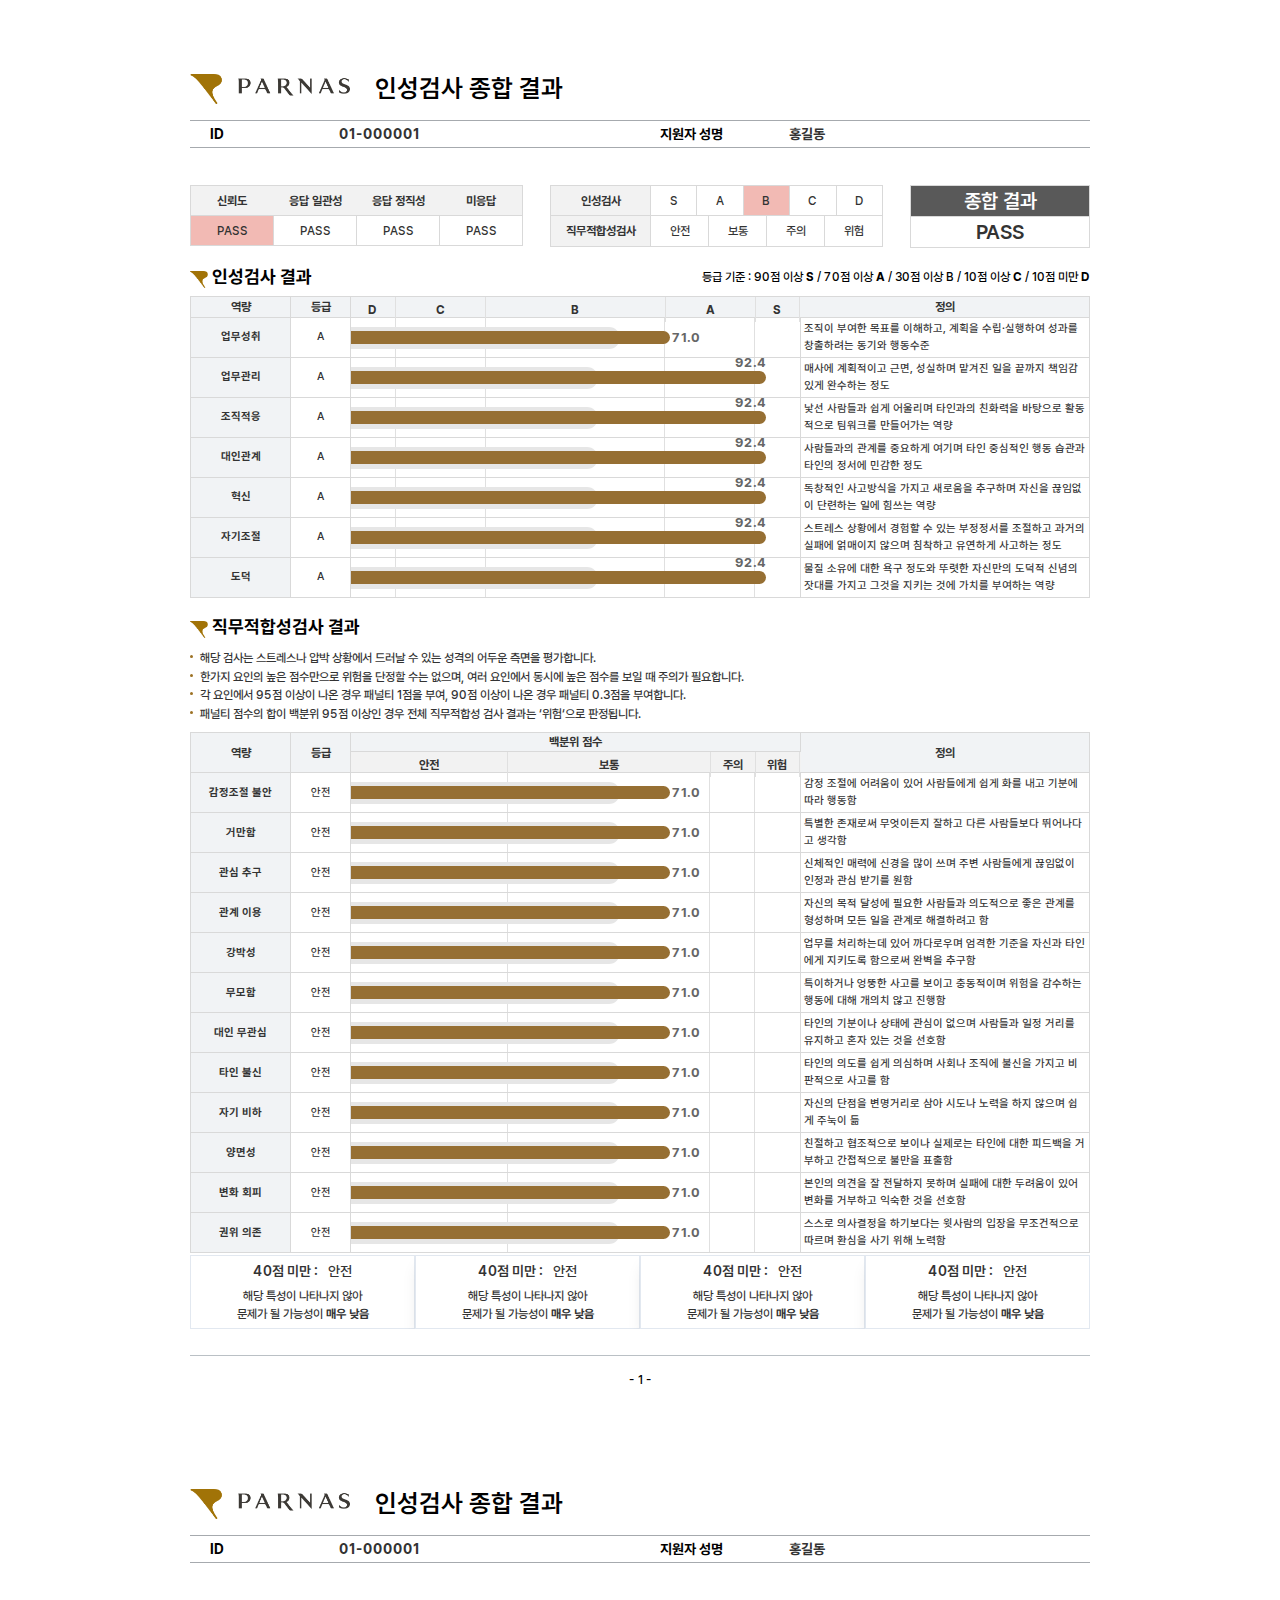
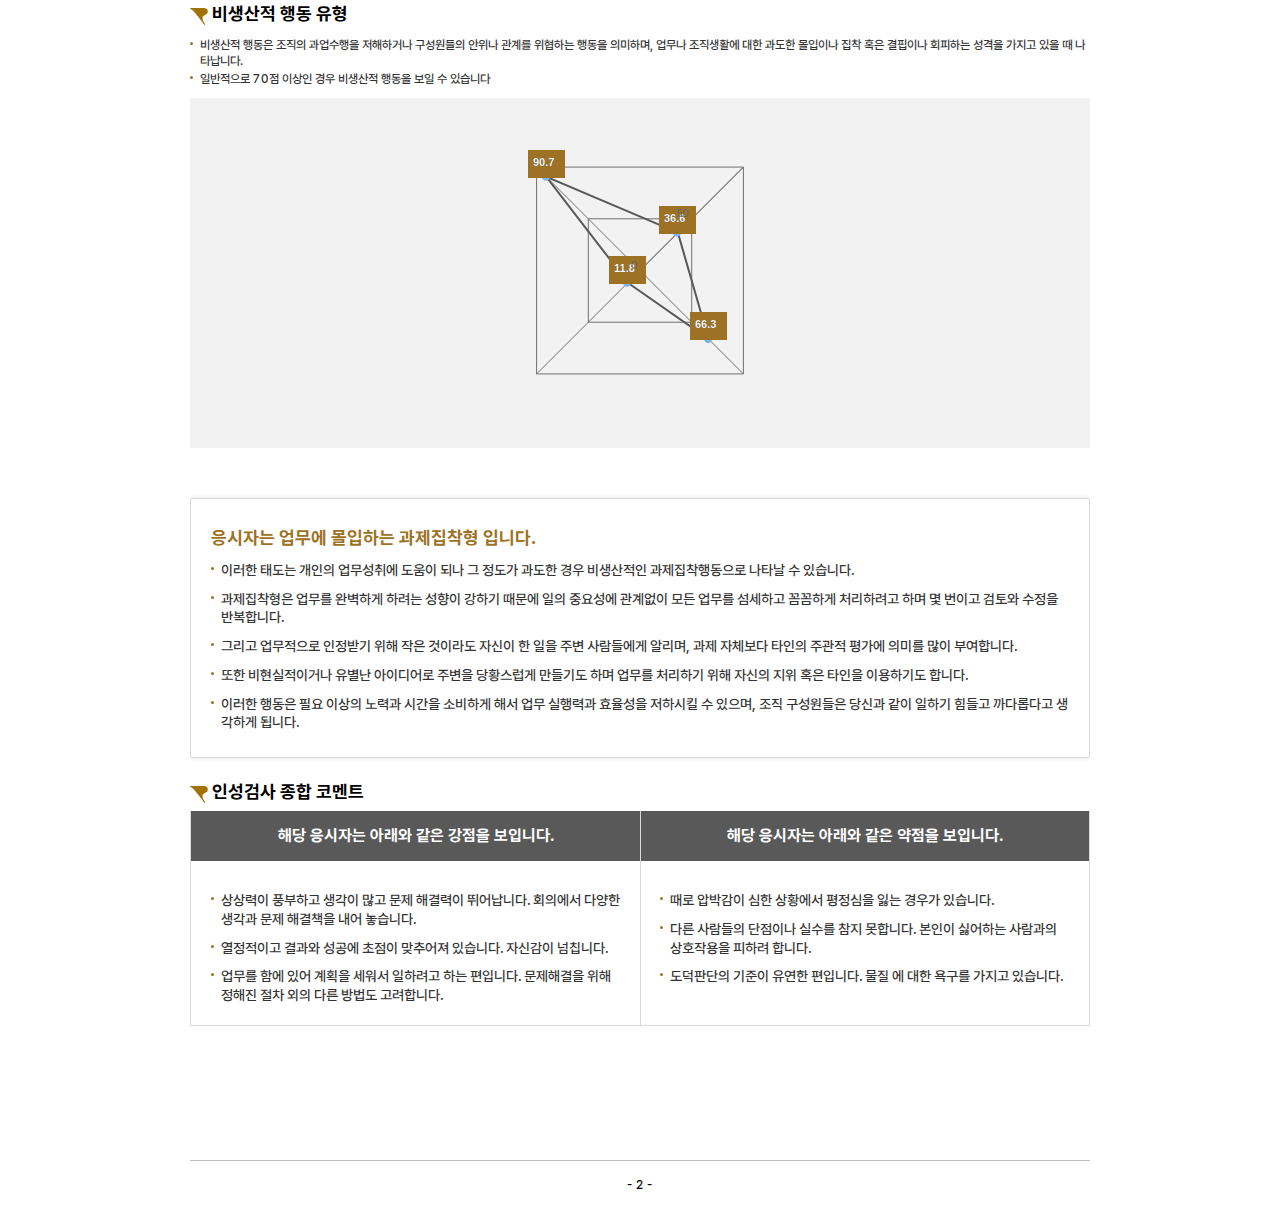
<file: index.html>
<!DOCTYPE html>
<!-- saved from url=(0068)https://hrms.wiselection.com/tools/project/write/personal_report.asp -->
<html xmlns="http://www.w3.org/1999/xhtml"><plasmo-csui id="brisk-teaching-extension-shadow-root"
	style="z-index: 2147483647;" data-extension-version="1.0.336"
	data-extension-name="Brisk Teaching – AI Assistant for Teachers"><template shadowrootmode="open">

		<div id="plasmo-shadow-container" style="z-index: 2147483647; position: relative;"
			class="news-article-without-article-tag">
			<div id="plasmo-overlay-0" class="plasmo-csui-container"
				style="display: flex; position: absolute; top: 0px; left: 0px;">
				<div class="content-popup right collapsed" data-testid="brisk-root" dir="ltr" lang="en-US"
					style="height: 30px; width: 30px; left: 1070px; top: 1043px; display: flex;"></div>
			</div>
		</div>
	</template></plasmo-csui>
<script async="" defer="" src="chrome-extension://pcblbflgdkdfdjpjifeppkljdnaekohj/GdocApi.bb24edea.js"
	type="text/javascript"></script>

<head>
	<meta http-equiv="Content-Type" content="text/html; charset=UTF-8">

	<meta http-equiv="Content-Script-Type" content="text/javascript">
	<meta http-equiv="Content-Style-Type" content="text/css">
	<title>개인레포트</title>

	<script>//디버깅용
		// setTimeout(function(){location.reload();},5000*100); // 5000밀리초 = 5초
	</script>

	<link rel="stylesheet" type="text/css" href="./source/default.css">
	<link rel="stylesheet" type="text/css" href="./source/common.css">


	<!--공통-->
	<script src="./source/jquery.min.js"></script>
	<!-- '오비맥주 커스텀 -->

	<script src="./source/tools.common.js"></script>

	<script src="./source/waitMe.min.js" type="text/javascript"></script>

	<script src="./source/highcharts.js"></script>
	<script src="./source/highcharts-more.js"></script>
	<script src="./source/exporting.js"></script>
	<style>
		.--brisk-axd {
			filter: blur(4px);
			user-select: none;
		}
	</style>
</head>

<body class="">
	<form id="frmReport" name="frmReport" method="post"
		action="https://hrms.wiselection.com/tools/project/write/personal_report.asp">
		<input type="hidden" id="P_IDX" name="P_IDX" value="1077">
		<input type="hidden" id="PN_IDX" name="PN_IDX" value="2833">
		<input type="hidden" id="PS_IDX" name="PS_IDX" value="8295">
		<input type="hidden" id="PN_TITLE" name="PN_TITLE" value="온라인 인성검사">
		<input type="hidden" id="USER_SNs" name="USER_SNs" value="01-000647">
		<input type="hidden" id="MODE" name="MODE" value="">
		<!-- 우아한 형제들 -->
		<input type="hidden" id="arrUSER_NM" name="arrUSER_NM" value="">
		<input type="hidden" id="arrUSER_ID" name="arrUSER_ID" value="">
	</form>

	<div id="wrap">
		<style>
			.report121 {
				padding-bottom: 5px;
				line-height: 130%;
			}
		</style>
		<!-- page 1 STR -->
		<div id="page_layout">
			<div class="page_in">
				<div id="header" class="header">
					<div class="header_tit">
						<h1 class="page_title">인성검사 종합 결과</h1>
					</div>
					<div class="header_infor">
						<dl>
							<dt>ID</dt>
							<dd class="al_left">01-000001</dd>
						</dl>
						<dl>
							<dt>지원자 성명</dt>
							<dd class="al_left">홍길동</dd>
						</dl>
					</div>
				</div>
				<div id="container">
					<div class="section">
						<div class="result_grid">
							<div class="result_grid1 tb_style">
								<table>
									<thead>
										<tr>
											<th>신뢰도</th>
											<th>응답 일관성</th>
											<th>응답 정직성</th>
											<th>미응답</th>
										</tr>
									</thead>
									<tbody>
										<tr>
											<td class="aw_bg">PASS</td>
											<td>PASS</td>
											<td>PASS</td>
											<td>PASS</td>
										</tr>
									</tbody>
								</table>
							</div>
							<div class="result_grid2 tb_style2">
								<table>
									<colgroup>
										<col style="width: 100px;">
										<col style="width: calc((100% - 100px) / 5);">
										<col style="width: calc((100% - 100px) / 5);">
										<col style="width: calc((100% - 100px) / 5);">
										<col style="width: calc((100% - 100px) / 5);">
										<col style="width: calc((100% - 100px) / 5);">
									</colgroup>
									<tbody>
										<tr>
											<th>인성검사</th>
											<td>S</td>
											<td>A</td>
											<td class="aw_bg">B</td>
											<td>C</td>
											<td>D</td>
										</tr>
									</tbody>
								</table>
								<table class="bdt0">
									<colgroup>
										<col style="width: 100px;">
										<col style="width: calc((100% - 100px) / 4);">
										<col style="width: calc((100% - 100px) / 4);">
										<col style="width: calc((100% - 100px) / 4);">
										<col style="width: calc((100% - 100px) / 4);">
									</colgroup>
									<tbody>
										<tr class="bdt0">
											<th>직무적합성검사</th>
											<td>안전</td>
											<td>보통</td>
											<td>주의</td>
											<td>위험</td>
										</tr>
									</tbody>
								</table>
							</div>

							<div class="result_grid3">
								<table>
									<tbody>
										<tr>
											<th>종합 결과</th>
										</tr>
										<tr>
											<td>PASS</td>
										</tr>
									</tbody>
								</table>
							</div>
						</div>
					</div>

					<div class="section">
						<h2 class="page_title2">
							<strong>인성검사 결과</strong>
							<p class="notic-text">등급 기준 : 90점 이상 <b>S</b> / 70점 이상 <b>A</b> / 30점 이상 <b></b>B</b> / 10점 이상 <b>C</b> /
								10점 미만 <b>D</b></p>
						</h2>
						<div class="tb_style_score">
							<table class="">
								<colgroup>
									<col style="width: 100px;">
									<col style="width: 60px;">
									<col style="width: 450px;">
									<col>
								</colgroup>
								<thead>
									<tr class="bg-gray">
										<th>역량</th>
										<th class="bd_l1">등급</th>
										<th style="padding:0;" class="bd_l1">
											<div class="graph-container">
												<div>D</div>
												<div>C</div>
												<div>B</div>
												<div>A</div>
												<div>S</div>
											</div>
										</th>
										<th>정의</th>
									</tr>
								</thead>
								<tbody>
									<tr>
										<td class="bg-gray">업무성취</td>
										<td>A</td>
										<td class="graph-cell">
											<div class="grid-line">
												<div></div>
												<div></div>
												<div></div>
												<div></div>
												<div></div>
											</div>
											<div class="bar-wrapper">
												<div class="bar-gray" style="width: 60%;"></div>
												<div class="bar-brown" style="width: 71.0%;">
													<span class="score-text">71.0</span>
												</div>
											</div>
										</td>
										<td class="definition">조직이 부여한 목표를 이해하고, 계획을 수립·실행하여 성과를 창출하려는 동기와 행동수준</td>
									</tr>
									<tr>
										<td class="bg-gray">업무관리</td>
										<td>A</td>
										<td class="graph-cell">
											<div class="grid-line">
												<div></div>
												<div></div>
												<div></div>
												<div></div>
												<div></div>
											</div>
											<div class="bar-wrapper">
												<div class="bar-gray" style="width: 55%;"></div>
												<div class="bar-brown score-overflow" style="width: 92.4%;">
													<span class="score-text">92.4</span>
												</div>
											</div>
										</td>
										<td class="definition">매사에 계획적이고 근면, 성실하며 맡겨진 일을 끝까지 책임감 있게 완수하는 정도</td>
									</tr>

									<tr>
										<td class="bg-gray">조직적응</td>
										<td>A</td>
										<td class="graph-cell">
											<div class="grid-line">
												<div></div>
												<div></div>
												<div></div>
												<div></div>
												<div></div>
											</div>
											<div class="bar-wrapper">
												<div class="bar-gray" style="width: 55%;"></div>
												<div class="bar-brown score-overflow" style="width: 92.4%;">
													<span class="score-text">92.4</span>
												</div>
											</div>
										</td>
										<td class="definition">낯선 사람들과 쉽게 어울리며 타인과의 친화력을 바탕으로 활동적으로 팀워크를 만들어가는 역량</td>
									</tr>
									<tr>
										<td class="bg-gray">대인관계</td>
										<td>A</td>
										<td class="graph-cell">
											<div class="grid-line">
												<div></div>
												<div></div>
												<div></div>
												<div></div>
												<div></div>
											</div>
											<div class="bar-wrapper">
												<div class="bar-gray" style="width: 55%;"></div>
												<div class="bar-brown score-overflow" style="width: 92.4%;">
													<span class="score-text">92.4</span>
												</div>
											</div>
										</td>
										<td class="definition">사람들과의 관계를 중요하게 여기며 타인 중심적인 행동 습관과 타인의 정서에 민감한 정도</td>
									</tr>
									<tr>
										<td class="bg-gray">혁신</td>
										<td>A</td>
										<td class="graph-cell">
											<div class="grid-line">
												<div></div>
												<div></div>
												<div></div>
												<div></div>
												<div></div>
											</div>
											<div class="bar-wrapper">
												<div class="bar-gray" style="width: 55%;"></div>
												<div class="bar-brown score-overflow" style="width: 92.4%;">
													<span class="score-text">92.4</span>
												</div>
											</div>
										</td>
										<td class="definition">독창적인 사고방식을 가지고 새로움을 추구하며 자신을 끊임없이 단련하는 일에 힘쓰는 역량</td>
									</tr>
									<tr>
										<td class="bg-gray">자기조절</td>
										<td>A</td>
										<td class="graph-cell">
											<div class="grid-line">
												<div></div>
												<div></div>
												<div></div>
												<div></div>
												<div></div>
											</div>
											<div class="bar-wrapper">
												<div class="bar-gray" style="width: 55%;"></div>
												<div class="bar-brown score-overflow" style="width: 92.4%;">
													<span class="score-text">92.4</span>
												</div>
											</div>
										</td>
										<td class="definition">스트레스 상황에서 경험할 수 있는 부정정서를 조절하고 과거의 실패에 얽매이지 않으며 침착하고 유연하게 사고하는 정도</td>
									</tr>
									<tr>
										<td class="bg-gray">도덕</td>
										<td>A</td>
										<td class="graph-cell">
											<div class="grid-line">
												<div></div>
												<div></div>
												<div></div>
												<div></div>
												<div></div>
											</div>
											<div class="bar-wrapper">
												<div class="bar-gray" style="width: 55%;"></div>
												<div class="bar-brown score-overflow" style="width: 92.4%;">
													<span class="score-text">92.4</span>
												</div>
											</div>
										</td>
										<td class="definition">물질 소유에 대한 욕구 정도와 뚜렷한 자신만의 도덕적 신념의 잣대를 가지고 그것을 지키는 것에 가치를 부여하는 역량</td>
									</tr>
								</tbody>
							</table>
						</div>
					</div>

					<div class="section">
						<h2 class="page_title2">
							직무적합성검사 결과
						</h2>
						<ul class="list_sm_type">
							<li>해당 검사는 스트레스나 압박 상황에서 드러날 수 있는 성격의 어두운 측면을 평가합니다.</li>
							<li>한가지 요인의 높은 점수만으로 위험을 단정할 수는 없으며, 여러 요인에서 동시에 높은 점수를 보일 때 주의가 필요합니다.</li>
							<li>각 요인에서 95점 이상이 나온 경우 패널티 1점을 부여, 90점 이상이 나온 경우 패널티 0.3점을 부여합니다.</li>
							<li>패널티 점수의 합이 백분위 95점 이상인 경우 전체 직무적합성 검사 결과는 ‘위험‘으로 판정됩니다.</li>
						</ul>

						<div class="tb_style_score">
							<table class="v2">
								<colgroup>
									<col style="width: 100px;">
									<col style="width: 60px;">
									<col style="width: 450px;">
									<col>
								</colgroup>
								<thead>
									<tr class="bg-gray">
										<th rowspan="2">역량</th>
										<th rowspan="2" class="bd_l1">등급</th>
										<th class="bd_1">백분위 점수</th>
										<th rowspan="2">정의</th>
									</tr>
									<tr>
										<th style="padding:0;" class="bd_l1">
											<div class="graph-container">
												<div>안전</div>
												<div>보통</div>
												<div>주의</div>
												<div>위험</div>
											</div>
										</th>
									</tr>
								</thead>
								<tbody>
									<tr>
										<td class="bg-gray">감정조절 불안</td>
										<td>안전</td>
										<td class="graph-cell">
											<div class="grid-line">
												<div></div>
												<div></div>
												<div></div>
												<div></div>
											</div>
											<div class="bar-wrapper">
												<div class="bar-gray" style="width: 60%;"></div>
												<div class="bar-brown" style="width: 71.0%;">
													<span class="score-text">71.0</span>
												</div>
											</div>
										</td>
										<td class="definition">감정 조절에 어려움이 있어 사람들에게 쉽게 화를 내고 기분에 따라 행동함</td>
									</tr>
									<tr>
										<td class="bg-gray">거만함</td>
										<td>안전</td>
										<td class="graph-cell">
											<div class="grid-line">
												<div></div>
												<div></div>
												<div></div>
												<div></div>
											</div>
											<div class="bar-wrapper">
												<div class="bar-gray" style="width: 60%;"></div>
												<div class="bar-brown" style="width: 71.0%;">
													<span class="score-text">71.0</span>
												</div>
											</div>
										</td>
										<td class="definition">특별한 존재로써 무엇이든지 잘하고 다른 사람들보다 뛰어나다고 생각함</td>
									</tr>
									<tr>
										<td class="bg-gray">관심 추구</td>
										<td>안전</td>
										<td class="graph-cell">
											<div class="grid-line">
												<div></div>
												<div></div>
												<div></div>
												<div></div>
											</div>
											<div class="bar-wrapper">
												<div class="bar-gray" style="width: 60%;"></div>
												<div class="bar-brown" style="width: 71.0%;">
													<span class="score-text">71.0</span>
												</div>
											</div>
										</td>
										<td class="definition">신체적인 매력에 신경을 많이 쓰며 주변 사람들에게 끊임없이 인정과 관심 받기를 원함</td>
									</tr>
									<tr>
										<td class="bg-gray">관계 이용</td>
										<td>안전</td>
										<td class="graph-cell">
											<div class="grid-line">
												<div></div>
												<div></div>
												<div></div>
												<div></div>
											</div>
											<div class="bar-wrapper">
												<div class="bar-gray" style="width: 60%;"></div>
												<div class="bar-brown" style="width: 71.0%;">
													<span class="score-text">71.0</span>
												</div>
											</div>
										</td>
										<td class="definition">자신의 목적 달성에 필요한 사람들과 의도적으로 좋은 관계를 형성하며 모든 일을 관계로 해결하려고 함</td>
									</tr>
									<tr>
										<td class="bg-gray">강박성</td>
										<td>안전</td>
										<td class="graph-cell">
											<div class="grid-line">
												<div></div>
												<div></div>
												<div></div>
												<div></div>
											</div>
											<div class="bar-wrapper">
												<div class="bar-gray" style="width: 60%;"></div>
												<div class="bar-brown" style="width: 71.0%;">
													<span class="score-text">71.0</span>
												</div>
											</div>
										</td>
										<td class="definition">업무를 처리하는데 있어 까다로우며 엄격한 기준을 자신과 타인에게 지키도록 함으로써 완벽을 추구함</td>
									</tr>
									<tr>
										<td class="bg-gray">무모함</td>
										<td>안전</td>
										<td class="graph-cell">
											<div class="grid-line">
												<div></div>
												<div></div>
												<div></div>
												<div></div>
											</div>
											<div class="bar-wrapper">
												<div class="bar-gray" style="width: 60%;"></div>
												<div class="bar-brown" style="width: 71.0%;">
													<span class="score-text">71.0</span>
												</div>
											</div>
										</td>
										<td class="definition">특이하거나 엉뚱한 사고를 보이고 충동적이며 위험을 감수하는 행동에 대해 개의치 않고 진행함</td>
									</tr>
									<tr>
										<td class="bg-gray">대인 무관심</td>
										<td>안전</td>
										<td class="graph-cell">
											<div class="grid-line">
												<div></div>
												<div></div>
												<div></div>
												<div></div>
											</div>
											<div class="bar-wrapper">
												<div class="bar-gray" style="width: 60%;"></div>
												<div class="bar-brown" style="width: 71.0%;">
													<span class="score-text">71.0</span>
												</div>
											</div>
										</td>
										<td class="definition">타인의 기분이나 상태에 관심이 없으며 사람들과 일정 거리를 유지하고 혼자 있는 것을 선호함</td>
									</tr>
									<tr>
										<td class="bg-gray">타인 불신</td>
										<td>안전</td>
										<td class="graph-cell">
											<div class="grid-line">
												<div></div>
												<div></div>
												<div></div>
												<div></div>
											</div>
											<div class="bar-wrapper">
												<div class="bar-gray" style="width: 60%;"></div>
												<div class="bar-brown" style="width: 71.0%;">
													<span class="score-text">71.0</span>
												</div>
											</div>
										</td>
										<td class="definition">타인의 의도를 쉽게 의심하며 사회나 조직에 불신을 가지고 비판적으로 사고를 함</td>
									</tr>
									<tr>
										<td class="bg-gray">자기 비하</td>
										<td>안전</td>
										<td class="graph-cell">
											<div class="grid-line">
												<div></div>
												<div></div>
												<div></div>
												<div></div>
											</div>
											<div class="bar-wrapper">
												<div class="bar-gray" style="width: 60%;"></div>
												<div class="bar-brown" style="width: 71.0%;">
													<span class="score-text">71.0</span>
												</div>
											</div>
										</td>
										<td class="definition">자신의 단점을 변명거리로 삼아 시도나 노력을 하지 않으며 쉽게 주눅이 듦</td>
									</tr>
									<tr>
										<td class="bg-gray">양면성</td>
										<td>안전</td>
										<td class="graph-cell">
											<div class="grid-line">
												<div></div>
												<div></div>
												<div></div>
												<div></div>
											</div>
											<div class="bar-wrapper">
												<div class="bar-gray" style="width: 60%;"></div>
												<div class="bar-brown" style="width: 71.0%;">
													<span class="score-text">71.0</span>
												</div>
											</div>
										</td>
										<td class="definition">친절하고 협조적으로 보이나 실제로는 타인에 대한 피드백을 거부하고 간접적으로 불만을 표출함</td>
									</tr>
									<tr>
										<td class="bg-gray">변화 회피</td>
										<td>안전</td>
										<td class="graph-cell">
											<div class="grid-line">
												<div></div>
												<div></div>
												<div></div>
												<div></div>
											</div>
											<div class="bar-wrapper">
												<div class="bar-gray" style="width: 60%;"></div>
												<div class="bar-brown" style="width: 71.0%;">
													<span class="score-text">71.0</span>
												</div>
											</div>
										</td>
										<td class="definition">본인의 의견을 잘 전달하지 못하며 실패에 대한 두려움이 있어 변화를 거부하고 익숙한 것을 선호함</td>
									</tr>
									<tr>
										<td class="bg-gray">권위 의존</td>
										<td>안전</td>
										<td class="graph-cell">
											<div class="grid-line">
												<div></div>
												<div></div>
												<div></div>
												<div></div>
											</div>
											<div class="bar-wrapper">
												<div class="bar-gray" style="width: 60%;"></div>
												<div class="bar-brown" style="width: 71.0%;">
													<span class="score-text">71.0</span>
												</div>
											</div>
										</td>
										<td class="definition">스스로 의사결정을 하기보다는 윗사람의 입장을 무조건적으로 따르며 환심을 사기 위해 노력함</td>
									</tr>
								</tbody>
							</table>
						</div>
						<div class="status-card-area">
							<div class="status-card">
								<div class="status-header">
									<span class="text">40점 미만 :</span>
									<span class="badge-safe">안전</span>
								</div>
								<div class="status-desc">
									해당 특성이 나타나지 않아<br>
									문제가 될 가능성이 <strong>매우 낮음</strong>
								</div>
							</div>
							<div class="status-card">
								<div class="status-header">
									<span class="text">40점 미만 :</span>
									<span class="badge-safe">안전</span>
								</div>
								<div class="status-desc">
									해당 특성이 나타나지 않아<br>
									문제가 될 가능성이 <strong>매우 낮음</strong>
								</div>
							</div>
							<div class="status-card">
								<div class="status-header">
									<span class="text">40점 미만 :</span>
									<span class="badge-safe">안전</span>
								</div>
								<div class="status-desc">
									해당 특성이 나타나지 않아<br>
									문제가 될 가능성이 <strong>매우 낮음</strong>
								</div>
							</div>
							<div class="status-card">
								<div class="status-header">
									<span class="text">40점 미만 :</span>
									<span class="badge-safe">안전</span>
								</div>
								<div class="status-desc">
									해당 특성이 나타나지 않아<br>
									문제가 될 가능성이 <strong>매우 낮음</strong>
								</div>
							</div>

						</div>
					</div>
				</div>
				<div id="footer">
					<p>- 1 -</p>
				</div>
			</div>
		</div>
		<!-- page 1 END -->

		<!-- page 2 STR -->
		<div id="page_layout" style="break-before:always;">
			<div class="page_in">
				<div id="header" class="header">
					<div class="header_tit">
						<h1 class="page_title">인성검사 종합 결과</h1>
					</div>
					<div class="header_infor">
						<dl>
							<dt>ID</dt>
							<dd class="al_left">01-000001</dd>
						</dl>
						<dl>
							<dt>지원자 성명</dt>
							<dd class="al_left">홍길동</dd>
						</dl>
					</div>
				</div>
				<div id="container">
					<div class="section">
						<h2 class="page_title2">비생산적 행동 유형</h2>
						<ul class="list_sm_type">
							<li>비생산적 행동은 조직의 과업수행을 저해하거나 구성원들의 안위나 관계를 위협하는 행동을 의미하며, 업무나 조직생활에 대한 과도한 몰입이나 집착 혹은 결핍이나 회피하는 성격을 가지고 있을
								때 나타납니다. </li>
							<li>일반적으로 70점 이상인 경우 비생산적 행동을 보일 수 있습니다</li>
						</ul>
						<div class="graph_diamond_areaNNN" style="height:350px;">
							<span style="color: rgb(255, 0, 0); ">
								<div id="divSpiderGrp135_01-000647_P0180"
									style="min-width: 350px; max-width: 900px; height: 350px; margin: 0 0" data-highcharts-chart="0">
									<div id="highcharts-067zmi3-0" class="highcharts-container "
										style="position: relative; overflow: hidden; width: 900px; height: 350px; text-align: left; line-height: normal; z-index: 0; -webkit-tap-highlight-color: rgba(0, 0, 0, 0);">
										<svg version="1.1" class="highcharts-root"
											style="font-family:&quot;Lucida Grande&quot;, &quot;Lucida Sans Unicode&quot;, Arial, Helvetica, sans-serif;font-size:12px;"
											xmlns="http://www.w3.org/2000/svg" width="900" height="350" viewBox="0 0 900 350">
											<desc>Created with Highcharts 5.0.14</desc>
											<defs>
												<clippath id="highcharts-067zmi3-1">
													<rect x="0" y="0" width="880" height="325" fill="none"></rect>
												</clippath>
											</defs>
											<rect fill="#F2F2F2" class="highcharts-background" x="0" y="0" width="900" height="350" rx="0"
												ry="0"></rect>
											<rect fill="none" class="highcharts-plot-background" x="10" y="10" width="880" height="325">
											</rect>
											<image preserveAspectRatio="none" x="10" y="10" width="880" height="325"
												href="http://hrms.wiselection.com/resources/report/wicat_a/images/bar_graph_bg7.png"></image>
											<g class="highcharts-pane-group"></g>
											<g class="highcharts-grid highcharts-xaxis-grid ">
												<path fill="none" stroke="#707073" stroke-width="1" class="highcharts-grid-line"
													d="M 450 172.5 L 553.4143667485325 69.08563325146743" opacity="1"></path>
												<path fill="none" stroke="#707073" stroke-width="1" class="highcharts-grid-line"
													d="M 450 172.5 L 553.4143667485325 275.9143667485326" opacity="1"></path>
												<path fill="none" stroke="#707073" stroke-width="1" class="highcharts-grid-line"
													d="M 450 172.5 L 346.5856332514674 275.9143667485326" opacity="1"></path>
												<path fill="none" stroke="#707073" stroke-width="1" class="highcharts-grid-line"
													d="M 450 172.5 L 346.5856332514674 69.08563325146743" opacity="1"></path>
												<path fill="none" stroke="#707073" stroke-width="1" class="highcharts-grid-line"
													d="M 450 172.5 L 553.4143667485325 69.0856332514674" opacity="1"></path>
											</g>
											<g class="highcharts-grid highcharts-yaxis-grid ">
												<path fill="none" stroke="#707073" stroke-width="1" class="highcharts-grid-line"
													d="M 450 172.5 L 450 172.5 L 450 172.5 L 450 172.5 L 450 172.5 L 450 172.5" opacity="1">
												</path>
												<path fill="none" stroke="#707073" stroke-width="1" class="highcharts-grid-line"
													d="M 501.70718337426626 120.7928166257337 L 501.70718337426626 120.7928166257337 L 398.2928166257337 120.7928166257337 L 398.29281662573374 224.2071833742663 L 501.70718337426626 224.2071833742663 L 501.70718337426626 120.7928166257337"
													opacity="1"></path>
												<path fill="none" stroke="#707073" stroke-width="1" class="highcharts-grid-line"
													d="M 553.4143667485325 69.08563325146743 L 553.4143667485325 69.0856332514674 L 346.5856332514674 69.08563325146743 L 346.5856332514674 275.9143667485326 L 553.4143667485325 275.9143667485326 L 553.4143667485325 69.08563325146743"
													opacity="1"></path>
											</g>
											<rect fill="none" class="highcharts-plot-border" x="10" y="10" width="880" height="325"></rect>
											<g class="highcharts-axis highcharts-xaxis ">
												<path fill="none" class="highcharts-axis-line"
													d="M 553.4143667485325 69.08563325146743 A 146.25 146.25 0 1 1 553.3109006918406 68.98227060913364 M 450 172.5 A 0 0 0 1 0 450 172.5 ">
												</path>
											</g>
											<g class="highcharts-axis highcharts-yaxis ">
												<path fill="none" class="highcharts-axis-line"
													d="M 450 172.5 L 553.4143667485325 69.08563325146743"></path>
											</g>
											<g class="highcharts-series-group">
												<g class="highcharts-series highcharts-series-0 highcharts-line-series highcharts-color-0 "
													transform="translate(10,10) scale(1 1)" clip-path="url(#highcharts-067zmi3-1)">
													<path fill="none"
														d="M 477.8496582299629 124.65034177003707 L 508.5637251542769 231.06372515427734 L 427.7971047236731 174.70289527632676 L 346.2031693590819 68.70316935907996 L 477.8496582299629 124.65034177003707"
														class="highcharts-graph" stroke="#7cb5ec" stroke-width="2" stroke-linejoin="round"
														stroke-linecap="round"></path>
													<path fill="none"
														d="M 467.8496582299629 124.65034177003707 L 477.8496582299629 124.65034177003707 L 508.5637251542769 231.06372515427734 L 427.7971047236731 174.70289527632676 L 346.2031693590819 68.70316935907996 L 477.8496582299629 124.65034177003707 L 487.8496582299629 124.65034177003707"
														stroke-linejoin="round" visibility="visible" stroke="rgba(192,192,192,0.0001)"
														stroke-width="22" class="highcharts-tracker"></path>
												</g>
												<g class="highcharts-markers highcharts-series-0 highcharts-line-series highcharts-color-0 highcharts-tracker "
													transform="translate(10,10) scale(1 1)" clip-path="none">
													<path fill="#7cb5ec" d="M 508 231.06372515427734 A 0 0 0 1 1 508 231.06372515427734 Z"
														class="highcharts-halo highcharts-color-0" fill-opacity="0.25"></path>
													<path fill="rgb(124,181,236)"
														d="M 481 124.65034177003707 A 4 4 0 1 1 480.9999980000002 124.64634177070374 Z"
														class="highcharts-point highcharts-color-0 " stroke-width="0.0004835326609375912"></path>
													<path fill="rgb(124,181,236)"
														d="M 512 231.06372515427734 A 4 4 0 1 1 511.9999980000002 231.059725154944 Z"
														class="highcharts-point highcharts-color-0 " stroke-width="0.00035526367970539763"></path>
													<path fill="rgb(124,181,236)"
														d="M 431 174.70289527632676 A 4 4 0 1 1 430.9999980000002 174.69889527699343 Z"
														class="highcharts-point highcharts-color-0 " stroke-width="0.0008858550192154535"></path>
													<path fill="rgb(124,181,236)"
														d="M 350 68.70316935907996 A 4 4 0 1 1 349.9999980000002 68.69916935974663 Z"
														class="highcharts-point highcharts-color-0 " stroke-width="0.0016670359829851211"></path>
												</g>
											</g>
											<g class="highcharts-data-labels highcharts-series-0 highcharts-line-series highcharts-color-0 "
												visibility="visible" transform="translate(10,10) scale(1 1)">
												<g class="highcharts-label highcharts-data-label highcharts-data-label-color-0 "
													transform="translate(459,98)">
													<rect fill="#003399" class="highcharts-label-box highcharts-data-label-box" x="0" y="0"
														width="37" height="28" rx="0" ry="0"></rect><text x="5"
														style="font-size:11px;font-weight:bold;color:#FFFFFF;fill:#FFFFFF;" y="16">
														<tspan x="5" y="16" class="highcharts-text-outline" fill="#000000" stroke="#000000"
															stroke-width="0px" stroke-linejoin="round" style="">36.6</tspan>
														<tspan x="5" y="16">36.6</tspan>
													</text>
												</g>
												<g class="highcharts-label highcharts-data-label highcharts-data-label-color-0 "
													transform="translate(490,204)">
													<rect fill="#003399" class="highcharts-label-box highcharts-data-label-box" x="0" y="0"
														width="37" height="28" rx="0" ry="0"></rect><text x="5"
														style="font-size:11px;font-weight:bold;color:#FFFFFF;fill:#FFFFFF;" y="16">
														<tspan x="5" y="16" class="highcharts-text-outline" fill="#000000" stroke="#000000"
															stroke-width="0px" stroke-linejoin="round">66.3</tspan>
														<tspan x="5" y="16">66.3</tspan>
													</text>
												</g>
												<g class="highcharts-label highcharts-data-label highcharts-data-label-color-0 "
													transform="translate(409,148)">
													<rect fill="#003399" class="highcharts-label-box highcharts-data-label-box" x="0" y="0"
														width="37" height="28" rx="0" ry="0"></rect><text x="5"
														style="font-size:11px;font-weight:bold;color:#FFFFFF;fill:#FFFFFF;" y="16">
														<tspan x="5" y="16" class="highcharts-text-outline" fill="#000000" stroke="#000000"
															stroke-width="0px" stroke-linejoin="round">11.8</tspan>
														<tspan x="5" y="16">11.8</tspan>
													</text>
												</g>
												<g class="highcharts-label highcharts-data-label highcharts-data-label-color-0 "
													transform="translate(328,42)">
													<rect fill="#003399" class="highcharts-label-box highcharts-data-label-box" x="0" y="0"
														width="37" height="28" rx="0" ry="0"></rect><text x="5"
														style="font-size:11px;font-weight:bold;color:#FFFFFF;fill:#FFFFFF;" y="16">
														<tspan x="5" y="16" class="highcharts-text-outline" fill="#000000" stroke="#000000"
															stroke-width="0px" stroke-linejoin="round">90.7</tspan>
														<tspan x="5" y="16">90.7</tspan>
													</text>
												</g>
											</g>
											<g class="highcharts-axis-labels highcharts-xaxis-labels "><text x="564.0209684663308"
													style="color:#666666;cursor:default;font-size:18px;font-weight::bold;fill:#666666;"
													transform="translate(0,0)" text-anchor="start" y="75.47903153366923" opacity="1"></text><text
													x="564.0209684663308"
													style="color:#666666;cursor:default;font-size:18px;font-weight::bold;fill:#666666;"
													transform="translate(0,0)" text-anchor="start" y="303.52096846633077" opacity="1"></text><text
													x="335.97903153366923"
													style="color:#666666;cursor:default;font-size:18px;font-weight::bold;fill:#666666;"
													transform="translate(0,0)" text-anchor="end" y="303.5209684663308" opacity="1"></text><text
													x="335.9790315336692"
													style="color:#666666;cursor:default;font-size:18px;font-weight::bold;fill:#666666;"
													transform="translate(0,0)" text-anchor="end" y="75.47903153366923" opacity="1"></text><text
													x="0" style="color:#666666;cursor:default;font-size:18px;font-weight::bold;fill:#666666;"
													transform="translate(0,0)" text-anchor="start" y="-9999">
													<tspan>4</tspan>
												</text></g>
											<g class="highcharts-axis-labels highcharts-yaxis-labels "><text x="447"
													style="color:#666666;cursor:default;font-size:11px;fill:#666666;" text-anchor="end"
													transform="translate(0,0)" y="170.5" opacity="1">
													<tspan>0</tspan>
												</text><text x="498.70718337426626"
													style="color:#666666;cursor:default;font-size:11px;fill:#666666;" text-anchor="end"
													transform="translate(0,0)" y="118.7928166257337" opacity="1">
													<tspan>50</tspan>
												</text><text x="0" style="color:#666666;cursor:default;font-size:11px;fill:#666666;"
													text-anchor="end" transform="translate(0,0)" y="-9999">
													<tspan>100</tspan>
												</text></g>
											<g class="highcharts-label highcharts-tooltip highcharts-color-0"
												style="cursor:default;pointer-events:none;white-space:nowrap;" transform="translate(487,-9999)"
												opacity="0" visibility="visible">
												<path fill="none" class="highcharts-label-box highcharts-tooltip-box"
													d="M 3.5 0.5 L 61.5 0.5 C 64.5 0.5 64.5 0.5 64.5 3.5 L 64.5 32.5 C 64.5 35.5 64.5 35.5 61.5 35.5 L 37.5 35.5 31.5 41.5 25.5 35.5 3.5 35.5 C 0.5 35.5 0.5 35.5 0.5 32.5 L 0.5 3.5 C 0.5 0.5 0.5 0.5 3.5 0.5"
													isShadow="true" stroke="#000000" stroke-opacity="0.049999999999999996" stroke-width="5"
													transform="translate(1, 1)"></path>
												<path fill="none" class="highcharts-label-box highcharts-tooltip-box"
													d="M 3.5 0.5 L 61.5 0.5 C 64.5 0.5 64.5 0.5 64.5 3.5 L 64.5 32.5 C 64.5 35.5 64.5 35.5 61.5 35.5 L 37.5 35.5 31.5 41.5 25.5 35.5 3.5 35.5 C 0.5 35.5 0.5 35.5 0.5 32.5 L 0.5 3.5 C 0.5 0.5 0.5 0.5 3.5 0.5"
													isShadow="true" stroke="#000000" stroke-opacity="0.09999999999999999" stroke-width="3"
													transform="translate(1, 1)"></path>
												<path fill="none" class="highcharts-label-box highcharts-tooltip-box"
													d="M 3.5 0.5 L 61.5 0.5 C 64.5 0.5 64.5 0.5 64.5 3.5 L 64.5 32.5 C 64.5 35.5 64.5 35.5 61.5 35.5 L 37.5 35.5 31.5 41.5 25.5 35.5 3.5 35.5 C 0.5 35.5 0.5 35.5 0.5 32.5 L 0.5 3.5 C 0.5 0.5 0.5 0.5 3.5 0.5"
													isShadow="true" stroke="#000000" stroke-opacity="0.15" stroke-width="1"
													transform="translate(1, 1)"></path>
												<path fill="rgba(247,247,247,0.85)" class="highcharts-label-box highcharts-tooltip-box"
													d="M 3.5 0.5 L 61.5 0.5 C 64.5 0.5 64.5 0.5 64.5 3.5 L 64.5 32.5 C 64.5 35.5 64.5 35.5 61.5 35.5 L 37.5 35.5 31.5 41.5 25.5 35.5 3.5 35.5 C 0.5 35.5 0.5 35.5 0.5 32.5 L 0.5 3.5 C 0.5 0.5 0.5 0.5 3.5 0.5"
													stroke="#7cb5ec" stroke-width="1"></path><text x="8"
													style="font-size:12px;color:#333333;fill:#333333;" y="20">
													<tspan x="8">점수: </tspan>
													<tspan style="font-weight:bold" dx="0">66</tspan>
												</text>
											</g>
										</svg>
									</div>
								</div>
							</span>
						</div>

						<div class="list_box_type">
							<h4>응시자는 업무에 몰입하는 과제집착형 입니다.</h4>
							<ul class="list_md_type">
								<li>이러한 태도는 개인의 업무성취에 도움이 되나 그 정도가 과도한 경우 비생산적인 과제집착행동으로 나타날 수 있습니다.</li>
								<li>과제집착형은 업무를 완벽하게 하려는 성향이 강하기 때문에 일의 중요성에 관계없이 모든 업무를 섬세하고 꼼꼼하게 처리하려고 하며 몇 번이고 검토와 수정을 반복합니다. </li>
								<li>그리고 업무적으로 인정받기 위해 작은 것이라도 자신이 한 일을 주변 사람들에게 알리며, 과제 자체보다 타인의 주관적 평가에 의미를 많이 부여합니다. </li>
								<li>또한 비현실적이거나 유별난 아이디어로 주변을 당황스럽게 만들기도 하며 업무를 처리하기 위해 자신의 지위 혹은 타인을 이용하기도 합니다.</li>
								<li>이러한 행동은 필요 이상의 노력과 시간을 소비하게 해서 업무 실행력과 효율성을 저하시킬 수 있으며, 조직 구성원들은 당신과 같이 일하기 힘들고 까다롭다고 생각하게 됩니다.</li>
							</ul>
						</div>
					</div>

					<div class="section">
						<h2 class="page_title2">인성검사 종합 코멘트</h2>
						<div class="comment_area">
							<div class="comment_item">
								<strong>해당 응시자는 아래와 같은 강점을 보입니다.</strong>
								<ul>
									<li>상상력이 풍부하고 생각이 많고 문제 해결력이 뛰어납니다. 회의에서 다양한 생각과 문제 해결책을 내어 놓습니다.</li>
									<li>열정적이고 결과와 성공에 초점이 맞추어져 있습니다. 자신감이 넘칩니다.</li>
									<li>업무를 함에 있어 계획을 세워서 일하려고 하는 편입니다. 문제해결을 위해 정해진 절차 외의 다른 방법도 고려합니다.</li>
								</ul>
							</div>
							<div class="comment_item">
								<strong>해당 응시자는 아래와 같은 약점을 보입니다.</strong>
								<ul>
									<li>때로 압박감이 심한 상황에서 평정심을 잃는 경우가 있습니다.</li>
									<li>다른 사람들의 단점이나 실수를 참지 못합니다. 본인이 싫어하는 사람과의 상호작용을 피하려 합니다.</li>
									<li>도덕판단의 기준이 유연한 편입니다. 물질 에 대한 욕구를 가지고 있습니다.</li>
								</ul>
							</div>
						</div>
					</div>



				</div>
				<div id="footer" style="margin-top: 0px;">
					<p>- 2 -</p>
				</div>
			</div>
		</div>
		<!-- page 2 END -->

</body>

</html>
</file>
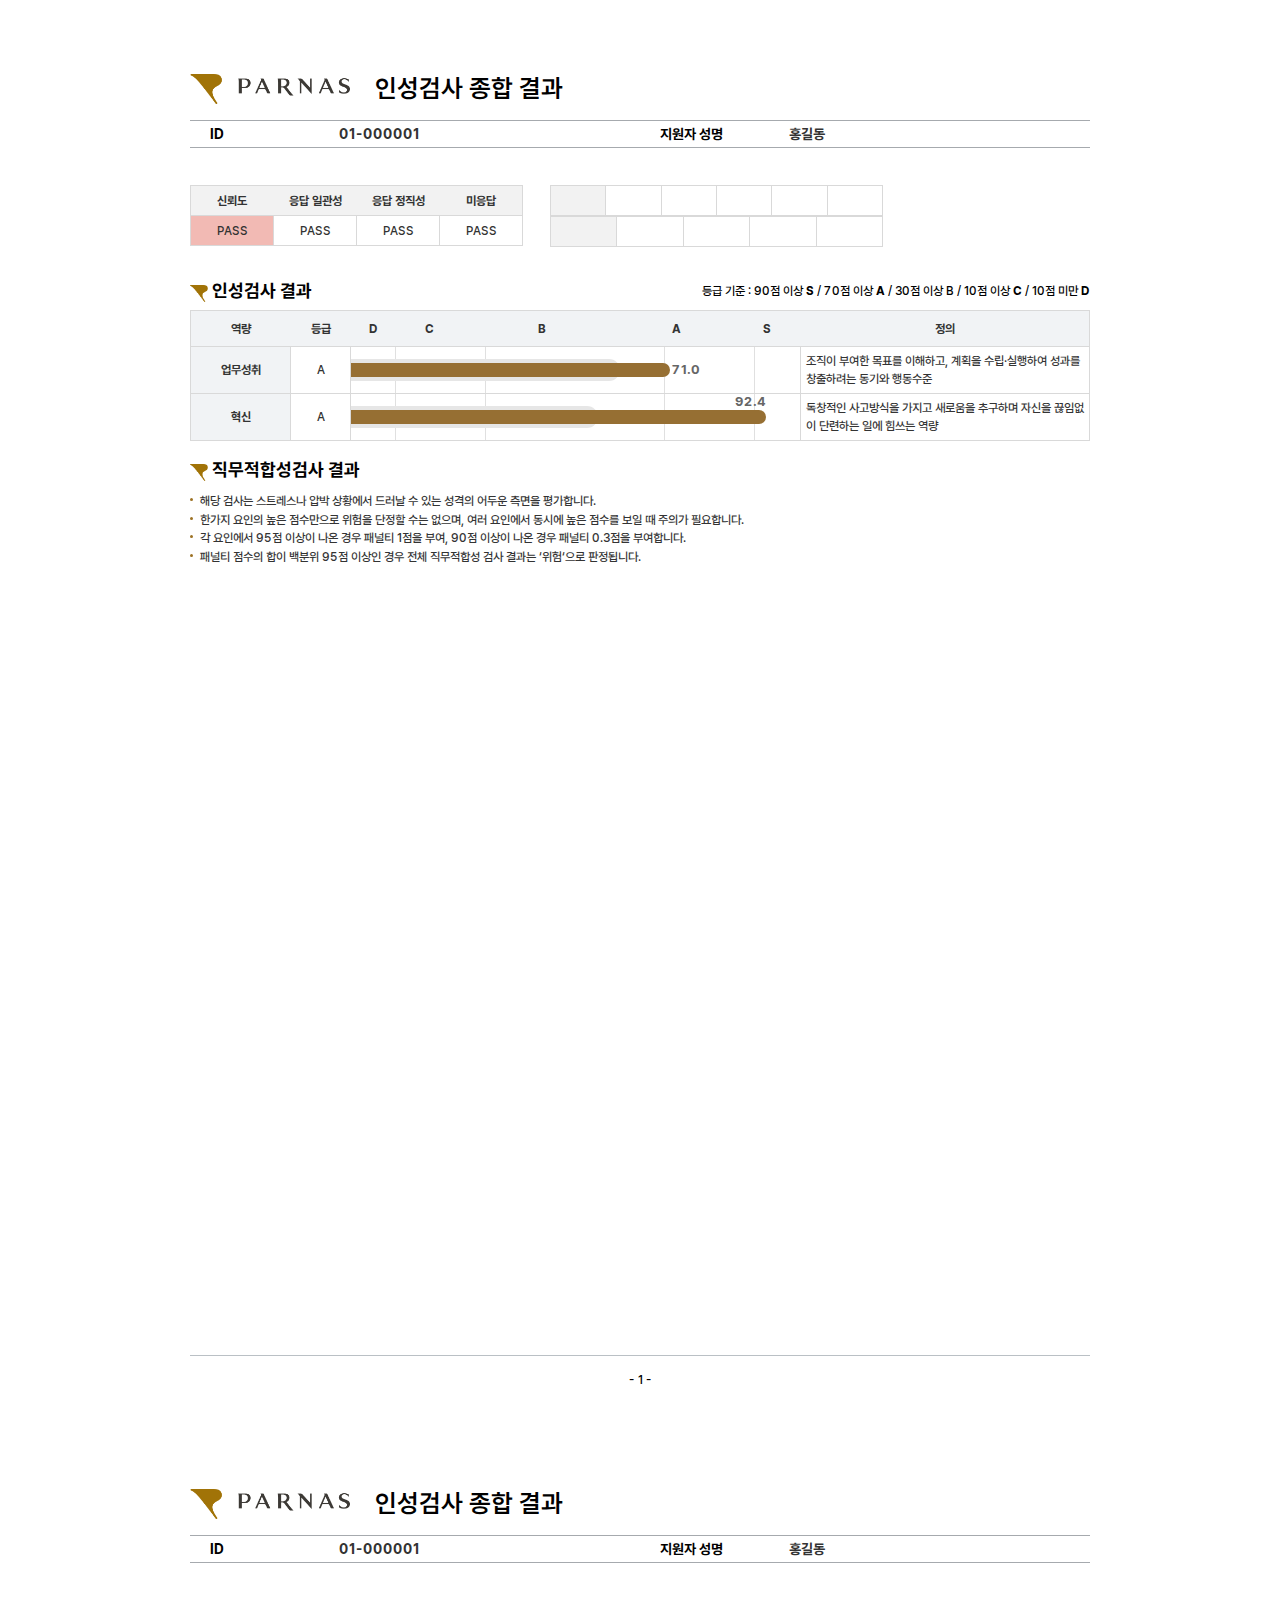
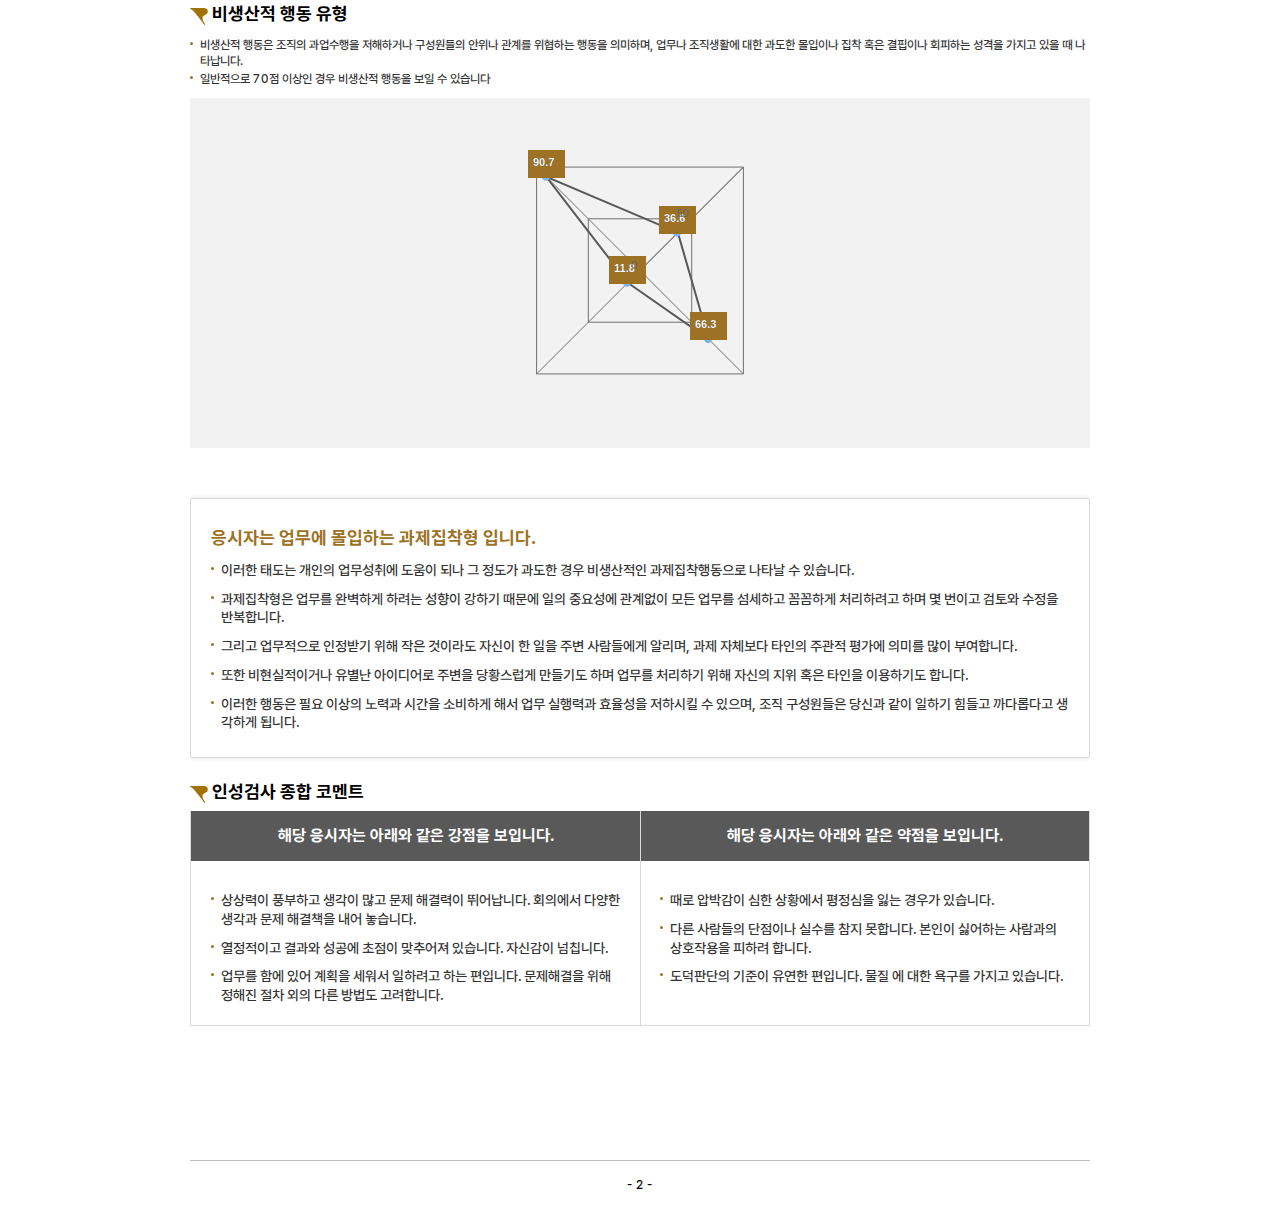
<file: back.html>
<!DOCTYPE html>
<!-- saved from url=(0068)https://hrms.wiselection.com/tools/project/write/personal_report.asp -->
<html xmlns="http://www.w3.org/1999/xhtml"><plasmo-csui id="brisk-teaching-extension-shadow-root"
	style="z-index: 2147483647;" data-extension-version="1.0.336"
	data-extension-name="Brisk Teaching – AI Assistant for Teachers"><template shadowrootmode="open">
		<style>
			@media print {
				.content-popup {
					visibility: hidden
				}
			}

			@media (prefers-color-scheme:dark) {
				:host * {
					color-scheme: light only
				}
			}

			:host {
				all: initial
			}

			#plasmo-shadow-container {
				pointer-events: all;
				text-indent: 0
			}

			#plasmo-shadow-container.news-article-with-article-tag,
			#plasmo-shadow-container.news-article-without-article-tag {
				z-index: 2147483647 !important
			}

			#plasmo-shadow-container.forms-page,
			#plasmo-shadow-container.slides-page,
			#plasmo-shadow-container.google-docs {
				z-index: 902 !important
			}

			.content-popup {
				font-family: sans-serif;
				display: none;
				position: fixed
			}

			.content-popup.left .menu {
				padding-inline-start: 10px
			}

			.content-popup.left .content-container {
				transform-origin: 0 100%
			}

			.content-popup.left .expanded-container:after {
				left: -8px;
				transform: rotate(0)
			}

			.content-popup.left .error-icon {
				right: -7px
			}

			.content-popup.left .profile-photo {
				left: -7.5px
			}

			.content-popup.right .content-container {
				transform-origin: 100% 100%
			}

			.content-popup.right .expanded-container:after {
				right: -8px;
				transform: rotate(180deg)
			}

			.content-popup.right .error-icon {
				left: -7px
			}

			.content-popup.right .profile-photo {
				right: -7.5px
			}

			.content-popup .logo {
				filter: drop-shadow(0 0 5px #00000040)
			}

			.content-popup .logo:hover:active {
				cursor: move
			}

			.content-popup .header-text {
				margin-bottom: 10px;
				font-size: 14px
			}

			.content-popup .gpt-prompt {
				flex-direction: column;
				display: flex
			}

			.content-popup .gpt-prompt select {
				filter: drop-shadow(1px 1px 1px #ccc);
				border: 1px solid #ccc;
				border-radius: 5px;
				outline: none;
				font-weight: 400
			}

			.content-popup .gpt-prompt-logo {
				margin-right: 15px
			}

			.content-popup .gpt-prompt-toggle-button {
				color: #4338ca;
				cursor: pointer;
				background: #fff;
				border: 1px solid #4338ca;
				border-radius: 5px;
				margin: 0 8px 5px 0;
				padding: 3px 15px
			}

			.content-popup .gpt-prompt-toggle-button:last-child {
				margin-right: 0
			}

			.content-popup .gpt-prompt-toggle-button:hover {
				background-color: #e4dfee
			}

			.content-popup .gpt-prompt-toggle-button.selected {
				background-color: #e4c7e9
			}

			.content-popup .gpt-prompt-input {
				word-break: break-word
			}

			.content-popup .gpt-prompt-input .highlight {
				background-color: #f6ff8d
			}

			.content-popup .gpt-prompt-footer {
				justify-content: space-between;
				display: flex
			}

			.content-popup .gpt-prompt-footer-note {
				color: #666;
				align-items: center;
				font-size: 14px;
				display: flex
			}

			.content-popup .gpt-prompt-footer-note label {
				align-items: center;
				display: flex
			}

			.content-popup .icon_white {
				filter: invert()sepia(0%)saturate(7500%)hue-rotate(134deg)brightness(107%)contrast(98%)
			}

			.content-popup .tooltip {
				color: #fff;
				cursor: default;
				white-space: pre-wrap;
				border-radius: 10px;
				padding: 16px;
				font-size: 14px;
				display: flex;
				position: absolute;
				filter: drop-shadow(0 0 #fff) !important
			}

			.content-popup .tooltip .x-button {
				color: #fff;
				display: flex
			}

			.content-popup .tooltip.black {
				background-color: #000000b3
			}

			.content-popup .tooltip.grey {
				background-color: #4d4d4db3
			}

			.content-popup .tooltip.pink {
				background-color: #fe2fe5b3
			}

			.content-popup .tooltip.teal {
				background-color: #17637b
			}

			.content-popup .tooltip.indigo {
				background-color: #3730a3b3
			}

			.content-popup .tooltip.dark-refresh {
				background-color: #000
			}

			.content-popup .tooltip:after {
				content: "";
				border-top: 10px solid #0000;
				border-bottom: 10px solid #0000;
				border-left: none;
				width: 0;
				height: 0;
				position: absolute
			}

			.content-popup .tooltip.black:after {
				border-right: 10px solid #000000b3
			}

			.content-popup .tooltip.pink:after {
				border-right: 10px solid #fe2fe5b3
			}

			.content-popup .tooltip.teal:after {
				border-right: 10px solid #17637b
			}

			.content-popup .tooltip.dark-refresh:after {
				border-right: 10px solid #000
			}

			.content-popup .tooltip.left,
			.content-popup .tooltip.right {
				align-content: center;
				width: 200px;
				bottom: -5px;
				transform: translateY(0%)
			}

			.content-popup .tooltip.left:after,
			.content-popup .tooltip.right:after {
				bottom: 10px;
				transform: rotate(0)
			}

			.content-popup .tooltip.left {
				right: calc(100% + 12px)
			}

			.content-popup .tooltip.left:after {
				left: 100%;
				transform: rotate(180deg)
			}

			.content-popup .tooltip.right {
				left: calc(100% + 12px)
			}

			.content-popup .tooltip.right:after {
				right: 100%;
				transform: rotate(0)
			}

			.content-popup .tooltip.bottom,
			.content-popup .tooltip.top {
				justify-content: center;
				width: 200px;
				left: 50%;
				transform: translate(-50%)
			}

			.content-popup .tooltip.button-top {
				justify-content: center;
				width: 200px;
				bottom: calc(100% - 40px);
				left: 48%
			}

			.content-popup .tooltip.button-top:after {
				top: calc(100% - 5px);
				transform: rotate(-90deg)
			}

			.content-popup .tooltip.button-left {
				align-content: center;
				width: 200px;
				bottom: 155px;
				right: calc(100% - 13px);
				transform: translateY(0%)
			}

			.content-popup .tooltip.button-left:after {
				bottom: 10px;
				left: 100%;
				transform: rotate(180deg)
			}

			.content-popup .tooltip.modal-left {
				z-index: 100;
				align-content: center;
				width: 200px;
				bottom: 240px;
				right: calc(100% + 5px);
				transform: translateY(0%)
			}

			.content-popup .tooltip.modal-left:after {
				bottom: 10px;
				left: 100%;
				transform: rotate(180deg)
			}

			.content-popup .tooltip.button-top-left {
				z-index: 100;
				align-content: center;
				width: 200px;
				bottom: 358px;
				right: calc(100% + 81px);
				transform: translateY(0%)
			}

			.content-popup .tooltip.button-top-left:after {
				bottom: 10px;
				left: 100%;
				transform: rotate(180deg)
			}

			.content-popup .tooltip.button-right {
				justify-content: center;
				width: 200px;
				bottom: calc(100% - 90px);
				left: 48%
			}

			.content-popup .tooltip.button-right:after {
				top: calc(100% - 5px);
				transform: rotate(-90deg)
			}

			.content-popup .tooltip.bottom {
				top: calc(100% + 10px)
			}

			.content-popup .tooltip.bottom:after {
				top: -10px;
				transform: rotate(90deg)
			}

			.content-popup .tooltip.top {
				bottom: calc(100% + 10px)
			}

			.content-popup .tooltip.top:after {
				top: calc(100% - 5px);
				transform: rotate(-90deg)
			}

			.content-popup .tooltip.lexile-conversion-tooltip {
				padding: 10px 25px 10px 10px
			}

			.content-popup .tooltip.wide {
				width: 316px
			}

			.content-popup .edits-text-container {
				align-items: center;
				display: flex
			}

			.content-popup .edits-text-container .edits-count {
				background-color: #d9d9d9;
				border-radius: 5px;
				height: 25px;
				margin-bottom: 1px;
				margin-right: 10px;
				padding: 7px 5px 0;
				font-weight: 700
			}

			.content-popup .score-note a {
				cursor: pointer;
				font-size: 14px;
				text-decoration: underline
			}

			.content-popup .error-icon {
				filter: drop-shadow(1px 1px 1px #666);
				position: absolute;
				top: 1px
			}

			.content-popup .profile-photo {
				border: 1px solid #999;
				border-radius: 50%;
				width: 15px;
				height: 15px;
				position: absolute;
				bottom: 0
			}

			.content-popup .menu {
				list-style: none;
				position: absolute;
				bottom: -10px
			}

			.content-popup .menu.is-fading {
				animation-name: fadeOut;
				animation-duration: 2s
			}

			@keyframes fadeOut {
				0% {
					opacity: 1
				}

				to {
					opacity: 0
				}
			}

			.content-popup .x-button {
				color: #888;
				cursor: pointer;
				background-color: #0000;
				border: none;
				font-size: 12px
			}

			.content-popup .option-button {
				cursor: pointer;
				border: none;
				border-radius: 5px;
				align-items: center;
				padding: 8px 10px;
				font-size: 12px;
				font-weight: bolder;
				display: flex
			}

			.content-popup .option-button.disabled {
				color: #999;
				cursor: default
			}

			.content-popup .option-button.primary {
				background-color: #d2cffb
			}

			.content-popup .option-button.secondary {
				background-color: #d9d9d9
			}

			.content-popup .option-button.small {
				padding: 2px
			}

			.content-popup .option-button .emoji {
				margin-right: 5px
			}

			.content-popup .feedback-chunk {
				border: none;
				border-radius: 8px;
				padding: 8px;
				box-shadow: 2px 2px 10px 3px #dedede
			}

			.content-popup .pill-button {
				cursor: pointer;
				border: 1px solid #666;
				border-radius: 5px;
				align-items: center;
				margin-right: 5px;
				padding: 8px 10px;
				font-size: 12px;
				font-weight: bolder;
				display: flex
			}

			.content-popup .pill-button.disabled {
				color: #999;
				cursor: default
			}

			.content-popup .pill-button .emoji {
				margin-right: 5px
			}

			.content-popup .menu-pill-container {
				border-radius: 10px;
				margin-bottom: -5px
			}

			.content-popup .menu-pill-container.is-fading,
			.content-popup .expanded-container.is-fading {
				animation-name: fadeOut;
				animation-duration: 2s
			}

			.content-popup .expanded-container:after {
				content: "";
				border: 10px solid #0000;
				border-left: none;
				border-right-color: #fff0;
				width: 0;
				height: 0;
				position: absolute;
				bottom: 18px;
				box-shadow: -20px 0 20px #0d264c30
			}

			.content-popup .call-to-action-button {
				margin-top: 10px
			}

			.content-popup .pdf_doc_container,
			.content-popup .pdf_rubric_container {
				background: #fff;
				padding: 20px
			}

			.content-popup .pdf_rubric_container table,
			.content-popup .pdf_rubric_container th,
			.content-popup .pdf_rubric_container td {
				border-collapse: collapse;
				border: 1px solid
			}

			.content-popup .pdf_rubric_container td {
				padding: 2px 5px
			}

			.content-popup .feedback-unlock-progress-indicator {
				transition: transform .66s cubic-bezier(.65, 0, .35, 1)
			}

			.content-popup .personalization-insight-cheveron-down {
				transition: transform .3s cubic-bezier(.87, 0, .13, 1)
			}

			.content-popup .personalization-insight-trigger[data-state=open]>.personalization-insight-cheveron-down {
				transform: rotate(180deg)
			}

			@keyframes slideDown {
				0% {
					height: 0
				}

				to {
					height: var(--radix-personalization-insight-summary-content-height)
				}
			}

			@keyframes slideUp {
				0% {
					height: var(--radix-personalization-insight-summary-content-height)
				}

				to {
					height: 0
				}
			}

			.standards-upsell {
				background: linear-gradient(#fff0 0%, #fff 75px)
			}

			.brisk-down-triangle-arrow:before,
			.brisk-down-triangle-arrow:after {
				content: "";
				border-left: .6rem solid #0000;
				border-right: .6rem solid #0000;
				width: 0;
				height: 0;
				position: absolute;
				left: 50%
			}

			.brisk-down-triangle-arrow:before {
				border-top: .6rem solid #d1d5db;
				bottom: 0;
				transform: translate(-50%)translateY(100%)
			}

			.brisk-down-triangle-arrow:after {
				border-top: .5rem solid #fff;
				bottom: 1px;
				transform: translate(-50%)translateY(100%)scale(.9)
			}

			.brisk-h-sb-scd ul {
				color: #000;
				background: #fff;
				border: 1px solid #000;
				border-radius: 5px;
				flex-direction: column-reverse;
				display: flex;
				position: absolute;
				bottom: 50px;
				right: 12.5px
			}

			.brisk-h-sb-scd li {
				text-align: center;
				width: 100%;
				padding: 5px;
				transition: background-color .3s ease-in-out, color .3s ease-in-out
			}

			.brisk-h-sb-scd li:hover {
				color: #fff;
				background-color: #5a656f;
				font-weight: 700
			}

			.brisk-h-sb-scd .selected {
				color: #fff;
				background-color: #0e151c
			}

			.brisk-h-sb-inp {
				appearance: none;
				background: 0 0
			}

			.brisk-h-sb-inp:focus {
				outline: none
			}

			.brisk-h-sb-inp::-webkit-slider-thumb {
				appearance: none;
				cursor: pointer;
				background: #4338ca;
				border-radius: 50%;
				width: 14px;
				height: 14px
			}

			.brisk-h-sb-inp::-webkit-slider-thumb:hover {
				background: #5754d0
			}

			.brisk-h-sb-stm {
				pointer-events: none;
				user-select: none;
				z-index: -1;
				border-radius: 5px;
				height: 7px;
				position: absolute;
				transform: translateY(-50%)
			}

			.brisk-h-sb-pem {
				z-index: 1;
				text-align: center;
				user-select: none;
				cursor: pointer;
				margin-top: 3px;
				position: absolute
			}

			.brisk-h-sb-pem .brisk-gs {
				user-select: none;
				color: #fff;
				visibility: hidden;
				opacity: 0;
				white-space: nowrap;
				background-color: #000;
				border-radius: 5px;
				padding: 10px 20px;
				transition: visibility, opacity .5s linear;
				position: absolute;
				transform: translate(-50%, -120%)
			}

			.brisk-h-sb-pem .brisk-gs:after {
				content: "";
				border: 10px solid #0000;
				border-top-color: #000;
				margin-left: -10px;
				position: absolute;
				bottom: -15px;
				left: 50%
			}

			.brisk-h-sb-pem .brisk-emo {
				transform: translate(-50%)
			}

			.brisk-h-sb-pem:hover .brisk-gs {
				visibility: visible;
				opacity: .8
			}

			.brisk-h-sb-p {
				user-select: none;
				background: #f5f5f5;
				border-radius: 8px;
				min-width: fit-content;
				margin: 5px;
				padding: 5px;
				font-family: system-ui;
				display: inline-block
			}

			.brisk-h-sb-p .brisk-number {
				margin-left: 3px;
				margin-right: 3px;
				font-family: Consolas, monospace
			}

			.brisk-h-sb button {
				background-color: #ddd;
				border-radius: 50%;
				width: 28px;
				height: 28px;
				font-size: 10px;
				font-weight: 700
			}

			.brisk-aw-dhp mark {
				background-color: #4338ca26;
				position: relative
			}

			.brisk-aw-dhp mark:hover {
				background-color: #4338ca80
			}

			.brisk-aw-dhp .brisk-aw-cb {
				visibility: hidden;
				z-index: 100;
				background: #fff;
				border: 1px solid #ccc;
				border-radius: 15px;
				min-width: 282px;
				max-width: 100%;
				padding: 16px;
				position: absolute;
				transform: translate(10%);
				box-shadow: 0 4px 8px #0003
			}

			.brisk-aw-dhp .brisk-aw-cb :hover {
				z-index: 102
			}

			.brisk-aw-dhp .brisk-aw-cb .brisk-aw-cb-profile {
				max-width: 34px
			}

			.brisk-aw-dhp .brisk-aw-cb .brisk-aw-cb-profile img {
				border-radius: 50%
			}

			.brisk-aw-dhp .brisk-aw-cb .brisk-aw-cb-name {
				color: #1f1f1f;
				font-family: sans-serif
			}

			.brisk-aw-dhp .brisk-aw-cb .brisk-aw-cb-time {
				color: #444746;
				letter-spacing: .3px;
				font-family: sans-serif;
				font-size: 12px;
				font-weight: 400
			}

			.brisk-aw-dhp .brisk-aw-cb .brisk-aw-cb-content {
				color: #444746;
				letter-spacing: .2px;
				overflow-wrap: break-word;
				padding: 3px 21px 3px 5px;
				font-family: sans-serif;
				font-size: 14px;
				font-weight: 500;
				line-height: 20px
			}

			.brisk-aw-dhp mark:hover .brisk-aw-cb {
				visibility: visible
			}

			.brisk-aw-cts {
				background: #4338ca80 !important
			}

			.brisk-aw-cts .brisk-aw-cb {
				visibility: visible
			}

			.brisk-aw-cts:hover .brisk-aw-cb {
				z-index: 101
			}

			.class_section table,
			.class_section th,
			.class_section td {
				border-collapse: collapse;
				padding: 10px
			}

			.class_section th {
				font-weight: 400;
				line-height: 1.5rem
			}

			.modal_backdrop {
				backdrop-filter: blur(2px);
				background: #ffffff40;
				border-radius: 10px;
				place-items: center;
				display: grid;
				position: fixed;
				inset: 0;
				overflow-y: auto
			}

			input[type=number]::-webkit-outer-spin-button {
				-webkit-appearance: none;
				margin: 0
			}

			input[type=number]::-webkit-inner-spin-button {
				-webkit-appearance: none;
				margin: 0
			}

			input[type=number] {
				-moz-appearance: textfield
			}

			.parsed_doc_page {
				background: #fff;
				padding: 20px
			}

			@keyframes scaleToFadeIn {
				0% {
					opacity: 0;
					transform: scale(.95)
				}

				to {
					opacity: 1;
					transform: scale(1)
				}
			}

			.scale-to-fade-in {
				transform-origin: 50%;
				animation: .5s cubic-bezier(.76, 0, .24, 1) forwards scaleToFadeIn
			}

			*,
			:before,
			:after,
			::backdrop {
				--tw-border-spacing-x: 0;
				--tw-border-spacing-y: 0;
				--tw-translate-x: 0;
				--tw-translate-y: 0;
				--tw-rotate: 0;
				--tw-skew-x: 0;
				--tw-skew-y: 0;
				--tw-scale-x: 1;
				--tw-scale-y: 1;
				--tw-pan-x: ;
				--tw-pan-y: ;
				--tw-pinch-zoom: ;
				--tw-scroll-snap-strictness: proximity;
				--tw-gradient-from-position: ;
				--tw-gradient-via-position: ;
				--tw-gradient-to-position: ;
				--tw-ordinal: ;
				--tw-slashed-zero: ;
				--tw-numeric-figure: ;
				--tw-numeric-spacing: ;
				--tw-numeric-fraction: ;
				--tw-ring-inset: ;
				--tw-ring-offset-width: 0px;
				--tw-ring-offset-color: #fff;
				--tw-ring-color: #3b82f680;
				--tw-ring-offset-shadow: 0 0 #0000;
				--tw-ring-shadow: 0 0 #0000;
				--tw-shadow: 0 0 #0000;
				--tw-shadow-colored: 0 0 #0000;
				--tw-blur: ;
				--tw-brightness: ;
				--tw-contrast: ;
				--tw-grayscale: ;
				--tw-hue-rotate: ;
				--tw-invert: ;
				--tw-saturate: ;
				--tw-sepia: ;
				--tw-drop-shadow: ;
				--tw-backdrop-blur: ;
				--tw-backdrop-brightness: ;
				--tw-backdrop-contrast: ;
				--tw-backdrop-grayscale: ;
				--tw-backdrop-hue-rotate: ;
				--tw-backdrop-invert: ;
				--tw-backdrop-opacity: ;
				--tw-backdrop-saturate: ;
				--tw-backdrop-sepia: ;
				--tw-contain-size: ;
				--tw-contain-layout: ;
				--tw-contain-paint: ;
				--tw-contain-style:
			}

			*,
			:before,
			:after {
				box-sizing: border-box;
				border: 0 solid #e5e7eb
			}

			:before,
			:after {
				--tw-content: ""
			}

			html,
			:host {
				-webkit-text-size-adjust: 100%;
				tab-size: 4;
				font-feature-settings: normal;
				font-variation-settings: normal;
				-webkit-tap-highlight-color: transparent;
				font-family: Inter, ui-sans-serif, system-ui, sans-serif, Apple Color Emoji, Segoe UI Emoji, Segoe UI Symbol, Noto Color Emoji;
				line-height: 1.5
			}

			body {
				line-height: inherit;
				margin: 0
			}

			hr {
				height: 0;
				color: inherit;
				border-top-width: 1px
			}

			abbr:where([title]) {
				text-decoration: underline dotted
			}

			h1,
			h2,
			h3,
			h4,
			h5,
			h6 {
				font-size: inherit;
				font-weight: inherit
			}

			a {
				color: inherit;
				text-decoration: inherit
			}

			b,
			strong {
				font-weight: bolder
			}

			code,
			kbd,
			samp,
			pre {
				font-feature-settings: normal;
				font-variation-settings: normal;
				font-family: ui-monospace, SFMono-Regular, Menlo, Monaco, Consolas, Liberation Mono, Courier New, monospace;
				font-size: 1em
			}

			small {
				font-size: 80%
			}

			sub,
			sup {
				vertical-align: baseline;
				font-size: 75%;
				line-height: 0;
				position: relative
			}

			sub {
				bottom: -.25em
			}

			sup {
				top: -.5em
			}

			table {
				text-indent: 0;
				border-color: inherit;
				border-collapse: collapse
			}

			button,
			input,
			optgroup,
			select,
			textarea {
				font-feature-settings: inherit;
				font-variation-settings: inherit;
				font-family: inherit;
				font-size: 100%;
				font-weight: inherit;
				line-height: inherit;
				letter-spacing: inherit;
				color: inherit;
				margin: 0;
				padding: 0
			}

			button,
			select {
				text-transform: none
			}

			button,
			input:where([type=button]),
			input:where([type=reset]),
			input:where([type=submit]) {
				-webkit-appearance: button;
				background-color: #0000;
				background-image: none
			}

			:-moz-focusring {
				outline: auto
			}

			:-moz-ui-invalid {
				box-shadow: none
			}

			progress {
				vertical-align: baseline
			}

			::-webkit-inner-spin-button {
				height: auto
			}

			::-webkit-outer-spin-button {
				height: auto
			}

			[type=search] {
				-webkit-appearance: textfield;
				outline-offset: -2px
			}

			::-webkit-search-decoration {
				-webkit-appearance: none
			}

			::-webkit-file-upload-button {
				-webkit-appearance: button;
				font: inherit
			}

			summary {
				display: list-item
			}

			blockquote,
			dl,
			dd,
			h1,
			h2,
			h3,
			h4,
			h5,
			h6,
			hr,
			figure,
			p,
			pre {
				margin: 0
			}

			fieldset {
				margin: 0;
				padding: 0
			}

			legend {
				padding: 0
			}

			ol,
			ul,
			menu {
				margin: 0;
				padding: 0;
				list-style: none
			}

			dialog {
				padding: 0
			}

			textarea {
				resize: vertical
			}

			input::-moz-placeholder {
				opacity: 1;
				color: #9ca3af
			}

			textarea::-moz-placeholder {
				opacity: 1;
				color: #9ca3af
			}

			input::placeholder,
			textarea::placeholder {
				opacity: 1;
				color: #9ca3af
			}

			button,
			[role=button] {
				cursor: pointer
			}

			:disabled {
				cursor: default
			}

			img,
			svg,
			video,
			canvas,
			audio,
			iframe,
			embed,
			object {
				vertical-align: middle;
				display: block
			}

			img,
			video {
				max-width: 100%;
				height: auto
			}

			[hidden]:where(:not([hidden=until-found])) {
				display: none
			}

			* {
				scrollbar-color: initial;
				scrollbar-width: initial
			}

			:root,
			:host {
				--background: 0 0% 100%;
				--foreground: 210 10.26% 30.59%;
				--card: 0 0% 100%;
				--card-foreground: 210 10.26% 30.59%;
				--popover: 0 0% 100%;
				--popover-foreground: 194 68% 29%;
				--primary: 194 68.8% 40.2%;
				--primary-foreground: 0 0% 98%;
				--secondary: 240 4.8% 95.9%;
				--secondary-foreground: 240 5.9% 10%;
				--muted: 240 4.8% 95.9%;
				--muted-foreground: 240 3.8% 46.1%;
				--accent: 240 4.8% 95.9%;
				--accent-foreground: 240 5.9% 10%;
				--destructive: 0 84.2% 60.2%;
				--destructive-foreground: 0 0% 98%;
				--border: 194 68.8% 40.2%;
				--input: 194 68.8% 40.2%;
				--ring: 194 68.8% 40.2%;
				--radius: .5rem;
				--chart-1: 12 76% 61%;
				--chart-2: 173 58% 39%;
				--chart-3: 197 37% 24%;
				--chart-4: 43 74% 66%;
				--chart-5: 27 87% 67%
			}

			.\!container {
				width: 100% !important
			}

			.container {
				width: 100%
			}

			@media (width>=640px) {
				.\!container {
					max-width: 640px !important
				}

				.container {
					max-width: 640px
				}
			}

			@media (width>=768px) {
				.\!container {
					max-width: 768px !important
				}

				.container {
					max-width: 768px
				}
			}

			@media (width>=852px) {
				.\!container {
					max-width: 852px !important
				}

				.container {
					max-width: 852px
				}
			}

			@media (width>=1024px) {
				.\!container {
					max-width: 1024px !important
				}

				.container {
					max-width: 1024px
				}
			}

			@media (width>=1280px) {
				.\!container {
					max-width: 1280px !important
				}

				.container {
					max-width: 1280px
				}
			}

			@media (width>=1536px) {
				.\!container {
					max-width: 1536px !important
				}

				.container {
					max-width: 1536px
				}
			}

			.component-with-icon {
				--icon-opacity: .8
			}

			.component-with-icon:hover {
				--icon-opacity: 1
			}

			.brisk-bg-blue-fog,
			.brisk-bg-gray-fill,
			.brisk-bg-gray-fog,
			.brisk-bg-light-blue-fog-td,
			.brisk-bg-light-blue-fog-lr,
			.brisk-bg-light-gray-fill,
			.brisk-bg-mix-bright-colors,
			.brisk-bg-teal-fog,
			.brisk-bg-teal-and-purple-gradient,
			.brisk-bg-teal-and-purple-gradient-lr,
			.brisk-bg-teal-and-purple-gradient-td، .brisk-bg-teal-fog-td {
				--background--texture-url: url([data-uri])
			}

			.brisk-bg-blue-fog:after,
			.brisk-bg-gray-fill:after,
			.brisk-bg-gray-fog:after,
			.brisk-bg-light-blue-fog-td:after,
			.brisk-bg-light-blue-fog-lr:after,
			.brisk-bg-light-gray-fill:after,
			.brisk-bg-mix-bright-colors:after,
			.brisk-bg-teal-fog:after,
			.brisk-bg-teal-fog-td:after,
			.brisk-bg-teal-and-purple-gradient:after,
			.brisk-bg-teal-and-purple-gradient-lr:after,
			.brisk-bg-teal-and-purple-gradient-td:after {
				content: "";
				pointer-events: none;
				z-index: -1;
				background-color: #fff;
				background-position: 0 0;
				background-repeat: repeat;
				background-size: auto;
				background-attachment: fixed;
				width: 100%;
				height: 100%;
				display: block;
				position: absolute;
				top: 0;
				left: 0
			}

			.brisk-bg-mix-bright-colors:after {
				background-image: radial-gradient(38.57% 38.57% at 0% 0%, #33f7d999 0%, #33f7d91a 50%, #33f7d900 100%), radial-gradient(38.57% 38.57% at -10% 50%, #f6ff9080 0%, #f6ff9033 51%, #f6ff9000 100%), radial-gradient(38.57% 38.57% at 100% 0%, #efb4fbfc 0.5%, #6b65e226 67.5%, #efb4fb00 100%), radial-gradient(38.57% 38.57% at 85% 90%, #00ff574d 0.5%, #00ff5708 67.5%, #00ff5700 100%), linear-gradient(0deg, #6464640d, #6464640d), var(--background--texture-url)
			}

			.brisk-bg-blue-fog:after {
				background-image: radial-gradient(circle at 80% 20%, #296c81b3 10%, #296c8166 40%, #296c8126 80%, #296c8100 100%), var(--background--texture-url)
			}

			.brisk-bg-light-blue-fog-td:after {
				background-image: linear-gradient(323deg, #b4d0dbb3 10%, #9cbac666 40%, #add8e626 80%, #add8e600 100%), var(--background--texture-url)
			}

			.brisk-bg-light-blue-fog-lr:after {
				background-image: linear-gradient(143deg, #b4d0dbb3 10%, #9cbac666 40%, #add8e626 80%, #add8e600 100%), var(--background--texture-url)
			}

			.brisk-bg-teal-fog:after {
				background-image: radial-gradient(50% 80% at 95% 30%, #75d5cdb3 30%, #75d5cd26 90%, #75d5cd00 100%), linear-gradient(0deg, #64646417, #64646417), var(--background--texture-url)
			}

			.brisk-bg-gray-fog:after {
				background-image: radial-gradient(70% 80% at 95% 30%, #92929266 30%, #92929226 90%, #92929200 100%), linear-gradient(0deg, #64646417, #64646417), var(--background--texture-url)
			}

			.brisk-bg-gray-fill:after {
				background-color: #dde0e0
			}

			.brisk-bg-light-gray-fill:after {
				background-color: #eef0f2
			}

			.brisk-bg-teal-and-purple-gradient:after {
				background-image: var(--background--texture-url), linear-gradient(to bottom right, #d4f7d4, white, #e9d7fc)
			}

			.brisk-bg-teal-and-purple-gradient-lr:after {
				background-image: var(--background--texture-url), linear-gradient(to right, #d4f7d4, #fff, #e9d5f9)
			}

			.brisk-bg-teal-and-purple-gradient-td:after {
				background-image: var(--background--texture-url), linear-gradient(354.58deg, #3165d200 14.53%, #3165d21a 44.79%, #00ff5780 120.01%)
			}

			.brisk-bg-teal-fog-td:after {
				background-image: var(--background--texture-url), linear-gradient(354.58deg, #3165d200 14.53%, #3165d233 44.79%, #00ff57 120.01%)
			}

			.sr-only {
				clip: rect(0, 0, 0, 0);
				white-space: nowrap;
				border-width: 0;
				width: 1px;
				height: 1px;
				margin: -1px;
				padding: 0;
				position: absolute;
				overflow: hidden
			}

			.pointer-events-none {
				pointer-events: none
			}

			.pointer-events-auto {
				pointer-events: auto
			}

			.visible {
				visibility: visible
			}

			.invisible {
				visibility: hidden
			}

			.collapse {
				visibility: collapse
			}

			.static {
				position: static
			}

			.fixed {
				position: fixed
			}

			.absolute {
				position: absolute
			}

			.relative {
				position: relative
			}

			.sticky {
				position: sticky
			}

			.inset-0 {
				inset: 0
			}

			.inset-1 {
				inset: 4px
			}

			.inset-\[-10px\] {
				inset: -10px
			}

			.inset-\[-12px\] {
				inset: -12px
			}

			.inset-\[-8px\] {
				inset: -8px
			}

			.inset-x-0 {
				left: 0;
				right: 0
			}

			.inset-y-0 {
				top: 0;
				bottom: 0
			}

			.-bottom-12 {
				bottom: -48px
			}

			.-left-12 {
				left: -48px
			}

			.-right-12 {
				right: -48px
			}

			.-top-12 {
				top: -48px
			}

			.-top-\[15px\] {
				top: -15px
			}

			.bottom-0 {
				bottom: 0
			}

			.bottom-\[-10px\] {
				bottom: -10px
			}

			.end-1 {
				inset-inline-end: 4px
			}

			.left-0 {
				left: 0
			}

			.left-1 {
				left: 4px
			}

			.left-1\/2 {
				left: 50%
			}

			.left-2 {
				left: 8px
			}

			.left-3 {
				left: 12px
			}

			.left-5 {
				left: 20px
			}

			.left-\[-10px\] {
				left: -10px
			}

			.left-\[24px\] {
				left: 24px
			}

			.left-\[6px\] {
				left: 6px
			}

			.right-0 {
				right: 0
			}

			.right-1 {
				right: 4px
			}

			.right-2 {
				right: 8px
			}

			.right-3 {
				right: 12px
			}

			.right-\[-10px\] {
				right: -10px
			}

			.right-\[-17px\] {
				right: -17px
			}

			.right-\[-22px\] {
				right: -22px
			}

			.right-\[-8px\] {
				right: -8px
			}

			.top-0 {
				top: 0
			}

			.top-1 {
				top: 4px
			}

			.top-1\/2 {
				top: 50%
			}

			.top-10 {
				top: 40px
			}

			.top-2 {
				top: 8px
			}

			.top-7\.5 {
				top: 30px
			}

			.top-8 {
				top: 32px
			}

			.top-\[-10px\] {
				top: -10px
			}

			.top-\[-22px\] {
				top: -22px
			}

			.top-\[-8px\] {
				top: -8px
			}

			.top-\[150px\] {
				top: 150px
			}

			.top-full {
				top: 100%
			}

			.z-0 {
				z-index: 0
			}

			.z-10 {
				z-index: 10
			}

			.z-20 {
				z-index: 20
			}

			.z-50 {
				z-index: 50
			}

			.z-\[10000\] {
				z-index: 10000
			}

			.z-\[100\] {
				z-index: 100
			}

			.z-\[9999\] {
				z-index: 9999
			}

			.col-span-3 {
				grid-column: span 3/span 3
			}

			.col-span-4 {
				grid-column: span 4/span 4
			}

			.col-start-2 {
				grid-column-start: 2
			}

			.row-span-2 {
				grid-row: span 2/span 2
			}

			.row-start-1 {
				grid-row-start: 1
			}

			.m-0 {
				margin: 0
			}

			.m-\[-1px\] {
				margin: -1px
			}

			.-mx-1 {
				margin-left: -4px;
				margin-right: -4px
			}

			.mx-1 {
				margin-left: 4px;
				margin-right: 4px
			}

			.mx-4 {
				margin-left: 16px;
				margin-right: 16px
			}

			.mx-auto {
				margin-left: auto;
				margin-right: auto
			}

			.my-1 {
				margin-top: 4px;
				margin-bottom: 4px
			}

			.my-2 {
				margin-top: 8px;
				margin-bottom: 8px
			}

			.my-4 {
				margin-top: 16px;
				margin-bottom: 16px
			}

			.my-5 {
				margin-top: 20px;
				margin-bottom: 20px
			}

			.\!ml-auto {
				margin-left: auto !important
			}

			.-ml-2 {
				margin-left: -8px
			}

			.-ml-4 {
				margin-left: -16px
			}

			.-ml-6 {
				margin-left: -24px
			}

			.-mt-4 {
				margin-top: -16px
			}

			.mb-1 {
				margin-bottom: 4px
			}

			.mb-10 {
				margin-bottom: 40px
			}

			.mb-2 {
				margin-bottom: 8px
			}

			.mb-3 {
				margin-bottom: 12px
			}

			.mb-4 {
				margin-bottom: 16px
			}

			.mb-6 {
				margin-bottom: 24px
			}

			.mb-8 {
				margin-bottom: 32px
			}

			.me-1 {
				margin-inline-end: 4px
			}

			.ml-0 {
				margin-left: 0
			}

			.ml-2 {
				margin-left: 8px
			}

			.ml-3 {
				margin-left: 12px
			}

			.ml-\[1\.5ch\] {
				margin-left: 1.5ch
			}

			.ml-auto {
				margin-left: auto
			}

			.mr-2 {
				margin-right: 8px
			}

			.mr-3 {
				margin-right: 12px
			}

			.mr-4 {
				margin-right: 16px
			}

			.mr-6 {
				margin-right: 24px
			}

			.mt-0 {
				margin-top: 0
			}

			.mt-1 {
				margin-top: 4px
			}

			.mt-2 {
				margin-top: 8px
			}

			.mt-4 {
				margin-top: 16px
			}

			.mt-\[-4px\] {
				margin-top: -4px
			}

			.box-border {
				box-sizing: border-box
			}

			.box-content {
				box-sizing: content-box
			}

			.line-clamp-2 {
				-webkit-line-clamp: 2;
				-webkit-box-orient: vertical;
				display: -webkit-box;
				overflow: hidden
			}

			.line-clamp-3 {
				-webkit-line-clamp: 3;
				-webkit-box-orient: vertical;
				display: -webkit-box;
				overflow: hidden
			}

			.block {
				display: block
			}

			.inline-block {
				display: inline-block
			}

			.inline {
				display: inline
			}

			.flex {
				display: flex
			}

			.inline-flex {
				display: inline-flex
			}

			.\!table {
				display: table !important
			}

			.table {
				display: table
			}

			.grid {
				display: grid
			}

			.contents {
				display: contents
			}

			.hidden {
				display: none
			}

			.aspect-1,
			.aspect-\[1\/1\] {
				aspect-ratio: 1
			}

			.size-2 {
				width: 8px;
				height: 8px
			}

			.size-2\.5 {
				width: 10px;
				height: 10px
			}

			.size-3 {
				width: 12px;
				height: 12px
			}

			.size-3\.5 {
				width: 14px;
				height: 14px
			}

			.size-4 {
				width: 16px;
				height: 16px
			}

			.size-5 {
				width: 20px;
				height: 20px
			}

			.size-6 {
				width: 24px;
				height: 24px
			}

			.size-8 {
				width: 32px;
				height: 32px
			}

			.size-9 {
				width: 36px;
				height: 36px
			}

			.size-full {
				width: 100%;
				height: 100%
			}

			.\!h-\[11px\] {
				height: 11px !important
			}

			.\!h-\[13px\] {
				height: 13px !important
			}

			.\!h-\[14px\] {
				height: 14px !important
			}

			.\!h-\[16px\] {
				height: 16px !important
			}

			.\!h-\[18px\] {
				height: 18px !important
			}

			.\!h-\[28px\] {
				height: 28px !important
			}

			.\!h-\[30px\] {
				height: 30px !important
			}

			.h-0\.5 {
				height: 2px
			}

			.h-1 {
				height: 4px
			}

			.h-1\.5 {
				height: 6px
			}

			.h-10 {
				height: 40px
			}

			.h-11 {
				height: 44px
			}

			.h-12 {
				height: 48px
			}

			.h-16 {
				height: 64px
			}

			.h-2 {
				height: 8px
			}

			.h-24 {
				height: 96px
			}

			.h-3 {
				height: 12px
			}

			.h-3\.5 {
				height: 14px
			}

			.h-36 {
				height: 144px
			}

			.h-4 {
				height: 16px
			}

			.h-5 {
				height: 20px
			}

			.h-6 {
				height: 24px
			}

			.h-7 {
				height: 28px
			}

			.h-8 {
				height: 32px
			}

			.h-9 {
				height: 36px
			}

			.h-\[136px\] {
				height: 136px
			}

			.h-\[146px\] {
				height: 146px
			}

			.h-\[16px\] {
				height: 16px
			}

			.h-\[18px\] {
				height: 18px
			}

			.h-\[200px\] {
				height: 200px
			}

			.h-\[21px\] {
				height: 21px
			}

			.h-\[22px\] {
				height: 22px
			}

			.h-\[24px\] {
				height: 24px
			}

			.h-\[25px\] {
				height: 25px
			}

			.h-\[280px\] {
				height: 280px
			}

			.h-\[28px\] {
				height: 28px
			}

			.h-\[30px\] {
				height: 30px
			}

			.h-\[32px\] {
				height: 32px
			}

			.h-\[34px\] {
				height: 34px
			}

			.h-\[350px\] {
				height: 350px
			}

			.h-\[36px\] {
				height: 36px
			}

			.h-\[39px\] {
				height: 39px
			}

			.h-\[40px\] {
				height: 40px
			}

			.h-\[48px\] {
				height: 48px
			}

			.h-\[50px\] {
				height: 50px
			}

			.h-\[74px\] {
				height: 74px
			}

			.h-\[90px\] {
				height: 90px
			}

			.h-\[var\(--radix-select-trigger-height\)\] {
				height: var(--radix-select-trigger-height)
			}

			.h-auto {
				height: auto
			}

			.h-full {
				height: 100%
			}

			.h-px {
				height: 1px
			}

			.max-h-\[200px\] {
				max-height: 200px
			}

			.max-h-\[250px\] {
				max-height: 250px
			}

			.max-h-\[300px\] {
				max-height: 300px
			}

			.max-h-\[60vh\] {
				max-height: 60vh
			}

			.max-h-\[95vh\] {
				max-height: 95vh
			}

			.max-h-\[min\(400px\,var\(--radix-select-content-available-height\)\)\] {
				max-height: min(400px, var(--radix-select-content-available-height))
			}

			.max-h-screen {
				max-height: 100vh
			}

			.min-h-14 {
				min-height: 56px
			}

			.min-h-6 {
				min-height: 24px
			}

			.min-h-8 {
				min-height: 32px
			}

			.min-h-\[120px\] {
				min-height: 120px
			}

			.min-h-\[210px\] {
				min-height: 210px
			}

			.min-h-\[250px\] {
				min-height: 250px
			}

			.min-h-\[300px\] {
				min-height: 300px
			}

			.min-h-\[40px\] {
				min-height: 40px
			}

			.min-h-\[48px\] {
				min-height: 48px
			}

			.min-h-\[80px\] {
				min-height: 80px
			}

			.min-h-screen {
				min-height: 100vh
			}

			.\!w-5 {
				width: 20px !important
			}

			.\!w-6 {
				width: 24px !important
			}

			.\!w-\[11px\] {
				width: 11px !important
			}

			.\!w-\[13px\] {
				width: 13px !important
			}

			.\!w-\[14px\] {
				width: 14px !important
			}

			.\!w-\[16px\] {
				width: 16px !important
			}

			.\!w-\[18px\] {
				width: 18px !important
			}

			.\!w-\[28px\] {
				width: 28px !important
			}

			.w-0\.5 {
				width: 2px
			}

			.w-1 {
				width: 4px
			}

			.w-10 {
				width: 40px
			}

			.w-12 {
				width: 48px
			}

			.w-14 {
				width: 56px
			}

			.w-16 {
				width: 64px
			}

			.w-2 {
				width: 8px
			}

			.w-24 {
				width: 96px
			}

			.w-3 {
				width: 12px
			}

			.w-3\.5 {
				width: 14px
			}

			.w-3\/4 {
				width: 75%
			}

			.w-4 {
				width: 16px
			}

			.w-48 {
				width: 192px
			}

			.w-5 {
				width: 20px
			}

			.w-6 {
				width: 24px
			}

			.w-64 {
				width: 256px
			}

			.w-7 {
				width: 28px
			}

			.w-8 {
				width: 32px
			}

			.w-80 {
				width: 320px
			}

			.w-\[080px\] {
				width: 80px
			}

			.w-\[100px\] {
				width: 100px
			}

			.w-\[120px\] {
				width: 120px
			}

			.w-\[132px\] {
				width: 132px
			}

			.w-\[16px\] {
				width: 16px
			}

			.w-\[18px\] {
				width: 18px
			}

			.w-\[200px\] {
				width: 200px
			}

			.w-\[22px\] {
				width: 22px
			}

			.w-\[230px\] {
				width: 230px
			}

			.w-\[24px\] {
				width: 24px
			}

			.w-\[25px\] {
				width: 25px
			}

			.w-\[28px\] {
				width: 28px
			}

			.w-\[300px\] {
				width: 300px
			}

			.w-\[30px\] {
				width: 30px
			}

			.w-\[34px\] {
				width: 34px
			}

			.w-\[36px\] {
				width: 36px
			}

			.w-\[38px\] {
				width: 38px
			}

			.w-\[40\%\] {
				width: 40%
			}

			.w-\[400px\] {
				width: 400px
			}

			.w-\[40px\] {
				width: 40px
			}

			.w-\[44px\] {
				width: 44px
			}

			.w-\[48px\] {
				width: 48px
			}

			.w-\[600px\] {
				width: 600px
			}

			.w-\[74px\] {
				width: 74px
			}

			.w-\[800px\] {
				width: 800px
			}

			.w-\[96\%\] {
				width: 96%
			}

			.w-fit {
				width: fit-content
			}

			.w-full {
				width: 100%
			}

			.w-max {
				width: max-content
			}

			.min-w-0 {
				min-width: 0
			}

			.min-w-52 {
				min-width: 208px
			}

			.min-w-6 {
				min-width: 24px
			}

			.min-w-\[080px\] {
				min-width: 80px
			}

			.min-w-\[100px\] {
				min-width: 100px
			}

			.min-w-\[120px\] {
				min-width: 120px
			}

			.min-w-\[200px\] {
				min-width: 200px
			}

			.min-w-\[230px\] {
				min-width: 230px
			}

			.min-w-\[280px\] {
				min-width: 280px
			}

			.min-w-\[30px\] {
				min-width: 30px
			}

			.min-w-\[34px\] {
				min-width: 34px
			}

			.min-w-\[40px\] {
				min-width: 40px
			}

			.min-w-\[70px\] {
				min-width: 70px
			}

			.min-w-\[8rem\] {
				min-width: 8rem
			}

			.min-w-\[var\(--radix-select-trigger-width\)\] {
				min-width: var(--radix-select-trigger-width)
			}

			.min-w-fit {
				min-width: fit-content
			}

			.max-w-20 {
				max-width: 80px
			}

			.max-w-2xl {
				max-width: 42rem
			}

			.max-w-4xl {
				max-width: 56rem
			}

			.max-w-6xl {
				max-width: 72rem
			}

			.max-w-7xl {
				max-width: 80rem
			}

			.max-w-\[120px\] {
				max-width: 120px
			}

			.max-w-\[150px\] {
				max-width: 150px
			}

			.max-w-\[200px\] {
				max-width: 200px
			}

			.max-w-\[300px\] {
				max-width: 300px
			}

			.max-w-\[500px\] {
				max-width: 500px
			}

			.max-w-\[860px\] {
				max-width: 860px
			}

			.max-w-full {
				max-width: 100%
			}

			.max-w-md {
				max-width: 28rem
			}

			.max-w-none {
				max-width: none
			}

			.max-w-xs {
				max-width: 20rem
			}

			.flex-1 {
				flex: 1
			}

			.flex-shrink-0,
			.shrink-0 {
				flex-shrink: 0
			}

			.flex-grow,
			.grow {
				flex-grow: 1
			}

			.grow-0 {
				flex-grow: 0
			}

			.basis-1\/2 {
				flex-basis: 50%
			}

			.basis-1\/3 {
				flex-basis: 33.3333%
			}

			.basis-1\/4 {
				flex-basis: 25%
			}

			.basis-1\/5 {
				flex-basis: 20%
			}

			.basis-full {
				flex-basis: 100%
			}

			.table-auto {
				table-layout: auto
			}

			.table-fixed {
				table-layout: fixed
			}

			.caption-bottom {
				caption-side: bottom
			}

			.border-collapse {
				border-collapse: collapse
			}

			.origin-center {
				transform-origin: 50%
			}

			.origin-top-right {
				transform-origin: 100% 0
			}

			.-translate-x-1\/2 {
				--tw-translate-x: -50%;
				transform: translate(var(--tw-translate-x), var(--tw-translate-y))rotate(var(--tw-rotate))skewX(var(--tw-skew-x))skewY(var(--tw-skew-y))scaleX(var(--tw-scale-x))scaleY(var(--tw-scale-y))
			}

			.-translate-y-1\/2 {
				--tw-translate-y: -50%;
				transform: translate(var(--tw-translate-x), var(--tw-translate-y))rotate(var(--tw-rotate))skewX(var(--tw-skew-x))skewY(var(--tw-skew-y))scaleX(var(--tw-scale-x))scaleY(var(--tw-scale-y))
			}

			.translate-x-0 {
				--tw-translate-x: 0;
				transform: translate(var(--tw-translate-x), var(--tw-translate-y))rotate(var(--tw-rotate))skewX(var(--tw-skew-x))skewY(var(--tw-skew-y))scaleX(var(--tw-scale-x))scaleY(var(--tw-scale-y))
			}

			.translate-x-7 {
				--tw-translate-x: 28px;
				transform: translate(var(--tw-translate-x), var(--tw-translate-y))rotate(var(--tw-rotate))skewX(var(--tw-skew-x))skewY(var(--tw-skew-y))scaleX(var(--tw-scale-x))scaleY(var(--tw-scale-y))
			}

			.translate-x-\[-8px\] {
				--tw-translate-x: -8px;
				transform: translate(var(--tw-translate-x), var(--tw-translate-y))rotate(var(--tw-rotate))skewX(var(--tw-skew-x))skewY(var(--tw-skew-y))scaleX(var(--tw-scale-x))scaleY(var(--tw-scale-y))
			}

			.translate-y-0\.5 {
				--tw-translate-y: 2px;
				transform: translate(var(--tw-translate-x), var(--tw-translate-y))rotate(var(--tw-rotate))skewX(var(--tw-skew-x))skewY(var(--tw-skew-y))scaleX(var(--tw-scale-x))scaleY(var(--tw-scale-y))
			}

			.translate-y-\[calc\(-50\%_-_2px\)\] {
				--tw-translate-y: calc(-50% - 2px);
				transform: translate(var(--tw-translate-x), var(--tw-translate-y))rotate(var(--tw-rotate))skewX(var(--tw-skew-x))skewY(var(--tw-skew-y))scaleX(var(--tw-scale-x))scaleY(var(--tw-scale-y))
			}

			.-rotate-90 {
				--tw-rotate: -90deg;
				transform: translate(var(--tw-translate-x), var(--tw-translate-y))rotate(var(--tw-rotate))skewX(var(--tw-skew-x))skewY(var(--tw-skew-y))scaleX(var(--tw-scale-x))scaleY(var(--tw-scale-y))
			}

			.rotate-180 {
				--tw-rotate: 180deg;
				transform: translate(var(--tw-translate-x), var(--tw-translate-y))rotate(var(--tw-rotate))skewX(var(--tw-skew-x))skewY(var(--tw-skew-y))scaleX(var(--tw-scale-x))scaleY(var(--tw-scale-y))
			}

			.rotate-45 {
				--tw-rotate: 45deg;
				transform: translate(var(--tw-translate-x), var(--tw-translate-y))rotate(var(--tw-rotate))skewX(var(--tw-skew-x))skewY(var(--tw-skew-y))scaleX(var(--tw-scale-x))scaleY(var(--tw-scale-y))
			}

			.rotate-90 {
				--tw-rotate: 90deg;
				transform: translate(var(--tw-translate-x), var(--tw-translate-y))rotate(var(--tw-rotate))skewX(var(--tw-skew-x))skewY(var(--tw-skew-y))scaleX(var(--tw-scale-x))scaleY(var(--tw-scale-y))
			}

			.rotate-\[-90deg\] {
				--tw-rotate: -90deg;
				transform: translate(var(--tw-translate-x), var(--tw-translate-y))rotate(var(--tw-rotate))skewX(var(--tw-skew-x))skewY(var(--tw-skew-y))scaleX(var(--tw-scale-x))scaleY(var(--tw-scale-y))
			}

			.rotate-\[90deg\] {
				--tw-rotate: 90deg;
				transform: translate(var(--tw-translate-x), var(--tw-translate-y))rotate(var(--tw-rotate))skewX(var(--tw-skew-x))skewY(var(--tw-skew-y))scaleX(var(--tw-scale-x))scaleY(var(--tw-scale-y))
			}

			.scale-100 {
				--tw-scale-x: 1;
				--tw-scale-y: 1;
				transform: translate(var(--tw-translate-x), var(--tw-translate-y))rotate(var(--tw-rotate))skewX(var(--tw-skew-x))skewY(var(--tw-skew-y))scaleX(var(--tw-scale-x))scaleY(var(--tw-scale-y))
			}

			.scale-105 {
				--tw-scale-x: 1.05;
				--tw-scale-y: 1.05;
				transform: translate(var(--tw-translate-x), var(--tw-translate-y))rotate(var(--tw-rotate))skewX(var(--tw-skew-x))skewY(var(--tw-skew-y))scaleX(var(--tw-scale-x))scaleY(var(--tw-scale-y))
			}

			.scale-110 {
				--tw-scale-x: 1.1;
				--tw-scale-y: 1.1;
				transform: translate(var(--tw-translate-x), var(--tw-translate-y))rotate(var(--tw-rotate))skewX(var(--tw-skew-x))skewY(var(--tw-skew-y))scaleX(var(--tw-scale-x))scaleY(var(--tw-scale-y))
			}

			.scale-90 {
				--tw-scale-x: .9;
				--tw-scale-y: .9;
				transform: translate(var(--tw-translate-x), var(--tw-translate-y))rotate(var(--tw-rotate))skewX(var(--tw-skew-x))skewY(var(--tw-skew-y))scaleX(var(--tw-scale-x))scaleY(var(--tw-scale-y))
			}

			.transform {
				transform: translate(var(--tw-translate-x), var(--tw-translate-y))rotate(var(--tw-rotate))skewX(var(--tw-skew-x))skewY(var(--tw-skew-y))scaleX(var(--tw-scale-x))scaleY(var(--tw-scale-y))
			}

			@keyframes fadeIn {
				0% {
					opacity: 0
				}

				to {
					opacity: 1
				}
			}

			.animate-fade-in {
				animation: .2s ease-out fadeIn
			}

			@keyframes fadePartiallyOut {

				0%,
				to {
					opacity: 1
				}

				50% {
					opacity: .4
				}
			}

			.animate-fadePartiallyOut {
				animation: 2s infinite fadePartiallyOut
			}

			@keyframes pulse {
				50% {
					opacity: .5
				}
			}

			.animate-pulse {
				animation: 2s cubic-bezier(.4, 0, .6, 1) infinite pulse
			}

			@keyframes spin {
				to {
					transform: rotate(360deg)
				}
			}

			.animate-spin {
				animation: 1s linear infinite spin
			}

			.cursor-default {
				cursor: default
			}

			.cursor-not-allowed {
				cursor: not-allowed
			}

			.cursor-pointer {
				cursor: pointer
			}

			.cursor-progress {
				cursor: progress
			}

			.cursor-wait {
				cursor: wait
			}

			.select-none {
				user-select: none
			}

			.resize-none {
				resize: none
			}

			.resize {
				resize: both
			}

			.scroll-my-1 {
				scroll-margin-top: 4px;
				scroll-margin-bottom: 4px
			}

			.list-inside {
				list-style-position: inside
			}

			.list-decimal {
				list-style-type: decimal
			}

			.list-disc {
				list-style-type: disc
			}

			.list-none {
				list-style-type: none
			}

			.appearance-none {
				appearance: none
			}

			.auto-rows-min {
				grid-auto-rows: min-content
			}

			.grid-cols-1 {
				grid-template-columns: repeat(1, minmax(0, 1fr))
			}

			.grid-cols-2 {
				grid-template-columns: repeat(2, minmax(0, 1fr))
			}

			.grid-cols-3 {
				grid-template-columns: repeat(3, minmax(0, 1fr))
			}

			.grid-cols-4 {
				grid-template-columns: repeat(4, minmax(0, 1fr))
			}

			.grid-cols-5 {
				grid-template-columns: repeat(5, minmax(0, 1fr))
			}

			.grid-cols-\[1fr_auto\] {
				grid-template-columns: 1fr auto
			}

			.grid-cols-\[auto\,1fr\],
			.grid-cols-\[auto_1fr\] {
				grid-template-columns: auto 1fr
			}

			.grid-rows-\[auto_auto\] {
				grid-template-rows: auto auto
			}

			.flex-row {
				flex-direction: row
			}

			.flex-row-reverse {
				flex-direction: row-reverse
			}

			.flex-col {
				flex-direction: column
			}

			.flex-col-reverse {
				flex-direction: column-reverse
			}

			.flex-wrap {
				flex-wrap: wrap
			}

			.place-content-center {
				place-content: center
			}

			.place-items-center {
				place-items: center
			}

			.items-start {
				align-items: flex-start
			}

			.items-center {
				align-items: center
			}

			.items-stretch {
				align-items: stretch
			}

			.justify-start {
				justify-content: flex-start
			}

			.justify-end {
				justify-content: flex-end
			}

			.justify-center {
				justify-content: center
			}

			.justify-between {
				justify-content: space-between
			}

			.justify-items-start {
				justify-items: start
			}

			.justify-items-center {
				justify-items: center
			}

			.gap-0 {
				gap: 0
			}

			.gap-1 {
				gap: 4px
			}

			.gap-1\.5 {
				gap: 6px
			}

			.gap-2 {
				gap: 8px
			}

			.gap-2\.5 {
				gap: 10px
			}

			.gap-3 {
				gap: 12px
			}

			.gap-4 {
				gap: 16px
			}

			.gap-6 {
				gap: 24px
			}

			.gap-8 {
				gap: 32px
			}

			.gap-9 {
				gap: 36px
			}

			.gap-\[1px\] {
				gap: 1px
			}

			.gap-\[6px\] {
				gap: 6px
			}

			.space-x-1>:not([hidden])~:not([hidden]) {
				--tw-space-x-reverse: 0;
				margin-right: calc(4px*var(--tw-space-x-reverse));
				margin-left: calc(4px*calc(1 - var(--tw-space-x-reverse)))
			}

			.space-x-2>:not([hidden])~:not([hidden]) {
				--tw-space-x-reverse: 0;
				margin-right: calc(8px*var(--tw-space-x-reverse));
				margin-left: calc(8px*calc(1 - var(--tw-space-x-reverse)))
			}

			.space-x-3>:not([hidden])~:not([hidden]) {
				--tw-space-x-reverse: 0;
				margin-right: calc(12px*var(--tw-space-x-reverse));
				margin-left: calc(12px*calc(1 - var(--tw-space-x-reverse)))
			}

			.space-x-4>:not([hidden])~:not([hidden]) {
				--tw-space-x-reverse: 0;
				margin-right: calc(16px*var(--tw-space-x-reverse));
				margin-left: calc(16px*calc(1 - var(--tw-space-x-reverse)))
			}

			.space-x-6>:not([hidden])~:not([hidden]) {
				--tw-space-x-reverse: 0;
				margin-right: calc(24px*var(--tw-space-x-reverse));
				margin-left: calc(24px*calc(1 - var(--tw-space-x-reverse)))
			}

			.space-y-1>:not([hidden])~:not([hidden]) {
				--tw-space-y-reverse: 0;
				margin-top: calc(4px*calc(1 - var(--tw-space-y-reverse)));
				margin-bottom: calc(4px*var(--tw-space-y-reverse))
			}

			.space-y-12>:not([hidden])~:not([hidden]) {
				--tw-space-y-reverse: 0;
				margin-top: calc(48px*calc(1 - var(--tw-space-y-reverse)));
				margin-bottom: calc(48px*var(--tw-space-y-reverse))
			}

			.space-y-2>:not([hidden])~:not([hidden]) {
				--tw-space-y-reverse: 0;
				margin-top: calc(8px*calc(1 - var(--tw-space-y-reverse)));
				margin-bottom: calc(8px*var(--tw-space-y-reverse))
			}

			.space-y-3>:not([hidden])~:not([hidden]) {
				--tw-space-y-reverse: 0;
				margin-top: calc(12px*calc(1 - var(--tw-space-y-reverse)));
				margin-bottom: calc(12px*var(--tw-space-y-reverse))
			}

			.space-y-4>:not([hidden])~:not([hidden]) {
				--tw-space-y-reverse: 0;
				margin-top: calc(16px*calc(1 - var(--tw-space-y-reverse)));
				margin-bottom: calc(16px*var(--tw-space-y-reverse))
			}

			.space-y-6>:not([hidden])~:not([hidden]) {
				--tw-space-y-reverse: 0;
				margin-top: calc(24px*calc(1 - var(--tw-space-y-reverse)));
				margin-bottom: calc(24px*var(--tw-space-y-reverse))
			}

			.space-y-8>:not([hidden])~:not([hidden]) {
				--tw-space-y-reverse: 0;
				margin-top: calc(32px*calc(1 - var(--tw-space-y-reverse)));
				margin-bottom: calc(32px*var(--tw-space-y-reverse))
			}

			.divide-y>:not([hidden])~:not([hidden]) {
				--tw-divide-y-reverse: 0;
				border-top-width: calc(1px*calc(1 - var(--tw-divide-y-reverse)));
				border-bottom-width: calc(1px*var(--tw-divide-y-reverse))
			}

			.self-start {
				align-self: flex-start
			}

			.self-center {
				align-self: center
			}

			.self-stretch {
				align-self: stretch
			}

			.justify-self-end {
				justify-self: end
			}

			.overflow-auto {
				overflow: auto
			}

			.overflow-hidden {
				overflow: hidden
			}

			.overflow-x-auto {
				overflow-x: auto
			}

			.overflow-y-auto {
				overflow-y: auto
			}

			.overflow-x-hidden {
				overflow-x: hidden
			}

			.\!overflow-y-hidden {
				overflow-y: hidden !important
			}

			.overflow-x-scroll {
				overflow-x: scroll
			}

			.overflow-y-scroll {
				overflow-y: scroll
			}

			.truncate {
				text-overflow: ellipsis;
				white-space: nowrap;
				overflow: hidden
			}

			.overflow-ellipsis,
			.text-ellipsis {
				text-overflow: ellipsis
			}

			.\!whitespace-normal {
				white-space: normal !important
			}

			.whitespace-normal {
				white-space: normal
			}

			.whitespace-nowrap {
				white-space: nowrap
			}

			.whitespace-pre-wrap {
				white-space: pre-wrap
			}

			.text-balance {
				text-wrap: balance
			}

			.break-words {
				overflow-wrap: break-word
			}

			.\!rounded-\[8px\] {
				border-radius: 8px !important
			}

			.\!rounded-lg {
				border-radius: .5rem !important
			}

			.rounded {
				border-radius: .25rem
			}

			.rounded-2xl {
				border-radius: 1rem
			}

			.rounded-3xl {
				border-radius: 1.5rem
			}

			.rounded-\[1000px\] {
				border-radius: 1000px
			}

			.rounded-\[10px\] {
				border-radius: 10px
			}

			.rounded-\[2px\] {
				border-radius: 2px
			}

			.rounded-\[4px\] {
				border-radius: 4px
			}

			.rounded-\[5px\] {
				border-radius: 5px
			}

			.rounded-\[6px\] {
				border-radius: 6px
			}

			.rounded-\[8px\] {
				border-radius: 8px
			}

			.rounded-full {
				border-radius: 9999px
			}

			.rounded-lg {
				border-radius: .5rem
			}

			.rounded-md {
				border-radius: .375rem
			}

			.rounded-none {
				border-radius: 0
			}

			.rounded-sm {
				border-radius: .125rem
			}

			.rounded-xl {
				border-radius: .75rem
			}

			.rounded-b {
				border-bottom-right-radius: .25rem;
				border-bottom-left-radius: .25rem
			}

			.rounded-b-2xl {
				border-bottom-right-radius: 1rem;
				border-bottom-left-radius: 1rem
			}

			.rounded-b-3xl {
				border-bottom-right-radius: 1.5rem;
				border-bottom-left-radius: 1.5rem
			}

			.rounded-b-full {
				border-bottom-right-radius: 9999px;
				border-bottom-left-radius: 9999px
			}

			.rounded-b-lg {
				border-bottom-right-radius: .5rem;
				border-bottom-left-radius: .5rem
			}

			.rounded-b-md {
				border-bottom-right-radius: .375rem;
				border-bottom-left-radius: .375rem
			}

			.rounded-b-none {
				border-bottom-right-radius: 0;
				border-bottom-left-radius: 0
			}

			.rounded-b-sm {
				border-bottom-right-radius: .125rem;
				border-bottom-left-radius: .125rem
			}

			.rounded-b-xl {
				border-bottom-right-radius: .75rem;
				border-bottom-left-radius: .75rem
			}

			.rounded-e {
				border-start-end-radius: .25rem;
				border-end-end-radius: .25rem
			}

			.rounded-e-2xl {
				border-start-end-radius: 1rem;
				border-end-end-radius: 1rem
			}

			.rounded-e-3xl {
				border-start-end-radius: 1.5rem;
				border-end-end-radius: 1.5rem
			}

			.rounded-e-full {
				border-start-end-radius: 9999px;
				border-end-end-radius: 9999px
			}

			.rounded-e-lg {
				border-start-end-radius: .5rem;
				border-end-end-radius: .5rem
			}

			.rounded-e-md {
				border-start-end-radius: .375rem;
				border-end-end-radius: .375rem
			}

			.rounded-e-none {
				border-start-end-radius: 0;
				border-end-end-radius: 0
			}

			.rounded-e-sm {
				border-start-end-radius: .125rem;
				border-end-end-radius: .125rem
			}

			.rounded-e-xl {
				border-start-end-radius: .75rem;
				border-end-end-radius: .75rem
			}

			.rounded-l {
				border-top-left-radius: .25rem;
				border-bottom-left-radius: .25rem
			}

			.rounded-l-2xl {
				border-top-left-radius: 1rem;
				border-bottom-left-radius: 1rem
			}

			.rounded-l-3xl {
				border-top-left-radius: 1.5rem;
				border-bottom-left-radius: 1.5rem
			}

			.rounded-l-full {
				border-top-left-radius: 9999px;
				border-bottom-left-radius: 9999px
			}

			.rounded-l-lg {
				border-top-left-radius: .5rem;
				border-bottom-left-radius: .5rem
			}

			.rounded-l-md {
				border-top-left-radius: .375rem;
				border-bottom-left-radius: .375rem
			}

			.rounded-l-none {
				border-top-left-radius: 0;
				border-bottom-left-radius: 0
			}

			.rounded-l-sm {
				border-top-left-radius: .125rem;
				border-bottom-left-radius: .125rem
			}

			.rounded-l-xl {
				border-top-left-radius: .75rem;
				border-bottom-left-radius: .75rem
			}

			.rounded-r {
				border-top-right-radius: .25rem;
				border-bottom-right-radius: .25rem
			}

			.rounded-r-2xl {
				border-top-right-radius: 1rem;
				border-bottom-right-radius: 1rem
			}

			.rounded-r-3xl {
				border-top-right-radius: 1.5rem;
				border-bottom-right-radius: 1.5rem
			}

			.rounded-r-full {
				border-top-right-radius: 9999px;
				border-bottom-right-radius: 9999px
			}

			.rounded-r-lg {
				border-top-right-radius: .5rem;
				border-bottom-right-radius: .5rem
			}

			.rounded-r-md {
				border-top-right-radius: .375rem;
				border-bottom-right-radius: .375rem
			}

			.rounded-r-none {
				border-top-right-radius: 0;
				border-bottom-right-radius: 0
			}

			.rounded-r-sm {
				border-top-right-radius: .125rem;
				border-bottom-right-radius: .125rem
			}

			.rounded-r-xl {
				border-top-right-radius: .75rem;
				border-bottom-right-radius: .75rem
			}

			.rounded-s {
				border-start-start-radius: .25rem;
				border-end-start-radius: .25rem
			}

			.rounded-s-2xl {
				border-start-start-radius: 1rem;
				border-end-start-radius: 1rem
			}

			.rounded-s-3xl {
				border-start-start-radius: 1.5rem;
				border-end-start-radius: 1.5rem
			}

			.rounded-s-full {
				border-start-start-radius: 9999px;
				border-end-start-radius: 9999px
			}

			.rounded-s-lg {
				border-start-start-radius: .5rem;
				border-end-start-radius: .5rem
			}

			.rounded-s-md {
				border-start-start-radius: .375rem;
				border-end-start-radius: .375rem
			}

			.rounded-s-none {
				border-start-start-radius: 0;
				border-end-start-radius: 0
			}

			.rounded-s-sm {
				border-start-start-radius: .125rem;
				border-end-start-radius: .125rem
			}

			.rounded-s-xl {
				border-start-start-radius: .75rem;
				border-end-start-radius: .75rem
			}

			.rounded-t {
				border-top-left-radius: .25rem;
				border-top-right-radius: .25rem
			}

			.rounded-t-2xl {
				border-top-left-radius: 1rem;
				border-top-right-radius: 1rem
			}

			.rounded-t-3xl {
				border-top-left-radius: 1.5rem;
				border-top-right-radius: 1.5rem
			}

			.rounded-t-full {
				border-top-left-radius: 9999px;
				border-top-right-radius: 9999px
			}

			.rounded-t-lg {
				border-top-left-radius: .5rem;
				border-top-right-radius: .5rem
			}

			.rounded-t-md {
				border-top-left-radius: .375rem;
				border-top-right-radius: .375rem
			}

			.rounded-t-none {
				border-top-left-radius: 0;
				border-top-right-radius: 0
			}

			.rounded-t-sm {
				border-top-left-radius: .125rem;
				border-top-right-radius: .125rem
			}

			.rounded-t-xl {
				border-top-left-radius: .75rem;
				border-top-right-radius: .75rem
			}

			.rounded-bl {
				border-bottom-left-radius: .25rem
			}

			.rounded-bl-2xl {
				border-bottom-left-radius: 1rem
			}

			.rounded-bl-3xl {
				border-bottom-left-radius: 1.5rem
			}

			.rounded-bl-\[20px\] {
				border-bottom-left-radius: 20px
			}

			.rounded-bl-full {
				border-bottom-left-radius: 9999px
			}

			.rounded-bl-lg {
				border-bottom-left-radius: .5rem
			}

			.rounded-bl-md {
				border-bottom-left-radius: .375rem
			}

			.rounded-bl-none {
				border-bottom-left-radius: 0
			}

			.rounded-bl-sm {
				border-bottom-left-radius: .125rem
			}

			.rounded-bl-xl {
				border-bottom-left-radius: .75rem
			}

			.rounded-br {
				border-bottom-right-radius: .25rem
			}

			.rounded-br-2xl {
				border-bottom-right-radius: 1rem
			}

			.rounded-br-3xl {
				border-bottom-right-radius: 1.5rem
			}

			.rounded-br-\[20px\] {
				border-bottom-right-radius: 20px
			}

			.rounded-br-full {
				border-bottom-right-radius: 9999px
			}

			.rounded-br-lg {
				border-bottom-right-radius: .5rem
			}

			.rounded-br-md {
				border-bottom-right-radius: .375rem
			}

			.rounded-br-none {
				border-bottom-right-radius: 0
			}

			.rounded-br-sm {
				border-bottom-right-radius: .125rem
			}

			.rounded-br-xl {
				border-bottom-right-radius: .75rem
			}

			.rounded-ee {
				border-end-end-radius: .25rem
			}

			.rounded-ee-2xl {
				border-end-end-radius: 1rem
			}

			.rounded-ee-3xl {
				border-end-end-radius: 1.5rem
			}

			.rounded-ee-full {
				border-end-end-radius: 9999px
			}

			.rounded-ee-lg {
				border-end-end-radius: .5rem
			}

			.rounded-ee-md {
				border-end-end-radius: .375rem
			}

			.rounded-ee-none {
				border-end-end-radius: 0
			}

			.rounded-ee-sm {
				border-end-end-radius: .125rem
			}

			.rounded-ee-xl {
				border-end-end-radius: .75rem
			}

			.rounded-es {
				border-end-start-radius: .25rem
			}

			.rounded-es-2xl {
				border-end-start-radius: 1rem
			}

			.rounded-es-3xl {
				border-end-start-radius: 1.5rem
			}

			.rounded-es-full {
				border-end-start-radius: 9999px
			}

			.rounded-es-lg {
				border-end-start-radius: .5rem
			}

			.rounded-es-md {
				border-end-start-radius: .375rem
			}

			.rounded-es-none {
				border-end-start-radius: 0
			}

			.rounded-es-sm {
				border-end-start-radius: .125rem
			}

			.rounded-es-xl {
				border-end-start-radius: .75rem
			}

			.rounded-se {
				border-start-end-radius: .25rem
			}

			.rounded-se-2xl {
				border-start-end-radius: 1rem
			}

			.rounded-se-3xl {
				border-start-end-radius: 1.5rem
			}

			.rounded-se-full {
				border-start-end-radius: 9999px
			}

			.rounded-se-lg {
				border-start-end-radius: .5rem
			}

			.rounded-se-md {
				border-start-end-radius: .375rem
			}

			.rounded-se-none {
				border-start-end-radius: 0
			}

			.rounded-se-sm {
				border-start-end-radius: .125rem
			}

			.rounded-se-xl {
				border-start-end-radius: .75rem
			}

			.rounded-ss {
				border-start-start-radius: .25rem
			}

			.rounded-ss-2xl {
				border-start-start-radius: 1rem
			}

			.rounded-ss-3xl {
				border-start-start-radius: 1.5rem
			}

			.rounded-ss-full {
				border-start-start-radius: 9999px
			}

			.rounded-ss-lg {
				border-start-start-radius: .5rem
			}

			.rounded-ss-md {
				border-start-start-radius: .375rem
			}

			.rounded-ss-none {
				border-start-start-radius: 0
			}

			.rounded-ss-sm {
				border-start-start-radius: .125rem
			}

			.rounded-ss-xl {
				border-start-start-radius: .75rem
			}

			.rounded-tl {
				border-top-left-radius: .25rem
			}

			.rounded-tl-2xl {
				border-top-left-radius: 1rem
			}

			.rounded-tl-3xl {
				border-top-left-radius: 1.5rem
			}

			.rounded-tl-\[0\] {
				border-top-left-radius: 0
			}

			.rounded-tl-\[20px\] {
				border-top-left-radius: 20px
			}

			.rounded-tl-\[8px\] {
				border-top-left-radius: 8px
			}

			.rounded-tl-full {
				border-top-left-radius: 9999px
			}

			.rounded-tl-lg {
				border-top-left-radius: .5rem
			}

			.rounded-tl-md {
				border-top-left-radius: .375rem
			}

			.rounded-tl-none {
				border-top-left-radius: 0
			}

			.rounded-tl-sm {
				border-top-left-radius: .125rem
			}

			.rounded-tl-xl {
				border-top-left-radius: .75rem
			}

			.rounded-tr {
				border-top-right-radius: .25rem
			}

			.rounded-tr-2xl {
				border-top-right-radius: 1rem
			}

			.rounded-tr-3xl {
				border-top-right-radius: 1.5rem
			}

			.rounded-tr-\[0\] {
				border-top-right-radius: 0
			}

			.rounded-tr-\[20px\] {
				border-top-right-radius: 20px
			}

			.rounded-tr-\[8px\] {
				border-top-right-radius: 8px
			}

			.rounded-tr-full {
				border-top-right-radius: 9999px
			}

			.rounded-tr-lg {
				border-top-right-radius: .5rem
			}

			.rounded-tr-md {
				border-top-right-radius: .375rem
			}

			.rounded-tr-none {
				border-top-right-radius: 0
			}

			.rounded-tr-sm {
				border-top-right-radius: .125rem
			}

			.rounded-tr-xl {
				border-top-right-radius: .75rem
			}

			.\!border-\[1px\] {
				border-width: 1px !important
			}

			.border {
				border-width: 1px
			}

			.border-0 {
				border-width: 0
			}

			.border-1 {
				border-width: 1px
			}

			.border-2 {
				border-width: 2px
			}

			.border-4 {
				border-width: 4px
			}

			.border-8 {
				border-width: 8px
			}

			.border-\[\.782px\] {
				border-width: .782px
			}

			.border-\[1px\] {
				border-width: 1px
			}

			.\!border-b-0 {
				border-bottom-width: 0 !important
			}

			.border-b,
			.border-b-1 {
				border-bottom-width: 1px
			}

			.border-l {
				border-left-width: 1px
			}

			.border-l-\[20px\] {
				border-left-width: 20px
			}

			.border-l-\[8px\] {
				border-left-width: 8px
			}

			.border-r {
				border-right-width: 1px
			}

			.border-t {
				border-top-width: 1px
			}

			.border-t-0 {
				border-top-width: 0
			}

			.border-t-\[1px\] {
				border-top-width: 1px
			}

			.border-solid {
				border-style: solid
			}

			.border-dashed {
				border-style: dashed
			}

			.\!border-none {
				border-style: none !important
			}

			.border-none {
				border-style: none
			}

			.\!border-black-pretty-600 {
				--tw-border-opacity: 1 !important;
				border-color: rgb(116 129 142/var(--tw-border-opacity, 1)) !important
			}

			.\!border-gray-400 {
				--tw-border-opacity: 1 !important;
				border-color: rgb(156 163 175/var(--tw-border-opacity, 1)) !important
			}

			.\!border-ocean-light-500 {
				--tw-border-opacity: 1 !important;
				border-color: rgb(32 139 173/var(--tw-border-opacity, 1)) !important
			}

			.\!border-ocean-light-700 {
				--tw-border-opacity: 1 !important;
				border-color: rgb(23 99 123/var(--tw-border-opacity, 1)) !important
			}

			.\!border-ocean-light-900 {
				--tw-border-opacity: 1 !important;
				border-color: rgb(13 58 73/var(--tw-border-opacity, 1)) !important
			}

			.border-\[\#1B424E\] {
				--tw-border-opacity: 1;
				border-color: rgb(27 66 78/var(--tw-border-opacity, 1))
			}

			.border-\[\#201C8C\] {
				--tw-border-opacity: 1;
				border-color: rgb(32 28 140/var(--tw-border-opacity, 1))
			}

			.border-\[\#322F96\] {
				--tw-border-opacity: 1;
				border-color: rgb(50 47 150/var(--tw-border-opacity, 1))
			}

			.border-\[\#326C56\] {
				--tw-border-opacity: 1;
				border-color: rgb(50 108 86/var(--tw-border-opacity, 1))
			}

			.border-\[\#347657\] {
				--tw-border-opacity: 1;
				border-color: rgb(52 118 87/var(--tw-border-opacity, 1))
			}

			.border-\[\#464E56\] {
				--tw-border-opacity: 1;
				border-color: rgb(70 78 86/var(--tw-border-opacity, 1))
			}

			.border-\[\#5F5F5F\] {
				--tw-border-opacity: 1;
				border-color: rgb(95 95 95/var(--tw-border-opacity, 1))
			}

			.border-\[\#66727E\] {
				--tw-border-opacity: 1;
				border-color: rgb(102 114 126/var(--tw-border-opacity, 1))
			}

			.border-\[\#B8CEC9\] {
				--tw-border-opacity: 1;
				border-color: rgb(184 206 201/var(--tw-border-opacity, 1))
			}

			.border-\[\#C4CBD1\] {
				--tw-border-opacity: 1;
				border-color: rgb(196 203 209/var(--tw-border-opacity, 1))
			}

			.border-\[\#D97706\] {
				--tw-border-opacity: 1;
				border-color: rgb(217 119 6/var(--tw-border-opacity, 1))
			}

			.border-\[\#DC2626\] {
				--tw-border-opacity: 1;
				border-color: rgb(220 38 38/var(--tw-border-opacity, 1))
			}

			.border-\[\#E1D9D7\] {
				--tw-border-opacity: 1;
				border-color: rgb(225 217 215/var(--tw-border-opacity, 1))
			}

			.border-\[\#E2E2E2\] {
				--tw-border-opacity: 1;
				border-color: rgb(226 226 226/var(--tw-border-opacity, 1))
			}

			.border-\[\#a71d23\] {
				--tw-border-opacity: 1;
				border-color: rgb(167 29 35/var(--tw-border-opacity, 1))
			}

			.border-\[\#b9575c\] {
				--tw-border-opacity: 1;
				border-color: rgb(185 87 92/var(--tw-border-opacity, 1))
			}

			.border-black {
				--tw-border-opacity: 1;
				border-color: rgb(0 0 0/var(--tw-border-opacity, 1))
			}

			.border-black-pretty-100 {
				--tw-border-opacity: 1;
				border-color: rgb(215 220 224/var(--tw-border-opacity, 1))
			}

			.border-black-pretty-1000 {
				--tw-border-opacity: 1;
				border-color: rgb(14 21 28/var(--tw-border-opacity, 1))
			}

			.border-black-pretty-200 {
				--tw-border-opacity: 1;
				border-color: rgb(196 203 209/var(--tw-border-opacity, 1))
			}

			.border-black-pretty-700 {
				--tw-border-opacity: 1;
				border-color: rgb(90 101 111/var(--tw-border-opacity, 1))
			}

			.border-blue-100 {
				--tw-border-opacity: 1;
				border-color: rgb(219 234 254/var(--tw-border-opacity, 1))
			}

			.border-blue-200 {
				--tw-border-opacity: 1;
				border-color: rgb(191 219 254/var(--tw-border-opacity, 1))
			}

			.border-blue-300 {
				--tw-border-opacity: 1;
				border-color: rgb(147 197 253/var(--tw-border-opacity, 1))
			}

			.border-blue-500 {
				--tw-border-opacity: 1;
				border-color: rgb(59 130 246/var(--tw-border-opacity, 1))
			}

			.border-brisk-dark-teal {
				--tw-border-opacity: 1;
				border-color: rgb(59 143 154/var(--tw-border-opacity, 1))
			}

			.border-brisk-grey-less-deep-black {
				--tw-border-opacity: 1;
				border-color: rgb(27 66 78/var(--tw-border-opacity, 1))
			}

			.border-brisk-ocean-light-300 {
				--tw-border-opacity: 1;
				border-color: rgb(106 177 200/var(--tw-border-opacity, 1))
			}

			.border-brisk-ocean-light-500 {
				--tw-border-opacity: 1;
				border-color: rgb(32 139 173/var(--tw-border-opacity, 1))
			}

			.border-brisk-ocean-light-600 {
				--tw-border-opacity: 1;
				border-color: rgb(29 126 157/var(--tw-border-opacity, 1))
			}

			.border-gray-200 {
				--tw-border-opacity: 1;
				border-color: rgb(229 231 235/var(--tw-border-opacity, 1))
			}

			.border-gray-300 {
				--tw-border-opacity: 1;
				border-color: rgb(209 213 219/var(--tw-border-opacity, 1))
			}

			.border-gray-400 {
				--tw-border-opacity: 1;
				border-color: rgb(156 163 175/var(--tw-border-opacity, 1))
			}

			.border-gray-500 {
				--tw-border-opacity: 1;
				border-color: rgb(107 114 128/var(--tw-border-opacity, 1))
			}

			.border-green-200 {
				--tw-border-opacity: 1;
				border-color: rgb(187 247 208/var(--tw-border-opacity, 1))
			}

			.border-green-500 {
				--tw-border-opacity: 1;
				border-color: rgb(34 197 94/var(--tw-border-opacity, 1))
			}

			.border-input {
				--tw-border-opacity: 1;
				border-color: hsl(var(--input)/var(--tw-border-opacity, 1))
			}

			.border-ocean-light-300 {
				--tw-border-opacity: 1;
				border-color: rgb(106 177 200/var(--tw-border-opacity, 1))
			}

			.border-ocean-light-400 {
				--tw-border-opacity: 1;
				border-color: rgb(77 162 189/var(--tw-border-opacity, 1))
			}

			.border-ocean-light-500 {
				--tw-border-opacity: 1;
				border-color: rgb(32 139 173/var(--tw-border-opacity, 1))
			}

			.border-ocean-light-600 {
				--tw-border-opacity: 1;
				border-color: rgb(29 126 157/var(--tw-border-opacity, 1))
			}

			.border-ocean-light-700 {
				--tw-border-opacity: 1;
				border-color: rgb(23 99 123/var(--tw-border-opacity, 1))
			}

			.border-ocean-light-900 {
				--tw-border-opacity: 1;
				border-color: rgb(13 58 73/var(--tw-border-opacity, 1))
			}

			.border-red-300 {
				--tw-border-opacity: 1;
				border-color: rgb(252 165 165/var(--tw-border-opacity, 1))
			}

			.border-red-600 {
				--tw-border-opacity: 1;
				border-color: rgb(220 38 38/var(--tw-border-opacity, 1))
			}

			.border-transparent {
				border-color: #0000
			}

			.border-white {
				--tw-border-opacity: 1;
				border-color: rgb(255 255 255/var(--tw-border-opacity, 1))
			}

			.border-workspace-border-color {
				--tw-border-opacity: 1;
				border-color: rgb(226 226 226/var(--tw-border-opacity, 1))
			}

			.border-yellow-300 {
				--tw-border-opacity: 1;
				border-color: rgb(253 224 71/var(--tw-border-opacity, 1))
			}

			.border-b-\[\#F0F5FA\] {
				--tw-border-opacity: 1;
				border-bottom-color: rgb(240 245 250/var(--tw-border-opacity, 1))
			}

			.border-l-brisk-seaweed-500 {
				--tw-border-opacity: 1;
				border-left-color: rgb(31 171 134/var(--tw-border-opacity, 1))
			}

			.border-t-\[\#E0E7ED\] {
				--tw-border-opacity: 1;
				border-top-color: rgb(224 231 237/var(--tw-border-opacity, 1))
			}

			.\!bg-transparent {
				background-color: #0000 !important
			}

			.\!bg-white {
				--tw-bg-opacity: 1 !important;
				background-color: rgb(255 255 255/var(--tw-bg-opacity, 1)) !important
			}

			.bg-\[\#0E151C\] {
				--tw-bg-opacity: 1;
				background-color: rgb(14 21 28/var(--tw-bg-opacity, 1))
			}

			.bg-\[\#1B424E\] {
				--tw-bg-opacity: 1;
				background-color: rgb(27 66 78/var(--tw-bg-opacity, 1))
			}

			.bg-\[\#201C8C\] {
				--tw-bg-opacity: 1;
				background-color: rgb(32 28 140/var(--tw-bg-opacity, 1))
			}

			.bg-\[\#222\] {
				--tw-bg-opacity: 1;
				background-color: rgb(34 34 34/var(--tw-bg-opacity, 1))
			}

			.bg-\[\#296c81\] {
				--tw-bg-opacity: 1;
				background-color: rgb(41 108 129/var(--tw-bg-opacity, 1))
			}

			.bg-\[\#3C6B7F\] {
				--tw-bg-opacity: 1;
				background-color: rgb(60 107 127/var(--tw-bg-opacity, 1))
			}

			.bg-\[\#57A2A6\] {
				--tw-bg-opacity: 1;
				background-color: rgb(87 162 166/var(--tw-bg-opacity, 1))
			}

			.bg-\[\#A8ECD5\] {
				--tw-bg-opacity: 1;
				background-color: rgb(168 236 213/var(--tw-bg-opacity, 1))
			}

			.bg-\[\#A9B3BD\] {
				--tw-bg-opacity: 1;
				background-color: rgb(169 179 189/var(--tw-bg-opacity, 1))
			}

			.bg-\[\#E6E6E6\] {
				--tw-bg-opacity: 1;
				background-color: rgb(230 230 230/var(--tw-bg-opacity, 1))
			}

			.bg-\[\#E6F9F4\] {
				--tw-bg-opacity: 1;
				background-color: rgb(230 249 244/var(--tw-bg-opacity, 1))
			}

			.bg-\[\#EAFAF5\] {
				--tw-bg-opacity: 1;
				background-color: rgb(234 250 245/var(--tw-bg-opacity, 1))
			}

			.bg-\[\#EFF1F2\] {
				--tw-bg-opacity: 1;
				background-color: rgb(239 241 242/var(--tw-bg-opacity, 1))
			}

			.bg-\[\#F0F0FB\] {
				--tw-bg-opacity: 1;
				background-color: rgb(240 240 251/var(--tw-bg-opacity, 1))
			}

			.bg-\[\#F0F5FA\] {
				--tw-bg-opacity: 1;
				background-color: rgb(240 245 250/var(--tw-bg-opacity, 1))
			}

			.bg-\[\#F2F4F5\] {
				--tw-bg-opacity: 1;
				background-color: rgb(242 244 245/var(--tw-bg-opacity, 1))
			}

			.bg-\[\#F5F8FA\] {
				--tw-bg-opacity: 1;
				background-color: rgb(245 248 250/var(--tw-bg-opacity, 1))
			}

			.bg-\[\#F7F7F7\] {
				--tw-bg-opacity: 1;
				background-color: rgb(247 247 247/var(--tw-bg-opacity, 1))
			}

			.bg-\[\#FDFAF9\] {
				--tw-bg-opacity: 1;
				background-color: rgb(253 250 249/var(--tw-bg-opacity, 1))
			}

			.bg-\[\#FEE2E2\] {
				--tw-bg-opacity: 1;
				background-color: rgb(254 226 226/var(--tw-bg-opacity, 1))
			}

			.bg-\[\#FEF3C7\] {
				--tw-bg-opacity: 1;
				background-color: rgb(254 243 199/var(--tw-bg-opacity, 1))
			}

			.bg-\[\#f0f0f0\] {
				--tw-bg-opacity: 1;
				background-color: rgb(240 240 240/var(--tw-bg-opacity, 1))
			}

			.bg-background {
				--tw-bg-opacity: 1;
				background-color: hsl(var(--background)/var(--tw-bg-opacity, 1))
			}

			.bg-black-pretty-1000 {
				--tw-bg-opacity: 1;
				background-color: rgb(14 21 28/var(--tw-bg-opacity, 1))
			}

			.bg-black-pretty-150 {
				--tw-bg-opacity: 1;
				background-color: rgb(224 231 237/var(--tw-bg-opacity, 1))
			}

			.bg-black-pretty-200 {
				--tw-bg-opacity: 1;
				background-color: rgb(196 203 209/var(--tw-bg-opacity, 1))
			}

			.bg-black-pretty-50 {
				--tw-bg-opacity: 1;
				background-color: rgb(242 244 245/var(--tw-bg-opacity, 1))
			}

			.bg-black-pretty-700 {
				--tw-bg-opacity: 1;
				background-color: rgb(90 101 111/var(--tw-bg-opacity, 1))
			}

			.bg-blue-100 {
				--tw-bg-opacity: 1;
				background-color: rgb(219 234 254/var(--tw-bg-opacity, 1))
			}

			.bg-blue-200 {
				--tw-bg-opacity: 1;
				background-color: rgb(191 219 254/var(--tw-bg-opacity, 1))
			}

			.bg-blue-50 {
				--tw-bg-opacity: 1;
				background-color: rgb(239 246 255/var(--tw-bg-opacity, 1))
			}

			.bg-blue-500 {
				--tw-bg-opacity: 1;
				background-color: rgb(59 130 246/var(--tw-bg-opacity, 1))
			}

			.bg-blue-600 {
				--tw-bg-opacity: 1;
				background-color: rgb(37 99 235/var(--tw-bg-opacity, 1))
			}

			.bg-border {
				--tw-bg-opacity: 1;
				background-color: hsl(var(--border)/var(--tw-bg-opacity, 1))
			}

			.bg-brisk-black-disabled {
				--tw-bg-opacity: 1;
				background-color: rgb(204 204 204/var(--tw-bg-opacity, 1))
			}

			.bg-brisk-dark-teal {
				--tw-bg-opacity: 1;
				background-color: rgb(59 143 154/var(--tw-bg-opacity, 1))
			}

			.bg-brisk-dark-teal-disabled {
				--tw-bg-opacity: 1;
				background-color: rgb(169 198 204/var(--tw-bg-opacity, 1))
			}

			.bg-brisk-darker-teal {
				--tw-bg-opacity: 1;
				background-color: rgb(41 108 129/var(--tw-bg-opacity, 1))
			}

			.bg-brisk-ocean-light {
				--tw-bg-opacity: 1;
				background-color: rgb(234 240 242/var(--tw-bg-opacity, 1))
			}

			.bg-brisk-ocean-light-200 {
				--tw-bg-opacity: 1;
				background-color: rgb(152 202 217/var(--tw-bg-opacity, 1))
			}

			.bg-brisk-ocean-light-300 {
				--tw-bg-opacity: 1;
				background-color: rgb(106 177 200/var(--tw-bg-opacity, 1))
			}

			.bg-brisk-ocean-light-50 {
				--tw-bg-opacity: 1;
				background-color: rgb(233 243 247/var(--tw-bg-opacity, 1))
			}

			.bg-brisk-ocean-light-500 {
				--tw-bg-opacity: 1;
				background-color: rgb(32 139 173/var(--tw-bg-opacity, 1))
			}

			.bg-brisk-ocean-light-600 {
				--tw-bg-opacity: 1;
				background-color: rgb(29 126 157/var(--tw-bg-opacity, 1))
			}

			.bg-brisk-red {
				--tw-bg-opacity: 1;
				background-color: rgb(165 17 21/var(--tw-bg-opacity, 1))
			}

			.bg-brisk-red-disabled {
				--tw-bg-opacity: 1;
				background-color: rgb(224 148 149/var(--tw-bg-opacity, 1))
			}

			.bg-card {
				--tw-bg-opacity: 1;
				background-color: hsl(var(--card)/var(--tw-bg-opacity, 1))
			}

			.bg-destructive {
				--tw-bg-opacity: 1;
				background-color: hsl(var(--destructive)/var(--tw-bg-opacity, 1))
			}

			.bg-gray-100 {
				--tw-bg-opacity: 1;
				background-color: rgb(243 244 246/var(--tw-bg-opacity, 1))
			}

			.bg-gray-200 {
				--tw-bg-opacity: 1;
				background-color: rgb(229 231 235/var(--tw-bg-opacity, 1))
			}

			.bg-gray-300 {
				--tw-bg-opacity: 1;
				background-color: rgb(209 213 219/var(--tw-bg-opacity, 1))
			}

			.bg-gray-400 {
				--tw-bg-opacity: 1;
				background-color: rgb(156 163 175/var(--tw-bg-opacity, 1))
			}

			.bg-gray-50 {
				--tw-bg-opacity: 1;
				background-color: rgb(249 250 251/var(--tw-bg-opacity, 1))
			}

			.bg-gray-500 {
				--tw-bg-opacity: 1;
				background-color: rgb(107 114 128/var(--tw-bg-opacity, 1))
			}

			.bg-gray-600 {
				--tw-bg-opacity: 1;
				background-color: rgb(75 85 99/var(--tw-bg-opacity, 1))
			}

			.bg-gray-800 {
				--tw-bg-opacity: 1;
				background-color: rgb(31 41 55/var(--tw-bg-opacity, 1))
			}

			.bg-gray-900 {
				--tw-bg-opacity: 1;
				background-color: rgb(17 24 39/var(--tw-bg-opacity, 1))
			}

			.bg-green-100 {
				--tw-bg-opacity: 1;
				background-color: rgb(220 252 231/var(--tw-bg-opacity, 1))
			}

			.bg-green-50 {
				--tw-bg-opacity: 1;
				background-color: rgb(240 253 244/var(--tw-bg-opacity, 1))
			}

			.bg-green-500 {
				--tw-bg-opacity: 1;
				background-color: rgb(34 197 94/var(--tw-bg-opacity, 1))
			}

			.bg-inherit {
				background-color: inherit
			}

			.bg-muted {
				--tw-bg-opacity: 1;
				background-color: hsl(var(--muted)/var(--tw-bg-opacity, 1))
			}

			.bg-muted\/50 {
				background-color: hsl(var(--muted)/.5)
			}

			.bg-ocean-light-100 {
				--tw-bg-opacity: 1;
				background-color: rgb(186 219 230/var(--tw-bg-opacity, 1))
			}

			.bg-ocean-light-200 {
				--tw-bg-opacity: 1;
				background-color: rgb(152 202 217/var(--tw-bg-opacity, 1))
			}

			.bg-ocean-light-50 {
				--tw-bg-opacity: 1;
				background-color: rgb(233 243 247/var(--tw-bg-opacity, 1))
			}

			.bg-ocean-light-500 {
				--tw-bg-opacity: 1;
				background-color: rgb(32 139 173/var(--tw-bg-opacity, 1))
			}

			.bg-ocean-light-600 {
				--tw-bg-opacity: 1;
				background-color: rgb(29 126 157/var(--tw-bg-opacity, 1))
			}

			.bg-ocean-light-800 {
				--tw-bg-opacity: 1;
				background-color: rgb(18 76 95/var(--tw-bg-opacity, 1))
			}

			.bg-ocean-light-900 {
				--tw-bg-opacity: 1;
				background-color: rgb(13 58 73/var(--tw-bg-opacity, 1))
			}

			.bg-orange-500 {
				--tw-bg-opacity: 1;
				background-color: rgb(249 115 22/var(--tw-bg-opacity, 1))
			}

			.bg-popover {
				--tw-bg-opacity: 1;
				background-color: hsl(var(--popover)/var(--tw-bg-opacity, 1))
			}

			.bg-primary {
				--tw-bg-opacity: 1;
				background-color: hsl(var(--primary)/var(--tw-bg-opacity, 1))
			}

			.bg-purple-500 {
				--tw-bg-opacity: 1;
				background-color: rgb(168 85 247/var(--tw-bg-opacity, 1))
			}

			.bg-red-100 {
				--tw-bg-opacity: 1;
				background-color: rgb(254 226 226/var(--tw-bg-opacity, 1))
			}

			.bg-red-400 {
				--tw-bg-opacity: 1;
				background-color: rgb(248 113 113/var(--tw-bg-opacity, 1))
			}

			.bg-red-500 {
				--tw-bg-opacity: 1;
				background-color: rgb(239 68 68/var(--tw-bg-opacity, 1))
			}

			.bg-secondary {
				--tw-bg-opacity: 1;
				background-color: hsl(var(--secondary)/var(--tw-bg-opacity, 1))
			}

			.bg-teal-500 {
				--tw-bg-opacity: 1;
				background-color: rgb(20 184 166/var(--tw-bg-opacity, 1))
			}

			.bg-transparent {
				background-color: #0000
			}

			.bg-warning-100 {
				background-color: #fdf3b1
			}

			.bg-white {
				--tw-bg-opacity: 1;
				background-color: rgb(255 255 255/var(--tw-bg-opacity, 1))
			}

			.bg-yellow-100 {
				--tw-bg-opacity: 1;
				background-color: rgb(254 249 195/var(--tw-bg-opacity, 1))
			}

			.bg-opacity-50 {
				--tw-bg-opacity: .5
			}

			.bg-\[linear-gradient\(121\.32deg\,_\#06DC9B_-43\.65\%\,_\#15AC90_8\.14\%\,_\#15AB90_9\.74\%\,_\#296C81_77\.7\%\)\] {
				background-image: linear-gradient(121.32deg, #06dc9b -43.65%, #15ac90 8.14%, #15ab90 9.74%, #296c81 77.7%)
			}

			.bg-\[linear-gradient\(121deg\,_\#00FF29_-43\.65\%\,_\#3165D2_77\.7\%\)\] {
				background-image: linear-gradient(121deg, #00ff29 -43.65%, #3165d2 77.7%)
			}

			.bg-\[linear-gradient\(130deg\,_\#16BB74_0\%\,_\#3165D2_90\%\)\] {
				background-image: linear-gradient(130deg, #16bb74 0%, #3165d2 90%)
			}

			.bg-gradient-to-br {
				background-image: linear-gradient(to bottom right, var(--tw-gradient-stops))
			}

			.bg-gradient-to-r {
				background-image: linear-gradient(to right, var(--tw-gradient-stops))
			}

			.from-\[\#26414D\] {
				--tw-gradient-from: #26414d var(--tw-gradient-from-position);
				--tw-gradient-to: #26414d00 var(--tw-gradient-to-position);
				--tw-gradient-stops: var(--tw-gradient-from), var(--tw-gradient-to)
			}

			.from-\[\#47A457\] {
				--tw-gradient-from: #47a457 var(--tw-gradient-from-position);
				--tw-gradient-to: #47a45700 var(--tw-gradient-to-position);
				--tw-gradient-stops: var(--tw-gradient-from), var(--tw-gradient-to)
			}

			.from-\[\#547D8E\] {
				--tw-gradient-from: #547d8e var(--tw-gradient-from-position);
				--tw-gradient-to: #547d8e00 var(--tw-gradient-to-position);
				--tw-gradient-stops: var(--tw-gradient-from), var(--tw-gradient-to)
			}

			.from-\[\#9ed2ba\] {
				--tw-gradient-from: #9ed2ba var(--tw-gradient-from-position);
				--tw-gradient-to: #9ed2ba00 var(--tw-gradient-to-position);
				--tw-gradient-stops: var(--tw-gradient-from), var(--tw-gradient-to)
			}

			.from-\[\#AAB2BB\] {
				--tw-gradient-from: #aab2bb var(--tw-gradient-from-position);
				--tw-gradient-to: #aab2bb00 var(--tw-gradient-to-position);
				--tw-gradient-stops: var(--tw-gradient-from), var(--tw-gradient-to)
			}

			.from-\[\#c4fbcd\] {
				--tw-gradient-from: #c4fbcd var(--tw-gradient-from-position);
				--tw-gradient-to: #c4fbcd00 var(--tw-gradient-to-position);
				--tw-gradient-stops: var(--tw-gradient-from), var(--tw-gradient-to)
			}

			.from-blue-400 {
				--tw-gradient-from: #60a5fa var(--tw-gradient-from-position);
				--tw-gradient-to: #60a5fa00 var(--tw-gradient-to-position);
				--tw-gradient-stops: var(--tw-gradient-from), var(--tw-gradient-to)
			}

			.from-blue-50 {
				--tw-gradient-from: #eff6ff var(--tw-gradient-from-position);
				--tw-gradient-to: #eff6ff00 var(--tw-gradient-to-position);
				--tw-gradient-stops: var(--tw-gradient-from), var(--tw-gradient-to)
			}

			.from-blue-500 {
				--tw-gradient-from: #3b82f6 var(--tw-gradient-from-position);
				--tw-gradient-to: #3b82f600 var(--tw-gradient-to-position);
				--tw-gradient-stops: var(--tw-gradient-from), var(--tw-gradient-to)
			}

			.from-emerald-600 {
				--tw-gradient-from: #059669 var(--tw-gradient-from-position);
				--tw-gradient-to: #05966900 var(--tw-gradient-to-position);
				--tw-gradient-stops: var(--tw-gradient-from), var(--tw-gradient-to)
			}

			.from-purple-100 {
				--tw-gradient-from: #f3e8ff var(--tw-gradient-from-position);
				--tw-gradient-to: #f3e8ff00 var(--tw-gradient-to-position);
				--tw-gradient-stops: var(--tw-gradient-from), var(--tw-gradient-to)
			}

			.via-white {
				--tw-gradient-to: #fff0 var(--tw-gradient-to-position);
				--tw-gradient-stops: var(--tw-gradient-from), #fff var(--tw-gradient-via-position), var(--tw-gradient-to)
			}

			.to-\[\#336074\] {
				--tw-gradient-to: #336074 var(--tw-gradient-to-position)
			}

			.to-\[\#3D6B7F\] {
				--tw-gradient-to: #3d6b7f var(--tw-gradient-to-position)
			}

			.to-\[\#52B276\] {
				--tw-gradient-to: #52b276 var(--tw-gradient-to-position)
			}

			.to-\[\#63727F\] {
				--tw-gradient-to: #63727f var(--tw-gradient-to-position)
			}

			.to-\[\#8adcff\] {
				--tw-gradient-to: #8adcff var(--tw-gradient-to-position)
			}

			.to-\[\#9f9be1\] {
				--tw-gradient-to: #9f9be1 var(--tw-gradient-to-position)
			}

			.to-blue-600 {
				--tw-gradient-to: #2563eb var(--tw-gradient-to-position)
			}

			.to-green-100 {
				--tw-gradient-to: #dcfce7 var(--tw-gradient-to-position)
			}

			.to-indigo-50 {
				--tw-gradient-to: #eef2ff var(--tw-gradient-to-position)
			}

			.to-purple-600 {
				--tw-gradient-to: #9333ea var(--tw-gradient-to-position)
			}

			.to-teal-600 {
				--tw-gradient-to: #0d9488 var(--tw-gradient-to-position)
			}

			.bg-center {
				background-position: 50%
			}

			.bg-no-repeat {
				background-repeat: no-repeat
			}

			.fill-\[\#201C8C\] {
				fill: #201c8c
			}

			.fill-\[\#222\] {
				fill: #222
			}

			.fill-\[\#57A2A6\] {
				fill: #57a2a6
			}

			.fill-\[\#5F5F5F\] {
				fill: #5f5f5f
			}

			.fill-black {
				fill: #000
			}

			.fill-black-pretty-1000 {
				fill: #0e151c
			}

			.fill-current {
				fill: currentColor
			}

			.fill-primary {
				fill: hsl(var(--primary)/1)
			}

			.fill-red-500 {
				fill: #ef4444
			}

			.fill-white {
				fill: #fff
			}

			.stroke-black-pretty-1000 {
				stroke: #0e151c
			}

			.\!p-4 {
				padding: 16px !important
			}

			.p-0 {
				padding: 0
			}

			.p-1 {
				padding: 4px
			}

			.p-2 {
				padding: 8px
			}

			.p-3 {
				padding: 12px
			}

			.p-4 {
				padding: 16px
			}

			.p-6 {
				padding: 24px
			}

			.p-7 {
				padding: 28px
			}

			.p-8 {
				padding: 32px
			}

			.p-\[2px\] {
				padding: 2px
			}

			.p-\[5px\] {
				padding: 5px
			}

			.p-\[6\.8px\] {
				padding: 6.8px
			}

			.px-1 {
				padding-left: 4px;
				padding-right: 4px
			}

			.px-10 {
				padding-left: 40px;
				padding-right: 40px
			}

			.px-2 {
				padding-left: 8px;
				padding-right: 8px
			}

			.px-2\.5 {
				padding-left: 10px;
				padding-right: 10px
			}

			.px-3 {
				padding-left: 12px;
				padding-right: 12px
			}

			.px-4 {
				padding-left: 16px;
				padding-right: 16px
			}

			.px-5 {
				padding-left: 20px;
				padding-right: 20px
			}

			.px-6 {
				padding-left: 24px;
				padding-right: 24px
			}

			.px-8 {
				padding-left: 32px;
				padding-right: 32px
			}

			.px-\[10px\] {
				padding-left: 10px;
				padding-right: 10px
			}

			.px-\[13px\] {
				padding-left: 13px;
				padding-right: 13px
			}

			.px-\[14px\] {
				padding-left: 14px;
				padding-right: 14px
			}

			.px-\[20px\] {
				padding-left: 20px;
				padding-right: 20px
			}

			.py-0 {
				padding-top: 0;
				padding-bottom: 0
			}

			.py-0\.5 {
				padding-top: 2px;
				padding-bottom: 2px
			}

			.py-1 {
				padding-top: 4px;
				padding-bottom: 4px
			}

			.py-1\.5 {
				padding-top: 6px;
				padding-bottom: 6px
			}

			.py-10 {
				padding-top: 40px;
				padding-bottom: 40px
			}

			.py-2 {
				padding-top: 8px;
				padding-bottom: 8px
			}

			.py-3 {
				padding-top: 12px;
				padding-bottom: 12px
			}

			.py-4 {
				padding-top: 16px;
				padding-bottom: 16px
			}

			.py-6 {
				padding-top: 24px;
				padding-bottom: 24px
			}

			.py-8 {
				padding-top: 32px;
				padding-bottom: 32px
			}

			.py-\[10px\] {
				padding-top: 10px;
				padding-bottom: 10px
			}

			.py-\[5px\] {
				padding-top: 5px;
				padding-bottom: 5px
			}

			.py-\[7px\] {
				padding-top: 7px;
				padding-bottom: 7px
			}

			.pb-1 {
				padding-bottom: 4px
			}

			.pb-2 {
				padding-bottom: 8px
			}

			.pb-3 {
				padding-bottom: 12px
			}

			.pb-4 {
				padding-bottom: 16px
			}

			.pb-6 {
				padding-bottom: 24px
			}

			.pb-\[18px\] {
				padding-bottom: 18px
			}

			.pb-\[50px\] {
				padding-bottom: 50px
			}

			.pb-\[6px\] {
				padding-bottom: 6px
			}

			.pe-10 {
				padding-inline-end: 40px
			}

			.pe-2 {
				padding-inline-end: 8px
			}

			.pe-6 {
				padding-inline-end: 24px
			}

			.pl-1 {
				padding-left: 4px
			}

			.pl-2 {
				padding-left: 8px
			}

			.pl-3 {
				padding-left: 12px
			}

			.pl-4 {
				padding-left: 16px
			}

			.pl-6 {
				padding-left: 24px
			}

			.pl-7 {
				padding-left: 28px
			}

			.pl-8 {
				padding-left: 32px
			}

			.pl-\[18px\] {
				padding-left: 18px
			}

			.pl-\[6px\] {
				padding-left: 6px
			}

			.pr-2 {
				padding-right: 8px
			}

			.pr-3 {
				padding-right: 12px
			}

			.pr-4 {
				padding-right: 16px
			}

			.pr-6 {
				padding-right: 24px
			}

			.pr-7 {
				padding-right: 28px
			}

			.pr-8 {
				padding-right: 32px
			}

			.pr-9 {
				padding-right: 36px
			}

			.ps-2 {
				padding-inline-start: 8px
			}

			.ps-4 {
				padding-inline-start: 16px
			}

			.ps-6 {
				padding-inline-start: 24px
			}

			.pt-0 {
				padding-top: 0
			}

			.pt-2 {
				padding-top: 8px
			}

			.pt-4 {
				padding-top: 16px
			}

			.pt-\[50px\] {
				padding-top: 50px
			}

			.text-left {
				text-align: left
			}

			.text-center {
				text-align: center
			}

			.align-top {
				vertical-align: top
			}

			.align-middle {
				vertical-align: middle
			}

			.font-inter {
				font-family: Inter, sans-serif
			}

			.font-outfit {
				font-family: Outfit, sans-serif
			}

			.font-sans {
				font-family: Inter, ui-sans-serif, system-ui, sans-serif, Apple Color Emoji, Segoe UI Emoji, Segoe UI Symbol, Noto Color Emoji
			}

			.\!text-\[16px\] {
				font-size: 16px !important
			}

			.text-2xl {
				font-size: 24px
			}

			.text-3xl {
				font-size: 30px
			}

			.text-4xl {
				font-size: 36px
			}

			.text-\[10px\] {
				font-size: 10px
			}

			.text-\[13px\] {
				font-size: 13px
			}

			.text-\[14px\] {
				font-size: 14px
			}

			.text-\[16px\] {
				font-size: 16px
			}

			.text-\[18px\] {
				font-size: 18px
			}

			.text-\[20px\] {
				font-size: 20px
			}

			.text-\[22px\] {
				font-size: 22px
			}

			.text-\[26px\] {
				font-size: 26px
			}

			.text-\[28px\] {
				font-size: 28px
			}

			.text-\[30px\] {
				font-size: 30px
			}

			.text-\[32px\] {
				font-size: 32px
			}

			.text-\[40px\] {
				font-size: 40px
			}

			.text-\[48px\] {
				font-size: 48px
			}

			.text-base {
				font-size: 16px
			}

			.text-lg {
				font-size: 18px
			}

			.text-sm {
				font-size: 14px
			}

			.text-xl {
				font-size: 20px
			}

			.text-xs {
				font-size: 12px
			}

			.font-bold {
				font-weight: 700
			}

			.font-extrabold {
				font-weight: 800
			}

			.font-medium {
				font-weight: 500
			}

			.font-normal {
				font-weight: 400
			}

			.font-semibold {
				font-weight: 600
			}

			.uppercase {
				text-transform: uppercase
			}

			.lowercase {
				text-transform: lowercase
			}

			.capitalize {
				text-transform: capitalize
			}

			.italic {
				font-style: italic
			}

			.ordinal {
				--tw-ordinal: ordinal;
				font-variant-numeric: var(--tw-ordinal)var(--tw-slashed-zero)var(--tw-numeric-figure)var(--tw-numeric-spacing)var(--tw-numeric-fraction)
			}

			.leading-10 {
				line-height: 40px
			}

			.leading-4 {
				line-height: 16px
			}

			.leading-5 {
				line-height: 20px
			}

			.leading-6 {
				line-height: 24px
			}

			.leading-\[0\] {
				line-height: 0
			}

			.leading-\[1\.15\] {
				line-height: 1.15
			}

			.leading-\[140\%\] {
				line-height: 140%
			}

			.leading-\[1\] {
				line-height: 1
			}

			.leading-\[32px\] {
				line-height: 32px
			}

			.leading-\[40px\] {
				line-height: 40px
			}

			.leading-\[44px\] {
				line-height: 44px
			}

			.leading-\[54px\] {
				line-height: 54px
			}

			.leading-loose {
				line-height: 2
			}

			.leading-none {
				line-height: 1
			}

			.leading-normal {
				line-height: 1.5
			}

			.leading-relaxed {
				line-height: 1.625
			}

			.leading-snug {
				line-height: 1.375
			}

			.leading-tight {
				line-height: 1.25
			}

			.tracking-tight {
				letter-spacing: -.28px
			}

			.tracking-wide {
				letter-spacing: .025em
			}

			.tracking-wider {
				letter-spacing: .05em
			}

			.tracking-widest {
				letter-spacing: .1em
			}

			.\!text-black-pretty-1000 {
				--tw-text-opacity: 1 !important;
				color: rgb(14 21 28/var(--tw-text-opacity, 1)) !important
			}

			.\!text-ocean-light-500 {
				--tw-text-opacity: 1 !important;
				color: rgb(32 139 173/var(--tw-text-opacity, 1)) !important
			}

			.\!text-ocean-light-700 {
				--tw-text-opacity: 1 !important;
				color: rgb(23 99 123/var(--tw-text-opacity, 1)) !important
			}

			.\!text-ocean-light-900 {
				--tw-text-opacity: 1 !important;
				color: rgb(13 58 73/var(--tw-text-opacity, 1)) !important
			}

			.text-\[\#1B424E\] {
				--tw-text-opacity: 1;
				color: rgb(27 66 78/var(--tw-text-opacity, 1))
			}

			.text-\[\#1C9C7A\] {
				--tw-text-opacity: 1;
				color: rgb(28 156 122/var(--tw-text-opacity, 1))
			}

			.text-\[\#264F74\] {
				--tw-text-opacity: 1;
				color: rgb(38 79 116/var(--tw-text-opacity, 1))
			}

			.text-\[\#322F96\] {
				--tw-text-opacity: 1;
				color: rgb(50 47 150/var(--tw-text-opacity, 1))
			}

			.text-\[\#347657\] {
				--tw-text-opacity: 1;
				color: rgb(52 118 87/var(--tw-text-opacity, 1))
			}

			.text-\[\#555\] {
				--tw-text-opacity: 1;
				color: rgb(85 85 85/var(--tw-text-opacity, 1))
			}

			.text-\[\#63727F\] {
				--tw-text-opacity: 1;
				color: rgb(99 114 127/var(--tw-text-opacity, 1))
			}

			.text-\[\#666\] {
				--tw-text-opacity: 1;
				color: rgb(102 102 102/var(--tw-text-opacity, 1))
			}

			.text-\[\#66727E\] {
				--tw-text-opacity: 1;
				color: rgb(102 114 126/var(--tw-text-opacity, 1))
			}

			.text-\[\#685B02\] {
				--tw-text-opacity: 1;
				color: rgb(104 91 2/var(--tw-text-opacity, 1))
			}

			.text-\[\#686463\] {
				--tw-text-opacity: 1;
				color: rgb(104 100 99/var(--tw-text-opacity, 1))
			}

			.text-\[\#999\] {
				--tw-text-opacity: 1;
				color: rgb(153 153 153/var(--tw-text-opacity, 1))
			}

			.text-\[\#B09A03\] {
				--tw-text-opacity: 1;
				color: rgb(176 154 3/var(--tw-text-opacity, 1))
			}

			.text-\[\#DC2626\] {
				--tw-text-opacity: 1;
				color: rgb(220 38 38/var(--tw-text-opacity, 1))
			}

			.text-\[\#a71d23\] {
				--tw-text-opacity: 1;
				color: rgb(167 29 35/var(--tw-text-opacity, 1))
			}

			.text-\[\#b9575c\] {
				--tw-text-opacity: 1;
				color: rgb(185 87 92/var(--tw-text-opacity, 1))
			}

			.text-\[inherit\] {
				color: inherit
			}

			.text-black {
				--tw-text-opacity: 1;
				color: rgb(0 0 0/var(--tw-text-opacity, 1))
			}

			.text-black-pretty-100 {
				--tw-text-opacity: 1;
				color: rgb(215 220 224/var(--tw-text-opacity, 1))
			}

			.text-black-pretty-1000 {
				--tw-text-opacity: 1;
				color: rgb(14 21 28/var(--tw-text-opacity, 1))
			}

			.text-black-pretty-400 {
				--tw-text-opacity: 1;
				color: rgb(153 165 176/var(--tw-text-opacity, 1))
			}

			.text-black-pretty-600 {
				--tw-text-opacity: 1;
				color: rgb(116 129 142/var(--tw-text-opacity, 1))
			}

			.text-black-pretty-700 {
				--tw-text-opacity: 1;
				color: rgb(90 101 111/var(--tw-text-opacity, 1))
			}

			.text-black-pretty-800 {
				--tw-text-opacity: 1;
				color: rgb(70 78 86/var(--tw-text-opacity, 1))
			}

			.text-black-pretty-900 {
				--tw-text-opacity: 1;
				color: rgb(53 60 66/var(--tw-text-opacity, 1))
			}

			.text-blue-500 {
				--tw-text-opacity: 1;
				color: rgb(59 130 246/var(--tw-text-opacity, 1))
			}

			.text-blue-600 {
				--tw-text-opacity: 1;
				color: rgb(37 99 235/var(--tw-text-opacity, 1))
			}

			.text-blue-700 {
				--tw-text-opacity: 1;
				color: rgb(29 78 216/var(--tw-text-opacity, 1))
			}

			.text-blue-800 {
				--tw-text-opacity: 1;
				color: rgb(30 64 175/var(--tw-text-opacity, 1))
			}

			.text-brisk-dark-teal {
				--tw-text-opacity: 1;
				color: rgb(59 143 154/var(--tw-text-opacity, 1))
			}

			.text-brisk-grey-less-deep-black {
				--tw-text-opacity: 1;
				color: rgb(27 66 78/var(--tw-text-opacity, 1))
			}

			.text-brisk-ocean-deep {
				--tw-text-opacity: 1;
				color: rgb(33 57 68/var(--tw-text-opacity, 1))
			}

			.text-brisk-ocean-light-600 {
				--tw-text-opacity: 1;
				color: rgb(29 126 157/var(--tw-text-opacity, 1))
			}

			.text-brisk-ocean-light-800 {
				--tw-text-opacity: 1;
				color: rgb(18 76 95/var(--tw-text-opacity, 1))
			}

			.text-card-foreground {
				--tw-text-opacity: 1;
				color: hsl(var(--card-foreground)/var(--tw-text-opacity, 1))
			}

			.text-current {
				color: currentColor
			}

			.text-destructive {
				--tw-text-opacity: 1;
				color: hsl(var(--destructive)/var(--tw-text-opacity, 1))
			}

			.text-destructive-foreground {
				--tw-text-opacity: 1;
				color: hsl(var(--destructive-foreground)/var(--tw-text-opacity, 1))
			}

			.text-foreground {
				--tw-text-opacity: 1;
				color: hsl(var(--foreground)/var(--tw-text-opacity, 1))
			}

			.text-gray-200 {
				--tw-text-opacity: 1;
				color: rgb(229 231 235/var(--tw-text-opacity, 1))
			}

			.text-gray-400 {
				--tw-text-opacity: 1;
				color: rgb(156 163 175/var(--tw-text-opacity, 1))
			}

			.text-gray-500 {
				--tw-text-opacity: 1;
				color: rgb(107 114 128/var(--tw-text-opacity, 1))
			}

			.text-gray-600 {
				--tw-text-opacity: 1;
				color: rgb(75 85 99/var(--tw-text-opacity, 1))
			}

			.text-gray-700 {
				--tw-text-opacity: 1;
				color: rgb(55 65 81/var(--tw-text-opacity, 1))
			}

			.text-gray-800 {
				--tw-text-opacity: 1;
				color: rgb(31 41 55/var(--tw-text-opacity, 1))
			}

			.text-gray-900 {
				--tw-text-opacity: 1;
				color: rgb(17 24 39/var(--tw-text-opacity, 1))
			}

			.text-green-700 {
				--tw-text-opacity: 1;
				color: rgb(21 128 61/var(--tw-text-opacity, 1))
			}

			.text-green-800 {
				--tw-text-opacity: 1;
				color: rgb(22 101 52/var(--tw-text-opacity, 1))
			}

			.text-green-900 {
				--tw-text-opacity: 1;
				color: rgb(20 83 45/var(--tw-text-opacity, 1))
			}

			.text-muted-foreground {
				--tw-text-opacity: 1;
				color: hsl(var(--muted-foreground)/var(--tw-text-opacity, 1))
			}

			.text-ocean-deep-700 {
				--tw-text-opacity: 1;
				color: rgb(29 77 92/var(--tw-text-opacity, 1))
			}

			.text-ocean-deep-900 {
				--tw-text-opacity: 1;
				color: rgb(17 45 54/var(--tw-text-opacity, 1))
			}

			.text-ocean-light-500 {
				--tw-text-opacity: 1;
				color: rgb(32 139 173/var(--tw-text-opacity, 1))
			}

			.text-ocean-light-600 {
				--tw-text-opacity: 1;
				color: rgb(29 126 157/var(--tw-text-opacity, 1))
			}

			.text-ocean-light-700 {
				--tw-text-opacity: 1;
				color: rgb(23 99 123/var(--tw-text-opacity, 1))
			}

			.text-ocean-light-800 {
				--tw-text-opacity: 1;
				color: rgb(18 76 95/var(--tw-text-opacity, 1))
			}

			.text-ocean-light-900 {
				--tw-text-opacity: 1;
				color: rgb(13 58 73/var(--tw-text-opacity, 1))
			}

			.text-popover-foreground {
				--tw-text-opacity: 1;
				color: hsl(var(--popover-foreground)/var(--tw-text-opacity, 1))
			}

			.text-primary {
				--tw-text-opacity: 1;
				color: hsl(var(--primary)/var(--tw-text-opacity, 1))
			}

			.text-primary-foreground {
				--tw-text-opacity: 1;
				color: hsl(var(--primary-foreground)/var(--tw-text-opacity, 1))
			}

			.text-red-500 {
				--tw-text-opacity: 1;
				color: rgb(239 68 68/var(--tw-text-opacity, 1))
			}

			.text-red-600 {
				--tw-text-opacity: 1;
				color: rgb(220 38 38/var(--tw-text-opacity, 1))
			}

			.text-red-800 {
				--tw-text-opacity: 1;
				color: rgb(153 27 27/var(--tw-text-opacity, 1))
			}

			.text-secondary-foreground {
				--tw-text-opacity: 1;
				color: hsl(var(--secondary-foreground)/var(--tw-text-opacity, 1))
			}

			.text-white {
				--tw-text-opacity: 1;
				color: rgb(255 255 255/var(--tw-text-opacity, 1))
			}

			.text-yellow-800 {
				--tw-text-opacity: 1;
				color: rgb(133 77 14/var(--tw-text-opacity, 1))
			}

			.underline {
				text-decoration-line: underline
			}

			.decoration-dotted {
				text-decoration-style: dotted
			}

			.decoration-1 {
				text-decoration-thickness: 1px
			}

			.underline-offset-4 {
				text-underline-offset: 4px
			}

			.opacity-0 {
				opacity: 0
			}

			.opacity-100 {
				opacity: 1
			}

			.opacity-30 {
				opacity: .3
			}

			.opacity-50 {
				opacity: .5
			}

			.opacity-80 {
				opacity: .8
			}

			.opacity-90 {
				opacity: .9
			}

			.\!shadow-content-card {
				--tw-shadow: 0 2px 8px 0 #51515126 !important;
				--tw-shadow-colored: 0 2px 8px 0 var(--tw-shadow-color) !important;
				box-shadow: var(--tw-ring-offset-shadow, 0 0 #0000), var(--tw-ring-shadow, 0 0 #0000), var(--tw-shadow) !important
			}

			.\!shadow-none {
				--tw-shadow: 0 0 #0000 !important;
				--tw-shadow-colored: 0 0 #0000 !important;
				box-shadow: var(--tw-ring-offset-shadow, 0 0 #0000), var(--tw-ring-shadow, 0 0 #0000), var(--tw-shadow) !important
			}

			.shadow {
				--tw-shadow: 0 1px 3px 0 #0000001a, 0 1px 2px -1px #0000001a;
				--tw-shadow-colored: 0 1px 3px 0 var(--tw-shadow-color), 0 1px 2px -1px var(--tw-shadow-color);
				box-shadow: var(--tw-ring-offset-shadow, 0 0 #0000), var(--tw-ring-shadow, 0 0 #0000), var(--tw-shadow)
			}

			.shadow-2xl {
				--tw-shadow: 0 25px 50px -12px #00000040;
				--tw-shadow-colored: 0 25px 50px -12px var(--tw-shadow-color);
				box-shadow: var(--tw-ring-offset-shadow, 0 0 #0000), var(--tw-ring-shadow, 0 0 #0000), var(--tw-shadow)
			}

			.shadow-\[\#ccc_1px_1px_1px\] {
				--tw-shadow: #ccc 1px 1px 1px;
				--tw-shadow-colored: 1px 1px 1px var(--tw-shadow-color);
				box-shadow: var(--tw-ring-offset-shadow, 0 0 #0000), var(--tw-ring-shadow, 0 0 #0000), var(--tw-shadow)
			}

			.shadow-\[0_0_1px_1px_\#ccc\] {
				--tw-shadow: 0 0 1px 1px #ccc;
				--tw-shadow-colored: 0 0 1px 1px var(--tw-shadow-color);
				box-shadow: var(--tw-ring-offset-shadow, 0 0 #0000), var(--tw-ring-shadow, 0 0 #0000), var(--tw-shadow)
			}

			.shadow-\[0_2px_10px_rgba\(0\,0\,0\,0\.1\)\] {
				--tw-shadow: 0 2px 10px #0000001a;
				--tw-shadow-colored: 0 2px 10px var(--tw-shadow-color);
				box-shadow: var(--tw-ring-offset-shadow, 0 0 #0000), var(--tw-ring-shadow, 0 0 #0000), var(--tw-shadow)
			}

			.shadow-\[0_2px_8px_0_rgba\(81\,81\,81\,0\.00\)\] {
				--tw-shadow: 0 2px 8px 0 #51515100;
				--tw-shadow-colored: 0 2px 8px 0 var(--tw-shadow-color);
				box-shadow: var(--tw-ring-offset-shadow, 0 0 #0000), var(--tw-ring-shadow, 0 0 #0000), var(--tw-shadow)
			}

			.shadow-\[rgba\(0\,0\,0\,0\.5\)_0_0_0_0\.5px\] {
				--tw-shadow: #00000080 0 0 0 .5px;
				--tw-shadow-colored: 0 0 0 .5px var(--tw-shadow-color);
				box-shadow: var(--tw-ring-offset-shadow, 0 0 #0000), var(--tw-ring-shadow, 0 0 #0000), var(--tw-shadow)
			}

			.shadow-content-card {
				--tw-shadow: 0 2px 8px 0 #51515126;
				--tw-shadow-colored: 0 2px 8px 0 var(--tw-shadow-color);
				box-shadow: var(--tw-ring-offset-shadow, 0 0 #0000), var(--tw-ring-shadow, 0 0 #0000), var(--tw-shadow)
			}

			.shadow-inner {
				--tw-shadow: inset 0 2px 4px 0 #0000000d;
				--tw-shadow-colored: inset 0 2px 4px 0 var(--tw-shadow-color);
				box-shadow: var(--tw-ring-offset-shadow, 0 0 #0000), var(--tw-ring-shadow, 0 0 #0000), var(--tw-shadow)
			}

			.shadow-lg {
				--tw-shadow: 0 10px 15px -3px #0000001a, 0 4px 6px -4px #0000001a;
				--tw-shadow-colored: 0 10px 15px -3px var(--tw-shadow-color), 0 4px 6px -4px var(--tw-shadow-color);
				box-shadow: var(--tw-ring-offset-shadow, 0 0 #0000), var(--tw-ring-shadow, 0 0 #0000), var(--tw-shadow)
			}

			.shadow-md {
				--tw-shadow: 0 4px 6px -1px #0000001a, 0 2px 4px -2px #0000001a;
				--tw-shadow-colored: 0 4px 6px -1px var(--tw-shadow-color), 0 2px 4px -2px var(--tw-shadow-color);
				box-shadow: var(--tw-ring-offset-shadow, 0 0 #0000), var(--tw-ring-shadow, 0 0 #0000), var(--tw-shadow)
			}

			.shadow-none {
				--tw-shadow: 0 0 #0000;
				--tw-shadow-colored: 0 0 #0000;
				box-shadow: var(--tw-ring-offset-shadow, 0 0 #0000), var(--tw-ring-shadow, 0 0 #0000), var(--tw-shadow)
			}

			.shadow-sm {
				--tw-shadow: 0 1px 2px 0 #0000000d;
				--tw-shadow-colored: 0 1px 2px 0 var(--tw-shadow-color);
				box-shadow: var(--tw-ring-offset-shadow, 0 0 #0000), var(--tw-ring-shadow, 0 0 #0000), var(--tw-shadow)
			}

			.shadow-white {
				--tw-shadow-color: #fff;
				--tw-shadow: var(--tw-shadow-colored)
			}

			.\!outline-none {
				outline-offset: 2px !important;
				outline: 2px solid #0000 !important
			}

			.outline-none {
				outline-offset: 2px;
				outline: 2px solid #0000
			}

			.outline {
				outline-style: solid
			}

			.outline-2 {
				outline-width: 2px
			}

			.outline-offset-4 {
				outline-offset: 4px
			}

			.outline-blue-500 {
				outline-color: #3b82f6
			}

			.ring {
				--tw-ring-offset-shadow: var(--tw-ring-inset)0 0 0 var(--tw-ring-offset-width)var(--tw-ring-offset-color);
				--tw-ring-shadow: var(--tw-ring-inset)0 0 0 calc(3px + var(--tw-ring-offset-width))var(--tw-ring-color);
				box-shadow: var(--tw-ring-offset-shadow), var(--tw-ring-shadow), var(--tw-shadow, 0 0 #0000)
			}

			.ring-0 {
				--tw-ring-offset-shadow: var(--tw-ring-inset)0 0 0 var(--tw-ring-offset-width)var(--tw-ring-offset-color);
				--tw-ring-shadow: var(--tw-ring-inset)0 0 0 calc(0px + var(--tw-ring-offset-width))var(--tw-ring-color);
				box-shadow: var(--tw-ring-offset-shadow), var(--tw-ring-shadow), var(--tw-shadow, 0 0 #0000)
			}

			.ring-2 {
				--tw-ring-offset-shadow: var(--tw-ring-inset)0 0 0 var(--tw-ring-offset-width)var(--tw-ring-offset-color);
				--tw-ring-shadow: var(--tw-ring-inset)0 0 0 calc(2px + var(--tw-ring-offset-width))var(--tw-ring-color);
				box-shadow: var(--tw-ring-offset-shadow), var(--tw-ring-shadow), var(--tw-shadow, 0 0 #0000)
			}

			.ring-\[\#000000\] {
				--tw-ring-opacity: 1;
				--tw-ring-color: rgb(0 0 0/var(--tw-ring-opacity, 1))
			}

			.ring-ocean-light-900 {
				--tw-ring-opacity: 1;
				--tw-ring-color: rgb(13 58 73/var(--tw-ring-opacity, 1))
			}

			.ring-offset-1 {
				--tw-ring-offset-width: 1px
			}

			.ring-offset-2 {
				--tw-ring-offset-width: 2px
			}

			.ring-offset-background {
				--tw-ring-offset-color: hsl(var(--background)/1)
			}

			.blur {
				--tw-blur: blur(8px);
				filter: var(--tw-blur)var(--tw-brightness)var(--tw-contrast)var(--tw-grayscale)var(--tw-hue-rotate)var(--tw-invert)var(--tw-saturate)var(--tw-sepia)var(--tw-drop-shadow)
			}

			.brightness-90 {
				--tw-brightness: brightness(.9);
				filter: var(--tw-blur)var(--tw-brightness)var(--tw-contrast)var(--tw-grayscale)var(--tw-hue-rotate)var(--tw-invert)var(--tw-saturate)var(--tw-sepia)var(--tw-drop-shadow)
			}

			.brightness-\[1000\%\] {
				--tw-brightness: brightness(1000%);
				filter: var(--tw-blur)var(--tw-brightness)var(--tw-contrast)var(--tw-grayscale)var(--tw-hue-rotate)var(--tw-invert)var(--tw-saturate)var(--tw-sepia)var(--tw-drop-shadow)
			}

			.drop-shadow-md {
				--tw-drop-shadow: drop-shadow(0 4px 3px #00000012)drop-shadow(0 2px 2px #0000000f);
				filter: var(--tw-blur)var(--tw-brightness)var(--tw-contrast)var(--tw-grayscale)var(--tw-hue-rotate)var(--tw-invert)var(--tw-saturate)var(--tw-sepia)var(--tw-drop-shadow)
			}

			.saturate-0 {
				--tw-saturate: saturate(0);
				filter: var(--tw-blur)var(--tw-brightness)var(--tw-contrast)var(--tw-grayscale)var(--tw-hue-rotate)var(--tw-invert)var(--tw-saturate)var(--tw-sepia)var(--tw-drop-shadow)
			}

			.filter {
				filter: var(--tw-blur)var(--tw-brightness)var(--tw-contrast)var(--tw-grayscale)var(--tw-hue-rotate)var(--tw-invert)var(--tw-saturate)var(--tw-sepia)var(--tw-drop-shadow)
			}

			.\!filter-none {
				filter: none !important
			}

			.backdrop-blur-sm {
				--tw-backdrop-blur: blur(4px);
				backdrop-filter: var(--tw-backdrop-blur)var(--tw-backdrop-brightness)var(--tw-backdrop-contrast)var(--tw-backdrop-grayscale)var(--tw-backdrop-hue-rotate)var(--tw-backdrop-invert)var(--tw-backdrop-opacity)var(--tw-backdrop-saturate)var(--tw-backdrop-sepia)
			}

			.transition {
				transition-property: color, background-color, border-color, text-decoration-color, fill, stroke, opacity, box-shadow, transform, filter, backdrop-filter;
				transition-duration: .15s;
				transition-timing-function: cubic-bezier(.4, 0, .2, 1)
			}

			.transition-\[color\,box-shadow\] {
				transition-property: color, box-shadow;
				transition-duration: .15s;
				transition-timing-function: cubic-bezier(.4, 0, .2, 1)
			}

			.transition-all {
				transition-property: all;
				transition-duration: .15s;
				transition-timing-function: cubic-bezier(.4, 0, .2, 1)
			}

			.transition-colors {
				transition-property: color, background-color, border-color, text-decoration-color, fill, stroke;
				transition-duration: .15s;
				transition-timing-function: cubic-bezier(.4, 0, .2, 1)
			}

			.transition-none {
				transition-property: none
			}

			.transition-opacity {
				transition-property: opacity;
				transition-duration: .15s;
				transition-timing-function: cubic-bezier(.4, 0, .2, 1)
			}

			.transition-shadow {
				transition-property: box-shadow;
				transition-duration: .15s;
				transition-timing-function: cubic-bezier(.4, 0, .2, 1)
			}

			.transition-transform {
				transition-property: transform;
				transition-duration: .15s;
				transition-timing-function: cubic-bezier(.4, 0, .2, 1)
			}

			.duration-150 {
				transition-duration: .15s
			}

			.duration-200 {
				transition-duration: .2s
			}

			.duration-300 {
				transition-duration: .3s
			}

			.ease-in-out {
				transition-timing-function: cubic-bezier(.4, 0, .2, 1)
			}

			.scrollbar::-webkit-scrollbar-track {
				background-color: var(--scrollbar-track);
				border-radius: var(--scrollbar-track-radius)
			}

			.scrollbar::-webkit-scrollbar-track:hover {
				background-color: var(--scrollbar-track-hover, var(--scrollbar-track))
			}

			.scrollbar::-webkit-scrollbar-track:active {
				background-color: var(--scrollbar-track-active, var(--scrollbar-track-hover, var(--scrollbar-track)))
			}

			.scrollbar::-webkit-scrollbar-thumb {
				background-color: var(--scrollbar-thumb);
				border-radius: var(--scrollbar-thumb-radius)
			}

			.scrollbar::-webkit-scrollbar-thumb:hover {
				background-color: var(--scrollbar-thumb-hover, var(--scrollbar-thumb))
			}

			.scrollbar::-webkit-scrollbar-thumb:active {
				background-color: var(--scrollbar-thumb-active, var(--scrollbar-thumb-hover, var(--scrollbar-thumb)))
			}

			.scrollbar::-webkit-scrollbar-corner {
				background-color: var(--scrollbar-corner);
				border-radius: var(--scrollbar-corner-radius)
			}

			.scrollbar::-webkit-scrollbar-corner:hover {
				background-color: var(--scrollbar-corner-hover, var(--scrollbar-corner))
			}

			.scrollbar::-webkit-scrollbar-corner:active {
				background-color: var(--scrollbar-corner-active, var(--scrollbar-corner-hover, var(--scrollbar-corner)))
			}

			.scrollbar {
				scrollbar-width: auto;
				scrollbar-color: var(--scrollbar-thumb, initial)var(--scrollbar-track, initial)
			}

			.scrollbar::-webkit-scrollbar {
				width: var(--scrollbar-width, 16px);
				height: var(--scrollbar-height, 16px);
				display: block
			}

			.scrollbar-track-rounded-2xl {
				--scrollbar-track-radius: 1rem
			}

			.scrollbar-track-rounded-3xl {
				--scrollbar-track-radius: 1.5rem
			}

			.scrollbar-track-rounded-\[8px\] {
				--scrollbar-track-radius: 8px
			}

			.scrollbar-track-rounded-full {
				--scrollbar-track-radius: 9999px
			}

			.scrollbar-track-rounded-lg {
				--scrollbar-track-radius: .5rem
			}

			.scrollbar-track-rounded-md {
				--scrollbar-track-radius: .375rem
			}

			.scrollbar-track-rounded-none {
				--scrollbar-track-radius: 0px
			}

			.scrollbar-track-rounded-sm {
				--scrollbar-track-radius: .125rem
			}

			.scrollbar-track-rounded-xl {
				--scrollbar-track-radius: .75rem
			}

			.scrollbar-thumb-rounded-2xl {
				--scrollbar-thumb-radius: 1rem
			}

			.scrollbar-thumb-rounded-3xl {
				--scrollbar-thumb-radius: 1.5rem
			}

			.scrollbar-thumb-rounded-full {
				--scrollbar-thumb-radius: 9999px
			}

			.scrollbar-thumb-rounded-lg {
				--scrollbar-thumb-radius: .5rem
			}

			.scrollbar-thumb-rounded-md {
				--scrollbar-thumb-radius: .375rem
			}

			.scrollbar-thumb-rounded-none {
				--scrollbar-thumb-radius: 0px
			}

			.scrollbar-thumb-rounded-sm {
				--scrollbar-thumb-radius: .125rem
			}

			.scrollbar-thumb-rounded-xl {
				--scrollbar-thumb-radius: .75rem
			}

			.scrollbar-corner-rounded-2xl {
				--scrollbar-corner-radius: 1rem
			}

			.scrollbar-corner-rounded-3xl {
				--scrollbar-corner-radius: 1.5rem
			}

			.scrollbar-corner-rounded-full {
				--scrollbar-corner-radius: 9999px
			}

			.scrollbar-corner-rounded-lg {
				--scrollbar-corner-radius: .5rem
			}

			.scrollbar-corner-rounded-md {
				--scrollbar-corner-radius: .375rem
			}

			.scrollbar-corner-rounded-none {
				--scrollbar-corner-radius: 0px
			}

			.scrollbar-corner-rounded-sm {
				--scrollbar-corner-radius: .125rem
			}

			.scrollbar-corner-rounded-xl {
				--scrollbar-corner-radius: .75rem
			}

			.\@container {
				container-type: inline-size
			}

			.\@container\/card-header {
				container: card-header/inline-size
			}

			.bg-blue-and-pink-gradient-lr {
				background-image: linear-gradient(to right, var(--tw-gradient-stops));
				--tw-gradient-from: #daedf6 var(--tw-gradient-from-position);
				--tw-gradient-to: #f8f2fd var(--tw-gradient-to-position);
				--tw-gradient-stops: var(--tw-gradient-from), var(--tw-gradient-to)
			}

			.bg-green-and-purple-gradient-lr {
				background-image: linear-gradient(to right, var(--tw-gradient-stops));
				--tw-gradient-from: #d7f6f4 var(--tw-gradient-from-position);
				--tw-gradient-to: #e6e2f7 var(--tw-gradient-to-position);
				--tw-gradient-stops: var(--tw-gradient-from), var(--tw-gradient-to)
			}

			.bg-yellow-and-purple-gradient-lr {
				background-image: linear-gradient(to right, var(--tw-gradient-stops));
				--tw-gradient-from: #e3e8bf var(--tw-gradient-from-position);
				--tw-gradient-to: #e1dff5 var(--tw-gradient-to-position);
				--tw-gradient-stops: var(--tw-gradient-from), var(--tw-gradient-to)
			}

			.bg-blue-and-pink-gradient-lr,
			.bg-green-and-purple-gradient-lr,
			.bg-yellow-and-purple-gradient-lr:before {
				--background--texture-url: url([data-uri])
			}

			.field-sizing-content {
				field-sizing: content
			}

			@keyframes blinker {
				0% {
					opacity: 1
				}

				to {
					opacity: 0
				}
			}

			.selection\:\!bg-ocean-light-400 ::selection {
				--tw-bg-opacity: 1 !important;
				background-color: rgb(77 162 189/var(--tw-bg-opacity, 1)) !important
			}

			.selection\:\!text-white ::selection {
				--tw-text-opacity: 1 !important;
				color: rgb(255 255 255/var(--tw-text-opacity, 1)) !important
			}

			.selection\:\!bg-ocean-light-400::selection {
				--tw-bg-opacity: 1 !important;
				background-color: rgb(77 162 189/var(--tw-bg-opacity, 1)) !important
			}

			.selection\:\!text-white::selection {
				--tw-text-opacity: 1 !important;
				color: rgb(255 255 255/var(--tw-text-opacity, 1)) !important
			}

			.file\:inline-flex::file-selector-button {
				display: inline-flex
			}

			.file\:h-7::file-selector-button {
				height: 28px
			}

			.file\:border-0::file-selector-button {
				border-width: 0
			}

			.file\:bg-transparent::file-selector-button {
				background-color: #0000
			}

			.file\:text-sm::file-selector-button {
				font-size: 14px
			}

			.file\:font-medium::file-selector-button {
				font-weight: 500
			}

			.file\:text-foreground::file-selector-button {
				--tw-text-opacity: 1;
				color: hsl(var(--foreground)/var(--tw-text-opacity, 1))
			}

			.placeholder\:text-sm::placeholder {
				font-size: 14px
			}

			.placeholder\:text-black-pretty-700::placeholder {
				--tw-text-opacity: 1;
				color: rgb(90 101 111/var(--tw-text-opacity, 1))
			}

			.placeholder\:text-muted-foreground::placeholder {
				--tw-text-opacity: 1;
				color: hsl(var(--muted-foreground)/var(--tw-text-opacity, 1))
			}

			.after\:\!z-\[0\]:after {
				content: var(--tw-content);
				z-index: 0 !important
			}

			.first\:rounded-tl-md:first-child {
				border-top-left-radius: .375rem
			}

			.last\:rounded-tr-md:last-child {
				border-top-right-radius: .375rem
			}

			.last\:border-b-0:last-child {
				border-bottom-width: 0
			}

			.focus-within\:border-blue-500:focus-within {
				--tw-border-opacity: 1;
				border-color: rgb(59 130 246/var(--tw-border-opacity, 1))
			}

			.focus-within\:outline-none:focus-within {
				outline-offset: 2px;
				outline: 2px solid #0000
			}

			.focus-within\:ring-1:focus-within {
				--tw-ring-offset-shadow: var(--tw-ring-inset)0 0 0 var(--tw-ring-offset-width)var(--tw-ring-offset-color);
				--tw-ring-shadow: var(--tw-ring-inset)0 0 0 calc(1px + var(--tw-ring-offset-width))var(--tw-ring-color);
				box-shadow: var(--tw-ring-offset-shadow), var(--tw-ring-shadow), var(--tw-shadow, 0 0 #0000)
			}

			.focus-within\:ring-2:focus-within {
				--tw-ring-offset-shadow: var(--tw-ring-inset)0 0 0 var(--tw-ring-offset-width)var(--tw-ring-offset-color);
				--tw-ring-shadow: var(--tw-ring-inset)0 0 0 calc(2px + var(--tw-ring-offset-width))var(--tw-ring-color);
				box-shadow: var(--tw-ring-offset-shadow), var(--tw-ring-shadow), var(--tw-shadow, 0 0 #0000)
			}

			.focus-within\:ring-black-pretty-1000:focus-within {
				--tw-ring-opacity: 1;
				--tw-ring-color: rgb(14 21 28/var(--tw-ring-opacity, 1))
			}

			.focus-within\:ring-blue-500:focus-within {
				--tw-ring-opacity: 1;
				--tw-ring-color: rgb(59 130 246/var(--tw-ring-opacity, 1))
			}

			.focus-within\:ring-ocean-light-700:focus-within {
				--tw-ring-opacity: 1;
				--tw-ring-color: rgb(23 99 123/var(--tw-ring-opacity, 1))
			}

			.focus-within\:ring-offset-2:focus-within {
				--tw-ring-offset-width: 2px
			}

			.group:focus-within .group-focus-within\:pointer-events-none {
				pointer-events: none
			}

			.group:focus-within .group-focus-within\:pointer-events-auto {
				pointer-events: auto
			}

			.group:focus-within .group-focus-within\:opacity-0 {
				opacity: 0
			}

			.group:focus-within .group-focus-within\:opacity-100 {
				opacity: 1
			}

			.group:hover .group-hover\:pointer-events-none {
				pointer-events: none
			}

			.group:hover .group-hover\:pointer-events-auto {
				pointer-events: auto
			}

			.group:hover .group-hover\:opacity-0 {
				opacity: 0
			}

			.group:hover .group-hover\:opacity-100 {
				opacity: 1
			}

			.group.destructive .group-\[\.destructive\]\:border-muted\/40 {
				border-color: hsl(var(--muted)/.4)
			}

			.group.destructive .group-\[\.destructive\]\:text-red-300 {
				--tw-text-opacity: 1;
				color: rgb(252 165 165/var(--tw-text-opacity, 1))
			}

			.peer:focus~.peer-focus\:ring-2 {
				--tw-ring-offset-shadow: var(--tw-ring-inset)0 0 0 var(--tw-ring-offset-width)var(--tw-ring-offset-color);
				--tw-ring-shadow: var(--tw-ring-inset)0 0 0 calc(2px + var(--tw-ring-offset-width))var(--tw-ring-color);
				box-shadow: var(--tw-ring-offset-shadow), var(--tw-ring-shadow), var(--tw-shadow, 0 0 #0000)
			}

			.peer:focus~.peer-focus\:ring-green-400 {
				--tw-ring-opacity: 1;
				--tw-ring-color: rgb(74 222 128/var(--tw-ring-opacity, 1))
			}

			.peer:disabled~.peer-disabled\:cursor-not-allowed {
				cursor: not-allowed
			}

			.peer:disabled~.peer-disabled\:opacity-50 {
				opacity: .5
			}

			.aria-disabled\:cursor-not-allowed[aria-disabled=true] {
				cursor: not-allowed
			}

			.aria-disabled\:border-black-pretty-200[aria-disabled=true] {
				--tw-border-opacity: 1;
				border-color: rgb(196 203 209/var(--tw-border-opacity, 1))
			}

			.aria-disabled\:border-black-pretty-600[aria-disabled=true] {
				--tw-border-opacity: 1;
				border-color: rgb(116 129 142/var(--tw-border-opacity, 1))
			}

			.aria-disabled\:bg-\[\#F2F4F5\][aria-disabled=true] {
				--tw-bg-opacity: 1;
				background-color: rgb(242 244 245/var(--tw-bg-opacity, 1))
			}

			.aria-disabled\:bg-none[aria-disabled=true] {
				background-image: none
			}

			.aria-disabled\:text-black-pretty-500[aria-disabled=true] {
				--tw-text-opacity: 1;
				color: rgb(127 142 156/var(--tw-text-opacity, 1))
			}

			.aria-disabled\:text-gray-400[aria-disabled=true] {
				--tw-text-opacity: 1;
				color: rgb(156 163 175/var(--tw-text-opacity, 1))
			}

			.aria-disabled\:opacity-50[aria-disabled=true] {
				opacity: .5
			}

			.data-\[disabled\]\:pointer-events-none[data-disabled] {
				pointer-events: none
			}

			.data-\[orientation\=horizontal\]\:h-px[data-orientation=horizontal] {
				height: 1px
			}

			.data-\[orientation\=vertical\]\:h-full[data-orientation=vertical] {
				height: 100%
			}

			.data-\[size\=default\]\:h-9[data-size=default] {
				height: 36px
			}

			.data-\[size\=sm\]\:h-8[data-size=sm] {
				height: 32px
			}

			.data-\[orientation\=horizontal\]\:w-full[data-orientation=horizontal] {
				width: 100%
			}

			.data-\[orientation\=vertical\]\:w-px[data-orientation=vertical] {
				width: 1px
			}

			.data-\[side\=bottom\]\:translate-y-1[data-side=bottom] {
				--tw-translate-y: 4px;
				transform: translate(var(--tw-translate-x), var(--tw-translate-y))rotate(var(--tw-rotate))skewX(var(--tw-skew-x))skewY(var(--tw-skew-y))scaleX(var(--tw-scale-x))scaleY(var(--tw-scale-y))
			}

			.data-\[side\=left\]\:-translate-x-1[data-side=left] {
				--tw-translate-x: -4px;
				transform: translate(var(--tw-translate-x), var(--tw-translate-y))rotate(var(--tw-rotate))skewX(var(--tw-skew-x))skewY(var(--tw-skew-y))scaleX(var(--tw-scale-x))scaleY(var(--tw-scale-y))
			}

			.data-\[side\=right\]\:translate-x-1[data-side=right] {
				--tw-translate-x: 4px;
				transform: translate(var(--tw-translate-x), var(--tw-translate-y))rotate(var(--tw-rotate))skewX(var(--tw-skew-x))skewY(var(--tw-skew-y))scaleX(var(--tw-scale-x))scaleY(var(--tw-scale-y))
			}

			.data-\[side\=top\]\:-translate-y-1[data-side=top] {
				--tw-translate-y: -4px;
				transform: translate(var(--tw-translate-x), var(--tw-translate-y))rotate(var(--tw-rotate))skewX(var(--tw-skew-x))skewY(var(--tw-skew-y))scaleX(var(--tw-scale-x))scaleY(var(--tw-scale-y))
			}

			.data-\[state\=checked\]\:translate-x-\[calc\(100\%-2px\)\][data-state=checked] {
				--tw-translate-x: calc(100% - 2px);
				transform: translate(var(--tw-translate-x), var(--tw-translate-y))rotate(var(--tw-rotate))skewX(var(--tw-skew-x))skewY(var(--tw-skew-y))scaleX(var(--tw-scale-x))scaleY(var(--tw-scale-y))
			}

			.data-\[state\=unchecked\]\:translate-x-0[data-state=unchecked],
			.data-\[swipe\=cancel\]\:translate-x-0[data-swipe=cancel] {
				--tw-translate-x: 0;
				transform: translate(var(--tw-translate-x), var(--tw-translate-y))rotate(var(--tw-rotate))skewX(var(--tw-skew-x))skewY(var(--tw-skew-y))scaleX(var(--tw-scale-x))scaleY(var(--tw-scale-y))
			}

			.data-\[swipe\=end\]\:translate-x-\[var\(--radix-toast-swipe-end-x\)\][data-swipe=end] {
				--tw-translate-x: var(--radix-toast-swipe-end-x);
				transform: translate(var(--tw-translate-x), var(--tw-translate-y))rotate(var(--tw-rotate))skewX(var(--tw-skew-x))skewY(var(--tw-skew-y))scaleX(var(--tw-scale-x))scaleY(var(--tw-scale-y))
			}

			.data-\[swipe\=move\]\:translate-x-\[var\(--radix-toast-swipe-move-x\)\][data-swipe=move] {
				--tw-translate-x: var(--radix-toast-swipe-move-x);
				transform: translate(var(--tw-translate-x), var(--tw-translate-y))rotate(var(--tw-rotate))skewX(var(--tw-skew-x))skewY(var(--tw-skew-y))scaleX(var(--tw-scale-x))scaleY(var(--tw-scale-y))
			}

			@keyframes accordion-up {
				0% {
					height: var(--radix-accordion-content-height)
				}

				to {
					height: 0
				}
			}

			.data-\[state\=closed\]\:animate-accordion-up[data-state=closed] {
				animation: .2s ease-out accordion-up
			}

			@keyframes accordion-down {
				0% {
					height: 0
				}

				to {
					height: var(--radix-accordion-content-height)
				}
			}

			.data-\[state\=open\]\:animate-accordion-down[data-state=open] {
				animation: .2s ease-out accordion-down
			}

			.data-\[state\=checked\]\:bg-black-pretty-1000[data-state=checked] {
				--tw-bg-opacity: 1;
				background-color: rgb(14 21 28/var(--tw-bg-opacity, 1))
			}

			.data-\[state\=checked\]\:bg-ocean-light-700[data-state=checked] {
				--tw-bg-opacity: 1;
				background-color: rgb(23 99 123/var(--tw-bg-opacity, 1))
			}

			.data-\[state\=open\]\:bg-accent[data-state=open] {
				--tw-bg-opacity: 1;
				background-color: hsl(var(--accent)/var(--tw-bg-opacity, 1))
			}

			.data-\[state\=selected\]\:bg-muted[data-state=selected] {
				--tw-bg-opacity: 1;
				background-color: hsl(var(--muted)/var(--tw-bg-opacity, 1))
			}

			.data-\[state\=unchecked\]\:bg-gray-300[data-state=unchecked] {
				--tw-bg-opacity: 1;
				background-color: rgb(209 213 219/var(--tw-bg-opacity, 1))
			}

			.data-\[inset\]\:pl-8[data-inset] {
				padding-left: 32px
			}

			.data-\[placeholder\]\:text-black-pretty-1000[data-placeholder] {
				--tw-text-opacity: 1;
				color: rgb(14 21 28/var(--tw-text-opacity, 1))
			}

			.data-\[placeholder\]\:text-muted-foreground[data-placeholder] {
				--tw-text-opacity: 1;
				color: hsl(var(--muted-foreground)/var(--tw-text-opacity, 1))
			}

			.data-\[state\=checked\]\:text-primary-foreground[data-state=checked] {
				--tw-text-opacity: 1;
				color: hsl(var(--primary-foreground)/var(--tw-text-opacity, 1))
			}

			.data-\[state\=open\]\:text-accent-foreground[data-state=open] {
				--tw-text-opacity: 1;
				color: hsl(var(--accent-foreground)/var(--tw-text-opacity, 1))
			}

			.data-\[variant\=destructive\]\:text-destructive[data-variant=destructive] {
				--tw-text-opacity: 1;
				color: hsl(var(--destructive)/var(--tw-text-opacity, 1))
			}

			.data-\[disabled\]\:opacity-50[data-disabled] {
				opacity: .5
			}

			.data-\[swipe\=move\]\:transition-none[data-swipe=move] {
				transition-property: none
			}

			.\*\:data-\[slot\=select-value\]\:line-clamp-1[data-slot=select-value]>* {
				-webkit-line-clamp: 1;
				-webkit-box-orient: vertical;
				display: -webkit-box;
				overflow: hidden
			}

			.\*\:data-\[slot\=select-value\]\:flex[data-slot=select-value]>* {
				display: flex
			}

			.\*\:data-\[slot\=select-value\]\:items-center[data-slot=select-value]>* {
				align-items: center
			}

			.\*\:data-\[slot\=select-value\]\:gap-1[data-slot=select-value]>* {
				gap: 4px
			}

			.\*\:data-\[slot\=select-value\]\:gap-2[data-slot=select-value]>* {
				gap: 8px
			}

			.group[data-disabled=true] .group-data-\[disabled\=true\]\:pointer-events-none {
				pointer-events: none
			}

			.group[data-disabled=true] .group-data-\[disabled\=true\]\:opacity-50 {
				opacity: .5
			}

			.hover\:scale-105:hover {
				--tw-scale-x: 1.05;
				--tw-scale-y: 1.05;
				transform: translate(var(--tw-translate-x), var(--tw-translate-y))rotate(var(--tw-rotate))skewX(var(--tw-skew-x))skewY(var(--tw-skew-y))scaleX(var(--tw-scale-x))scaleY(var(--tw-scale-y))
			}

			.hover\:scale-110:hover {
				--tw-scale-x: 1.1;
				--tw-scale-y: 1.1;
				transform: translate(var(--tw-translate-x), var(--tw-translate-y))rotate(var(--tw-rotate))skewX(var(--tw-skew-x))skewY(var(--tw-skew-y))scaleX(var(--tw-scale-x))scaleY(var(--tw-scale-y))
			}

			.hover\:scale-\[1\.02\]:hover {
				--tw-scale-x: 1.02;
				--tw-scale-y: 1.02;
				transform: translate(var(--tw-translate-x), var(--tw-translate-y))rotate(var(--tw-rotate))skewX(var(--tw-skew-x))skewY(var(--tw-skew-y))scaleX(var(--tw-scale-x))scaleY(var(--tw-scale-y))
			}

			.hover\:border-black-pretty-1000:hover {
				--tw-border-opacity: 1;
				border-color: rgb(14 21 28/var(--tw-border-opacity, 1))
			}

			.hover\:border-black-pretty-200:hover {
				--tw-border-opacity: 1;
				border-color: rgb(196 203 209/var(--tw-border-opacity, 1))
			}

			.hover\:border-blue-600:hover {
				--tw-border-opacity: 1;
				border-color: rgb(37 99 235/var(--tw-border-opacity, 1))
			}

			.hover\:border-brisk-light-teal:hover {
				--tw-border-opacity: 1;
				border-color: rgb(43 201 207/var(--tw-border-opacity, 1))
			}

			.hover\:border-gray-300:hover {
				--tw-border-opacity: 1;
				border-color: rgb(209 213 219/var(--tw-border-opacity, 1))
			}

			.hover\:bg-\[\#1B424E\]:hover {
				--tw-bg-opacity: 1;
				background-color: rgb(27 66 78/var(--tw-bg-opacity, 1))
			}

			.hover\:bg-\[\#276277\]:hover {
				--tw-bg-opacity: 1;
				background-color: rgb(39 98 119/var(--tw-bg-opacity, 1))
			}

			.hover\:bg-\[\#538297\]:hover {
				--tw-bg-opacity: 1;
				background-color: rgb(83 130 151/var(--tw-bg-opacity, 1))
			}

			.hover\:bg-\[\#E0E7ED\]:hover {
				--tw-bg-opacity: 1;
				background-color: rgb(224 231 237/var(--tw-bg-opacity, 1))
			}

			.hover\:bg-\[\#EAEFF4\]:hover {
				--tw-bg-opacity: 1;
				background-color: rgb(234 239 244/var(--tw-bg-opacity, 1))
			}

			.hover\:bg-\[\#F0F0F0\]:hover {
				--tw-bg-opacity: 1;
				background-color: rgb(240 240 240/var(--tw-bg-opacity, 1))
			}

			.hover\:bg-\[\#F0F5FA\]:hover {
				--tw-bg-opacity: 1;
				background-color: rgb(240 245 250/var(--tw-bg-opacity, 1))
			}

			.hover\:bg-\[\#F8F8F8\]:hover {
				--tw-bg-opacity: 1;
				background-color: rgb(248 248 248/var(--tw-bg-opacity, 1))
			}

			.hover\:bg-\[\#a71d23\]:hover {
				--tw-bg-opacity: 1;
				background-color: rgb(167 29 35/var(--tw-bg-opacity, 1))
			}

			.hover\:bg-\[\#d77176\]:hover {
				--tw-bg-opacity: 1;
				background-color: rgb(215 113 118/var(--tw-bg-opacity, 1))
			}

			.hover\:bg-\[\#f0f0f0\]:hover {
				--tw-bg-opacity: 1;
				background-color: rgb(240 240 240/var(--tw-bg-opacity, 1))
			}

			.hover\:bg-\[\#f4f8f7\]:hover {
				--tw-bg-opacity: 1;
				background-color: rgb(244 248 247/var(--tw-bg-opacity, 1))
			}

			.hover\:bg-\[rgba\(0\,0\,0\,0\.08\)\]:hover {
				background-color: #00000014
			}

			.hover\:bg-accent:hover {
				--tw-bg-opacity: 1;
				background-color: hsl(var(--accent)/var(--tw-bg-opacity, 1))
			}

			.hover\:bg-black-pretty-100:hover {
				--tw-bg-opacity: 1;
				background-color: rgb(215 220 224/var(--tw-bg-opacity, 1))
			}

			.hover\:bg-black-pretty-150:hover {
				--tw-bg-opacity: 1;
				background-color: rgb(224 231 237/var(--tw-bg-opacity, 1))
			}

			.hover\:bg-black-pretty-700:hover {
				--tw-bg-opacity: 1;
				background-color: rgb(90 101 111/var(--tw-bg-opacity, 1))
			}

			.hover\:bg-black-pretty-800:hover {
				--tw-bg-opacity: 1;
				background-color: rgb(70 78 86/var(--tw-bg-opacity, 1))
			}

			.hover\:bg-blue-600:hover {
				--tw-bg-opacity: 1;
				background-color: rgb(37 99 235/var(--tw-bg-opacity, 1))
			}

			.hover\:bg-blue-700:hover {
				--tw-bg-opacity: 1;
				background-color: rgb(29 78 216/var(--tw-bg-opacity, 1))
			}

			.hover\:bg-brisk-light-red:hover {
				--tw-bg-opacity: 1;
				background-color: rgb(255 48 49/var(--tw-bg-opacity, 1))
			}

			.hover\:bg-brisk-light-teal:hover {
				--tw-bg-opacity: 1;
				background-color: rgb(43 201 207/var(--tw-bg-opacity, 1))
			}

			.hover\:bg-brisk-ocean-light:hover {
				--tw-bg-opacity: 1;
				background-color: rgb(234 240 242/var(--tw-bg-opacity, 1))
			}

			.hover\:bg-brisk-ocean-light-300:hover {
				--tw-bg-opacity: 1;
				background-color: rgb(106 177 200/var(--tw-bg-opacity, 1))
			}

			.hover\:bg-brisk-ocean-light-50:hover {
				--tw-bg-opacity: 1;
				background-color: rgb(233 243 247/var(--tw-bg-opacity, 1))
			}

			.hover\:bg-brisk-ocean-light-500:hover {
				--tw-bg-opacity: 1;
				background-color: rgb(32 139 173/var(--tw-bg-opacity, 1))
			}

			.hover\:bg-brisk-ocean-light-600:hover {
				--tw-bg-opacity: 1;
				background-color: rgb(29 126 157/var(--tw-bg-opacity, 1))
			}

			.hover\:bg-destructive\/90:hover {
				background-color: hsl(var(--destructive)/.9)
			}

			.hover\:bg-gray-100:hover {
				--tw-bg-opacity: 1;
				background-color: rgb(243 244 246/var(--tw-bg-opacity, 1))
			}

			.hover\:bg-gray-200:hover {
				--tw-bg-opacity: 1;
				background-color: rgb(229 231 235/var(--tw-bg-opacity, 1))
			}

			.hover\:bg-gray-50:hover {
				--tw-bg-opacity: 1;
				background-color: rgb(249 250 251/var(--tw-bg-opacity, 1))
			}

			.hover\:bg-green-50:hover {
				--tw-bg-opacity: 1;
				background-color: rgb(240 253 244/var(--tw-bg-opacity, 1))
			}

			.hover\:bg-green-600:hover {
				--tw-bg-opacity: 1;
				background-color: rgb(22 163 74/var(--tw-bg-opacity, 1))
			}

			.hover\:bg-muted\/50:hover {
				background-color: hsl(var(--muted)/.5)
			}

			.hover\:bg-muted\/80:hover {
				background-color: hsl(var(--muted)/.8)
			}

			.hover\:bg-ocean-light-100:hover {
				--tw-bg-opacity: 1;
				background-color: rgb(186 219 230/var(--tw-bg-opacity, 1))
			}

			.hover\:bg-ocean-light-50:hover {
				--tw-bg-opacity: 1;
				background-color: rgb(233 243 247/var(--tw-bg-opacity, 1))
			}

			.hover\:bg-ocean-light-700:hover {
				--tw-bg-opacity: 1;
				background-color: rgb(23 99 123/var(--tw-bg-opacity, 1))
			}

			.hover\:bg-orange-600:hover {
				--tw-bg-opacity: 1;
				background-color: rgb(234 88 12/var(--tw-bg-opacity, 1))
			}

			.hover\:bg-primary\/90:hover {
				background-color: hsl(var(--primary)/.9)
			}

			.hover\:bg-purple-600:hover {
				--tw-bg-opacity: 1;
				background-color: rgb(147 51 234/var(--tw-bg-opacity, 1))
			}

			.hover\:bg-secondary:hover {
				--tw-bg-opacity: 1;
				background-color: hsl(var(--secondary)/var(--tw-bg-opacity, 1))
			}

			.hover\:bg-secondary\/80:hover {
				background-color: hsl(var(--secondary)/.8)
			}

			.hover\:bg-slate-100:hover {
				--tw-bg-opacity: 1;
				background-color: rgb(241 245 249/var(--tw-bg-opacity, 1))
			}

			.hover\:bg-transparent:hover {
				background-color: #0000
			}

			.hover\:bg-\[linear-gradient\(121deg\,_\#02E827_-11\.39\%\,_\#3f3b98_77\.7\%\)\]:hover {
				background-image: linear-gradient(121deg, #02e827 -11.39%, #3f3b98 77.7%)
			}

			.hover\:from-\[\#59d06d\]:hover {
				--tw-gradient-from: #59d06d var(--tw-gradient-from-position);
				--tw-gradient-to: #59d06d00 var(--tw-gradient-to-position);
				--tw-gradient-stops: var(--tw-gradient-from), var(--tw-gradient-to)
			}

			.hover\:from-\[\#74c49e\]:hover {
				--tw-gradient-from: #74c49e var(--tw-gradient-from-position);
				--tw-gradient-to: #74c49e00 var(--tw-gradient-to-position);
				--tw-gradient-stops: var(--tw-gradient-from), var(--tw-gradient-to)
			}

			.hover\:from-\[\#bfc6ce\]:hover {
				--tw-gradient-from: #bfc6ce var(--tw-gradient-from-position);
				--tw-gradient-to: #bfc6ce00 var(--tw-gradient-to-position);
				--tw-gradient-stops: var(--tw-gradient-from), var(--tw-gradient-to)
			}

			.hover\:from-blue-100:hover {
				--tw-gradient-from: #dbeafe var(--tw-gradient-from-position);
				--tw-gradient-to: #dbeafe00 var(--tw-gradient-to-position);
				--tw-gradient-stops: var(--tw-gradient-from), var(--tw-gradient-to)
			}

			.hover\:to-\[\#417a93\]:hover {
				--tw-gradient-to: #417a93 var(--tw-gradient-to-position)
			}

			.hover\:to-\[\#7c8a96\]:hover {
				--tw-gradient-to: #7c8a96 var(--tw-gradient-to-position)
			}

			.hover\:to-\[\#7d78e0\]:hover {
				--tw-gradient-to: #7d78e0 var(--tw-gradient-to-position)
			}

			.hover\:to-indigo-100:hover {
				--tw-gradient-to: #e0e7ff var(--tw-gradient-to-position)
			}

			.hover\:text-accent-foreground:hover {
				--tw-text-opacity: 1;
				color: hsl(var(--accent-foreground)/var(--tw-text-opacity, 1))
			}

			.hover\:text-black:hover {
				--tw-text-opacity: 1;
				color: rgb(0 0 0/var(--tw-text-opacity, 1))
			}

			.hover\:text-blue-800:hover {
				--tw-text-opacity: 1;
				color: rgb(30 64 175/var(--tw-text-opacity, 1))
			}

			.hover\:text-foreground\/80:hover {
				color: hsl(var(--foreground)/.8)
			}

			.hover\:text-gray-700:hover {
				--tw-text-opacity: 1;
				color: rgb(55 65 81/var(--tw-text-opacity, 1))
			}

			.hover\:text-ocean-light-800:hover {
				--tw-text-opacity: 1;
				color: rgb(18 76 95/var(--tw-text-opacity, 1))
			}

			.hover\:text-white:hover {
				--tw-text-opacity: 1;
				color: rgb(255 255 255/var(--tw-text-opacity, 1))
			}

			.hover\:underline:hover {
				text-decoration-line: underline
			}

			.hover\:no-underline:hover {
				text-decoration-line: none
			}

			.hover\:decoration-2:hover {
				text-decoration-thickness: 2px
			}

			.hover\:opacity-100:hover {
				opacity: 1
			}

			.hover\:shadow-light:hover {
				--tw-shadow: 0 2px 7px 0 #8682814d;
				--tw-shadow-colored: 0 2px 7px 0 var(--tw-shadow-color);
				box-shadow: var(--tw-ring-offset-shadow, 0 0 #0000), var(--tw-ring-shadow, 0 0 #0000), var(--tw-shadow)
			}

			.hover\:shadow-none:hover {
				--tw-shadow: 0 0 #0000;
				--tw-shadow-colored: 0 0 #0000;
				box-shadow: var(--tw-ring-offset-shadow, 0 0 #0000), var(--tw-ring-shadow, 0 0 #0000), var(--tw-shadow)
			}

			.hover\:shadow-sm:hover {
				--tw-shadow: 0 1px 2px 0 #0000000d;
				--tw-shadow-colored: 0 1px 2px 0 var(--tw-shadow-color);
				box-shadow: var(--tw-ring-offset-shadow, 0 0 #0000), var(--tw-ring-shadow, 0 0 #0000), var(--tw-shadow)
			}

			.hover\:brightness-150:hover {
				--tw-brightness: brightness(1.5);
				filter: var(--tw-blur)var(--tw-brightness)var(--tw-contrast)var(--tw-grayscale)var(--tw-hue-rotate)var(--tw-invert)var(--tw-saturate)var(--tw-sepia)var(--tw-drop-shadow)
			}

			.hover\:brightness-90:hover {
				--tw-brightness: brightness(.9);
				filter: var(--tw-blur)var(--tw-brightness)var(--tw-contrast)var(--tw-grayscale)var(--tw-hue-rotate)var(--tw-invert)var(--tw-saturate)var(--tw-sepia)var(--tw-drop-shadow)
			}

			.group.destructive .group-\[\.destructive\]\:hover\:border-destructive\/30:hover {
				border-color: hsl(var(--destructive)/.3)
			}

			.group.destructive .group-\[\.destructive\]\:hover\:bg-destructive:hover {
				--tw-bg-opacity: 1;
				background-color: hsl(var(--destructive)/var(--tw-bg-opacity, 1))
			}

			.group.destructive .group-\[\.destructive\]\:hover\:text-destructive-foreground:hover {
				--tw-text-opacity: 1;
				color: hsl(var(--destructive-foreground)/var(--tw-text-opacity, 1))
			}

			.group.destructive .group-\[\.destructive\]\:hover\:text-red-50:hover {
				--tw-text-opacity: 1;
				color: rgb(254 242 242/var(--tw-text-opacity, 1))
			}

			.focus\:bg-accent:focus {
				--tw-bg-opacity: 1;
				background-color: hsl(var(--accent)/var(--tw-bg-opacity, 1))
			}

			.focus\:bg-black-pretty-150:focus {
				--tw-bg-opacity: 1;
				background-color: rgb(224 231 237/var(--tw-bg-opacity, 1))
			}

			.focus\:bg-gray-100:focus {
				--tw-bg-opacity: 1;
				background-color: rgb(243 244 246/var(--tw-bg-opacity, 1))
			}

			.focus\:text-accent-foreground:focus {
				--tw-text-opacity: 1;
				color: hsl(var(--accent-foreground)/var(--tw-text-opacity, 1))
			}

			.focus\:no-underline:focus {
				text-decoration-line: none
			}

			.focus\:opacity-100:focus {
				opacity: 1
			}

			.focus\:outline-none:focus {
				outline-offset: 2px;
				outline: 2px solid #0000
			}

			.focus\:ring-1:focus {
				--tw-ring-offset-shadow: var(--tw-ring-inset)0 0 0 var(--tw-ring-offset-width)var(--tw-ring-offset-color);
				--tw-ring-shadow: var(--tw-ring-inset)0 0 0 calc(1px + var(--tw-ring-offset-width))var(--tw-ring-color);
				box-shadow: var(--tw-ring-offset-shadow), var(--tw-ring-shadow), var(--tw-shadow, 0 0 #0000)
			}

			.focus\:ring-2:focus {
				--tw-ring-offset-shadow: var(--tw-ring-inset)0 0 0 var(--tw-ring-offset-width)var(--tw-ring-offset-color);
				--tw-ring-shadow: var(--tw-ring-inset)0 0 0 calc(2px + var(--tw-ring-offset-width))var(--tw-ring-color);
				box-shadow: var(--tw-ring-offset-shadow), var(--tw-ring-shadow), var(--tw-shadow, 0 0 #0000)
			}

			.focus\:ring-blue-500:focus {
				--tw-ring-opacity: 1;
				--tw-ring-color: rgb(59 130 246/var(--tw-ring-opacity, 1))
			}

			.focus\:ring-blue-600:focus {
				--tw-ring-opacity: 1;
				--tw-ring-color: rgb(37 99 235/var(--tw-ring-opacity, 1))
			}

			.focus\:ring-ring:focus {
				--tw-ring-opacity: 1;
				--tw-ring-color: hsl(var(--ring)/var(--tw-ring-opacity, 1))
			}

			.focus\:ring-offset-2:focus {
				--tw-ring-offset-width: 2px
			}

			.group.destructive .group-\[\.destructive\]\:focus\:ring-destructive:focus {
				--tw-ring-opacity: 1;
				--tw-ring-color: hsl(var(--destructive)/var(--tw-ring-opacity, 1))
			}

			.group.destructive .group-\[\.destructive\]\:focus\:ring-red-400:focus {
				--tw-ring-opacity: 1;
				--tw-ring-color: rgb(248 113 113/var(--tw-ring-opacity, 1))
			}

			.group.destructive .group-\[\.destructive\]\:focus\:ring-offset-red-600:focus {
				--tw-ring-offset-color: #dc2626
			}

			.data-\[variant\=destructive\]\:focus\:bg-destructive\/10:focus[data-variant=destructive] {
				background-color: hsl(var(--destructive)/.1)
			}

			.data-\[variant\=destructive\]\:focus\:text-destructive:focus[data-variant=destructive] {
				--tw-text-opacity: 1;
				color: hsl(var(--destructive)/var(--tw-text-opacity, 1))
			}

			.focus-visible\:\!border-blue-600:focus-visible {
				--tw-border-opacity: 1 !important;
				border-color: rgb(37 99 235/var(--tw-border-opacity, 1)) !important
			}

			.focus-visible\:\!border-ocean-light-200:focus-visible {
				--tw-border-opacity: 1 !important;
				border-color: rgb(152 202 217/var(--tw-border-opacity, 1)) !important
			}

			.focus-visible\:border-\[\#464E56\]:focus-visible {
				--tw-border-opacity: 1;
				border-color: rgb(70 78 86/var(--tw-border-opacity, 1))
			}

			.focus-visible\:border-black-pretty-200:focus-visible {
				--tw-border-opacity: 1;
				border-color: rgb(196 203 209/var(--tw-border-opacity, 1))
			}

			.focus-visible\:border-ocean-light-200:focus-visible {
				--tw-border-opacity: 1;
				border-color: rgb(152 202 217/var(--tw-border-opacity, 1))
			}

			.focus-visible\:border-ring:focus-visible {
				--tw-border-opacity: 1;
				border-color: hsl(var(--ring)/var(--tw-border-opacity, 1))
			}

			.focus-visible\:shadow-\[0_2px_8px_0_rgba\(81\,81\,81\,0\.00\)\]:focus-visible {
				--tw-shadow: 0 2px 8px 0 #51515100;
				--tw-shadow-colored: 0 2px 8px 0 var(--tw-shadow-color);
				box-shadow: var(--tw-ring-offset-shadow, 0 0 #0000), var(--tw-ring-shadow, 0 0 #0000), var(--tw-shadow)
			}

			.focus-visible\:shadow-none:focus-visible {
				--tw-shadow: 0 0 #0000;
				--tw-shadow-colored: 0 0 #0000;
				box-shadow: var(--tw-ring-offset-shadow, 0 0 #0000), var(--tw-ring-shadow, 0 0 #0000), var(--tw-shadow)
			}

			.focus-visible\:\!outline-none:focus-visible {
				outline-offset: 2px !important;
				outline: 2px solid #0000 !important
			}

			.focus-visible\:outline-none:focus-visible {
				outline-offset: 2px;
				outline: 2px solid #0000
			}

			.focus-visible\:outline-0:focus-visible {
				outline-width: 0
			}

			.focus-visible\:outline-2:focus-visible {
				outline-width: 2px
			}

			.focus-visible\:outline-black-pretty-100:focus-visible {
				outline-color: #d7dce0
			}

			.focus-visible\:outline-ocean-light-600:focus-visible {
				outline-color: #1d7e9d
			}

			.focus-visible\:outline-ocean-light-900:focus-visible {
				outline-color: #0d3a49
			}

			.focus-visible\:ring:focus-visible {
				--tw-ring-offset-shadow: var(--tw-ring-inset)0 0 0 var(--tw-ring-offset-width)var(--tw-ring-offset-color);
				--tw-ring-shadow: var(--tw-ring-inset)0 0 0 calc(3px + var(--tw-ring-offset-width))var(--tw-ring-color);
				box-shadow: var(--tw-ring-offset-shadow), var(--tw-ring-shadow), var(--tw-shadow, 0 0 #0000)
			}

			.focus-visible\:ring-1:focus-visible {
				--tw-ring-offset-shadow: var(--tw-ring-inset)0 0 0 var(--tw-ring-offset-width)var(--tw-ring-offset-color);
				--tw-ring-shadow: var(--tw-ring-inset)0 0 0 calc(1px + var(--tw-ring-offset-width))var(--tw-ring-color);
				box-shadow: var(--tw-ring-offset-shadow), var(--tw-ring-shadow), var(--tw-shadow, 0 0 #0000)
			}

			.focus-visible\:ring-2:focus-visible {
				--tw-ring-offset-shadow: var(--tw-ring-inset)0 0 0 var(--tw-ring-offset-width)var(--tw-ring-offset-color);
				--tw-ring-shadow: var(--tw-ring-inset)0 0 0 calc(2px + var(--tw-ring-offset-width))var(--tw-ring-color);
				box-shadow: var(--tw-ring-offset-shadow), var(--tw-ring-shadow), var(--tw-shadow, 0 0 #0000)
			}

			.focus-visible\:ring-\[3px\]:focus-visible {
				--tw-ring-offset-shadow: var(--tw-ring-inset)0 0 0 var(--tw-ring-offset-width)var(--tw-ring-offset-color);
				--tw-ring-shadow: var(--tw-ring-inset)0 0 0 calc(3px + var(--tw-ring-offset-width))var(--tw-ring-color);
				box-shadow: var(--tw-ring-offset-shadow), var(--tw-ring-shadow), var(--tw-shadow, 0 0 #0000)
			}

			.focus-visible\:ring-\[\#000000\]:focus-visible {
				--tw-ring-opacity: 1;
				--tw-ring-color: rgb(0 0 0/var(--tw-ring-opacity, 1))
			}

			.focus-visible\:ring-black-pretty-1000:focus-visible {
				--tw-ring-opacity: 1;
				--tw-ring-color: rgb(14 21 28/var(--tw-ring-opacity, 1))
			}

			.focus-visible\:ring-black-pretty-600:focus-visible {
				--tw-ring-opacity: 1;
				--tw-ring-color: rgb(116 129 142/var(--tw-ring-opacity, 1))
			}

			.focus-visible\:ring-blue-500:focus-visible {
				--tw-ring-opacity: 1;
				--tw-ring-color: rgb(59 130 246/var(--tw-ring-opacity, 1))
			}

			.focus-visible\:ring-blue-600:focus-visible {
				--tw-ring-opacity: 1;
				--tw-ring-color: rgb(37 99 235/var(--tw-ring-opacity, 1))
			}

			.focus-visible\:ring-destructive\/20:focus-visible {
				--tw-ring-color: hsl(var(--destructive)/.2)
			}

			.focus-visible\:ring-gray-300:focus-visible {
				--tw-ring-opacity: 1;
				--tw-ring-color: rgb(209 213 219/var(--tw-ring-opacity, 1))
			}

			.focus-visible\:ring-gray-700:focus-visible {
				--tw-ring-opacity: 1;
				--tw-ring-color: rgb(55 65 81/var(--tw-ring-opacity, 1))
			}

			.focus-visible\:ring-ocean-light-700:focus-visible {
				--tw-ring-opacity: 1;
				--tw-ring-color: rgb(23 99 123/var(--tw-ring-opacity, 1))
			}

			.focus-visible\:ring-ocean-light-900:focus-visible {
				--tw-ring-opacity: 1;
				--tw-ring-color: rgb(13 58 73/var(--tw-ring-opacity, 1))
			}

			.focus-visible\:ring-ring:focus-visible {
				--tw-ring-opacity: 1;
				--tw-ring-color: hsl(var(--ring)/var(--tw-ring-opacity, 1))
			}

			.focus-visible\:ring-ring\/50:focus-visible {
				--tw-ring-color: hsl(var(--ring)/.5)
			}

			.focus-visible\:ring-offset-2:focus-visible {
				--tw-ring-offset-width: 2px
			}

			.active\:scale-90:active {
				--tw-scale-x: .9;
				--tw-scale-y: .9;
				transform: translate(var(--tw-translate-x), var(--tw-translate-y))rotate(var(--tw-rotate))skewX(var(--tw-skew-x))skewY(var(--tw-skew-y))scaleX(var(--tw-scale-x))scaleY(var(--tw-scale-y))
			}

			.active\:border-black-pretty-1000:active {
				--tw-border-opacity: 1;
				border-color: rgb(14 21 28/var(--tw-border-opacity, 1))
			}

			.active\:border-black-pretty-200:active {
				--tw-border-opacity: 1;
				border-color: rgb(196 203 209/var(--tw-border-opacity, 1))
			}

			.active\:border-black-pretty-500:active {
				--tw-border-opacity: 1;
				border-color: rgb(127 142 156/var(--tw-border-opacity, 1))
			}

			.active\:border-ocean-deep-600:active {
				--tw-border-opacity: 1;
				border-color: rgb(37 98 117/var(--tw-border-opacity, 1))
			}

			.active\:border-ocean-light-600:active {
				--tw-border-opacity: 1;
				border-color: rgb(29 126 157/var(--tw-border-opacity, 1))
			}

			.active\:bg-black-pretty-200:active {
				--tw-bg-opacity: 1;
				background-color: rgb(196 203 209/var(--tw-bg-opacity, 1))
			}

			.active\:bg-black-pretty-300:active {
				--tw-bg-opacity: 1;
				background-color: rgb(169 179 189/var(--tw-bg-opacity, 1))
			}

			.active\:bg-black-pretty-700:active {
				--tw-bg-opacity: 1;
				background-color: rgb(90 101 111/var(--tw-bg-opacity, 1))
			}

			.active\:bg-black-pretty-900:active {
				--tw-bg-opacity: 1;
				background-color: rgb(53 60 66/var(--tw-bg-opacity, 1))
			}

			.active\:bg-gray-100:active {
				--tw-bg-opacity: 1;
				background-color: rgb(243 244 246/var(--tw-bg-opacity, 1))
			}

			.active\:bg-ocean-light-100:active {
				--tw-bg-opacity: 1;
				background-color: rgb(186 219 230/var(--tw-bg-opacity, 1))
			}

			.active\:bg-ocean-light-200:active {
				--tw-bg-opacity: 1;
				background-color: rgb(152 202 217/var(--tw-bg-opacity, 1))
			}

			.active\:bg-ocean-light-800:active {
				--tw-bg-opacity: 1;
				background-color: rgb(18 76 95/var(--tw-bg-opacity, 1))
			}

			.active\:bg-slate-200:active {
				--tw-bg-opacity: 1;
				background-color: rgb(226 232 240/var(--tw-bg-opacity, 1))
			}

			.active\:bg-transparent:active {
				background-color: #0000
			}

			.active\:bg-\[linear-gradient\(121deg\,_\#04AD59_-11\.39\%\,_\#2A276F_77\.7\%\)\]:active {
				background-image: linear-gradient(121deg, #04ad59 -11.39%, #2a276f 77.7%)
			}

			.active\:shadow-none:active {
				--tw-shadow: 0 0 #0000;
				--tw-shadow-colored: 0 0 #0000;
				box-shadow: var(--tw-ring-offset-shadow, 0 0 #0000), var(--tw-ring-shadow, 0 0 #0000), var(--tw-shadow)
			}

			.active\:outline-none:active {
				outline-offset: 2px;
				outline: 2px solid #0000
			}

			.disabled\:pointer-events-none:disabled {
				pointer-events: none
			}

			.disabled\:cursor-not-allowed:disabled {
				cursor: not-allowed
			}

			.disabled\:border-none:disabled {
				border-style: none
			}

			.disabled\:border-black-pretty-200:disabled {
				--tw-border-opacity: 1;
				border-color: rgb(196 203 209/var(--tw-border-opacity, 1))
			}

			.disabled\:border-gray-200:disabled {
				--tw-border-opacity: 1;
				border-color: rgb(229 231 235/var(--tw-border-opacity, 1))
			}

			.disabled\:bg-\[\#F2F4F5\]:disabled {
				--tw-bg-opacity: 1;
				background-color: rgb(242 244 245/var(--tw-bg-opacity, 1))
			}

			.disabled\:bg-black-pretty-200:disabled {
				--tw-bg-opacity: 1;
				background-color: rgb(196 203 209/var(--tw-bg-opacity, 1))
			}

			.disabled\:bg-black-pretty-50:disabled {
				--tw-bg-opacity: 1;
				background-color: rgb(242 244 245/var(--tw-bg-opacity, 1))
			}

			.disabled\:bg-gray-100:disabled {
				--tw-bg-opacity: 1;
				background-color: rgb(243 244 246/var(--tw-bg-opacity, 1))
			}

			.disabled\:bg-gray-50:disabled {
				--tw-bg-opacity: 1;
				background-color: rgb(249 250 251/var(--tw-bg-opacity, 1))
			}

			.disabled\:bg-none:disabled {
				background-image: none
			}

			.disabled\:text-black-pretty-500:disabled {
				--tw-text-opacity: 1;
				color: rgb(127 142 156/var(--tw-text-opacity, 1))
			}

			.disabled\:text-gray-400:disabled {
				--tw-text-opacity: 1;
				color: rgb(156 163 175/var(--tw-text-opacity, 1))
			}

			.disabled\:opacity-100:disabled {
				opacity: 1
			}

			.disabled\:opacity-30:disabled {
				opacity: .3
			}

			.disabled\:opacity-50:disabled {
				opacity: .5
			}

			.disabled\:hover\:bg-transparent:hover:disabled {
				background-color: #0000
			}

			@container (width>=28rem) {
				.\@md\:basis-1\/2 {
					flex-basis: 50%
				}

				.\@md\:basis-1\/3 {
					flex-basis: 33.3333%
				}

				.\@md\:basis-1\/4 {
					flex-basis: 25%
				}

				.\@md\:basis-1\/5 {
					flex-basis: 20%
				}

				.\@md\:basis-full {
					flex-basis: 100%
				}
			}

			@container (width>=32rem) {
				.\@lg\:basis-1\/2 {
					flex-basis: 50%
				}

				.\@lg\:basis-1\/3 {
					flex-basis: 33.3333%
				}

				.\@lg\:basis-1\/4 {
					flex-basis: 25%
				}

				.\@lg\:basis-1\/5 {
					flex-basis: 20%
				}

				.\@lg\:basis-full {
					flex-basis: 100%
				}
			}

			@container (width>=36rem) {
				.\@xl\:flex {
					display: flex
				}

				.\@xl\:hidden {
					display: none
				}
			}

			.dark\:bg-destructive\/60:is(.dark *) {
				background-color: hsl(var(--destructive)/.6)
			}

			.dark\:bg-input\/30:is(.dark *) {
				background-color: hsl(var(--input)/.3)
			}

			.dark\:text-gray-200:is(.dark *) {
				--tw-text-opacity: 1;
				color: rgb(229 231 235/var(--tw-text-opacity, 1))
			}

			.dark\:data-\[state\=checked\]\:bg-white[data-state=checked]:is(.dark *) {
				--tw-bg-opacity: 1;
				background-color: rgb(255 255 255/var(--tw-bg-opacity, 1))
			}

			.dark\:data-\[state\=unchecked\]\:bg-gray-300[data-state=unchecked]:is(.dark *) {
				--tw-bg-opacity: 1;
				background-color: rgb(209 213 219/var(--tw-bg-opacity, 1))
			}

			.dark\:data-\[state\=unchecked\]\:bg-white[data-state=unchecked]:is(.dark *) {
				--tw-bg-opacity: 1;
				background-color: rgb(255 255 255/var(--tw-bg-opacity, 1))
			}

			.dark\:data-\[variant\=destructive\]\:focus\:bg-destructive\/20:focus[data-variant=destructive]:is(.dark *) {
				background-color: hsl(var(--destructive)/.2)
			}

			.dark\:focus-visible\:ring-destructive\/40:focus-visible:is(.dark *) {
				--tw-ring-color: hsl(var(--destructive)/.4)
			}

			@media (width>=640px) {
				.sm\:bottom-0 {
					bottom: 0
				}

				.sm\:right-0 {
					right: 0
				}

				.sm\:top-auto {
					top: auto
				}

				.sm\:block {
					display: block
				}

				.sm\:hidden {
					display: none
				}

				.sm\:grid-cols-2 {
					grid-template-columns: repeat(2, minmax(0, 1fr))
				}

				.sm\:grid-cols-3 {
					grid-template-columns: repeat(3, minmax(0, 1fr))
				}

				.sm\:flex-row {
					flex-direction: row
				}

				.sm\:flex-col {
					flex-direction: column
				}

				.sm\:items-center {
					align-items: center
				}

				.sm\:justify-between {
					justify-content: space-between
				}

				.sm\:pl-2\.5 {
					padding-left: 10px
				}

				.sm\:pr-2\.5 {
					padding-right: 10px
				}
			}

			@media (width>=768px) {
				.md\:right-\[-40px\] {
					right: -40px
				}

				.md\:w-\[80vw\] {
					width: 80vw
				}

				.md\:w-screen {
					width: 100vw
				}

				.md\:max-w-\[420px\] {
					max-width: 420px
				}

				.md\:max-w-card {
					max-width: 485px
				}

				.md\:grid-cols-2 {
					grid-template-columns: repeat(2, minmax(0, 1fr))
				}

				.md\:grid-cols-4 {
					grid-template-columns: repeat(4, minmax(0, 1fr))
				}

				.md\:text-sm {
					font-size: 14px
				}
			}

			@media (width>=852px) {
				.lg-boost-iframe\:block {
					display: block
				}
			}

			@media (width>=1024px) {
				.lg\:right-\[-40px\] {
					right: -40px
				}

				.lg\:max-w-full {
					max-width: 100%
				}

				.lg\:grid-cols-3 {
					grid-template-columns: repeat(3, minmax(0, 1fr))
				}

				.lg\:grid-cols-5 {
					grid-template-columns: repeat(5, minmax(0, 1fr))
				}
			}

			@media (width>=1280px) {
				.xl\:grid-cols-4 {
					grid-template-columns: repeat(4, minmax(0, 1fr))
				}
			}

			.\[\&\+div\]\:text-xs+div {
				font-size: 12px
			}

			.\[\&\:has\(\[role\=checkbox\]\)\]\:pr-0:has([role=checkbox]) {
				padding-right: 0
			}

			.\[\&\>svg\]\:pointer-events-none>svg {
				pointer-events: none
			}

			.\[\&\>svg\]\:size-3>svg {
				width: 12px;
				height: 12px
			}

			.\[\&\>tr\]\:last\:border-b-0:last-child>tr {
				border-bottom-width: 0
			}

			.\[\&\[data-state\=open\]\>svg\]\:rotate-180[data-state=open]>svg {
				--tw-rotate: 180deg;
				transform: translate(var(--tw-translate-x), var(--tw-translate-y))rotate(var(--tw-rotate))skewX(var(--tw-skew-x))skewY(var(--tw-skew-y))scaleX(var(--tw-scale-x))scaleY(var(--tw-scale-y))
			}

			.\[\&_svg\:not\(\[class\*\=\'size-\'\]\)\]\:size-4 svg:not([class*=size-]) {
				width: 16px;
				height: 16px
			}

			.\[\&_svg\:not\(\[class\*\=\'text-\'\]\)\]\:text-black-pretty-1000 svg:not([class*=text-]) {
				--tw-text-opacity: 1;
				color: rgb(14 21 28/var(--tw-text-opacity, 1))
			}

			.\[\&_svg\:not\(\[class\*\=\'text-\'\]\)\]\:text-muted-foreground svg:not([class*=text-]) {
				--tw-text-opacity: 1;
				color: hsl(var(--muted-foreground)/var(--tw-text-opacity, 1))
			}

			.\[\&_svg\]\:pointer-events-none svg {
				pointer-events: none
			}

			.\[\&_svg\]\:size-4 svg {
				width: 16px;
				height: 16px
			}

			.\[\&_svg\]\:size-6 svg {
				width: 24px;
				height: 24px
			}

			.\[\&_svg\]\:shrink-0 svg {
				flex-shrink: 0
			}

			.\[\&_tr\:last-child\]\:border-0 tr:last-child {
				border-width: 0
			}

			.\[\&_tr\]\:border-b tr {
				border-bottom-width: 1px
			}

			a.\[a\&\]\:hover\:bg-accent:hover {
				--tw-bg-opacity: 1;
				background-color: hsl(var(--accent)/var(--tw-bg-opacity, 1))
			}

			a.\[a\&\]\:hover\:bg-destructive\/90:hover {
				background-color: hsl(var(--destructive)/.9)
			}

			a.\[a\&\]\:hover\:bg-primary\/90:hover {
				background-color: hsl(var(--primary)/.9)
			}

			a.\[a\&\]\:hover\:bg-secondary\/90:hover {
				background-color: hsl(var(--secondary)/.9)
			}

			a.\[a\&\]\:hover\:text-accent-foreground:hover {
				--tw-text-opacity: 1;
				color: hsl(var(--accent-foreground)/var(--tw-text-opacity, 1))
			}

			*,
			:before,
			:after,
			::backdrop {
				--tw-border-spacing-x: 0;
				--tw-border-spacing-y: 0;
				--tw-translate-x: 0;
				--tw-translate-y: 0;
				--tw-rotate: 0;
				--tw-skew-x: 0;
				--tw-skew-y: 0;
				--tw-scale-x: 1;
				--tw-scale-y: 1;
				--tw-pan-x: ;
				--tw-pan-y: ;
				--tw-pinch-zoom: ;
				--tw-scroll-snap-strictness: proximity;
				--tw-gradient-from-position: ;
				--tw-gradient-via-position: ;
				--tw-gradient-to-position: ;
				--tw-ordinal: ;
				--tw-slashed-zero: ;
				--tw-numeric-figure: ;
				--tw-numeric-spacing: ;
				--tw-numeric-fraction: ;
				--tw-ring-inset: ;
				--tw-ring-offset-width: 0px;
				--tw-ring-offset-color: #fff;
				--tw-ring-color: #3b82f680;
				--tw-ring-offset-shadow: 0 0 #0000;
				--tw-ring-shadow: 0 0 #0000;
				--tw-shadow: 0 0 #0000;
				--tw-shadow-colored: 0 0 #0000;
				--tw-blur: ;
				--tw-brightness: ;
				--tw-contrast: ;
				--tw-grayscale: ;
				--tw-hue-rotate: ;
				--tw-invert: ;
				--tw-saturate: ;
				--tw-sepia: ;
				--tw-drop-shadow: ;
				--tw-backdrop-blur: ;
				--tw-backdrop-brightness: ;
				--tw-backdrop-contrast: ;
				--tw-backdrop-grayscale: ;
				--tw-backdrop-hue-rotate: ;
				--tw-backdrop-invert: ;
				--tw-backdrop-opacity: ;
				--tw-backdrop-saturate: ;
				--tw-backdrop-sepia: ;
				--tw-contain-size: ;
				--tw-contain-layout: ;
				--tw-contain-paint: ;
				--tw-contain-style:
			}

			*,
			:before,
			:after {
				box-sizing: border-box;
				border: 0 solid #e5e7eb
			}

			:before,
			:after {
				--tw-content: ""
			}

			html,
			:host {
				-webkit-text-size-adjust: 100%;
				tab-size: 4;
				font-feature-settings: normal;
				font-variation-settings: normal;
				-webkit-tap-highlight-color: transparent;
				font-family: Inter, ui-sans-serif, system-ui, sans-serif, Apple Color Emoji, Segoe UI Emoji, Segoe UI Symbol, Noto Color Emoji;
				line-height: 1.5
			}

			body {
				line-height: inherit;
				margin: 0
			}

			hr {
				height: 0;
				color: inherit;
				border-top-width: 1px
			}

			abbr:where([title]) {
				text-decoration: underline dotted
			}

			h1,
			h2,
			h3,
			h4,
			h5,
			h6 {
				font-size: inherit;
				font-weight: inherit
			}

			a {
				color: inherit;
				text-decoration: inherit
			}

			b,
			strong {
				font-weight: bolder
			}

			code,
			kbd,
			samp,
			pre {
				font-feature-settings: normal;
				font-variation-settings: normal;
				font-family: ui-monospace, SFMono-Regular, Menlo, Monaco, Consolas, Liberation Mono, Courier New, monospace;
				font-size: 1em
			}

			small {
				font-size: 80%
			}

			sub,
			sup {
				vertical-align: baseline;
				font-size: 75%;
				line-height: 0;
				position: relative
			}

			sub {
				bottom: -.25em
			}

			sup {
				top: -.5em
			}

			table {
				text-indent: 0;
				border-color: inherit;
				border-collapse: collapse
			}

			button,
			input,
			optgroup,
			select,
			textarea {
				font-feature-settings: inherit;
				font-variation-settings: inherit;
				font-family: inherit;
				font-size: 100%;
				font-weight: inherit;
				line-height: inherit;
				letter-spacing: inherit;
				color: inherit;
				margin: 0;
				padding: 0
			}

			button,
			select {
				text-transform: none
			}

			button,
			input:where([type=button]),
			input:where([type=reset]),
			input:where([type=submit]) {
				-webkit-appearance: button;
				background-color: #0000;
				background-image: none
			}

			:-moz-focusring {
				outline: auto
			}

			:-moz-ui-invalid {
				box-shadow: none
			}

			progress {
				vertical-align: baseline
			}

			::-webkit-inner-spin-button {
				height: auto
			}

			::-webkit-outer-spin-button {
				height: auto
			}

			[type=search] {
				-webkit-appearance: textfield;
				outline-offset: -2px
			}

			::-webkit-search-decoration {
				-webkit-appearance: none
			}

			::-webkit-file-upload-button {
				-webkit-appearance: button;
				font: inherit
			}

			summary {
				display: list-item
			}

			blockquote,
			dl,
			dd,
			h1,
			h2,
			h3,
			h4,
			h5,
			h6,
			hr,
			figure,
			p,
			pre {
				margin: 0
			}

			fieldset {
				margin: 0;
				padding: 0
			}

			legend {
				padding: 0
			}

			ol,
			ul,
			menu {
				margin: 0;
				padding: 0;
				list-style: none
			}

			dialog {
				padding: 0
			}

			textarea {
				resize: vertical
			}

			input::-moz-placeholder {
				opacity: 1;
				color: #9ca3af
			}

			textarea::-moz-placeholder {
				opacity: 1;
				color: #9ca3af
			}

			input::placeholder,
			textarea::placeholder {
				opacity: 1;
				color: #9ca3af
			}

			button,
			[role=button] {
				cursor: pointer
			}

			:disabled {
				cursor: default
			}

			img,
			svg,
			video,
			canvas,
			audio,
			iframe,
			embed,
			object {
				vertical-align: middle;
				display: block
			}

			img,
			video {
				max-width: 100%;
				height: auto
			}

			[hidden]:where(:not([hidden=until-found])) {
				display: none
			}

			* {
				scrollbar-color: initial;
				scrollbar-width: initial
			}

			.\!container {
				width: 100% !important
			}

			.container {
				width: 100%
			}

			@media (width>=640px) {
				.\!container {
					max-width: 640px !important
				}

				.container {
					max-width: 640px
				}
			}

			@media (width>=768px) {
				.\!container {
					max-width: 768px !important
				}

				.container {
					max-width: 768px
				}
			}

			@media (width>=852px) {
				.\!container {
					max-width: 852px !important
				}

				.container {
					max-width: 852px
				}
			}

			@media (width>=1024px) {
				.\!container {
					max-width: 1024px !important
				}

				.container {
					max-width: 1024px
				}
			}

			@media (width>=1280px) {
				.\!container {
					max-width: 1280px !important
				}

				.container {
					max-width: 1280px
				}
			}

			@media (width>=1536px) {
				.\!container {
					max-width: 1536px !important
				}

				.container {
					max-width: 1536px
				}
			}

			.sr-only {
				clip: rect(0, 0, 0, 0);
				white-space: nowrap;
				border-width: 0;
				width: 1px;
				height: 1px;
				margin: -1px;
				padding: 0;
				position: absolute;
				overflow: hidden
			}

			.pointer-events-none {
				pointer-events: none
			}

			.pointer-events-auto {
				pointer-events: auto
			}

			.visible {
				visibility: visible
			}

			.invisible {
				visibility: hidden
			}

			.collapse {
				visibility: collapse
			}

			.static {
				position: static
			}

			.fixed {
				position: fixed
			}

			.absolute {
				position: absolute
			}

			.relative {
				position: relative
			}

			.sticky {
				position: sticky
			}

			.inset-0 {
				inset: 0
			}

			.inset-1 {
				inset: 4px
			}

			.inset-\[-10px\] {
				inset: -10px
			}

			.inset-\[-12px\] {
				inset: -12px
			}

			.inset-\[-8px\] {
				inset: -8px
			}

			.inset-x-0 {
				left: 0;
				right: 0
			}

			.inset-y-0 {
				top: 0;
				bottom: 0
			}

			.\!bottom-\[39px\] {
				bottom: 39px !important
			}

			.\!left-\[-170px\] {
				left: -170px !important
			}

			.\!left-\[53\%\] {
				left: 53% !important
			}

			.\!left-\[calc\(100\%-30px\)\] {
				left: calc(100% - 30px) !important
			}

			.-bottom-12 {
				bottom: -48px
			}

			.-bottom-2 {
				bottom: -8px
			}

			.-left-12 {
				left: -48px
			}

			.-right-0 {
				right: 0
			}

			.-right-12 {
				right: -48px
			}

			.-top-0 {
				top: 0
			}

			.-top-12 {
				top: -48px
			}

			.-top-3 {
				top: -12px
			}

			.-top-4 {
				top: -16px
			}

			.-top-\[15px\] {
				top: -15px
			}

			.bottom-0 {
				bottom: 0
			}

			.bottom-2 {
				bottom: 8px
			}

			.bottom-\[-10px\] {
				bottom: -10px
			}

			.bottom-\[-5px\] {
				bottom: -5px
			}

			.end-1 {
				inset-inline-end: 4px
			}

			.left-0 {
				left: 0
			}

			.left-1 {
				left: 4px
			}

			.left-1\/2 {
				left: 50%
			}

			.left-2 {
				left: 8px
			}

			.left-3 {
				left: 12px
			}

			.left-5 {
				left: 20px
			}

			.left-6 {
				left: 24px
			}

			.left-\[-10px\] {
				left: -10px
			}

			.left-\[108px\] {
				left: 108px
			}

			.left-\[112px\] {
				left: 112px
			}

			.left-\[24px\] {
				left: 24px
			}

			.left-\[50\%\] {
				left: 50%
			}

			.left-\[65px\] {
				left: 65px
			}

			.left-\[6px\] {
				left: 6px
			}

			.right-0 {
				right: 0
			}

			.right-1 {
				right: 4px
			}

			.right-2 {
				right: 8px
			}

			.right-3 {
				right: 12px
			}

			.right-\[-10px\] {
				right: -10px
			}

			.right-\[-17px\] {
				right: -17px
			}

			.right-\[-22px\] {
				right: -22px
			}

			.right-\[-4px\] {
				right: -4px
			}

			.right-\[-8px\] {
				right: -8px
			}

			.right-\[10px\] {
				right: 10px
			}

			.right-\[96px\] {
				right: 96px
			}

			.top-0 {
				top: 0
			}

			.top-1 {
				top: 4px
			}

			.top-1\/2 {
				top: 50%
			}

			.top-10 {
				top: 40px
			}

			.top-2 {
				top: 8px
			}

			.top-4 {
				top: 16px
			}

			.top-6 {
				top: 24px
			}

			.top-7\.5 {
				top: 30px
			}

			.top-8 {
				top: 32px
			}

			.top-\[-10px\] {
				top: -10px
			}

			.top-\[-22px\] {
				top: -22px
			}

			.top-\[-30px\] {
				top: -30px
			}

			.top-\[-8px\] {
				top: -8px
			}

			.top-\[1000px\] {
				top: 1000px
			}

			.top-\[150px\] {
				top: 150px
			}

			.top-\[235px\] {
				top: 235px
			}

			.top-\[28px\] {
				top: 28px
			}

			.top-\[398px\] {
				top: 398px
			}

			.top-\[50\%\] {
				top: 50%
			}

			.top-\[5px\] {
				top: 5px
			}

			.top-full {
				top: 100%
			}

			.\!z-10 {
				z-index: 10 !important
			}

			.z-0 {
				z-index: 0
			}

			.z-10 {
				z-index: 10
			}

			.z-20 {
				z-index: 20
			}

			.z-50 {
				z-index: 50
			}

			.z-\[10000\] {
				z-index: 10000
			}

			.z-\[100\] {
				z-index: 100
			}

			.z-\[1\] {
				z-index: 1
			}

			.z-\[2\] {
				z-index: 2
			}

			.z-\[9999\] {
				z-index: 9999
			}

			.col-span-1 {
				grid-column: span 1/span 1
			}

			.col-span-2 {
				grid-column: span 2/span 2
			}

			.col-span-3 {
				grid-column: span 3/span 3
			}

			.col-span-4 {
				grid-column: span 4/span 4
			}

			.col-start-2 {
				grid-column-start: 2
			}

			.row-span-2 {
				grid-row: span 2/span 2
			}

			.row-start-1 {
				grid-row-start: 1
			}

			.m-0 {
				margin: 0
			}

			.m-1 {
				margin: 4px
			}

			.m-16 {
				margin: 64px
			}

			.m-8 {
				margin: 32px
			}

			.m-\[-1px\] {
				margin: -1px
			}

			.m-auto {
				margin: auto
			}

			.-mx-1 {
				margin-left: -4px;
				margin-right: -4px
			}

			.-mx-6 {
				margin-left: -24px;
				margin-right: -24px
			}

			.mx-0 {
				margin-left: 0;
				margin-right: 0
			}

			.mx-1 {
				margin-left: 4px;
				margin-right: 4px
			}

			.mx-2 {
				margin-left: 8px;
				margin-right: 8px
			}

			.mx-4 {
				margin-left: 16px;
				margin-right: 16px
			}

			.mx-6 {
				margin-left: 24px;
				margin-right: 24px
			}

			.mx-\[-8px\] {
				margin-left: -8px;
				margin-right: -8px
			}

			.mx-\[10px\] {
				margin-left: 10px;
				margin-right: 10px
			}

			.mx-\[1px\] {
				margin-left: 1px;
				margin-right: 1px
			}

			.mx-\[20px\] {
				margin-left: 20px;
				margin-right: 20px
			}

			.mx-auto {
				margin-left: auto;
				margin-right: auto
			}

			.my-0 {
				margin-top: 0;
				margin-bottom: 0
			}

			.my-1 {
				margin-top: 4px;
				margin-bottom: 4px
			}

			.my-2 {
				margin-top: 8px;
				margin-bottom: 8px
			}

			.my-3 {
				margin-top: 12px;
				margin-bottom: 12px
			}

			.my-4 {
				margin-top: 16px;
				margin-bottom: 16px
			}

			.my-5 {
				margin-top: 20px;
				margin-bottom: 20px
			}

			.my-8 {
				margin-top: 32px;
				margin-bottom: 32px
			}

			.\!mb-0 {
				margin-bottom: 0 !important
			}

			.\!mb-1 {
				margin-bottom: 4px !important
			}

			.\!ml-auto {
				margin-left: auto !important
			}

			.-mb-1 {
				margin-bottom: -4px
			}

			.-mb-\[18px\] {
				margin-bottom: -18px
			}

			.-ml-2 {
				margin-left: -8px
			}

			.-ml-4 {
				margin-left: -16px
			}

			.-ml-6 {
				margin-left: -24px
			}

			.-mt-1 {
				margin-top: -4px
			}

			.-mt-4 {
				margin-top: -16px
			}

			.mb-1 {
				margin-bottom: 4px
			}

			.mb-1\.5 {
				margin-bottom: 6px
			}

			.mb-10 {
				margin-bottom: 40px
			}

			.mb-12 {
				margin-bottom: 48px
			}

			.mb-16 {
				margin-bottom: 64px
			}

			.mb-2 {
				margin-bottom: 8px
			}

			.mb-3 {
				margin-bottom: 12px
			}

			.mb-4 {
				margin-bottom: 16px
			}

			.mb-5 {
				margin-bottom: 20px
			}

			.mb-6 {
				margin-bottom: 24px
			}

			.mb-8 {
				margin-bottom: 32px
			}

			.mb-\[10px\] {
				margin-bottom: 10px
			}

			.mb-\[12px\] {
				margin-bottom: 12px
			}

			.mb-\[15px\] {
				margin-bottom: 15px
			}

			.mb-\[30px\] {
				margin-bottom: 30px
			}

			.mb-\[8px\] {
				margin-bottom: 8px
			}

			.mb-\[90px\] {
				margin-bottom: 90px
			}

			.mb-auto {
				margin-bottom: auto
			}

			.me-1 {
				margin-inline-end: 4px
			}

			.me-2 {
				margin-inline-end: 8px
			}

			.me-\[2px\] {
				margin-inline-end: 2px
			}

			.ml-0 {
				margin-left: 0
			}

			.ml-1 {
				margin-left: 4px
			}

			.ml-2 {
				margin-left: 8px
			}

			.ml-3 {
				margin-left: 12px
			}

			.ml-4 {
				margin-left: 16px
			}

			.ml-6 {
				margin-left: 24px
			}

			.ml-\[-10px\] {
				margin-left: -10px
			}

			.ml-\[-3px\] {
				margin-left: -3px
			}

			.ml-\[1\.5ch\] {
				margin-left: 1.5ch
			}

			.ml-\[10px\] {
				margin-left: 10px
			}

			.ml-\[15px\] {
				margin-left: 15px
			}

			.ml-\[5px\] {
				margin-left: 5px
			}

			.ml-auto {
				margin-left: auto
			}

			.mr-1 {
				margin-right: 4px
			}

			.mr-2 {
				margin-right: 8px
			}

			.mr-3 {
				margin-right: 12px
			}

			.mr-4 {
				margin-right: 16px
			}

			.mr-6 {
				margin-right: 24px
			}

			.mr-\[-10px\] {
				margin-right: -10px
			}

			.mr-\[100px\] {
				margin-right: 100px
			}

			.mr-\[10px\] {
				margin-right: 10px
			}

			.mr-\[16px\] {
				margin-right: 16px
			}

			.mr-\[18px\] {
				margin-right: 18px
			}

			.mr-\[5px\] {
				margin-right: 5px
			}

			.ms-\[2px\] {
				margin-inline-start: 2px
			}

			.mt-0 {
				margin-top: 0
			}

			.mt-1 {
				margin-top: 4px
			}

			.mt-10 {
				margin-top: 40px
			}

			.mt-2 {
				margin-top: 8px
			}

			.mt-2\.5 {
				margin-top: 10px
			}

			.mt-3 {
				margin-top: 12px
			}

			.mt-4 {
				margin-top: 16px
			}

			.mt-5 {
				margin-top: 20px
			}

			.mt-6 {
				margin-top: 24px
			}

			.mt-8 {
				margin-top: 32px
			}

			.mt-\[-2px\] {
				margin-top: -2px
			}

			.mt-\[-4px\] {
				margin-top: -4px
			}

			.mt-\[10px\] {
				margin-top: 10px
			}

			.mt-\[12px\] {
				margin-top: 12px
			}

			.mt-\[2px\] {
				margin-top: 2px
			}

			.mt-\[32px\] {
				margin-top: 32px
			}

			.mt-\[40px\] {
				margin-top: 40px
			}

			.mt-\[6px\] {
				margin-top: 6px
			}

			.box-border {
				box-sizing: border-box
			}

			.box-content {
				box-sizing: content-box
			}

			.line-clamp-1 {
				-webkit-line-clamp: 1;
				-webkit-box-orient: vertical;
				display: -webkit-box;
				overflow: hidden
			}

			.line-clamp-2 {
				-webkit-line-clamp: 2;
				-webkit-box-orient: vertical;
				display: -webkit-box;
				overflow: hidden
			}

			.line-clamp-3 {
				-webkit-line-clamp: 3;
				-webkit-box-orient: vertical;
				display: -webkit-box;
				overflow: hidden
			}

			.block {
				display: block
			}

			.inline-block {
				display: inline-block
			}

			.inline {
				display: inline
			}

			.flex {
				display: flex
			}

			.inline-flex {
				display: inline-flex
			}

			.\!table {
				display: table !important
			}

			.table {
				display: table
			}

			.grid {
				display: grid
			}

			.contents {
				display: contents
			}

			.list-item {
				display: list-item
			}

			.hidden {
				display: none
			}

			.aspect-1,
			.aspect-\[1\/1\] {
				aspect-ratio: 1
			}

			.size-2 {
				width: 8px;
				height: 8px
			}

			.size-2\.5 {
				width: 10px;
				height: 10px
			}

			.size-3 {
				width: 12px;
				height: 12px
			}

			.size-3\.5 {
				width: 14px;
				height: 14px
			}

			.size-4 {
				width: 16px;
				height: 16px
			}

			.size-5 {
				width: 20px;
				height: 20px
			}

			.size-6 {
				width: 24px;
				height: 24px
			}

			.size-8 {
				width: 32px;
				height: 32px
			}

			.size-9 {
				width: 36px;
				height: 36px
			}

			.size-full {
				width: 100%;
				height: 100%
			}

			.\!h-4 {
				height: 16px !important
			}

			.\!h-\[11px\] {
				height: 11px !important
			}

			.\!h-\[13px\] {
				height: 13px !important
			}

			.\!h-\[14px\] {
				height: 14px !important
			}

			.\!h-\[16px\] {
				height: 16px !important
			}

			.\!h-\[18px\] {
				height: 18px !important
			}

			.\!h-\[21px\] {
				height: 21px !important
			}

			.\!h-\[28px\] {
				height: 28px !important
			}

			.\!h-\[30px\] {
				height: 30px !important
			}

			.h-0 {
				height: 0
			}

			.h-0\.5 {
				height: 2px
			}

			.h-1 {
				height: 4px
			}

			.h-1\.5 {
				height: 6px
			}

			.h-10 {
				height: 40px
			}

			.h-11 {
				height: 44px
			}

			.h-12 {
				height: 48px
			}

			.h-14 {
				height: 56px
			}

			.h-16 {
				height: 64px
			}

			.h-2 {
				height: 8px
			}

			.h-20 {
				height: 80px
			}

			.h-24 {
				height: 96px
			}

			.h-3 {
				height: 12px
			}

			.h-3\.5 {
				height: 14px
			}

			.h-36 {
				height: 144px
			}

			.h-4 {
				height: 16px
			}

			.h-5 {
				height: 20px
			}

			.h-6 {
				height: 24px
			}

			.h-7 {
				height: 28px
			}

			.h-8 {
				height: 32px
			}

			.h-9 {
				height: 36px
			}

			.h-\[101\] {
				height: 101px
			}

			.h-\[112\] {
				height: 112px
			}

			.h-\[125px\] {
				height: 125px
			}

			.h-\[136px\] {
				height: 136px
			}

			.h-\[141px\] {
				height: 141px
			}

			.h-\[146px\] {
				height: 146px
			}

			.h-\[14px\] {
				height: 14px
			}

			.h-\[15px\] {
				height: 15px
			}

			.h-\[16px\] {
				height: 16px
			}

			.h-\[18px\] {
				height: 18px
			}

			.h-\[1px\] {
				height: 1px
			}

			.h-\[200px\] {
				height: 200px
			}

			.h-\[21px\] {
				height: 21px
			}

			.h-\[22px\] {
				height: 22px
			}

			.h-\[24px\] {
				height: 24px
			}

			.h-\[25px\] {
				height: 25px
			}

			.h-\[260px\] {
				height: 260px
			}

			.h-\[280px\] {
				height: 280px
			}

			.h-\[28px\] {
				height: 28px
			}

			.h-\[30px\] {
				height: 30px
			}

			.h-\[32px\] {
				height: 32px
			}

			.h-\[34px\] {
				height: 34px
			}

			.h-\[350px\] {
				height: 350px
			}

			.h-\[36px\] {
				height: 36px
			}

			.h-\[37vh\] {
				height: 37vh
			}

			.h-\[38px\] {
				height: 38px
			}

			.h-\[390px\] {
				height: 390px
			}

			.h-\[39px\] {
				height: 39px
			}

			.h-\[40px\] {
				height: 40px
			}

			.h-\[44px\] {
				height: 44px
			}

			.h-\[450px\] {
				height: 450px
			}

			.h-\[48px\] {
				height: 48px
			}

			.h-\[49px\] {
				height: 49px
			}

			.h-\[500px\] {
				height: 500px
			}

			.h-\[50px\] {
				height: 50px
			}

			.h-\[535px\] {
				height: 535px
			}

			.h-\[540px\] {
				height: 540px
			}

			.h-\[64px\] {
				height: 64px
			}

			.h-\[74px\] {
				height: 74px
			}

			.h-\[90px\] {
				height: 90px
			}

			.h-\[91px\] {
				height: 91px
			}

			.h-\[94px\] {
				height: 94px
			}

			.h-\[var\(--radix-select-trigger-height\)\] {
				height: var(--radix-select-trigger-height)
			}

			.h-auto {
				height: auto
			}

			.h-fit {
				height: fit-content
			}

			.h-full {
				height: 100%
			}

			.h-px {
				height: 1px
			}

			.h-screen {
				height: 100vh
			}

			.max-h-0 {
				max-height: 0
			}

			.max-h-\[200px\] {
				max-height: 200px
			}

			.max-h-\[250px\] {
				max-height: 250px
			}

			.max-h-\[260px\] {
				max-height: 260px
			}

			.max-h-\[300px\] {
				max-height: 300px
			}

			.max-h-\[30vh\] {
				max-height: 30vh
			}

			.max-h-\[362px\] {
				max-height: 362px
			}

			.max-h-\[60vh\] {
				max-height: 60vh
			}

			.max-h-\[70vh\] {
				max-height: 70vh
			}

			.max-h-\[800px\] {
				max-height: 800px
			}

			.max-h-\[95vh\] {
				max-height: 95vh
			}

			.max-h-\[calc\(100vh_-24px\)\] {
				max-height: calc(100vh - 24px)
			}

			.max-h-\[min\(400px\,var\(--radix-select-content-available-height\)\)\] {
				max-height: min(400px, var(--radix-select-content-available-height))
			}

			.max-h-screen {
				max-height: 100vh
			}

			.min-h-0 {
				min-height: 0
			}

			.min-h-10 {
				min-height: 40px
			}

			.min-h-14 {
				min-height: 56px
			}

			.min-h-16 {
				min-height: 64px
			}

			.min-h-6 {
				min-height: 24px
			}

			.min-h-8 {
				min-height: 32px
			}

			.min-h-\[116px\] {
				min-height: 116px
			}

			.min-h-\[120px\] {
				min-height: 120px
			}

			.min-h-\[140px\] {
				min-height: 140px
			}

			.min-h-\[150px\] {
				min-height: 150px
			}

			.min-h-\[156px\] {
				min-height: 156px
			}

			.min-h-\[210px\] {
				min-height: 210px
			}

			.min-h-\[250px\] {
				min-height: 250px
			}

			.min-h-\[300px\] {
				min-height: 300px
			}

			.min-h-\[320px\] {
				min-height: 320px
			}

			.min-h-\[342px\] {
				min-height: 342px
			}

			.min-h-\[36px\] {
				min-height: 36px
			}

			.min-h-\[382px\] {
				min-height: 382px
			}

			.min-h-\[400px\] {
				min-height: 400px
			}

			.min-h-\[40px\] {
				min-height: 40px
			}

			.min-h-\[440px\] {
				min-height: 440px
			}

			.min-h-\[44px\] {
				min-height: 44px
			}

			.min-h-\[48px\] {
				min-height: 48px
			}

			.min-h-\[80px\] {
				min-height: 80px
			}

			.min-h-screen {
				min-height: 100vh
			}

			.\!w-3 {
				width: 12px !important
			}

			.\!w-4 {
				width: 16px !important
			}

			.\!w-5 {
				width: 20px !important
			}

			.\!w-6 {
				width: 24px !important
			}

			.\!w-\[11px\] {
				width: 11px !important
			}

			.\!w-\[13px\] {
				width: 13px !important
			}

			.\!w-\[14px\] {
				width: 14px !important
			}

			.\!w-\[16px\] {
				width: 16px !important
			}

			.\!w-\[18px\] {
				width: 18px !important
			}

			.\!w-\[21px\] {
				width: 21px !important
			}

			.\!w-\[28px\] {
				width: 28px !important
			}

			.\!w-\[420px\] {
				width: 420px !important
			}

			.\!w-\[490px\] {
				width: 490px !important
			}

			.\!w-\[850px\] {
				width: 850px !important
			}

			.\!w-\[unset\] {
				width: unset !important
			}

			.\!w-fit {
				width: fit-content !important
			}

			.\!w-full {
				width: 100% !important
			}

			.w-0 {
				width: 0
			}

			.w-0\.5 {
				width: 2px
			}

			.w-1 {
				width: 4px
			}

			.w-1\/2 {
				width: 50%
			}

			.w-1\/5 {
				width: 20%
			}

			.w-10 {
				width: 40px
			}

			.w-12 {
				width: 48px
			}

			.w-14 {
				width: 56px
			}

			.w-16 {
				width: 64px
			}

			.w-2 {
				width: 8px
			}

			.w-2\/5 {
				width: 40%
			}

			.w-20 {
				width: 80px
			}

			.w-24 {
				width: 96px
			}

			.w-3 {
				width: 12px
			}

			.w-3\.5 {
				width: 14px
			}

			.w-3\/4 {
				width: 75%
			}

			.w-3\/5 {
				width: 60%
			}

			.w-36 {
				width: 144px
			}

			.w-4 {
				width: 16px
			}

			.w-4\/5 {
				width: 80%
			}

			.w-48 {
				width: 192px
			}

			.w-5 {
				width: 20px
			}

			.w-6 {
				width: 24px
			}

			.w-64 {
				width: 256px
			}

			.w-7 {
				width: 28px
			}

			.w-8 {
				width: 32px
			}

			.w-80 {
				width: 320px
			}

			.w-\[080px\] {
				width: 80px
			}

			.w-\[100px\] {
				width: 100px
			}

			.w-\[1010px\] {
				width: 1010px
			}

			.w-\[120px\] {
				width: 120px
			}

			.w-\[132px\] {
				width: 132px
			}

			.w-\[136px\] {
				width: 136px
			}

			.w-\[14px\] {
				width: 14px
			}

			.w-\[16px\] {
				width: 16px
			}

			.w-\[18px\] {
				width: 18px
			}

			.w-\[200px\] {
				width: 200px
			}

			.w-\[215px\] {
				width: 215px
			}

			.w-\[220px\] {
				width: 220px
			}

			.w-\[22px\] {
				width: 22px
			}

			.w-\[230px\] {
				width: 230px
			}

			.w-\[24px\] {
				width: 24px
			}

			.w-\[25px\] {
				width: 25px
			}

			.w-\[280px\] {
				width: 280px
			}

			.w-\[284px\] {
				width: 284px
			}

			.w-\[28px\] {
				width: 28px
			}

			.w-\[291px\] {
				width: 291px
			}

			.w-\[296px\] {
				width: 296px
			}

			.w-\[300px\] {
				width: 300px
			}

			.w-\[30px\] {
				width: 30px
			}

			.w-\[320px\] {
				width: 320px
			}

			.w-\[328px\] {
				width: 328px
			}

			.w-\[32px\] {
				width: 32px
			}

			.w-\[331px\] {
				width: 331px
			}

			.w-\[332px\] {
				width: 332px
			}

			.w-\[335px\] {
				width: 335px
			}

			.w-\[344px\] {
				width: 344px
			}

			.w-\[34px\] {
				width: 34px
			}

			.w-\[350px\] {
				width: 350px
			}

			.w-\[355px\] {
				width: 355px
			}

			.w-\[36px\] {
				width: 36px
			}

			.w-\[378px\] {
				width: 378px
			}

			.w-\[38px\] {
				width: 38px
			}

			.w-\[395px\] {
				width: 395px
			}

			.w-\[39px\] {
				width: 39px
			}

			.w-\[40\%\] {
				width: 40%
			}

			.w-\[400px\] {
				width: 400px
			}

			.w-\[407px\] {
				width: 407px
			}

			.w-\[40px\] {
				width: 40px
			}

			.w-\[420px\] {
				width: 420px
			}

			.w-\[440px\] {
				width: 440px
			}

			.w-\[44px\] {
				width: 44px
			}

			.w-\[450px\] {
				width: 450px
			}

			.w-\[464px\] {
				width: 464px
			}

			.w-\[48px\] {
				width: 48px
			}

			.w-\[491px\] {
				width: 491px
			}

			.w-\[493px\] {
				width: 493px
			}

			.w-\[500px\] {
				width: 500px
			}

			.w-\[508px\] {
				width: 508px
			}

			.w-\[520px\] {
				width: 520px
			}

			.w-\[522px\] {
				width: 522px
			}

			.w-\[53px\] {
				width: 53px
			}

			.w-\[549px\] {
				width: 549px
			}

			.w-\[550px\] {
				width: 550px
			}

			.w-\[554px\] {
				width: 554px
			}

			.w-\[55vw\] {
				width: 55vw
			}

			.w-\[560px\] {
				width: 560px
			}

			.w-\[600px\] {
				width: 600px
			}

			.w-\[60vw\] {
				width: 60vw
			}

			.w-\[64px\] {
				width: 64px
			}

			.w-\[650px\] {
				width: 650px
			}

			.w-\[74px\] {
				width: 74px
			}

			.w-\[780px\] {
				width: 780px
			}

			.w-\[80\%\] {
				width: 80%
			}

			.w-\[800px\] {
				width: 800px
			}

			.w-\[807px\] {
				width: 807px
			}

			.w-\[80vw\] {
				width: 80vw
			}

			.w-\[850px\] {
				width: 850px
			}

			.w-\[865px\] {
				width: 865px
			}

			.w-\[90px\] {
				width: 90px
			}

			.w-\[96\%\] {
				width: 96%
			}

			.w-fit {
				width: fit-content
			}

			.w-full {
				width: 100%
			}

			.w-max {
				width: max-content
			}

			.w-screen {
				width: 100vw
			}

			.\!min-w-\[508px\] {
				min-width: 508px !important
			}

			.min-w-0 {
				min-width: 0
			}

			.min-w-52 {
				min-width: 208px
			}

			.min-w-6 {
				min-width: 24px
			}

			.min-w-\[080px\] {
				min-width: 80px
			}

			.min-w-\[100px\] {
				min-width: 100px
			}

			.min-w-\[120px\] {
				min-width: 120px
			}

			.min-w-\[12px\] {
				min-width: 12px
			}

			.min-w-\[200px\] {
				min-width: 200px
			}

			.min-w-\[230px\] {
				min-width: 230px
			}

			.min-w-\[280px\] {
				min-width: 280px
			}

			.min-w-\[300px\] {
				min-width: 300px
			}

			.min-w-\[30px\] {
				min-width: 30px
			}

			.min-w-\[320px\] {
				min-width: 320px
			}

			.min-w-\[34px\] {
				min-width: 34px
			}

			.min-w-\[350px\] {
				min-width: 350px
			}

			.min-w-\[380px\] {
				min-width: 380px
			}

			.min-w-\[40px\] {
				min-width: 40px
			}

			.min-w-\[491px\] {
				min-width: 491px
			}

			.min-w-\[550px\] {
				min-width: 550px
			}

			.min-w-\[640px\] {
				min-width: 640px
			}

			.min-w-\[70px\] {
				min-width: 70px
			}

			.min-w-\[840px\] {
				min-width: 840px
			}

			.min-w-\[8rem\] {
				min-width: 8rem
			}

			.min-w-\[var\(--radix-select-trigger-width\)\] {
				min-width: var(--radix-select-trigger-width)
			}

			.min-w-fit {
				min-width: fit-content
			}

			.min-w-full {
				min-width: 100%
			}

			.max-w-20 {
				max-width: 80px
			}

			.max-w-2xl {
				max-width: 42rem
			}

			.max-w-4xl {
				max-width: 56rem
			}

			.max-w-56 {
				max-width: 224px
			}

			.max-w-6xl {
				max-width: 72rem
			}

			.max-w-7xl {
				max-width: 80rem
			}

			.max-w-\[1000px\] {
				max-width: 1000px
			}

			.max-w-\[120px\] {
				max-width: 120px
			}

			.max-w-\[150px\] {
				max-width: 150px
			}

			.max-w-\[160px\] {
				max-width: 160px
			}

			.max-w-\[200px\] {
				max-width: 200px
			}

			.max-w-\[248px\] {
				max-width: 248px
			}

			.max-w-\[300px\] {
				max-width: 300px
			}

			.max-w-\[320px\] {
				max-width: 320px
			}

			.max-w-\[400px\] {
				max-width: 400px
			}

			.max-w-\[440px\] {
				max-width: 440px
			}

			.max-w-\[500px\] {
				max-width: 500px
			}

			.max-w-\[860px\] {
				max-width: 860px
			}

			.max-w-full {
				max-width: 100%
			}

			.max-w-md {
				max-width: 28rem
			}

			.max-w-none {
				max-width: none
			}

			.max-w-xs {
				max-width: 20rem
			}

			.flex-1 {
				flex: 1
			}

			.flex-none {
				flex: none
			}

			.flex-shrink-0 {
				flex-shrink: 0
			}

			.shrink {
				flex-shrink: 1
			}

			.shrink-0 {
				flex-shrink: 0
			}

			.flex-grow,
			.grow {
				flex-grow: 1
			}

			.grow-0 {
				flex-grow: 0
			}

			.basis-1\/2 {
				flex-basis: 50%
			}

			.basis-1\/3 {
				flex-basis: 33.3333%
			}

			.basis-1\/4 {
				flex-basis: 25%
			}

			.basis-1\/5 {
				flex-basis: 20%
			}

			.basis-full {
				flex-basis: 100%
			}

			.table-auto {
				table-layout: auto
			}

			.table-fixed {
				table-layout: fixed
			}

			.caption-bottom {
				caption-side: bottom
			}

			.border-collapse {
				border-collapse: collapse
			}

			.origin-center {
				transform-origin: 50%
			}

			.origin-top {
				transform-origin: top
			}

			.origin-top-right {
				transform-origin: 100% 0
			}

			.-translate-x-1\/2 {
				--tw-translate-x: -50%;
				transform: translate(var(--tw-translate-x), var(--tw-translate-y))rotate(var(--tw-rotate))skewX(var(--tw-skew-x))skewY(var(--tw-skew-y))scaleX(var(--tw-scale-x))scaleY(var(--tw-scale-y))
			}

			.-translate-y-1\/2 {
				--tw-translate-y: -50%;
				transform: translate(var(--tw-translate-x), var(--tw-translate-y))rotate(var(--tw-rotate))skewX(var(--tw-skew-x))skewY(var(--tw-skew-y))scaleX(var(--tw-scale-x))scaleY(var(--tw-scale-y))
			}

			.translate-x-0 {
				--tw-translate-x: 0;
				transform: translate(var(--tw-translate-x), var(--tw-translate-y))rotate(var(--tw-rotate))skewX(var(--tw-skew-x))skewY(var(--tw-skew-y))scaleX(var(--tw-scale-x))scaleY(var(--tw-scale-y))
			}

			.translate-x-7 {
				--tw-translate-x: 28px;
				transform: translate(var(--tw-translate-x), var(--tw-translate-y))rotate(var(--tw-rotate))skewX(var(--tw-skew-x))skewY(var(--tw-skew-y))scaleX(var(--tw-scale-x))scaleY(var(--tw-scale-y))
			}

			.translate-x-\[-8px\] {
				--tw-translate-x: -8px;
				transform: translate(var(--tw-translate-x), var(--tw-translate-y))rotate(var(--tw-rotate))skewX(var(--tw-skew-x))skewY(var(--tw-skew-y))scaleX(var(--tw-scale-x))scaleY(var(--tw-scale-y))
			}

			.translate-y-0\.5 {
				--tw-translate-y: 2px;
				transform: translate(var(--tw-translate-x), var(--tw-translate-y))rotate(var(--tw-rotate))skewX(var(--tw-skew-x))skewY(var(--tw-skew-y))scaleX(var(--tw-scale-x))scaleY(var(--tw-scale-y))
			}

			.translate-y-5 {
				--tw-translate-y: 20px;
				transform: translate(var(--tw-translate-x), var(--tw-translate-y))rotate(var(--tw-rotate))skewX(var(--tw-skew-x))skewY(var(--tw-skew-y))scaleX(var(--tw-scale-x))scaleY(var(--tw-scale-y))
			}

			.translate-y-\[calc\(-50\%_-_2px\)\] {
				--tw-translate-y: calc(-50% - 2px);
				transform: translate(var(--tw-translate-x), var(--tw-translate-y))rotate(var(--tw-rotate))skewX(var(--tw-skew-x))skewY(var(--tw-skew-y))scaleX(var(--tw-scale-x))scaleY(var(--tw-scale-y))
			}

			.-rotate-90 {
				--tw-rotate: -90deg;
				transform: translate(var(--tw-translate-x), var(--tw-translate-y))rotate(var(--tw-rotate))skewX(var(--tw-skew-x))skewY(var(--tw-skew-y))scaleX(var(--tw-scale-x))scaleY(var(--tw-scale-y))
			}

			.rotate-180 {
				--tw-rotate: 180deg;
				transform: translate(var(--tw-translate-x), var(--tw-translate-y))rotate(var(--tw-rotate))skewX(var(--tw-skew-x))skewY(var(--tw-skew-y))scaleX(var(--tw-scale-x))scaleY(var(--tw-scale-y))
			}

			.rotate-45 {
				--tw-rotate: 45deg;
				transform: translate(var(--tw-translate-x), var(--tw-translate-y))rotate(var(--tw-rotate))skewX(var(--tw-skew-x))skewY(var(--tw-skew-y))scaleX(var(--tw-scale-x))scaleY(var(--tw-scale-y))
			}

			.rotate-90 {
				--tw-rotate: 90deg;
				transform: translate(var(--tw-translate-x), var(--tw-translate-y))rotate(var(--tw-rotate))skewX(var(--tw-skew-x))skewY(var(--tw-skew-y))scaleX(var(--tw-scale-x))scaleY(var(--tw-scale-y))
			}

			.rotate-\[-90deg\] {
				--tw-rotate: -90deg;
				transform: translate(var(--tw-translate-x), var(--tw-translate-y))rotate(var(--tw-rotate))skewX(var(--tw-skew-x))skewY(var(--tw-skew-y))scaleX(var(--tw-scale-x))scaleY(var(--tw-scale-y))
			}

			.rotate-\[90deg\] {
				--tw-rotate: 90deg;
				transform: translate(var(--tw-translate-x), var(--tw-translate-y))rotate(var(--tw-rotate))skewX(var(--tw-skew-x))skewY(var(--tw-skew-y))scaleX(var(--tw-scale-x))scaleY(var(--tw-scale-y))
			}

			.scale-0 {
				--tw-scale-x: 0;
				--tw-scale-y: 0;
				transform: translate(var(--tw-translate-x), var(--tw-translate-y))rotate(var(--tw-rotate))skewX(var(--tw-skew-x))skewY(var(--tw-skew-y))scaleX(var(--tw-scale-x))scaleY(var(--tw-scale-y))
			}

			.scale-100 {
				--tw-scale-x: 1;
				--tw-scale-y: 1;
				transform: translate(var(--tw-translate-x), var(--tw-translate-y))rotate(var(--tw-rotate))skewX(var(--tw-skew-x))skewY(var(--tw-skew-y))scaleX(var(--tw-scale-x))scaleY(var(--tw-scale-y))
			}

			.scale-105 {
				--tw-scale-x: 1.05;
				--tw-scale-y: 1.05;
				transform: translate(var(--tw-translate-x), var(--tw-translate-y))rotate(var(--tw-rotate))skewX(var(--tw-skew-x))skewY(var(--tw-skew-y))scaleX(var(--tw-scale-x))scaleY(var(--tw-scale-y))
			}

			.scale-110 {
				--tw-scale-x: 1.1;
				--tw-scale-y: 1.1;
				transform: translate(var(--tw-translate-x), var(--tw-translate-y))rotate(var(--tw-rotate))skewX(var(--tw-skew-x))skewY(var(--tw-skew-y))scaleX(var(--tw-scale-x))scaleY(var(--tw-scale-y))
			}

			.scale-90 {
				--tw-scale-x: .9;
				--tw-scale-y: .9;
				transform: translate(var(--tw-translate-x), var(--tw-translate-y))rotate(var(--tw-rotate))skewX(var(--tw-skew-x))skewY(var(--tw-skew-y))scaleX(var(--tw-scale-x))scaleY(var(--tw-scale-y))
			}

			.transform {
				transform: translate(var(--tw-translate-x), var(--tw-translate-y))rotate(var(--tw-rotate))skewX(var(--tw-skew-x))skewY(var(--tw-skew-y))scaleX(var(--tw-scale-x))scaleY(var(--tw-scale-y))
			}

			@keyframes fadeIn {
				0% {
					opacity: 0
				}

				to {
					opacity: 1
				}
			}

			.animate-fade-in {
				animation: .2s ease-out fadeIn
			}

			@keyframes fadePartiallyOut {

				0%,
				to {
					opacity: 1
				}

				50% {
					opacity: .4
				}
			}

			.animate-fadePartiallyOut {
				animation: 2s infinite fadePartiallyOut
			}

			@keyframes pulse {
				50% {
					opacity: .5
				}
			}

			.animate-pulse {
				animation: 2s cubic-bezier(.4, 0, .6, 1) infinite pulse
			}

			@keyframes spin {
				to {
					transform: rotate(360deg)
				}
			}

			.animate-spin {
				animation: 1s linear infinite spin
			}

			.cursor-default {
				cursor: default
			}

			.cursor-move {
				cursor: move
			}

			.cursor-not-allowed {
				cursor: not-allowed
			}

			.cursor-pointer {
				cursor: pointer
			}

			.cursor-progress {
				cursor: progress
			}

			.cursor-wait {
				cursor: wait
			}

			.select-none {
				user-select: none
			}

			.resize-none {
				resize: none
			}

			.resize {
				resize: both
			}

			.scroll-my-1 {
				scroll-margin-top: 4px;
				scroll-margin-bottom: 4px
			}

			.list-inside {
				list-style-position: inside
			}

			.list-outside {
				list-style-position: outside
			}

			.list-decimal {
				list-style-type: decimal
			}

			.list-disc {
				list-style-type: disc
			}

			.list-none {
				list-style-type: none
			}

			.appearance-none {
				appearance: none
			}

			.auto-rows-fr {
				grid-auto-rows: minmax(0, 1fr)
			}

			.auto-rows-min {
				grid-auto-rows: min-content
			}

			.grid-cols-1 {
				grid-template-columns: repeat(1, minmax(0, 1fr))
			}

			.grid-cols-2 {
				grid-template-columns: repeat(2, minmax(0, 1fr))
			}

			.grid-cols-3 {
				grid-template-columns: repeat(3, minmax(0, 1fr))
			}

			.grid-cols-4 {
				grid-template-columns: repeat(4, minmax(0, 1fr))
			}

			.grid-cols-5 {
				grid-template-columns: repeat(5, minmax(0, 1fr))
			}

			.grid-cols-\[1fr_auto\] {
				grid-template-columns: 1fr auto
			}

			.grid-cols-\[32px_1fr\] {
				grid-template-columns: 32px 1fr
			}

			.grid-cols-\[auto\,1fr\],
			.grid-cols-\[auto_1fr\] {
				grid-template-columns: auto 1fr
			}

			.grid-rows-\[auto_auto\] {
				grid-template-rows: auto auto
			}

			.flex-row {
				flex-direction: row
			}

			.flex-row-reverse {
				flex-direction: row-reverse
			}

			.flex-col {
				flex-direction: column
			}

			.flex-col-reverse {
				flex-direction: column-reverse
			}

			.flex-wrap {
				flex-wrap: wrap
			}

			.place-content-center {
				place-content: center
			}

			.place-items-center {
				place-items: center
			}

			.content-center {
				align-content: center
			}

			.content-start {
				align-content: flex-start
			}

			.items-start {
				align-items: flex-start
			}

			.items-end {
				align-items: flex-end
			}

			.items-center {
				align-items: center
			}

			.items-baseline {
				align-items: baseline
			}

			.items-stretch {
				align-items: stretch
			}

			.justify-start {
				justify-content: flex-start
			}

			.justify-end {
				justify-content: flex-end
			}

			.justify-center {
				justify-content: center
			}

			.justify-between {
				justify-content: space-between
			}

			.justify-items-start {
				justify-items: start
			}

			.justify-items-center {
				justify-items: center
			}

			.gap-0 {
				gap: 0
			}

			.gap-0\.5 {
				gap: 2px
			}

			.gap-1 {
				gap: 4px
			}

			.gap-1\.5 {
				gap: 6px
			}

			.gap-12 {
				gap: 48px
			}

			.gap-2 {
				gap: 8px
			}

			.gap-2\.5 {
				gap: 10px
			}

			.gap-3 {
				gap: 12px
			}

			.gap-4 {
				gap: 16px
			}

			.gap-5 {
				gap: 20px
			}

			.gap-6 {
				gap: 24px
			}

			.gap-7 {
				gap: 28px
			}

			.gap-8 {
				gap: 32px
			}

			.gap-9 {
				gap: 36px
			}

			.gap-\[16px\] {
				gap: 16px
			}

			.gap-\[1px\] {
				gap: 1px
			}

			.gap-\[20px\] {
				gap: 20px
			}

			.gap-\[2px\] {
				gap: 2px
			}

			.gap-\[6px\] {
				gap: 6px
			}

			.gap-x-1 {
				-moz-column-gap: 4px;
				column-gap: 4px
			}

			.gap-x-2 {
				-moz-column-gap: 8px;
				column-gap: 8px
			}

			.gap-x-\[6px\] {
				-moz-column-gap: 6px;
				column-gap: 6px
			}

			.gap-y-2 {
				row-gap: 8px
			}

			.gap-y-3 {
				row-gap: 12px
			}

			.gap-y-\[10px\] {
				row-gap: 10px
			}

			.gap-y-\[18px\] {
				row-gap: 18px
			}

			.gap-y-\[22px\] {
				row-gap: 22px
			}

			.space-x-1>:not([hidden])~:not([hidden]) {
				--tw-space-x-reverse: 0;
				margin-right: calc(4px*var(--tw-space-x-reverse));
				margin-left: calc(4px*calc(1 - var(--tw-space-x-reverse)))
			}

			.space-x-2>:not([hidden])~:not([hidden]) {
				--tw-space-x-reverse: 0;
				margin-right: calc(8px*var(--tw-space-x-reverse));
				margin-left: calc(8px*calc(1 - var(--tw-space-x-reverse)))
			}

			.space-x-3>:not([hidden])~:not([hidden]) {
				--tw-space-x-reverse: 0;
				margin-right: calc(12px*var(--tw-space-x-reverse));
				margin-left: calc(12px*calc(1 - var(--tw-space-x-reverse)))
			}

			.space-x-4>:not([hidden])~:not([hidden]) {
				--tw-space-x-reverse: 0;
				margin-right: calc(16px*var(--tw-space-x-reverse));
				margin-left: calc(16px*calc(1 - var(--tw-space-x-reverse)))
			}

			.space-x-6>:not([hidden])~:not([hidden]) {
				--tw-space-x-reverse: 0;
				margin-right: calc(24px*var(--tw-space-x-reverse));
				margin-left: calc(24px*calc(1 - var(--tw-space-x-reverse)))
			}

			.space-y-1>:not([hidden])~:not([hidden]) {
				--tw-space-y-reverse: 0;
				margin-top: calc(4px*calc(1 - var(--tw-space-y-reverse)));
				margin-bottom: calc(4px*var(--tw-space-y-reverse))
			}

			.space-y-12>:not([hidden])~:not([hidden]) {
				--tw-space-y-reverse: 0;
				margin-top: calc(48px*calc(1 - var(--tw-space-y-reverse)));
				margin-bottom: calc(48px*var(--tw-space-y-reverse))
			}

			.space-y-2>:not([hidden])~:not([hidden]) {
				--tw-space-y-reverse: 0;
				margin-top: calc(8px*calc(1 - var(--tw-space-y-reverse)));
				margin-bottom: calc(8px*var(--tw-space-y-reverse))
			}

			.space-y-3>:not([hidden])~:not([hidden]) {
				--tw-space-y-reverse: 0;
				margin-top: calc(12px*calc(1 - var(--tw-space-y-reverse)));
				margin-bottom: calc(12px*var(--tw-space-y-reverse))
			}

			.space-y-4>:not([hidden])~:not([hidden]) {
				--tw-space-y-reverse: 0;
				margin-top: calc(16px*calc(1 - var(--tw-space-y-reverse)));
				margin-bottom: calc(16px*var(--tw-space-y-reverse))
			}

			.space-y-6>:not([hidden])~:not([hidden]) {
				--tw-space-y-reverse: 0;
				margin-top: calc(24px*calc(1 - var(--tw-space-y-reverse)));
				margin-bottom: calc(24px*var(--tw-space-y-reverse))
			}

			.space-y-8>:not([hidden])~:not([hidden]) {
				--tw-space-y-reverse: 0;
				margin-top: calc(32px*calc(1 - var(--tw-space-y-reverse)));
				margin-bottom: calc(32px*var(--tw-space-y-reverse))
			}

			.divide-y>:not([hidden])~:not([hidden]) {
				--tw-divide-y-reverse: 0;
				border-top-width: calc(1px*calc(1 - var(--tw-divide-y-reverse)));
				border-bottom-width: calc(1px*var(--tw-divide-y-reverse))
			}

			.divide-\[\#C0C6CD\]>:not([hidden])~:not([hidden]) {
				--tw-divide-opacity: 1;
				border-color: rgb(192 198 205/var(--tw-divide-opacity, 1))
			}

			.self-start {
				align-self: flex-start
			}

			.self-end {
				align-self: flex-end
			}

			.self-center {
				align-self: center
			}

			.self-stretch {
				align-self: stretch
			}

			.self-baseline {
				align-self: baseline
			}

			.justify-self-end {
				justify-self: end
			}

			.overflow-auto {
				overflow: auto
			}

			.overflow-hidden {
				overflow: hidden
			}

			.overflow-scroll {
				overflow: scroll
			}

			.overflow-x-auto {
				overflow-x: auto
			}

			.overflow-y-auto {
				overflow-y: auto
			}

			.overflow-x-hidden {
				overflow-x: hidden
			}

			.\!overflow-y-hidden {
				overflow-y: hidden !important
			}

			.\!overflow-y-visible {
				overflow-y: visible !important
			}

			.overflow-x-scroll {
				overflow-x: scroll
			}

			.overflow-y-scroll {
				overflow-y: scroll
			}

			.truncate {
				text-overflow: ellipsis;
				white-space: nowrap;
				overflow: hidden
			}

			.overflow-ellipsis,
			.text-ellipsis {
				text-overflow: ellipsis
			}

			.\!whitespace-normal {
				white-space: normal !important
			}

			.whitespace-normal {
				white-space: normal
			}

			.whitespace-nowrap {
				white-space: nowrap
			}

			.whitespace-pre-wrap {
				white-space: pre-wrap
			}

			.text-wrap {
				text-wrap: wrap
			}

			.text-nowrap {
				text-wrap: nowrap
			}

			.text-balance {
				text-wrap: balance
			}

			.break-words {
				overflow-wrap: break-word
			}

			.\!rounded {
				border-radius: .25rem !important
			}

			.\!rounded-\[8px\] {
				border-radius: 8px !important
			}

			.\!rounded-full {
				border-radius: 9999px !important
			}

			.\!rounded-lg {
				border-radius: .5rem !important
			}

			.rounded {
				border-radius: .25rem
			}

			.rounded-2xl {
				border-radius: 1rem
			}

			.rounded-3xl {
				border-radius: 1.5rem
			}

			.rounded-\[1000px\] {
				border-radius: 1000px
			}

			.rounded-\[10px\] {
				border-radius: 10px
			}

			.rounded-\[24px\] {
				border-radius: 24px
			}

			.rounded-\[2px\] {
				border-radius: 2px
			}

			.rounded-\[4px\] {
				border-radius: 4px
			}

			.rounded-\[50\%\] {
				border-radius: 50%
			}

			.rounded-\[5px\] {
				border-radius: 5px
			}

			.rounded-\[6px\] {
				border-radius: 6px
			}

			.rounded-\[8px\] {
				border-radius: 8px
			}

			.rounded-full {
				border-radius: 9999px
			}

			.rounded-lg {
				border-radius: .5rem
			}

			.rounded-md {
				border-radius: .375rem
			}

			.rounded-none {
				border-radius: 0
			}

			.rounded-sm {
				border-radius: .125rem
			}

			.rounded-xl {
				border-radius: .75rem
			}

			.rounded-b {
				border-bottom-right-radius: .25rem;
				border-bottom-left-radius: .25rem
			}

			.rounded-b-2xl {
				border-bottom-right-radius: 1rem;
				border-bottom-left-radius: 1rem
			}

			.rounded-b-3xl {
				border-bottom-right-radius: 1.5rem;
				border-bottom-left-radius: 1.5rem
			}

			.rounded-b-\[8px\] {
				border-bottom-right-radius: 8px;
				border-bottom-left-radius: 8px
			}

			.rounded-b-full {
				border-bottom-right-radius: 9999px;
				border-bottom-left-radius: 9999px
			}

			.rounded-b-lg {
				border-bottom-right-radius: .5rem;
				border-bottom-left-radius: .5rem
			}

			.rounded-b-md {
				border-bottom-right-radius: .375rem;
				border-bottom-left-radius: .375rem
			}

			.rounded-b-none {
				border-bottom-right-radius: 0;
				border-bottom-left-radius: 0
			}

			.rounded-b-sm {
				border-bottom-right-radius: .125rem;
				border-bottom-left-radius: .125rem
			}

			.rounded-b-xl {
				border-bottom-right-radius: .75rem;
				border-bottom-left-radius: .75rem
			}

			.rounded-e {
				border-start-end-radius: .25rem;
				border-end-end-radius: .25rem
			}

			.rounded-e-2xl {
				border-start-end-radius: 1rem;
				border-end-end-radius: 1rem
			}

			.rounded-e-3xl {
				border-start-end-radius: 1.5rem;
				border-end-end-radius: 1.5rem
			}

			.rounded-e-full {
				border-start-end-radius: 9999px;
				border-end-end-radius: 9999px
			}

			.rounded-e-lg {
				border-start-end-radius: .5rem;
				border-end-end-radius: .5rem
			}

			.rounded-e-md {
				border-start-end-radius: .375rem;
				border-end-end-radius: .375rem
			}

			.rounded-e-none {
				border-start-end-radius: 0;
				border-end-end-radius: 0
			}

			.rounded-e-sm {
				border-start-end-radius: .125rem;
				border-end-end-radius: .125rem
			}

			.rounded-e-xl {
				border-start-end-radius: .75rem;
				border-end-end-radius: .75rem
			}

			.rounded-l {
				border-top-left-radius: .25rem;
				border-bottom-left-radius: .25rem
			}

			.rounded-l-2xl {
				border-top-left-radius: 1rem;
				border-bottom-left-radius: 1rem
			}

			.rounded-l-3xl {
				border-top-left-radius: 1.5rem;
				border-bottom-left-radius: 1.5rem
			}

			.rounded-l-full {
				border-top-left-radius: 9999px;
				border-bottom-left-radius: 9999px
			}

			.rounded-l-lg {
				border-top-left-radius: .5rem;
				border-bottom-left-radius: .5rem
			}

			.rounded-l-md {
				border-top-left-radius: .375rem;
				border-bottom-left-radius: .375rem
			}

			.rounded-l-none {
				border-top-left-radius: 0;
				border-bottom-left-radius: 0
			}

			.rounded-l-sm {
				border-top-left-radius: .125rem;
				border-bottom-left-radius: .125rem
			}

			.rounded-l-xl {
				border-top-left-radius: .75rem;
				border-bottom-left-radius: .75rem
			}

			.rounded-r {
				border-top-right-radius: .25rem;
				border-bottom-right-radius: .25rem
			}

			.rounded-r-2xl {
				border-top-right-radius: 1rem;
				border-bottom-right-radius: 1rem
			}

			.rounded-r-3xl {
				border-top-right-radius: 1.5rem;
				border-bottom-right-radius: 1.5rem
			}

			.rounded-r-full {
				border-top-right-radius: 9999px;
				border-bottom-right-radius: 9999px
			}

			.rounded-r-lg {
				border-top-right-radius: .5rem;
				border-bottom-right-radius: .5rem
			}

			.rounded-r-md {
				border-top-right-radius: .375rem;
				border-bottom-right-radius: .375rem
			}

			.rounded-r-none {
				border-top-right-radius: 0;
				border-bottom-right-radius: 0
			}

			.rounded-r-sm {
				border-top-right-radius: .125rem;
				border-bottom-right-radius: .125rem
			}

			.rounded-r-xl {
				border-top-right-radius: .75rem;
				border-bottom-right-radius: .75rem
			}

			.rounded-s {
				border-start-start-radius: .25rem;
				border-end-start-radius: .25rem
			}

			.rounded-s-2xl {
				border-start-start-radius: 1rem;
				border-end-start-radius: 1rem
			}

			.rounded-s-3xl {
				border-start-start-radius: 1.5rem;
				border-end-start-radius: 1.5rem
			}

			.rounded-s-full {
				border-start-start-radius: 9999px;
				border-end-start-radius: 9999px
			}

			.rounded-s-lg {
				border-start-start-radius: .5rem;
				border-end-start-radius: .5rem
			}

			.rounded-s-md {
				border-start-start-radius: .375rem;
				border-end-start-radius: .375rem
			}

			.rounded-s-none {
				border-start-start-radius: 0;
				border-end-start-radius: 0
			}

			.rounded-s-sm {
				border-start-start-radius: .125rem;
				border-end-start-radius: .125rem
			}

			.rounded-s-xl {
				border-start-start-radius: .75rem;
				border-end-start-radius: .75rem
			}

			.rounded-t {
				border-top-left-radius: .25rem;
				border-top-right-radius: .25rem
			}

			.rounded-t-2xl {
				border-top-left-radius: 1rem;
				border-top-right-radius: 1rem
			}

			.rounded-t-3xl {
				border-top-left-radius: 1.5rem;
				border-top-right-radius: 1.5rem
			}

			.rounded-t-\[8px\] {
				border-top-left-radius: 8px;
				border-top-right-radius: 8px
			}

			.rounded-t-full {
				border-top-left-radius: 9999px;
				border-top-right-radius: 9999px
			}

			.rounded-t-lg {
				border-top-left-radius: .5rem;
				border-top-right-radius: .5rem
			}

			.rounded-t-md {
				border-top-left-radius: .375rem;
				border-top-right-radius: .375rem
			}

			.rounded-t-none {
				border-top-left-radius: 0;
				border-top-right-radius: 0
			}

			.rounded-t-sm {
				border-top-left-radius: .125rem;
				border-top-right-radius: .125rem
			}

			.rounded-t-xl {
				border-top-left-radius: .75rem;
				border-top-right-radius: .75rem
			}

			.rounded-bl {
				border-bottom-left-radius: .25rem
			}

			.rounded-bl-2xl {
				border-bottom-left-radius: 1rem
			}

			.rounded-bl-3xl {
				border-bottom-left-radius: 1.5rem
			}

			.rounded-bl-\[20px\] {
				border-bottom-left-radius: 20px
			}

			.rounded-bl-full {
				border-bottom-left-radius: 9999px
			}

			.rounded-bl-lg {
				border-bottom-left-radius: .5rem
			}

			.rounded-bl-md {
				border-bottom-left-radius: .375rem
			}

			.rounded-bl-none {
				border-bottom-left-radius: 0
			}

			.rounded-bl-sm {
				border-bottom-left-radius: .125rem
			}

			.rounded-bl-xl {
				border-bottom-left-radius: .75rem
			}

			.rounded-br {
				border-bottom-right-radius: .25rem
			}

			.rounded-br-2xl {
				border-bottom-right-radius: 1rem
			}

			.rounded-br-3xl {
				border-bottom-right-radius: 1.5rem
			}

			.rounded-br-\[20px\] {
				border-bottom-right-radius: 20px
			}

			.rounded-br-\[2px\] {
				border-bottom-right-radius: 2px
			}

			.rounded-br-full {
				border-bottom-right-radius: 9999px
			}

			.rounded-br-lg {
				border-bottom-right-radius: .5rem
			}

			.rounded-br-md {
				border-bottom-right-radius: .375rem
			}

			.rounded-br-none {
				border-bottom-right-radius: 0
			}

			.rounded-br-sm {
				border-bottom-right-radius: .125rem
			}

			.rounded-br-xl {
				border-bottom-right-radius: .75rem
			}

			.rounded-ee {
				border-end-end-radius: .25rem
			}

			.rounded-ee-2xl {
				border-end-end-radius: 1rem
			}

			.rounded-ee-3xl {
				border-end-end-radius: 1.5rem
			}

			.rounded-ee-full {
				border-end-end-radius: 9999px
			}

			.rounded-ee-lg {
				border-end-end-radius: .5rem
			}

			.rounded-ee-md {
				border-end-end-radius: .375rem
			}

			.rounded-ee-none {
				border-end-end-radius: 0
			}

			.rounded-ee-sm {
				border-end-end-radius: .125rem
			}

			.rounded-ee-xl {
				border-end-end-radius: .75rem
			}

			.rounded-es {
				border-end-start-radius: .25rem
			}

			.rounded-es-2xl {
				border-end-start-radius: 1rem
			}

			.rounded-es-3xl {
				border-end-start-radius: 1.5rem
			}

			.rounded-es-full {
				border-end-start-radius: 9999px
			}

			.rounded-es-lg {
				border-end-start-radius: .5rem
			}

			.rounded-es-md {
				border-end-start-radius: .375rem
			}

			.rounded-es-none {
				border-end-start-radius: 0
			}

			.rounded-es-sm {
				border-end-start-radius: .125rem
			}

			.rounded-es-xl {
				border-end-start-radius: .75rem
			}

			.rounded-se {
				border-start-end-radius: .25rem
			}

			.rounded-se-2xl {
				border-start-end-radius: 1rem
			}

			.rounded-se-3xl {
				border-start-end-radius: 1.5rem
			}

			.rounded-se-full {
				border-start-end-radius: 9999px
			}

			.rounded-se-lg {
				border-start-end-radius: .5rem
			}

			.rounded-se-md {
				border-start-end-radius: .375rem
			}

			.rounded-se-none {
				border-start-end-radius: 0
			}

			.rounded-se-sm {
				border-start-end-radius: .125rem
			}

			.rounded-se-xl {
				border-start-end-radius: .75rem
			}

			.rounded-ss {
				border-start-start-radius: .25rem
			}

			.rounded-ss-2xl {
				border-start-start-radius: 1rem
			}

			.rounded-ss-3xl {
				border-start-start-radius: 1.5rem
			}

			.rounded-ss-full {
				border-start-start-radius: 9999px
			}

			.rounded-ss-lg {
				border-start-start-radius: .5rem
			}

			.rounded-ss-md {
				border-start-start-radius: .375rem
			}

			.rounded-ss-none {
				border-start-start-radius: 0
			}

			.rounded-ss-sm {
				border-start-start-radius: .125rem
			}

			.rounded-ss-xl {
				border-start-start-radius: .75rem
			}

			.rounded-tl {
				border-top-left-radius: .25rem
			}

			.rounded-tl-2xl {
				border-top-left-radius: 1rem
			}

			.rounded-tl-3xl {
				border-top-left-radius: 1.5rem
			}

			.rounded-tl-\[0\] {
				border-top-left-radius: 0
			}

			.rounded-tl-\[20px\] {
				border-top-left-radius: 20px
			}

			.rounded-tl-\[8px\] {
				border-top-left-radius: 8px
			}

			.rounded-tl-full {
				border-top-left-radius: 9999px
			}

			.rounded-tl-lg {
				border-top-left-radius: .5rem
			}

			.rounded-tl-md {
				border-top-left-radius: .375rem
			}

			.rounded-tl-none {
				border-top-left-radius: 0
			}

			.rounded-tl-sm {
				border-top-left-radius: .125rem
			}

			.rounded-tl-xl {
				border-top-left-radius: .75rem
			}

			.rounded-tr {
				border-top-right-radius: .25rem
			}

			.rounded-tr-2xl {
				border-top-right-radius: 1rem
			}

			.rounded-tr-3xl {
				border-top-right-radius: 1.5rem
			}

			.rounded-tr-\[0\] {
				border-top-right-radius: 0
			}

			.rounded-tr-\[20px\] {
				border-top-right-radius: 20px
			}

			.rounded-tr-\[8px\] {
				border-top-right-radius: 8px
			}

			.rounded-tr-full {
				border-top-right-radius: 9999px
			}

			.rounded-tr-lg {
				border-top-right-radius: .5rem
			}

			.rounded-tr-md {
				border-top-right-radius: .375rem
			}

			.rounded-tr-none {
				border-top-right-radius: 0
			}

			.rounded-tr-sm {
				border-top-right-radius: .125rem
			}

			.rounded-tr-xl {
				border-top-right-radius: .75rem
			}

			.\!border-\[1px\] {
				border-width: 1px !important
			}

			.border {
				border-width: 1px
			}

			.border-0 {
				border-width: 0
			}

			.border-1 {
				border-width: 1px
			}

			.border-2 {
				border-width: 2px
			}

			.border-4 {
				border-width: 4px
			}

			.border-8 {
				border-width: 8px
			}

			.border-\[\.782px\] {
				border-width: .782px
			}

			.border-\[1px\] {
				border-width: 1px
			}

			.border-\[2px\] {
				border-width: 2px
			}

			.\!border-b-0 {
				border-bottom-width: 0 !important
			}

			.border-b,
			.border-b-1 {
				border-bottom-width: 1px
			}

			.border-b-2 {
				border-bottom-width: 2px
			}

			.border-b-\[1px\] {
				border-bottom-width: 1px
			}

			.border-b-\[2px\] {
				border-bottom-width: 2px
			}

			.border-l {
				border-left-width: 1px
			}

			.border-l-\[20px\] {
				border-left-width: 20px
			}

			.border-l-\[8px\] {
				border-left-width: 8px
			}

			.border-r {
				border-right-width: 1px
			}

			.border-t {
				border-top-width: 1px
			}

			.border-t-0 {
				border-top-width: 0
			}

			.border-t-\[1px\] {
				border-top-width: 1px
			}

			.border-solid {
				border-style: solid
			}

			.border-dashed {
				border-style: dashed
			}

			.\!border-none {
				border-style: none !important
			}

			.border-none {
				border-style: none
			}

			.\!border-black-pretty-600 {
				--tw-border-opacity: 1 !important;
				border-color: rgb(116 129 142/var(--tw-border-opacity, 1)) !important
			}

			.\!border-gray-400 {
				--tw-border-opacity: 1 !important;
				border-color: rgb(156 163 175/var(--tw-border-opacity, 1)) !important
			}

			.\!border-ocean-light-500 {
				--tw-border-opacity: 1 !important;
				border-color: rgb(32 139 173/var(--tw-border-opacity, 1)) !important
			}

			.\!border-ocean-light-700 {
				--tw-border-opacity: 1 !important;
				border-color: rgb(23 99 123/var(--tw-border-opacity, 1)) !important
			}

			.\!border-ocean-light-900 {
				--tw-border-opacity: 1 !important;
				border-color: rgb(13 58 73/var(--tw-border-opacity, 1)) !important
			}

			.border-\[\#1B424E\] {
				--tw-border-opacity: 1;
				border-color: rgb(27 66 78/var(--tw-border-opacity, 1))
			}

			.border-\[\#201C8C\] {
				--tw-border-opacity: 1;
				border-color: rgb(32 28 140/var(--tw-border-opacity, 1))
			}

			.border-\[\#296C8199\] {
				border-color: #296c8199
			}

			.border-\[\#296C81\] {
				--tw-border-opacity: 1;
				border-color: rgb(41 108 129/var(--tw-border-opacity, 1))
			}

			.border-\[\#322F96\] {
				--tw-border-opacity: 1;
				border-color: rgb(50 47 150/var(--tw-border-opacity, 1))
			}

			.border-\[\#326C56\] {
				--tw-border-opacity: 1;
				border-color: rgb(50 108 86/var(--tw-border-opacity, 1))
			}

			.border-\[\#347657\] {
				--tw-border-opacity: 1;
				border-color: rgb(52 118 87/var(--tw-border-opacity, 1))
			}

			.border-\[\#3B8F9A\] {
				--tw-border-opacity: 1;
				border-color: rgb(59 143 154/var(--tw-border-opacity, 1))
			}

			.border-\[\#464E56\] {
				--tw-border-opacity: 1;
				border-color: rgb(70 78 86/var(--tw-border-opacity, 1))
			}

			.border-\[\#5F5F5F\] {
				--tw-border-opacity: 1;
				border-color: rgb(95 95 95/var(--tw-border-opacity, 1))
			}

			.border-\[\#66727E\] {
				--tw-border-opacity: 1;
				border-color: rgb(102 114 126/var(--tw-border-opacity, 1))
			}

			.border-\[\#A9C4CD\] {
				--tw-border-opacity: 1;
				border-color: rgb(169 196 205/var(--tw-border-opacity, 1))
			}

			.border-\[\#AAAAAA\] {
				--tw-border-opacity: 1;
				border-color: rgb(170 170 170/var(--tw-border-opacity, 1))
			}

			.border-\[\#B8CEC9\] {
				--tw-border-opacity: 1;
				border-color: rgb(184 206 201/var(--tw-border-opacity, 1))
			}

			.border-\[\#C4C1F3E5\] {
				border-color: #c4c1f3e5
			}

			.border-\[\#C4CBD1\] {
				--tw-border-opacity: 1;
				border-color: rgb(196 203 209/var(--tw-border-opacity, 1))
			}

			.border-\[\#CCC\] {
				--tw-border-opacity: 1;
				border-color: rgb(204 204 204/var(--tw-border-opacity, 1))
			}

			.border-\[\#D97706\] {
				--tw-border-opacity: 1;
				border-color: rgb(217 119 6/var(--tw-border-opacity, 1))
			}

			.border-\[\#DC2626\] {
				--tw-border-opacity: 1;
				border-color: rgb(220 38 38/var(--tw-border-opacity, 1))
			}

			.border-\[\#E1D9D7\] {
				--tw-border-opacity: 1;
				border-color: rgb(225 217 215/var(--tw-border-opacity, 1))
			}

			.border-\[\#E2E2E2\] {
				--tw-border-opacity: 1;
				border-color: rgb(226 226 226/var(--tw-border-opacity, 1))
			}

			.border-\[\#E5E7EB\] {
				--tw-border-opacity: 1;
				border-color: rgb(229 231 235/var(--tw-border-opacity, 1))
			}

			.border-\[\#a71d23\] {
				--tw-border-opacity: 1;
				border-color: rgb(167 29 35/var(--tw-border-opacity, 1))
			}

			.border-\[\#aaa\],
			.border-\[\#aaaaaa\] {
				--tw-border-opacity: 1;
				border-color: rgb(170 170 170/var(--tw-border-opacity, 1))
			}

			.border-\[\#b9575c\] {
				--tw-border-opacity: 1;
				border-color: rgb(185 87 92/var(--tw-border-opacity, 1))
			}

			.border-\[\#ccc\] {
				--tw-border-opacity: 1;
				border-color: rgb(204 204 204/var(--tw-border-opacity, 1))
			}

			.border-\[\#d9d9d9\] {
				--tw-border-opacity: 1;
				border-color: rgb(217 217 217/var(--tw-border-opacity, 1))
			}

			.border-black {
				--tw-border-opacity: 1;
				border-color: rgb(0 0 0/var(--tw-border-opacity, 1))
			}

			.border-black-pretty-100 {
				--tw-border-opacity: 1;
				border-color: rgb(215 220 224/var(--tw-border-opacity, 1))
			}

			.border-black-pretty-1000 {
				--tw-border-opacity: 1;
				border-color: rgb(14 21 28/var(--tw-border-opacity, 1))
			}

			.border-black-pretty-200 {
				--tw-border-opacity: 1;
				border-color: rgb(196 203 209/var(--tw-border-opacity, 1))
			}

			.border-black-pretty-700 {
				--tw-border-opacity: 1;
				border-color: rgb(90 101 111/var(--tw-border-opacity, 1))
			}

			.border-blue-100 {
				--tw-border-opacity: 1;
				border-color: rgb(219 234 254/var(--tw-border-opacity, 1))
			}

			.border-blue-200 {
				--tw-border-opacity: 1;
				border-color: rgb(191 219 254/var(--tw-border-opacity, 1))
			}

			.border-blue-300 {
				--tw-border-opacity: 1;
				border-color: rgb(147 197 253/var(--tw-border-opacity, 1))
			}

			.border-blue-500 {
				--tw-border-opacity: 1;
				border-color: rgb(59 130 246/var(--tw-border-opacity, 1))
			}

			.border-brisk-border-primary {
				border-color: #296c814d
			}

			.border-brisk-border-secondary {
				border-color: #2f2f3d
			}

			.border-brisk-dark-teal {
				--tw-border-opacity: 1;
				border-color: rgb(59 143 154/var(--tw-border-opacity, 1))
			}

			.border-brisk-grey-less-deep-black {
				--tw-border-opacity: 1;
				border-color: rgb(27 66 78/var(--tw-border-opacity, 1))
			}

			.border-brisk-ocean-light-300 {
				--tw-border-opacity: 1;
				border-color: rgb(106 177 200/var(--tw-border-opacity, 1))
			}

			.border-brisk-ocean-light-500 {
				--tw-border-opacity: 1;
				border-color: rgb(32 139 173/var(--tw-border-opacity, 1))
			}

			.border-brisk-ocean-light-600 {
				--tw-border-opacity: 1;
				border-color: rgb(29 126 157/var(--tw-border-opacity, 1))
			}

			.border-gray-100 {
				--tw-border-opacity: 1;
				border-color: rgb(243 244 246/var(--tw-border-opacity, 1))
			}

			.border-gray-200 {
				--tw-border-opacity: 1;
				border-color: rgb(229 231 235/var(--tw-border-opacity, 1))
			}

			.border-gray-300 {
				--tw-border-opacity: 1;
				border-color: rgb(209 213 219/var(--tw-border-opacity, 1))
			}

			.border-gray-400 {
				--tw-border-opacity: 1;
				border-color: rgb(156 163 175/var(--tw-border-opacity, 1))
			}

			.border-gray-500 {
				--tw-border-opacity: 1;
				border-color: rgb(107 114 128/var(--tw-border-opacity, 1))
			}

			.border-gray-800 {
				--tw-border-opacity: 1;
				border-color: rgb(31 41 55/var(--tw-border-opacity, 1))
			}

			.border-green-200 {
				--tw-border-opacity: 1;
				border-color: rgb(187 247 208/var(--tw-border-opacity, 1))
			}

			.border-green-500 {
				--tw-border-opacity: 1;
				border-color: rgb(34 197 94/var(--tw-border-opacity, 1))
			}

			.border-input {
				--tw-border-opacity: 1;
				border-color: hsl(var(--input)/var(--tw-border-opacity, 1))
			}

			.border-ocean-light-200 {
				--tw-border-opacity: 1;
				border-color: rgb(152 202 217/var(--tw-border-opacity, 1))
			}

			.border-ocean-light-300 {
				--tw-border-opacity: 1;
				border-color: rgb(106 177 200/var(--tw-border-opacity, 1))
			}

			.border-ocean-light-400 {
				--tw-border-opacity: 1;
				border-color: rgb(77 162 189/var(--tw-border-opacity, 1))
			}

			.border-ocean-light-500 {
				--tw-border-opacity: 1;
				border-color: rgb(32 139 173/var(--tw-border-opacity, 1))
			}

			.border-ocean-light-600 {
				--tw-border-opacity: 1;
				border-color: rgb(29 126 157/var(--tw-border-opacity, 1))
			}

			.border-ocean-light-700 {
				--tw-border-opacity: 1;
				border-color: rgb(23 99 123/var(--tw-border-opacity, 1))
			}

			.border-ocean-light-900 {
				--tw-border-opacity: 1;
				border-color: rgb(13 58 73/var(--tw-border-opacity, 1))
			}

			.border-red-300 {
				--tw-border-opacity: 1;
				border-color: rgb(252 165 165/var(--tw-border-opacity, 1))
			}

			.border-red-500 {
				--tw-border-opacity: 1;
				border-color: rgb(239 68 68/var(--tw-border-opacity, 1))
			}

			.border-red-600 {
				--tw-border-opacity: 1;
				border-color: rgb(220 38 38/var(--tw-border-opacity, 1))
			}

			.border-slate-200 {
				--tw-border-opacity: 1;
				border-color: rgb(226 232 240/var(--tw-border-opacity, 1))
			}

			.border-slate-300 {
				--tw-border-opacity: 1;
				border-color: rgb(203 213 225/var(--tw-border-opacity, 1))
			}

			.border-transparent {
				border-color: #0000
			}

			.border-white {
				--tw-border-opacity: 1;
				border-color: rgb(255 255 255/var(--tw-border-opacity, 1))
			}

			.border-workspace-border-color {
				--tw-border-opacity: 1;
				border-color: rgb(226 226 226/var(--tw-border-opacity, 1))
			}

			.border-yellow-300 {
				--tw-border-opacity: 1;
				border-color: rgb(253 224 71/var(--tw-border-opacity, 1))
			}

			.border-b-\[\#296C8133\] {
				border-bottom-color: #296c8133
			}

			.border-b-\[\#F0F5FA\] {
				--tw-border-opacity: 1;
				border-bottom-color: rgb(240 245 250/var(--tw-border-opacity, 1))
			}

			.border-b-gray-300 {
				--tw-border-opacity: 1;
				border-bottom-color: rgb(209 213 219/var(--tw-border-opacity, 1))
			}

			.border-l-brisk-seaweed-500 {
				--tw-border-opacity: 1;
				border-left-color: rgb(31 171 134/var(--tw-border-opacity, 1))
			}

			.border-t-\[\#E0E7ED\] {
				--tw-border-opacity: 1;
				border-top-color: rgb(224 231 237/var(--tw-border-opacity, 1))
			}

			.\!bg-\[\#FCFCFC\] {
				--tw-bg-opacity: 1 !important;
				background-color: rgb(252 252 252/var(--tw-bg-opacity, 1)) !important
			}

			.\!bg-transparent {
				background-color: #0000 !important
			}

			.\!bg-white {
				--tw-bg-opacity: 1 !important;
				background-color: rgb(255 255 255/var(--tw-bg-opacity, 1)) !important
			}

			.bg-\[\#0E151C\] {
				--tw-bg-opacity: 1;
				background-color: rgb(14 21 28/var(--tw-bg-opacity, 1))
			}

			.bg-\[\#1B424E\] {
				--tw-bg-opacity: 1;
				background-color: rgb(27 66 78/var(--tw-bg-opacity, 1))
			}

			.bg-\[\#201C8C\] {
				--tw-bg-opacity: 1;
				background-color: rgb(32 28 140/var(--tw-bg-opacity, 1))
			}

			.bg-\[\#222\] {
				--tw-bg-opacity: 1;
				background-color: rgb(34 34 34/var(--tw-bg-opacity, 1))
			}

			.bg-\[\#296C81\],
			.bg-\[\#296c81\] {
				--tw-bg-opacity: 1;
				background-color: rgb(41 108 129/var(--tw-bg-opacity, 1))
			}

			.bg-\[\#33F7D9\] {
				--tw-bg-opacity: 1;
				background-color: rgb(51 247 217/var(--tw-bg-opacity, 1))
			}

			.bg-\[\#3BFF7D\] {
				--tw-bg-opacity: 1;
				background-color: rgb(59 255 125/var(--tw-bg-opacity, 1))
			}

			.bg-\[\#3C6B7F\] {
				--tw-bg-opacity: 1;
				background-color: rgb(60 107 127/var(--tw-bg-opacity, 1))
			}

			.bg-\[\#3C939B\] {
				--tw-bg-opacity: 1;
				background-color: rgb(60 147 155/var(--tw-bg-opacity, 1))
			}

			.bg-\[\#3f6b73\] {
				--tw-bg-opacity: 1;
				background-color: rgb(63 107 115/var(--tw-bg-opacity, 1))
			}

			.bg-\[\#46828e\] {
				--tw-bg-opacity: 1;
				background-color: rgb(70 130 142/var(--tw-bg-opacity, 1))
			}

			.bg-\[\#4D5A66\] {
				--tw-bg-opacity: 1;
				background-color: rgb(77 90 102/var(--tw-bg-opacity, 1))
			}

			.bg-\[\#528D98\] {
				--tw-bg-opacity: 1;
				background-color: rgb(82 141 152/var(--tw-bg-opacity, 1))
			}

			.bg-\[\#57A2A6\] {
				--tw-bg-opacity: 1;
				background-color: rgb(87 162 166/var(--tw-bg-opacity, 1))
			}

			.bg-\[\#5F5F5F\] {
				--tw-bg-opacity: 1;
				background-color: rgb(95 95 95/var(--tw-bg-opacity, 1))
			}

			.bg-\[\#A8ECD5\] {
				--tw-bg-opacity: 1;
				background-color: rgb(168 236 213/var(--tw-bg-opacity, 1))
			}

			.bg-\[\#A9B3BD\] {
				--tw-bg-opacity: 1;
				background-color: rgb(169 179 189/var(--tw-bg-opacity, 1))
			}

			.bg-\[\#BAE5D9\] {
				--tw-bg-opacity: 1;
				background-color: rgb(186 229 217/var(--tw-bg-opacity, 1))
			}

			.bg-\[\#C0C6CD\] {
				--tw-bg-opacity: 1;
				background-color: rgb(192 198 205/var(--tw-bg-opacity, 1))
			}

			.bg-\[\#CED8E9\] {
				--tw-bg-opacity: 1;
				background-color: rgb(206 216 233/var(--tw-bg-opacity, 1))
			}

			.bg-\[\#D2CFFF\] {
				--tw-bg-opacity: 1;
				background-color: rgb(210 207 255/var(--tw-bg-opacity, 1))
			}

			.bg-\[\#DCEBFF\] {
				--tw-bg-opacity: 1;
				background-color: rgb(220 235 255/var(--tw-bg-opacity, 1))
			}

			.bg-\[\#E2FFFA\] {
				--tw-bg-opacity: 1;
				background-color: rgb(226 255 250/var(--tw-bg-opacity, 1))
			}

			.bg-\[\#E6E6E6\] {
				--tw-bg-opacity: 1;
				background-color: rgb(230 230 230/var(--tw-bg-opacity, 1))
			}

			.bg-\[\#E6F9F4\] {
				--tw-bg-opacity: 1;
				background-color: rgb(230 249 244/var(--tw-bg-opacity, 1))
			}

			.bg-\[\#EAF0F2\] {
				--tw-bg-opacity: 1;
				background-color: rgb(234 240 242/var(--tw-bg-opacity, 1))
			}

			.bg-\[\#EAFAF5\] {
				--tw-bg-opacity: 1;
				background-color: rgb(234 250 245/var(--tw-bg-opacity, 1))
			}

			.bg-\[\#EBFEFB\] {
				--tw-bg-opacity: 1;
				background-color: rgb(235 254 251/var(--tw-bg-opacity, 1))
			}

			.bg-\[\#EEE\] {
				--tw-bg-opacity: 1;
				background-color: rgb(238 238 238/var(--tw-bg-opacity, 1))
			}

			.bg-\[\#EFE6FD\] {
				--tw-bg-opacity: 1;
				background-color: rgb(239 230 253/var(--tw-bg-opacity, 1))
			}

			.bg-\[\#EFF1F2\] {
				--tw-bg-opacity: 1;
				background-color: rgb(239 241 242/var(--tw-bg-opacity, 1))
			}

			.bg-\[\#F0F0F0\] {
				--tw-bg-opacity: 1;
				background-color: rgb(240 240 240/var(--tw-bg-opacity, 1))
			}

			.bg-\[\#F0F0FB\] {
				--tw-bg-opacity: 1;
				background-color: rgb(240 240 251/var(--tw-bg-opacity, 1))
			}

			.bg-\[\#F0F5FA\] {
				--tw-bg-opacity: 1;
				background-color: rgb(240 245 250/var(--tw-bg-opacity, 1))
			}

			.bg-\[\#F0F5FB\] {
				--tw-bg-opacity: 1;
				background-color: rgb(240 245 251/var(--tw-bg-opacity, 1))
			}

			.bg-\[\#F2F2F2\] {
				--tw-bg-opacity: 1;
				background-color: rgb(242 242 242/var(--tw-bg-opacity, 1))
			}

			.bg-\[\#F2F4F5\] {
				--tw-bg-opacity: 1;
				background-color: rgb(242 244 245/var(--tw-bg-opacity, 1))
			}

			.bg-\[\#F5F8FA\] {
				--tw-bg-opacity: 1;
				background-color: rgb(245 248 250/var(--tw-bg-opacity, 1))
			}

			.bg-\[\#F7F7F7\] {
				--tw-bg-opacity: 1;
				background-color: rgb(247 247 247/var(--tw-bg-opacity, 1))
			}

			.bg-\[\#FBF2DC\] {
				--tw-bg-opacity: 1;
				background-color: rgb(251 242 220/var(--tw-bg-opacity, 1))
			}

			.bg-\[\#FCDEDF\] {
				--tw-bg-opacity: 1;
				background-color: rgb(252 222 223/var(--tw-bg-opacity, 1))
			}

			.bg-\[\#FCDEEA\] {
				--tw-bg-opacity: 1;
				background-color: rgb(252 222 234/var(--tw-bg-opacity, 1))
			}

			.bg-\[\#FCFCFC\] {
				--tw-bg-opacity: 1;
				background-color: rgb(252 252 252/var(--tw-bg-opacity, 1))
			}

			.bg-\[\#FDDDCF\] {
				--tw-bg-opacity: 1;
				background-color: rgb(253 221 207/var(--tw-bg-opacity, 1))
			}

			.bg-\[\#FDFAF9\] {
				--tw-bg-opacity: 1;
				background-color: rgb(253 250 249/var(--tw-bg-opacity, 1))
			}

			.bg-\[\#FEE2E2\] {
				--tw-bg-opacity: 1;
				background-color: rgb(254 226 226/var(--tw-bg-opacity, 1))
			}

			.bg-\[\#FEF3C7\] {
				--tw-bg-opacity: 1;
				background-color: rgb(254 243 199/var(--tw-bg-opacity, 1))
			}

			.bg-\[\#edf2fa\] {
				--tw-bg-opacity: 1;
				background-color: rgb(237 242 250/var(--tw-bg-opacity, 1))
			}

			.bg-\[\#efefef\] {
				--tw-bg-opacity: 1;
				background-color: rgb(239 239 239/var(--tw-bg-opacity, 1))
			}

			.bg-\[\#f0f0f0\] {
				--tw-bg-opacity: 1;
				background-color: rgb(240 240 240/var(--tw-bg-opacity, 1))
			}

			.bg-background {
				--tw-bg-opacity: 1;
				background-color: hsl(var(--background)/var(--tw-bg-opacity, 1))
			}

			.bg-black {
				--tw-bg-opacity: 1;
				background-color: rgb(0 0 0/var(--tw-bg-opacity, 1))
			}

			.bg-black-pretty-1000 {
				--tw-bg-opacity: 1;
				background-color: rgb(14 21 28/var(--tw-bg-opacity, 1))
			}

			.bg-black-pretty-150 {
				--tw-bg-opacity: 1;
				background-color: rgb(224 231 237/var(--tw-bg-opacity, 1))
			}

			.bg-black-pretty-200 {
				--tw-bg-opacity: 1;
				background-color: rgb(196 203 209/var(--tw-bg-opacity, 1))
			}

			.bg-black-pretty-50 {
				--tw-bg-opacity: 1;
				background-color: rgb(242 244 245/var(--tw-bg-opacity, 1))
			}

			.bg-black-pretty-700 {
				--tw-bg-opacity: 1;
				background-color: rgb(90 101 111/var(--tw-bg-opacity, 1))
			}

			.bg-blue-100 {
				--tw-bg-opacity: 1;
				background-color: rgb(219 234 254/var(--tw-bg-opacity, 1))
			}

			.bg-blue-200 {
				--tw-bg-opacity: 1;
				background-color: rgb(191 219 254/var(--tw-bg-opacity, 1))
			}

			.bg-blue-50 {
				--tw-bg-opacity: 1;
				background-color: rgb(239 246 255/var(--tw-bg-opacity, 1))
			}

			.bg-blue-500 {
				--tw-bg-opacity: 1;
				background-color: rgb(59 130 246/var(--tw-bg-opacity, 1))
			}

			.bg-blue-600 {
				--tw-bg-opacity: 1;
				background-color: rgb(37 99 235/var(--tw-bg-opacity, 1))
			}

			.bg-border {
				--tw-bg-opacity: 1;
				background-color: hsl(var(--border)/var(--tw-bg-opacity, 1))
			}

			.bg-brisk-black-disabled {
				--tw-bg-opacity: 1;
				background-color: rgb(204 204 204/var(--tw-bg-opacity, 1))
			}

			.bg-brisk-dark-teal {
				--tw-bg-opacity: 1;
				background-color: rgb(59 143 154/var(--tw-bg-opacity, 1))
			}

			.bg-brisk-dark-teal-disabled {
				--tw-bg-opacity: 1;
				background-color: rgb(169 198 204/var(--tw-bg-opacity, 1))
			}

			.bg-brisk-darker-teal {
				--tw-bg-opacity: 1;
				background-color: rgb(41 108 129/var(--tw-bg-opacity, 1))
			}

			.bg-brisk-ocean-light {
				--tw-bg-opacity: 1;
				background-color: rgb(234 240 242/var(--tw-bg-opacity, 1))
			}

			.bg-brisk-ocean-light-200 {
				--tw-bg-opacity: 1;
				background-color: rgb(152 202 217/var(--tw-bg-opacity, 1))
			}

			.bg-brisk-ocean-light-300 {
				--tw-bg-opacity: 1;
				background-color: rgb(106 177 200/var(--tw-bg-opacity, 1))
			}

			.bg-brisk-ocean-light-50 {
				--tw-bg-opacity: 1;
				background-color: rgb(233 243 247/var(--tw-bg-opacity, 1))
			}

			.bg-brisk-ocean-light-500 {
				--tw-bg-opacity: 1;
				background-color: rgb(32 139 173/var(--tw-bg-opacity, 1))
			}

			.bg-brisk-ocean-light-600 {
				--tw-bg-opacity: 1;
				background-color: rgb(29 126 157/var(--tw-bg-opacity, 1))
			}

			.bg-brisk-ocean-main {
				background-color: #296c81
			}

			.bg-brisk-red {
				--tw-bg-opacity: 1;
				background-color: rgb(165 17 21/var(--tw-bg-opacity, 1))
			}

			.bg-brisk-red-disabled {
				--tw-bg-opacity: 1;
				background-color: rgb(224 148 149/var(--tw-bg-opacity, 1))
			}

			.bg-card {
				--tw-bg-opacity: 1;
				background-color: hsl(var(--card)/var(--tw-bg-opacity, 1))
			}

			.bg-destructive {
				--tw-bg-opacity: 1;
				background-color: hsl(var(--destructive)/var(--tw-bg-opacity, 1))
			}

			.bg-gray-100 {
				--tw-bg-opacity: 1;
				background-color: rgb(243 244 246/var(--tw-bg-opacity, 1))
			}

			.bg-gray-200 {
				--tw-bg-opacity: 1;
				background-color: rgb(229 231 235/var(--tw-bg-opacity, 1))
			}

			.bg-gray-300 {
				--tw-bg-opacity: 1;
				background-color: rgb(209 213 219/var(--tw-bg-opacity, 1))
			}

			.bg-gray-400 {
				--tw-bg-opacity: 1;
				background-color: rgb(156 163 175/var(--tw-bg-opacity, 1))
			}

			.bg-gray-50 {
				--tw-bg-opacity: 1;
				background-color: rgb(249 250 251/var(--tw-bg-opacity, 1))
			}

			.bg-gray-500 {
				--tw-bg-opacity: 1;
				background-color: rgb(107 114 128/var(--tw-bg-opacity, 1))
			}

			.bg-gray-600 {
				--tw-bg-opacity: 1;
				background-color: rgb(75 85 99/var(--tw-bg-opacity, 1))
			}

			.bg-gray-800 {
				--tw-bg-opacity: 1;
				background-color: rgb(31 41 55/var(--tw-bg-opacity, 1))
			}

			.bg-gray-900 {
				--tw-bg-opacity: 1;
				background-color: rgb(17 24 39/var(--tw-bg-opacity, 1))
			}

			.bg-green-100 {
				--tw-bg-opacity: 1;
				background-color: rgb(220 252 231/var(--tw-bg-opacity, 1))
			}

			.bg-green-50 {
				--tw-bg-opacity: 1;
				background-color: rgb(240 253 244/var(--tw-bg-opacity, 1))
			}

			.bg-green-500 {
				--tw-bg-opacity: 1;
				background-color: rgb(34 197 94/var(--tw-bg-opacity, 1))
			}

			.bg-inherit {
				background-color: inherit
			}

			.bg-muted {
				--tw-bg-opacity: 1;
				background-color: hsl(var(--muted)/var(--tw-bg-opacity, 1))
			}

			.bg-muted\/50 {
				background-color: hsl(var(--muted)/.5)
			}

			.bg-ocean-light-100 {
				--tw-bg-opacity: 1;
				background-color: rgb(186 219 230/var(--tw-bg-opacity, 1))
			}

			.bg-ocean-light-200 {
				--tw-bg-opacity: 1;
				background-color: rgb(152 202 217/var(--tw-bg-opacity, 1))
			}

			.bg-ocean-light-50 {
				--tw-bg-opacity: 1;
				background-color: rgb(233 243 247/var(--tw-bg-opacity, 1))
			}

			.bg-ocean-light-500 {
				--tw-bg-opacity: 1;
				background-color: rgb(32 139 173/var(--tw-bg-opacity, 1))
			}

			.bg-ocean-light-600 {
				--tw-bg-opacity: 1;
				background-color: rgb(29 126 157/var(--tw-bg-opacity, 1))
			}

			.bg-ocean-light-800 {
				--tw-bg-opacity: 1;
				background-color: rgb(18 76 95/var(--tw-bg-opacity, 1))
			}

			.bg-ocean-light-900 {
				--tw-bg-opacity: 1;
				background-color: rgb(13 58 73/var(--tw-bg-opacity, 1))
			}

			.bg-orange-500 {
				--tw-bg-opacity: 1;
				background-color: rgb(249 115 22/var(--tw-bg-opacity, 1))
			}

			.bg-popover {
				--tw-bg-opacity: 1;
				background-color: hsl(var(--popover)/var(--tw-bg-opacity, 1))
			}

			.bg-primary {
				--tw-bg-opacity: 1;
				background-color: hsl(var(--primary)/var(--tw-bg-opacity, 1))
			}

			.bg-purple-500 {
				--tw-bg-opacity: 1;
				background-color: rgb(168 85 247/var(--tw-bg-opacity, 1))
			}

			.bg-red-100 {
				--tw-bg-opacity: 1;
				background-color: rgb(254 226 226/var(--tw-bg-opacity, 1))
			}

			.bg-red-400 {
				--tw-bg-opacity: 1;
				background-color: rgb(248 113 113/var(--tw-bg-opacity, 1))
			}

			.bg-red-500 {
				--tw-bg-opacity: 1;
				background-color: rgb(239 68 68/var(--tw-bg-opacity, 1))
			}

			.bg-red-600 {
				--tw-bg-opacity: 1;
				background-color: rgb(220 38 38/var(--tw-bg-opacity, 1))
			}

			.bg-secondary {
				--tw-bg-opacity: 1;
				background-color: hsl(var(--secondary)/var(--tw-bg-opacity, 1))
			}

			.bg-slate-50 {
				--tw-bg-opacity: 1;
				background-color: rgb(248 250 252/var(--tw-bg-opacity, 1))
			}

			.bg-teal-500 {
				--tw-bg-opacity: 1;
				background-color: rgb(20 184 166/var(--tw-bg-opacity, 1))
			}

			.bg-transparent {
				background-color: #0000
			}

			.bg-warning-100 {
				background-color: #fdf3b1
			}

			.bg-white {
				--tw-bg-opacity: 1;
				background-color: rgb(255 255 255/var(--tw-bg-opacity, 1))
			}

			.bg-yellow-100 {
				--tw-bg-opacity: 1;
				background-color: rgb(254 249 195/var(--tw-bg-opacity, 1))
			}

			.bg-opacity-30 {
				--tw-bg-opacity: .3
			}

			.bg-opacity-50 {
				--tw-bg-opacity: .5
			}

			.bg-\[linear-gradient\(121\.32deg\,_\#06DC9B_-43\.65\%\,_\#15AC90_8\.14\%\,_\#15AB90_9\.74\%\,_\#296C81_77\.7\%\)\] {
				background-image: linear-gradient(121.32deg, #06dc9b -43.65%, #15ac90 8.14%, #15ab90 9.74%, #296c81 77.7%)
			}

			.bg-\[linear-gradient\(121deg\,_\#00FF29_-43\.65\%\,_\#3165D2_77\.7\%\)\] {
				background-image: linear-gradient(121deg, #00ff29 -43.65%, #3165d2 77.7%)
			}

			.bg-\[linear-gradient\(130deg\,_\#16BB74_0\%\,_\#3165D2_90\%\)\] {
				background-image: linear-gradient(130deg, #16bb74 0%, #3165d2 90%)
			}

			.bg-gradient-to-br {
				background-image: linear-gradient(to bottom right, var(--tw-gradient-stops))
			}

			.bg-gradient-to-r {
				background-image: linear-gradient(to right, var(--tw-gradient-stops))
			}

			.bg-half-white-pink {
				background-image: linear-gradient(90deg, #fff 50%, #ffeefe 50%)
			}

			.from-\[\#26414D\] {
				--tw-gradient-from: #26414d var(--tw-gradient-from-position);
				--tw-gradient-to: #26414d00 var(--tw-gradient-to-position);
				--tw-gradient-stops: var(--tw-gradient-from), var(--tw-gradient-to)
			}

			.from-\[\#47A457\] {
				--tw-gradient-from: #47a457 var(--tw-gradient-from-position);
				--tw-gradient-to: #47a45700 var(--tw-gradient-to-position);
				--tw-gradient-stops: var(--tw-gradient-from), var(--tw-gradient-to)
			}

			.from-\[\#547D8E\] {
				--tw-gradient-from: #547d8e var(--tw-gradient-from-position);
				--tw-gradient-to: #547d8e00 var(--tw-gradient-to-position);
				--tw-gradient-stops: var(--tw-gradient-from), var(--tw-gradient-to)
			}

			.from-\[\#91f2cf\] {
				--tw-gradient-from: #91f2cf var(--tw-gradient-from-position);
				--tw-gradient-to: #91f2cf00 var(--tw-gradient-to-position);
				--tw-gradient-stops: var(--tw-gradient-from), var(--tw-gradient-to)
			}

			.from-\[\#9ed2ba\] {
				--tw-gradient-from: #9ed2ba var(--tw-gradient-from-position);
				--tw-gradient-to: #9ed2ba00 var(--tw-gradient-to-position);
				--tw-gradient-stops: var(--tw-gradient-from), var(--tw-gradient-to)
			}

			.from-\[\#AAB2BB\] {
				--tw-gradient-from: #aab2bb var(--tw-gradient-from-position);
				--tw-gradient-to: #aab2bb00 var(--tw-gradient-to-position);
				--tw-gradient-stops: var(--tw-gradient-from), var(--tw-gradient-to)
			}

			.from-\[\#B2DDE8\] {
				--tw-gradient-from: #b2dde8 var(--tw-gradient-from-position);
				--tw-gradient-to: #b2dde800 var(--tw-gradient-to-position);
				--tw-gradient-stops: var(--tw-gradient-from), var(--tw-gradient-to)
			}

			.from-\[\#DDCE38\] {
				--tw-gradient-from: #ddce38 var(--tw-gradient-from-position);
				--tw-gradient-to: #ddce3800 var(--tw-gradient-to-position);
				--tw-gradient-stops: var(--tw-gradient-from), var(--tw-gradient-to)
			}

			.from-\[\#E6FBF5\] {
				--tw-gradient-from: #e6fbf5 var(--tw-gradient-from-position);
				--tw-gradient-to: #e6fbf500 var(--tw-gradient-to-position);
				--tw-gradient-stops: var(--tw-gradient-from), var(--tw-gradient-to)
			}

			.from-\[\#F8E3CB\] {
				--tw-gradient-from: #f8e3cb var(--tw-gradient-from-position);
				--tw-gradient-to: #f8e3cb00 var(--tw-gradient-to-position);
				--tw-gradient-stops: var(--tw-gradient-from), var(--tw-gradient-to)
			}

			.from-\[\#c4fbcd\] {
				--tw-gradient-from: #c4fbcd var(--tw-gradient-from-position);
				--tw-gradient-to: #c4fbcd00 var(--tw-gradient-to-position);
				--tw-gradient-stops: var(--tw-gradient-from), var(--tw-gradient-to)
			}

			.from-blue-400 {
				--tw-gradient-from: #60a5fa var(--tw-gradient-from-position);
				--tw-gradient-to: #60a5fa00 var(--tw-gradient-to-position);
				--tw-gradient-stops: var(--tw-gradient-from), var(--tw-gradient-to)
			}

			.from-blue-50 {
				--tw-gradient-from: #eff6ff var(--tw-gradient-from-position);
				--tw-gradient-to: #eff6ff00 var(--tw-gradient-to-position);
				--tw-gradient-stops: var(--tw-gradient-from), var(--tw-gradient-to)
			}

			.from-blue-500 {
				--tw-gradient-from: #3b82f6 var(--tw-gradient-from-position);
				--tw-gradient-to: #3b82f600 var(--tw-gradient-to-position);
				--tw-gradient-stops: var(--tw-gradient-from), var(--tw-gradient-to)
			}

			.from-emerald-600 {
				--tw-gradient-from: #059669 var(--tw-gradient-from-position);
				--tw-gradient-to: #05966900 var(--tw-gradient-to-position);
				--tw-gradient-stops: var(--tw-gradient-from), var(--tw-gradient-to)
			}

			.from-purple-100 {
				--tw-gradient-from: #f3e8ff var(--tw-gradient-from-position);
				--tw-gradient-to: #f3e8ff00 var(--tw-gradient-to-position);
				--tw-gradient-stops: var(--tw-gradient-from), var(--tw-gradient-to)
			}

			.from-yellow-200 {
				--tw-gradient-from: #fef08a var(--tw-gradient-from-position);
				--tw-gradient-to: #fef08a00 var(--tw-gradient-to-position);
				--tw-gradient-stops: var(--tw-gradient-from), var(--tw-gradient-to)
			}

			.via-\[\#B5C8FA\] {
				--tw-gradient-to: #b5c8fa00 var(--tw-gradient-to-position);
				--tw-gradient-stops: var(--tw-gradient-from), #b5c8fa var(--tw-gradient-via-position), var(--tw-gradient-to)
			}

			.via-white {
				--tw-gradient-to: #fff0 var(--tw-gradient-to-position);
				--tw-gradient-stops: var(--tw-gradient-from), #fff var(--tw-gradient-via-position), var(--tw-gradient-to)
			}

			.to-\[\#336074\] {
				--tw-gradient-to: #336074 var(--tw-gradient-to-position)
			}

			.to-\[\#3D6B7F\] {
				--tw-gradient-to: #3d6b7f var(--tw-gradient-to-position)
			}

			.to-\[\#52B276\] {
				--tw-gradient-to: #52b276 var(--tw-gradient-to-position)
			}

			.to-\[\#63727F\] {
				--tw-gradient-to: #63727f var(--tw-gradient-to-position)
			}

			.to-\[\#8adcff\] {
				--tw-gradient-to: #8adcff var(--tw-gradient-to-position)
			}

			.to-\[\#9f9be1\] {
				--tw-gradient-to: #9f9be1 var(--tw-gradient-to-position)
			}

			.to-\[\#BDB8DB\] {
				--tw-gradient-to: #bdb8db var(--tw-gradient-to-position)
			}

			.to-\[\#DEACF1\] {
				--tw-gradient-to: #deacf1 var(--tw-gradient-to-position)
			}

			.to-\[\#E13530\] {
				--tw-gradient-to: #e13530 var(--tw-gradient-to-position)
			}

			.to-\[\#FCF2FE\] {
				--tw-gradient-to: #fcf2fe var(--tw-gradient-to-position)
			}

			.to-\[\#FF8600\] {
				--tw-gradient-to: #ff8600 var(--tw-gradient-to-position)
			}

			.to-blue-600 {
				--tw-gradient-to: #2563eb var(--tw-gradient-to-position)
			}

			.to-green-100 {
				--tw-gradient-to: #dcfce7 var(--tw-gradient-to-position)
			}

			.to-indigo-50 {
				--tw-gradient-to: #eef2ff var(--tw-gradient-to-position)
			}

			.to-purple-600 {
				--tw-gradient-to: #9333ea var(--tw-gradient-to-position)
			}

			.to-teal-600 {
				--tw-gradient-to: #0d9488 var(--tw-gradient-to-position)
			}

			.to-yellow-500 {
				--tw-gradient-to: #eab308 var(--tw-gradient-to-position)
			}

			.bg-center {
				background-position: 50%
			}

			.bg-no-repeat {
				background-repeat: no-repeat
			}

			.fill-\[\#201C8C\] {
				fill: #201c8c
			}

			.fill-\[\#222\] {
				fill: #222
			}

			.fill-\[\#296C81\] {
				fill: #296c81
			}

			.fill-\[\#3f6b73\] {
				fill: #3f6b73
			}

			.fill-\[\#46828e\] {
				fill: #46828e
			}

			.fill-\[\#474747\] {
				fill: #474747
			}

			.fill-\[\#57A2A6\] {
				fill: #57a2a6
			}

			.fill-\[\#5F5F5F\] {
				fill: #5f5f5f
			}

			.fill-\[\#F0F0F0\] {
				fill: #f0f0f0
			}

			.fill-\[\#FFFFFF\] {
				fill: #fff
			}

			.fill-black {
				fill: #000
			}

			.fill-black-pretty-1000 {
				fill: #0e151c
			}

			.fill-current {
				fill: currentColor
			}

			.fill-ocean-light-900 {
				fill: #0d3a49
			}

			.fill-primary {
				fill: hsl(var(--primary)/1)
			}

			.fill-red-500 {
				fill: #ef4444
			}

			.fill-red-600 {
				fill: #dc2626
			}

			.fill-white {
				fill: #fff
			}

			.stroke-black-pretty-1000 {
				stroke: #0e151c
			}

			.stroke-brisk-grey-less-deep-black {
				stroke: #1b424e
			}

			.object-contain {
				-o-object-fit: contain;
				object-fit: contain
			}

			.object-cover {
				-o-object-fit: cover;
				object-fit: cover
			}

			.\!p-0 {
				padding: 0 !important
			}

			.\!p-4 {
				padding: 16px !important
			}

			.p-0 {
				padding: 0
			}

			.p-1 {
				padding: 4px
			}

			.p-10 {
				padding: 40px
			}

			.p-2 {
				padding: 8px
			}

			.p-3 {
				padding: 12px
			}

			.p-4 {
				padding: 16px
			}

			.p-6 {
				padding: 24px
			}

			.p-7 {
				padding: 28px
			}

			.p-8 {
				padding: 32px
			}

			.p-\[10px\] {
				padding: 10px
			}

			.p-\[12px\] {
				padding: 12px
			}

			.p-\[24px\] {
				padding: 24px
			}

			.p-\[2px\] {
				padding: 2px
			}

			.p-\[5px\] {
				padding: 5px
			}

			.p-\[6\.8px\] {
				padding: 6.8px
			}

			.\!px-0 {
				padding-left: 0 !important;
				padding-right: 0 !important
			}

			.\!px-6 {
				padding-left: 24px !important;
				padding-right: 24px !important
			}

			.\!py-\[18px\] {
				padding-top: 18px !important;
				padding-bottom: 18px !important
			}

			.px-0 {
				padding-left: 0;
				padding-right: 0
			}

			.px-1 {
				padding-left: 4px;
				padding-right: 4px
			}

			.px-10 {
				padding-left: 40px;
				padding-right: 40px
			}

			.px-11 {
				padding-left: 44px;
				padding-right: 44px
			}

			.px-12 {
				padding-left: 48px;
				padding-right: 48px
			}

			.px-16 {
				padding-left: 64px;
				padding-right: 64px
			}

			.px-2 {
				padding-left: 8px;
				padding-right: 8px
			}

			.px-2\.5 {
				padding-left: 10px;
				padding-right: 10px
			}

			.px-20 {
				padding-left: 80px;
				padding-right: 80px
			}

			.px-3 {
				padding-left: 12px;
				padding-right: 12px
			}

			.px-4 {
				padding-left: 16px;
				padding-right: 16px
			}

			.px-5 {
				padding-left: 20px;
				padding-right: 20px
			}

			.px-6 {
				padding-left: 24px;
				padding-right: 24px
			}

			.px-8 {
				padding-left: 32px;
				padding-right: 32px
			}

			.px-\[10px\] {
				padding-left: 10px;
				padding-right: 10px
			}

			.px-\[12px\] {
				padding-left: 12px;
				padding-right: 12px
			}

			.px-\[13px\] {
				padding-left: 13px;
				padding-right: 13px
			}

			.px-\[14px\] {
				padding-left: 14px;
				padding-right: 14px
			}

			.px-\[15px\] {
				padding-left: 15px;
				padding-right: 15px
			}

			.px-\[20px\] {
				padding-left: 20px;
				padding-right: 20px
			}

			.px-\[22px\] {
				padding-left: 22px;
				padding-right: 22px
			}

			.px-\[30px\] {
				padding-left: 30px;
				padding-right: 30px
			}

			.px-\[5px\] {
				padding-left: 5px;
				padding-right: 5px
			}

			.px-\[6px\] {
				padding-left: 6px;
				padding-right: 6px
			}

			.py-0 {
				padding-top: 0;
				padding-bottom: 0
			}

			.py-0\.5 {
				padding-top: 2px;
				padding-bottom: 2px
			}

			.py-1 {
				padding-top: 4px;
				padding-bottom: 4px
			}

			.py-1\.5 {
				padding-top: 6px;
				padding-bottom: 6px
			}

			.py-10 {
				padding-top: 40px;
				padding-bottom: 40px
			}

			.py-12 {
				padding-top: 48px;
				padding-bottom: 48px
			}

			.py-16 {
				padding-top: 64px;
				padding-bottom: 64px
			}

			.py-2 {
				padding-top: 8px;
				padding-bottom: 8px
			}

			.py-3 {
				padding-top: 12px;
				padding-bottom: 12px
			}

			.py-4 {
				padding-top: 16px;
				padding-bottom: 16px
			}

			.py-6 {
				padding-top: 24px;
				padding-bottom: 24px
			}

			.py-8 {
				padding-top: 32px;
				padding-bottom: 32px
			}

			.py-\[10px\] {
				padding-top: 10px;
				padding-bottom: 10px
			}

			.py-\[11px\] {
				padding-top: 11px;
				padding-bottom: 11px
			}

			.py-\[12px\] {
				padding-top: 12px;
				padding-bottom: 12px
			}

			.py-\[14px\] {
				padding-top: 14px;
				padding-bottom: 14px
			}

			.py-\[18px\] {
				padding-top: 18px;
				padding-bottom: 18px
			}

			.py-\[1px\] {
				padding-top: 1px;
				padding-bottom: 1px
			}

			.py-\[48px\] {
				padding-top: 48px;
				padding-bottom: 48px
			}

			.py-\[5px\] {
				padding-top: 5px;
				padding-bottom: 5px
			}

			.py-\[6px\] {
				padding-top: 6px;
				padding-bottom: 6px
			}

			.py-\[7px\] {
				padding-top: 7px;
				padding-bottom: 7px
			}

			.\!pb-\[18px\] {
				padding-bottom: 18px !important
			}

			.\!pl-7 {
				padding-left: 28px !important
			}

			.pb-0 {
				padding-bottom: 0
			}

			.pb-1 {
				padding-bottom: 4px
			}

			.pb-10 {
				padding-bottom: 40px
			}

			.pb-12 {
				padding-bottom: 48px
			}

			.pb-2 {
				padding-bottom: 8px
			}

			.pb-3 {
				padding-bottom: 12px
			}

			.pb-4 {
				padding-bottom: 16px
			}

			.pb-5 {
				padding-bottom: 20px
			}

			.pb-6 {
				padding-bottom: 24px
			}

			.pb-8 {
				padding-bottom: 32px
			}

			.pb-9 {
				padding-bottom: 36px
			}

			.pb-\[10px\] {
				padding-bottom: 10px
			}

			.pb-\[16px\] {
				padding-bottom: 16px
			}

			.pb-\[18px\] {
				padding-bottom: 18px
			}

			.pb-\[50px\] {
				padding-bottom: 50px
			}

			.pb-\[6px\] {
				padding-bottom: 6px
			}

			.pe-10 {
				padding-inline-end: 40px
			}

			.pe-2 {
				padding-inline-end: 8px
			}

			.pe-6 {
				padding-inline-end: 24px
			}

			.pl-1 {
				padding-left: 4px
			}

			.pl-2 {
				padding-left: 8px
			}

			.pl-3 {
				padding-left: 12px
			}

			.pl-4 {
				padding-left: 16px
			}

			.pl-6 {
				padding-left: 24px
			}

			.pl-7 {
				padding-left: 28px
			}

			.pl-8 {
				padding-left: 32px
			}

			.pl-\[10px\] {
				padding-left: 10px
			}

			.pl-\[18px\] {
				padding-left: 18px
			}

			.pl-\[1px\] {
				padding-left: 1px
			}

			.pl-\[20px\] {
				padding-left: 20px
			}

			.pl-\[30px\] {
				padding-left: 30px
			}

			.pl-\[40px\] {
				padding-left: 40px
			}

			.pl-\[5px\] {
				padding-left: 5px
			}

			.pl-\[6px\] {
				padding-left: 6px
			}

			.pr-10 {
				padding-right: 40px
			}

			.pr-11 {
				padding-right: 44px
			}

			.pr-2 {
				padding-right: 8px
			}

			.pr-3 {
				padding-right: 12px
			}

			.pr-4 {
				padding-right: 16px
			}

			.pr-6 {
				padding-right: 24px
			}

			.pr-7 {
				padding-right: 28px
			}

			.pr-8 {
				padding-right: 32px
			}

			.pr-9 {
				padding-right: 36px
			}

			.pr-\[10px\] {
				padding-right: 10px
			}

			.pr-\[20px\] {
				padding-right: 20px
			}

			.pr-\[32px\] {
				padding-right: 32px
			}

			.ps-2 {
				padding-inline-start: 8px
			}

			.ps-4 {
				padding-inline-start: 16px
			}

			.ps-6 {
				padding-inline-start: 24px
			}

			.pt-0 {
				padding-top: 0
			}

			.pt-1 {
				padding-top: 4px
			}

			.pt-10 {
				padding-top: 40px
			}

			.pt-14 {
				padding-top: 56px
			}

			.pt-2 {
				padding-top: 8px
			}

			.pt-3 {
				padding-top: 12px
			}

			.pt-4 {
				padding-top: 16px
			}

			.pt-6 {
				padding-top: 24px
			}

			.pt-\[10px\] {
				padding-top: 10px
			}

			.pt-\[1px\] {
				padding-top: 1px
			}

			.pt-\[2px\] {
				padding-top: 2px
			}

			.pt-\[50px\] {
				padding-top: 50px
			}

			.text-left {
				text-align: left
			}

			.text-center {
				text-align: center
			}

			.text-start {
				text-align: start
			}

			.align-top {
				vertical-align: top
			}

			.align-middle {
				vertical-align: middle
			}

			.\!font-outfit {
				font-family: Outfit, sans-serif !important
			}

			.font-\[outfit\] {
				font-family: outfit
			}

			.font-\[sans-serif\] {
				font-family: sans-serif
			}

			.font-inter {
				font-family: Inter, sans-serif
			}

			.font-libre-baskerville {
				font-family: Libre Baskerville, serif
			}

			.font-outfit {
				font-family: Outfit, sans-serif
			}

			.font-sans {
				font-family: Inter, ui-sans-serif, system-ui, sans-serif, Apple Color Emoji, Segoe UI Emoji, Segoe UI Symbol, Noto Color Emoji
			}

			.\!text-\[16px\] {
				font-size: 16px !important
			}

			.text-2xl {
				font-size: 24px
			}

			.text-3xl {
				font-size: 30px
			}

			.text-4xl {
				font-size: 36px
			}

			.text-\[10px\] {
				font-size: 10px
			}

			.text-\[12px\] {
				font-size: 12px
			}

			.text-\[13px\] {
				font-size: 13px
			}

			.text-\[14px\] {
				font-size: 14px
			}

			.text-\[15px\] {
				font-size: 15px
			}

			.text-\[16px\] {
				font-size: 16px
			}

			.text-\[18px\] {
				font-size: 18px
			}

			.text-\[20px\] {
				font-size: 20px
			}

			.text-\[21px\] {
				font-size: 21px
			}

			.text-\[22px\] {
				font-size: 22px
			}

			.text-\[24px\] {
				font-size: 24px
			}

			.text-\[26px\] {
				font-size: 26px
			}

			.text-\[28px\] {
				font-size: 28px
			}

			.text-\[30px\] {
				font-size: 30px
			}

			.text-\[32px\] {
				font-size: 32px
			}

			.text-\[38px\] {
				font-size: 38px
			}

			.text-\[40px\] {
				font-size: 40px
			}

			.text-\[48px\] {
				font-size: 48px
			}

			.text-\[8px\] {
				font-size: 8px
			}

			.text-\[90px\] {
				font-size: 90px
			}

			.text-base {
				font-size: 16px
			}

			.text-lg {
				font-size: 18px
			}

			.text-sm {
				font-size: 14px
			}

			.text-xl {
				font-size: 20px
			}

			.text-xs {
				font-size: 12px
			}

			.font-bold {
				font-weight: 700
			}

			.font-extrabold {
				font-weight: 800
			}

			.font-medium {
				font-weight: 500
			}

			.font-normal {
				font-weight: 400
			}

			.font-semibold {
				font-weight: 600
			}

			.uppercase {
				text-transform: uppercase
			}

			.lowercase {
				text-transform: lowercase
			}

			.capitalize {
				text-transform: capitalize
			}

			.italic {
				font-style: italic
			}

			.ordinal {
				--tw-ordinal: ordinal;
				font-variant-numeric: var(--tw-ordinal)var(--tw-slashed-zero)var(--tw-numeric-figure)var(--tw-numeric-spacing)var(--tw-numeric-fraction)
			}

			.leading-10 {
				line-height: 40px
			}

			.leading-4 {
				line-height: 16px
			}

			.leading-5 {
				line-height: 20px
			}

			.leading-6 {
				line-height: 24px
			}

			.leading-7 {
				line-height: 28px
			}

			.leading-8 {
				line-height: 32px
			}

			.leading-\[0\] {
				line-height: 0
			}

			.leading-\[1\.14\] {
				line-height: 1.14
			}

			.leading-\[1\.15\] {
				line-height: 1.15
			}

			.leading-\[1\.2\] {
				line-height: 1.2
			}

			.leading-\[115\%\] {
				line-height: 115%
			}

			.leading-\[125\%\] {
				line-height: 125%
			}

			.leading-\[130\%\] {
				line-height: 130%
			}

			.leading-\[140\%\] {
				line-height: 140%
			}

			.leading-\[150\%\] {
				line-height: 150%
			}

			.leading-\[1\] {
				line-height: 1
			}

			.leading-\[20px\] {
				line-height: 20px
			}

			.leading-\[21px\] {
				line-height: 21px
			}

			.leading-\[32px\] {
				line-height: 32px
			}

			.leading-\[40px\] {
				line-height: 40px
			}

			.leading-\[44px\] {
				line-height: 44px
			}

			.leading-\[54px\] {
				line-height: 54px
			}

			.leading-loose {
				line-height: 2
			}

			.leading-none {
				line-height: 1
			}

			.leading-normal {
				line-height: 1.5
			}

			.leading-relaxed {
				line-height: 1.625
			}

			.leading-snug {
				line-height: 1.375
			}

			.leading-tight {
				line-height: 1.25
			}

			.tracking-\[-\.26px\] {
				letter-spacing: -.26px
			}

			.tracking-\[\.36px\] {
				letter-spacing: .36px
			}

			.tracking-\[0\%\] {
				letter-spacing: 0%
			}

			.tracking-\[0\.2px\] {
				letter-spacing: .2px
			}

			.tracking-tight {
				letter-spacing: -.28px
			}

			.tracking-wide {
				letter-spacing: .025em
			}

			.tracking-wider {
				letter-spacing: .05em
			}

			.tracking-widest {
				letter-spacing: .1em
			}

			.\!text-black-pretty-1000 {
				--tw-text-opacity: 1 !important;
				color: rgb(14 21 28/var(--tw-text-opacity, 1)) !important
			}

			.\!text-ocean-light-500 {
				--tw-text-opacity: 1 !important;
				color: rgb(32 139 173/var(--tw-text-opacity, 1)) !important
			}

			.\!text-ocean-light-700 {
				--tw-text-opacity: 1 !important;
				color: rgb(23 99 123/var(--tw-text-opacity, 1)) !important
			}

			.\!text-ocean-light-900 {
				--tw-text-opacity: 1 !important;
				color: rgb(13 58 73/var(--tw-text-opacity, 1)) !important
			}

			.text-\[\#0AA0A6\] {
				--tw-text-opacity: 1;
				color: rgb(10 160 166/var(--tw-text-opacity, 1))
			}

			.text-\[\#1B424E\] {
				--tw-text-opacity: 1;
				color: rgb(27 66 78/var(--tw-text-opacity, 1))
			}

			.text-\[\#1C9C7A\] {
				--tw-text-opacity: 1;
				color: rgb(28 156 122/var(--tw-text-opacity, 1))
			}

			.text-\[\#264F74\] {
				--tw-text-opacity: 1;
				color: rgb(38 79 116/var(--tw-text-opacity, 1))
			}

			.text-\[\#2B2B2B\] {
				--tw-text-opacity: 1;
				color: rgb(43 43 43/var(--tw-text-opacity, 1))
			}

			.text-\[\#322F96\] {
				--tw-text-opacity: 1;
				color: rgb(50 47 150/var(--tw-text-opacity, 1))
			}

			.text-\[\#347657\] {
				--tw-text-opacity: 1;
				color: rgb(52 118 87/var(--tw-text-opacity, 1))
			}

			.text-\[\#3B8F9A\] {
				--tw-text-opacity: 1;
				color: rgb(59 143 154/var(--tw-text-opacity, 1))
			}

			.text-\[\#474747\] {
				--tw-text-opacity: 1;
				color: rgb(71 71 71/var(--tw-text-opacity, 1))
			}

			.text-\[\#494949\] {
				--tw-text-opacity: 1;
				color: rgb(73 73 73/var(--tw-text-opacity, 1))
			}

			.text-\[\#555\] {
				--tw-text-opacity: 1;
				color: rgb(85 85 85/var(--tw-text-opacity, 1))
			}

			.text-\[\#63727F\] {
				--tw-text-opacity: 1;
				color: rgb(99 114 127/var(--tw-text-opacity, 1))
			}

			.text-\[\#666\] {
				--tw-text-opacity: 1;
				color: rgb(102 102 102/var(--tw-text-opacity, 1))
			}

			.text-\[\#66727E\] {
				--tw-text-opacity: 1;
				color: rgb(102 114 126/var(--tw-text-opacity, 1))
			}

			.text-\[\#685B02\] {
				--tw-text-opacity: 1;
				color: rgb(104 91 2/var(--tw-text-opacity, 1))
			}

			.text-\[\#686463\] {
				--tw-text-opacity: 1;
				color: rgb(104 100 99/var(--tw-text-opacity, 1))
			}

			.text-\[\#818080\] {
				--tw-text-opacity: 1;
				color: rgb(129 128 128/var(--tw-text-opacity, 1))
			}

			.text-\[\#868686\] {
				--tw-text-opacity: 1;
				color: rgb(134 134 134/var(--tw-text-opacity, 1))
			}

			.text-\[\#888\] {
				--tw-text-opacity: 1;
				color: rgb(136 136 136/var(--tw-text-opacity, 1))
			}

			.text-\[\#999\] {
				--tw-text-opacity: 1;
				color: rgb(153 153 153/var(--tw-text-opacity, 1))
			}

			.text-\[\#9E2229\] {
				--tw-text-opacity: 1;
				color: rgb(158 34 41/var(--tw-text-opacity, 1))
			}

			.text-\[\#AAAAAA\] {
				--tw-text-opacity: 1;
				color: rgb(170 170 170/var(--tw-text-opacity, 1))
			}

			.text-\[\#B09A03\] {
				--tw-text-opacity: 1;
				color: rgb(176 154 3/var(--tw-text-opacity, 1))
			}

			.text-\[\#D0D0D0\] {
				--tw-text-opacity: 1;
				color: rgb(208 208 208/var(--tw-text-opacity, 1))
			}

			.text-\[\#DC2626\] {
				--tw-text-opacity: 1;
				color: rgb(220 38 38/var(--tw-text-opacity, 1))
			}

			.text-\[\#FF1818\] {
				--tw-text-opacity: 1;
				color: rgb(255 24 24/var(--tw-text-opacity, 1))
			}

			.text-\[\#a71d23\] {
				--tw-text-opacity: 1;
				color: rgb(167 29 35/var(--tw-text-opacity, 1))
			}

			.text-\[\#b9575c\] {
				--tw-text-opacity: 1;
				color: rgb(185 87 92/var(--tw-text-opacity, 1))
			}

			.text-\[inherit\] {
				color: inherit
			}

			.text-\[red\] {
				--tw-text-opacity: 1;
				color: rgb(255 0 0/var(--tw-text-opacity, 1))
			}

			.text-black {
				--tw-text-opacity: 1;
				color: rgb(0 0 0/var(--tw-text-opacity, 1))
			}

			.text-black-pretty-100 {
				--tw-text-opacity: 1;
				color: rgb(215 220 224/var(--tw-text-opacity, 1))
			}

			.text-black-pretty-1000 {
				--tw-text-opacity: 1;
				color: rgb(14 21 28/var(--tw-text-opacity, 1))
			}

			.text-black-pretty-400 {
				--tw-text-opacity: 1;
				color: rgb(153 165 176/var(--tw-text-opacity, 1))
			}

			.text-black-pretty-600 {
				--tw-text-opacity: 1;
				color: rgb(116 129 142/var(--tw-text-opacity, 1))
			}

			.text-black-pretty-700 {
				--tw-text-opacity: 1;
				color: rgb(90 101 111/var(--tw-text-opacity, 1))
			}

			.text-black-pretty-800 {
				--tw-text-opacity: 1;
				color: rgb(70 78 86/var(--tw-text-opacity, 1))
			}

			.text-black-pretty-900 {
				--tw-text-opacity: 1;
				color: rgb(53 60 66/var(--tw-text-opacity, 1))
			}

			.text-blue-500 {
				--tw-text-opacity: 1;
				color: rgb(59 130 246/var(--tw-text-opacity, 1))
			}

			.text-blue-600 {
				--tw-text-opacity: 1;
				color: rgb(37 99 235/var(--tw-text-opacity, 1))
			}

			.text-blue-700 {
				--tw-text-opacity: 1;
				color: rgb(29 78 216/var(--tw-text-opacity, 1))
			}

			.text-blue-800 {
				--tw-text-opacity: 1;
				color: rgb(30 64 175/var(--tw-text-opacity, 1))
			}

			.text-blue-900 {
				--tw-text-opacity: 1;
				color: rgb(30 58 138/var(--tw-text-opacity, 1))
			}

			.text-brisk-dark-teal {
				--tw-text-opacity: 1;
				color: rgb(59 143 154/var(--tw-text-opacity, 1))
			}

			.text-brisk-deep-black {
				color: #0e151c
			}

			.text-brisk-grey-dark {
				--tw-text-opacity: 1;
				color: rgb(91 102 115/var(--tw-text-opacity, 1))
			}

			.text-brisk-grey-less-deep-black {
				--tw-text-opacity: 1;
				color: rgb(27 66 78/var(--tw-text-opacity, 1))
			}

			.text-brisk-ocean {
				color: #1b424e
			}

			.text-brisk-ocean-deep {
				--tw-text-opacity: 1;
				color: rgb(33 57 68/var(--tw-text-opacity, 1))
			}

			.text-brisk-ocean-light-600 {
				--tw-text-opacity: 1;
				color: rgb(29 126 157/var(--tw-text-opacity, 1))
			}

			.text-brisk-ocean-light-800 {
				--tw-text-opacity: 1;
				color: rgb(18 76 95/var(--tw-text-opacity, 1))
			}

			.text-brisk-red {
				--tw-text-opacity: 1;
				color: rgb(165 17 21/var(--tw-text-opacity, 1))
			}

			.text-card-foreground {
				--tw-text-opacity: 1;
				color: hsl(var(--card-foreground)/var(--tw-text-opacity, 1))
			}

			.text-current {
				color: currentColor
			}

			.text-destructive {
				--tw-text-opacity: 1;
				color: hsl(var(--destructive)/var(--tw-text-opacity, 1))
			}

			.text-destructive-foreground {
				--tw-text-opacity: 1;
				color: hsl(var(--destructive-foreground)/var(--tw-text-opacity, 1))
			}

			.text-foreground {
				--tw-text-opacity: 1;
				color: hsl(var(--foreground)/var(--tw-text-opacity, 1))
			}

			.text-gray-200 {
				--tw-text-opacity: 1;
				color: rgb(229 231 235/var(--tw-text-opacity, 1))
			}

			.text-gray-300 {
				--tw-text-opacity: 1;
				color: rgb(209 213 219/var(--tw-text-opacity, 1))
			}

			.text-gray-400 {
				--tw-text-opacity: 1;
				color: rgb(156 163 175/var(--tw-text-opacity, 1))
			}

			.text-gray-500 {
				--tw-text-opacity: 1;
				color: rgb(107 114 128/var(--tw-text-opacity, 1))
			}

			.text-gray-600 {
				--tw-text-opacity: 1;
				color: rgb(75 85 99/var(--tw-text-opacity, 1))
			}

			.text-gray-700 {
				--tw-text-opacity: 1;
				color: rgb(55 65 81/var(--tw-text-opacity, 1))
			}

			.text-gray-800 {
				--tw-text-opacity: 1;
				color: rgb(31 41 55/var(--tw-text-opacity, 1))
			}

			.text-gray-900 {
				--tw-text-opacity: 1;
				color: rgb(17 24 39/var(--tw-text-opacity, 1))
			}

			.text-green-700 {
				--tw-text-opacity: 1;
				color: rgb(21 128 61/var(--tw-text-opacity, 1))
			}

			.text-green-800 {
				--tw-text-opacity: 1;
				color: rgb(22 101 52/var(--tw-text-opacity, 1))
			}

			.text-green-900 {
				--tw-text-opacity: 1;
				color: rgb(20 83 45/var(--tw-text-opacity, 1))
			}

			.text-muted-foreground {
				--tw-text-opacity: 1;
				color: hsl(var(--muted-foreground)/var(--tw-text-opacity, 1))
			}

			.text-ocean-deep-1000 {
				color: #1b424e
			}

			.text-ocean-deep-700 {
				--tw-text-opacity: 1;
				color: rgb(29 77 92/var(--tw-text-opacity, 1))
			}

			.text-ocean-deep-900 {
				--tw-text-opacity: 1;
				color: rgb(17 45 54/var(--tw-text-opacity, 1))
			}

			.text-ocean-light-500 {
				--tw-text-opacity: 1;
				color: rgb(32 139 173/var(--tw-text-opacity, 1))
			}

			.text-ocean-light-600 {
				--tw-text-opacity: 1;
				color: rgb(29 126 157/var(--tw-text-opacity, 1))
			}

			.text-ocean-light-700 {
				--tw-text-opacity: 1;
				color: rgb(23 99 123/var(--tw-text-opacity, 1))
			}

			.text-ocean-light-800 {
				--tw-text-opacity: 1;
				color: rgb(18 76 95/var(--tw-text-opacity, 1))
			}

			.text-ocean-light-900 {
				--tw-text-opacity: 1;
				color: rgb(13 58 73/var(--tw-text-opacity, 1))
			}

			.text-popover-foreground {
				--tw-text-opacity: 1;
				color: hsl(var(--popover-foreground)/var(--tw-text-opacity, 1))
			}

			.text-primary {
				--tw-text-opacity: 1;
				color: hsl(var(--primary)/var(--tw-text-opacity, 1))
			}

			.text-primary-foreground {
				--tw-text-opacity: 1;
				color: hsl(var(--primary-foreground)/var(--tw-text-opacity, 1))
			}

			.text-red-500 {
				--tw-text-opacity: 1;
				color: rgb(239 68 68/var(--tw-text-opacity, 1))
			}

			.text-red-600 {
				--tw-text-opacity: 1;
				color: rgb(220 38 38/var(--tw-text-opacity, 1))
			}

			.text-red-800 {
				--tw-text-opacity: 1;
				color: rgb(153 27 27/var(--tw-text-opacity, 1))
			}

			.text-secondary-foreground {
				--tw-text-opacity: 1;
				color: hsl(var(--secondary-foreground)/var(--tw-text-opacity, 1))
			}

			.text-slate-500 {
				--tw-text-opacity: 1;
				color: rgb(100 116 139/var(--tw-text-opacity, 1))
			}

			.text-slate-800 {
				--tw-text-opacity: 1;
				color: rgb(30 41 59/var(--tw-text-opacity, 1))
			}

			.text-white {
				--tw-text-opacity: 1;
				color: rgb(255 255 255/var(--tw-text-opacity, 1))
			}

			.text-yellow-800 {
				--tw-text-opacity: 1;
				color: rgb(133 77 14/var(--tw-text-opacity, 1))
			}

			.underline {
				text-decoration-line: underline
			}

			.line-through {
				text-decoration-line: line-through
			}

			.decoration-\[\#0AA0A6\] {
				text-decoration-color: #0aa0a6
			}

			.decoration-ocean-light-700 {
				text-decoration-color: #17637b
			}

			.decoration-dotted {
				text-decoration-style: dotted
			}

			.decoration-1 {
				text-decoration-thickness: 1px
			}

			.underline-offset-2 {
				text-underline-offset: 2px
			}

			.underline-offset-4 {
				text-underline-offset: 4px
			}

			.placeholder-black-pretty-900::placeholder {
				--tw-placeholder-opacity: 1;
				color: rgb(53 60 66/var(--tw-placeholder-opacity, 1))
			}

			.accent-\[\#0AA0A6\]\/25 {
				accent-color: #0aa0a640
			}

			.accent-white {
				accent-color: #fff
			}

			.opacity-0 {
				opacity: 0
			}

			.opacity-100 {
				opacity: 1
			}

			.opacity-20 {
				opacity: .2
			}

			.opacity-30 {
				opacity: .3
			}

			.opacity-50 {
				opacity: .5
			}

			.opacity-80 {
				opacity: .8
			}

			.opacity-90 {
				opacity: .9
			}

			.\!shadow-content-card {
				--tw-shadow: 0 2px 8px 0 #51515126 !important;
				--tw-shadow-colored: 0 2px 8px 0 var(--tw-shadow-color) !important;
				box-shadow: var(--tw-ring-offset-shadow, 0 0 #0000), var(--tw-ring-shadow, 0 0 #0000), var(--tw-shadow) !important
			}

			.\!shadow-none {
				--tw-shadow: 0 0 #0000 !important;
				--tw-shadow-colored: 0 0 #0000 !important;
				box-shadow: var(--tw-ring-offset-shadow, 0 0 #0000), var(--tw-ring-shadow, 0 0 #0000), var(--tw-shadow) !important
			}

			.shadow {
				--tw-shadow: 0 1px 3px 0 #0000001a, 0 1px 2px -1px #0000001a;
				--tw-shadow-colored: 0 1px 3px 0 var(--tw-shadow-color), 0 1px 2px -1px var(--tw-shadow-color);
				box-shadow: var(--tw-ring-offset-shadow, 0 0 #0000), var(--tw-ring-shadow, 0 0 #0000), var(--tw-shadow)
			}

			.shadow-2xl {
				--tw-shadow: 0 25px 50px -12px #00000040;
				--tw-shadow-colored: 0 25px 50px -12px var(--tw-shadow-color);
				box-shadow: var(--tw-ring-offset-shadow, 0 0 #0000), var(--tw-ring-shadow, 0 0 #0000), var(--tw-shadow)
			}

			.shadow-\[\#ccc_1px_1px_1px\] {
				--tw-shadow: #ccc 1px 1px 1px;
				--tw-shadow-colored: 1px 1px 1px var(--tw-shadow-color);
				box-shadow: var(--tw-ring-offset-shadow, 0 0 #0000), var(--tw-ring-shadow, 0 0 #0000), var(--tw-shadow)
			}

			.shadow-\[0_-4px_6px_-1px_rgba\(0\,0\,0\,0\.1\)\,0_-2px_4px_-1px_rgba\(0\,0\,0\,0\.06\)\] {
				--tw-shadow: 0 -4px 6px -1px #0000001a, 0 -2px 4px -1px #0000000f;
				--tw-shadow-colored: 0 -4px 6px -1px var(--tw-shadow-color), 0 -2px 4px -1px var(--tw-shadow-color);
				box-shadow: var(--tw-ring-offset-shadow, 0 0 #0000), var(--tw-ring-shadow, 0 0 #0000), var(--tw-shadow)
			}

			.shadow-\[0_0_1px_1px_\#ccc\] {
				--tw-shadow: 0 0 1px 1px #ccc;
				--tw-shadow-colored: 0 0 1px 1px var(--tw-shadow-color);
				box-shadow: var(--tw-ring-offset-shadow, 0 0 #0000), var(--tw-ring-shadow, 0 0 #0000), var(--tw-shadow)
			}

			.shadow-\[0_2px_10px_rgba\(0\,0\,0\,0\.1\)\] {
				--tw-shadow: 0 2px 10px #0000001a;
				--tw-shadow-colored: 0 2px 10px var(--tw-shadow-color);
				box-shadow: var(--tw-ring-offset-shadow, 0 0 #0000), var(--tw-ring-shadow, 0 0 #0000), var(--tw-shadow)
			}

			.shadow-\[0_2px_8px_0_rgba\(81\,81\,81\,0\.00\)\] {
				--tw-shadow: 0 2px 8px 0 #51515100;
				--tw-shadow-colored: 0 2px 8px 0 var(--tw-shadow-color);
				box-shadow: var(--tw-ring-offset-shadow, 0 0 #0000), var(--tw-ring-shadow, 0 0 #0000), var(--tw-shadow)
			}

			.shadow-\[0px_0px_18px_0px_\#00000026\] {
				--tw-shadow: 0px 0px 18px 0px #00000026;
				--tw-shadow-colored: 0px 0px 18px 0px var(--tw-shadow-color);
				box-shadow: var(--tw-ring-offset-shadow, 0 0 #0000), var(--tw-ring-shadow, 0 0 #0000), var(--tw-shadow)
			}

			.shadow-\[0px_2px_8px_0px_rgba\(178\,221\,232\,0\.70\)\] {
				--tw-shadow: 0px 2px 8px 0px #b2dde8b3;
				--tw-shadow-colored: 0px 2px 8px 0px var(--tw-shadow-color);
				box-shadow: var(--tw-ring-offset-shadow, 0 0 #0000), var(--tw-ring-shadow, 0 0 #0000), var(--tw-shadow)
			}

			.shadow-\[rgba\(0\,0\,0\,0\.5\)_0_0_0_0\.5px\] {
				--tw-shadow: #00000080 0 0 0 .5px;
				--tw-shadow-colored: 0 0 0 .5px var(--tw-shadow-color);
				box-shadow: var(--tw-ring-offset-shadow, 0 0 #0000), var(--tw-ring-shadow, 0 0 #0000), var(--tw-shadow)
			}

			.shadow-\[rgba\(13\,_38\,_76\,_0\.19\)_0px_9px_20px\] {
				--tw-shadow: #0d264c30 0px 9px 20px;
				--tw-shadow-colored: 0px 9px 20px var(--tw-shadow-color);
				box-shadow: var(--tw-ring-offset-shadow, 0 0 #0000), var(--tw-ring-shadow, 0 0 #0000), var(--tw-shadow)
			}

			.shadow-content-card {
				--tw-shadow: 0 2px 8px 0 #51515126;
				--tw-shadow-colored: 0 2px 8px 0 var(--tw-shadow-color);
				box-shadow: var(--tw-ring-offset-shadow, 0 0 #0000), var(--tw-ring-shadow, 0 0 #0000), var(--tw-shadow)
			}

			.shadow-inner {
				--tw-shadow: inset 0 2px 4px 0 #0000000d;
				--tw-shadow-colored: inset 0 2px 4px 0 var(--tw-shadow-color);
				box-shadow: var(--tw-ring-offset-shadow, 0 0 #0000), var(--tw-ring-shadow, 0 0 #0000), var(--tw-shadow)
			}

			.shadow-lg {
				--tw-shadow: 0 10px 15px -3px #0000001a, 0 4px 6px -4px #0000001a;
				--tw-shadow-colored: 0 10px 15px -3px var(--tw-shadow-color), 0 4px 6px -4px var(--tw-shadow-color);
				box-shadow: var(--tw-ring-offset-shadow, 0 0 #0000), var(--tw-ring-shadow, 0 0 #0000), var(--tw-shadow)
			}

			.shadow-md {
				--tw-shadow: 0 4px 6px -1px #0000001a, 0 2px 4px -2px #0000001a;
				--tw-shadow-colored: 0 4px 6px -1px var(--tw-shadow-color), 0 2px 4px -2px var(--tw-shadow-color);
				box-shadow: var(--tw-ring-offset-shadow, 0 0 #0000), var(--tw-ring-shadow, 0 0 #0000), var(--tw-shadow)
			}

			.shadow-none {
				--tw-shadow: 0 0 #0000;
				--tw-shadow-colored: 0 0 #0000;
				box-shadow: var(--tw-ring-offset-shadow, 0 0 #0000), var(--tw-ring-shadow, 0 0 #0000), var(--tw-shadow)
			}

			.shadow-sm {
				--tw-shadow: 0 1px 2px 0 #0000000d;
				--tw-shadow-colored: 0 1px 2px 0 var(--tw-shadow-color);
				box-shadow: var(--tw-ring-offset-shadow, 0 0 #0000), var(--tw-ring-shadow, 0 0 #0000), var(--tw-shadow)
			}

			.shadow-xl {
				--tw-shadow: 0 20px 25px -5px #0000001a, 0 8px 10px -6px #0000001a;
				--tw-shadow-colored: 0 20px 25px -5px var(--tw-shadow-color), 0 8px 10px -6px var(--tw-shadow-color);
				box-shadow: var(--tw-ring-offset-shadow, 0 0 #0000), var(--tw-ring-shadow, 0 0 #0000), var(--tw-shadow)
			}

			.shadow-black {
				--tw-shadow-color: #000;
				--tw-shadow: var(--tw-shadow-colored)
			}

			.shadow-white {
				--tw-shadow-color: #fff;
				--tw-shadow: var(--tw-shadow-colored)
			}

			.\!outline-none {
				outline-offset: 2px !important;
				outline: 2px solid #0000 !important
			}

			.outline-none {
				outline-offset: 2px;
				outline: 2px solid #0000
			}

			.outline {
				outline-style: solid
			}

			.outline-2 {
				outline-width: 2px
			}

			.outline-offset-4 {
				outline-offset: 4px
			}

			.outline-blue-500 {
				outline-color: #3b82f6
			}

			.ring {
				--tw-ring-offset-shadow: var(--tw-ring-inset)0 0 0 var(--tw-ring-offset-width)var(--tw-ring-offset-color);
				--tw-ring-shadow: var(--tw-ring-inset)0 0 0 calc(3px + var(--tw-ring-offset-width))var(--tw-ring-color);
				box-shadow: var(--tw-ring-offset-shadow), var(--tw-ring-shadow), var(--tw-shadow, 0 0 #0000)
			}

			.ring-0 {
				--tw-ring-offset-shadow: var(--tw-ring-inset)0 0 0 var(--tw-ring-offset-width)var(--tw-ring-offset-color);
				--tw-ring-shadow: var(--tw-ring-inset)0 0 0 calc(0px + var(--tw-ring-offset-width))var(--tw-ring-color);
				box-shadow: var(--tw-ring-offset-shadow), var(--tw-ring-shadow), var(--tw-shadow, 0 0 #0000)
			}

			.ring-2 {
				--tw-ring-offset-shadow: var(--tw-ring-inset)0 0 0 var(--tw-ring-offset-width)var(--tw-ring-offset-color);
				--tw-ring-shadow: var(--tw-ring-inset)0 0 0 calc(2px + var(--tw-ring-offset-width))var(--tw-ring-color);
				box-shadow: var(--tw-ring-offset-shadow), var(--tw-ring-shadow), var(--tw-shadow, 0 0 #0000)
			}

			.ring-4 {
				--tw-ring-offset-shadow: var(--tw-ring-inset)0 0 0 var(--tw-ring-offset-width)var(--tw-ring-offset-color);
				--tw-ring-shadow: var(--tw-ring-inset)0 0 0 calc(4px + var(--tw-ring-offset-width))var(--tw-ring-color);
				box-shadow: var(--tw-ring-offset-shadow), var(--tw-ring-shadow), var(--tw-shadow, 0 0 #0000)
			}

			.ring-\[\#000000\] {
				--tw-ring-opacity: 1;
				--tw-ring-color: rgb(0 0 0/var(--tw-ring-opacity, 1))
			}

			.ring-\[\#2584FC\] {
				--tw-ring-opacity: 1;
				--tw-ring-color: rgb(37 132 252/var(--tw-ring-opacity, 1))
			}

			.ring-\[\#4D5A66\] {
				--tw-ring-opacity: 1;
				--tw-ring-color: rgb(77 90 102/var(--tw-ring-opacity, 1))
			}

			.ring-\[\#69C7AE\] {
				--tw-ring-opacity: 1;
				--tw-ring-color: rgb(105 199 174/var(--tw-ring-opacity, 1))
			}

			.ring-\[\#7248B9\] {
				--tw-ring-opacity: 1;
				--tw-ring-color: rgb(114 72 185/var(--tw-ring-opacity, 1))
			}

			.ring-\[\#99A5B0\] {
				--tw-ring-opacity: 1;
				--tw-ring-color: rgb(153 165 176/var(--tw-ring-opacity, 1))
			}

			.ring-\[\#D65284\] {
				--tw-ring-opacity: 1;
				--tw-ring-color: rgb(214 82 132/var(--tw-ring-opacity, 1))
			}

			.ring-\[\#E55961\] {
				--tw-ring-opacity: 1;
				--tw-ring-color: rgb(229 89 97/var(--tw-ring-opacity, 1))
			}

			.ring-\[\#FFBA01\] {
				--tw-ring-opacity: 1;
				--tw-ring-color: rgb(255 186 1/var(--tw-ring-opacity, 1))
			}

			.ring-ocean-light-400 {
				--tw-ring-opacity: 1;
				--tw-ring-color: rgb(77 162 189/var(--tw-ring-opacity, 1))
			}

			.ring-ocean-light-900 {
				--tw-ring-opacity: 1;
				--tw-ring-color: rgb(13 58 73/var(--tw-ring-opacity, 1))
			}

			.ring-offset-1 {
				--tw-ring-offset-width: 1px
			}

			.ring-offset-2 {
				--tw-ring-offset-width: 2px
			}

			.ring-offset-background {
				--tw-ring-offset-color: hsl(var(--background)/1)
			}

			.blur {
				--tw-blur: blur(8px);
				filter: var(--tw-blur)var(--tw-brightness)var(--tw-contrast)var(--tw-grayscale)var(--tw-hue-rotate)var(--tw-invert)var(--tw-saturate)var(--tw-sepia)var(--tw-drop-shadow)
			}

			.brightness-90 {
				--tw-brightness: brightness(.9);
				filter: var(--tw-blur)var(--tw-brightness)var(--tw-contrast)var(--tw-grayscale)var(--tw-hue-rotate)var(--tw-invert)var(--tw-saturate)var(--tw-sepia)var(--tw-drop-shadow)
			}

			.brightness-\[1000\%\] {
				--tw-brightness: brightness(1000%);
				filter: var(--tw-blur)var(--tw-brightness)var(--tw-contrast)var(--tw-grayscale)var(--tw-hue-rotate)var(--tw-invert)var(--tw-saturate)var(--tw-sepia)var(--tw-drop-shadow)
			}

			.drop-shadow-\[0_2\.5px_25px_\#879E971A\] {
				--tw-drop-shadow: drop-shadow(0 2.5px 25px #879e971a);
				filter: var(--tw-blur)var(--tw-brightness)var(--tw-contrast)var(--tw-grayscale)var(--tw-hue-rotate)var(--tw-invert)var(--tw-saturate)var(--tw-sepia)var(--tw-drop-shadow)
			}

			.drop-shadow-md {
				--tw-drop-shadow: drop-shadow(0 4px 3px #00000012)drop-shadow(0 2px 2px #0000000f);
				filter: var(--tw-blur)var(--tw-brightness)var(--tw-contrast)var(--tw-grayscale)var(--tw-hue-rotate)var(--tw-invert)var(--tw-saturate)var(--tw-sepia)var(--tw-drop-shadow)
			}

			.invert {
				--tw-invert: invert(100%);
				filter: var(--tw-blur)var(--tw-brightness)var(--tw-contrast)var(--tw-grayscale)var(--tw-hue-rotate)var(--tw-invert)var(--tw-saturate)var(--tw-sepia)var(--tw-drop-shadow)
			}

			.saturate-0 {
				--tw-saturate: saturate(0);
				filter: var(--tw-blur)var(--tw-brightness)var(--tw-contrast)var(--tw-grayscale)var(--tw-hue-rotate)var(--tw-invert)var(--tw-saturate)var(--tw-sepia)var(--tw-drop-shadow)
			}

			.sepia {
				--tw-sepia: sepia(100%);
				filter: var(--tw-blur)var(--tw-brightness)var(--tw-contrast)var(--tw-grayscale)var(--tw-hue-rotate)var(--tw-invert)var(--tw-saturate)var(--tw-sepia)var(--tw-drop-shadow)
			}

			.filter {
				filter: var(--tw-blur)var(--tw-brightness)var(--tw-contrast)var(--tw-grayscale)var(--tw-hue-rotate)var(--tw-invert)var(--tw-saturate)var(--tw-sepia)var(--tw-drop-shadow)
			}

			.\!filter-none {
				filter: none !important
			}

			.backdrop-blur-sm {
				--tw-backdrop-blur: blur(4px);
				backdrop-filter: var(--tw-backdrop-blur)var(--tw-backdrop-brightness)var(--tw-backdrop-contrast)var(--tw-backdrop-grayscale)var(--tw-backdrop-hue-rotate)var(--tw-backdrop-invert)var(--tw-backdrop-opacity)var(--tw-backdrop-saturate)var(--tw-backdrop-sepia)
			}

			.backdrop-filter {
				backdrop-filter: var(--tw-backdrop-blur)var(--tw-backdrop-brightness)var(--tw-backdrop-contrast)var(--tw-backdrop-grayscale)var(--tw-backdrop-hue-rotate)var(--tw-backdrop-invert)var(--tw-backdrop-opacity)var(--tw-backdrop-saturate)var(--tw-backdrop-sepia)
			}

			.transition {
				transition-property: color, background-color, border-color, text-decoration-color, fill, stroke, opacity, box-shadow, transform, filter, backdrop-filter;
				transition-duration: .15s;
				transition-timing-function: cubic-bezier(.4, 0, .2, 1)
			}

			.transition-\[color\,box-shadow\] {
				transition-property: color, box-shadow;
				transition-duration: .15s;
				transition-timing-function: cubic-bezier(.4, 0, .2, 1)
			}

			.transition-all {
				transition-property: all;
				transition-duration: .15s;
				transition-timing-function: cubic-bezier(.4, 0, .2, 1)
			}

			.transition-colors {
				transition-property: color, background-color, border-color, text-decoration-color, fill, stroke;
				transition-duration: .15s;
				transition-timing-function: cubic-bezier(.4, 0, .2, 1)
			}

			.transition-none {
				transition-property: none
			}

			.transition-opacity {
				transition-property: opacity;
				transition-duration: .15s;
				transition-timing-function: cubic-bezier(.4, 0, .2, 1)
			}

			.transition-shadow {
				transition-property: box-shadow;
				transition-duration: .15s;
				transition-timing-function: cubic-bezier(.4, 0, .2, 1)
			}

			.transition-transform {
				transition-property: transform;
				transition-duration: .15s;
				transition-timing-function: cubic-bezier(.4, 0, .2, 1)
			}

			.delay-100 {
				transition-delay: .1s
			}

			.duration-1000 {
				transition-duration: 1s
			}

			.duration-150 {
				transition-duration: .15s
			}

			.duration-200 {
				transition-duration: .2s
			}

			.duration-300 {
				transition-duration: .3s
			}

			.duration-500 {
				transition-duration: .5s
			}

			.duration-700 {
				transition-duration: .7s
			}

			.duration-\[2000ms\] {
				transition-duration: 2s
			}

			.duration-\[200ms\] {
				transition-duration: .2s
			}

			.ease-in-out {
				transition-timing-function: cubic-bezier(.4, 0, .2, 1)
			}

			.scrollbar::-webkit-scrollbar-track {
				background-color: var(--scrollbar-track);
				border-radius: var(--scrollbar-track-radius)
			}

			.scrollbar::-webkit-scrollbar-track:hover {
				background-color: var(--scrollbar-track-hover, var(--scrollbar-track))
			}

			.scrollbar::-webkit-scrollbar-track:active {
				background-color: var(--scrollbar-track-active, var(--scrollbar-track-hover, var(--scrollbar-track)))
			}

			.scrollbar::-webkit-scrollbar-thumb {
				background-color: var(--scrollbar-thumb);
				border-radius: var(--scrollbar-thumb-radius)
			}

			.scrollbar::-webkit-scrollbar-thumb:hover {
				background-color: var(--scrollbar-thumb-hover, var(--scrollbar-thumb))
			}

			.scrollbar::-webkit-scrollbar-thumb:active {
				background-color: var(--scrollbar-thumb-active, var(--scrollbar-thumb-hover, var(--scrollbar-thumb)))
			}

			.scrollbar::-webkit-scrollbar-corner {
				background-color: var(--scrollbar-corner);
				border-radius: var(--scrollbar-corner-radius)
			}

			.scrollbar::-webkit-scrollbar-corner:hover {
				background-color: var(--scrollbar-corner-hover, var(--scrollbar-corner))
			}

			.scrollbar::-webkit-scrollbar-corner:active {
				background-color: var(--scrollbar-corner-active, var(--scrollbar-corner-hover, var(--scrollbar-corner)))
			}

			.scrollbar {
				scrollbar-width: auto;
				scrollbar-color: var(--scrollbar-thumb, initial)var(--scrollbar-track, initial)
			}

			.scrollbar::-webkit-scrollbar {
				width: var(--scrollbar-width, 16px);
				height: var(--scrollbar-height, 16px);
				display: block
			}

			.scrollbar-thumb-sky-700 {
				--scrollbar-thumb: #0369a1 !important
			}

			.scrollbar-track-rounded-2xl {
				--scrollbar-track-radius: 1rem
			}

			.scrollbar-track-rounded-3xl {
				--scrollbar-track-radius: 1.5rem
			}

			.scrollbar-track-rounded-\[8px\] {
				--scrollbar-track-radius: 8px
			}

			.scrollbar-track-rounded-full {
				--scrollbar-track-radius: 9999px
			}

			.scrollbar-track-rounded-lg {
				--scrollbar-track-radius: .5rem
			}

			.scrollbar-track-rounded-md {
				--scrollbar-track-radius: .375rem
			}

			.scrollbar-track-rounded-none {
				--scrollbar-track-radius: 0px
			}

			.scrollbar-track-rounded-sm {
				--scrollbar-track-radius: .125rem
			}

			.scrollbar-track-rounded-xl {
				--scrollbar-track-radius: .75rem
			}

			.scrollbar-thumb-rounded-2xl {
				--scrollbar-thumb-radius: 1rem
			}

			.scrollbar-thumb-rounded-3xl {
				--scrollbar-thumb-radius: 1.5rem
			}

			.scrollbar-thumb-rounded-full {
				--scrollbar-thumb-radius: 9999px
			}

			.scrollbar-thumb-rounded-lg {
				--scrollbar-thumb-radius: .5rem
			}

			.scrollbar-thumb-rounded-md {
				--scrollbar-thumb-radius: .375rem
			}

			.scrollbar-thumb-rounded-none {
				--scrollbar-thumb-radius: 0px
			}

			.scrollbar-thumb-rounded-sm {
				--scrollbar-thumb-radius: .125rem
			}

			.scrollbar-thumb-rounded-xl {
				--scrollbar-thumb-radius: .75rem
			}

			.scrollbar-corner-rounded-2xl {
				--scrollbar-corner-radius: 1rem
			}

			.scrollbar-corner-rounded-3xl {
				--scrollbar-corner-radius: 1.5rem
			}

			.scrollbar-corner-rounded-full {
				--scrollbar-corner-radius: 9999px
			}

			.scrollbar-corner-rounded-lg {
				--scrollbar-corner-radius: .5rem
			}

			.scrollbar-corner-rounded-md {
				--scrollbar-corner-radius: .375rem
			}

			.scrollbar-corner-rounded-none {
				--scrollbar-corner-radius: 0px
			}

			.scrollbar-corner-rounded-sm {
				--scrollbar-corner-radius: .125rem
			}

			.scrollbar-corner-rounded-xl {
				--scrollbar-corner-radius: .75rem
			}

			.\@container {
				container-type: inline-size
			}

			.\@container\/card-header {
				container: card-header/inline-size
			}

			@font-face {
				font-family: Inter;
				display: swap;
				src: url(https://fonts.googleapis.com/css2?family=Inter:wght@100;200;300;400;500;600;700;800;900&display=swap)
			}

			.selection\:\!bg-ocean-light-400 ::selection {
				--tw-bg-opacity: 1 !important;
				background-color: rgb(77 162 189/var(--tw-bg-opacity, 1)) !important
			}

			.selection\:\!text-white ::selection {
				--tw-text-opacity: 1 !important;
				color: rgb(255 255 255/var(--tw-text-opacity, 1)) !important
			}

			.selection\:\!bg-ocean-light-400::selection {
				--tw-bg-opacity: 1 !important;
				background-color: rgb(77 162 189/var(--tw-bg-opacity, 1)) !important
			}

			.selection\:\!text-white::selection {
				--tw-text-opacity: 1 !important;
				color: rgb(255 255 255/var(--tw-text-opacity, 1)) !important
			}

			.file\:inline-flex::file-selector-button {
				display: inline-flex
			}

			.file\:h-7::file-selector-button {
				height: 28px
			}

			.file\:border-0::file-selector-button {
				border-width: 0
			}

			.file\:bg-transparent::file-selector-button {
				background-color: #0000
			}

			.file\:text-sm::file-selector-button {
				font-size: 14px
			}

			.file\:font-medium::file-selector-button {
				font-weight: 500
			}

			.file\:text-foreground::file-selector-button {
				--tw-text-opacity: 1;
				color: hsl(var(--foreground)/var(--tw-text-opacity, 1))
			}

			.placeholder\:text-sm::placeholder {
				font-size: 14px
			}

			.placeholder\:text-black-pretty-700::placeholder {
				--tw-text-opacity: 1;
				color: rgb(90 101 111/var(--tw-text-opacity, 1))
			}

			.placeholder\:text-muted-foreground::placeholder {
				--tw-text-opacity: 1;
				color: hsl(var(--muted-foreground)/var(--tw-text-opacity, 1))
			}

			.after\:\!z-\[0\]:after {
				content: var(--tw-content);
				z-index: 0 !important
			}

			.after\:h-\[343px\]:after {
				content: var(--tw-content);
				height: 343px
			}

			.after\:h-\[575px\]:after {
				content: var(--tw-content);
				height: 575px
			}

			.after\:w-\[150\%\]:after {
				content: var(--tw-content);
				width: 150%
			}

			.after\:w-\[575px\]:after {
				content: var(--tw-content);
				width: 575px
			}

			.after\:-translate-y-1\/3:after {
				content: var(--tw-content);
				--tw-translate-y: -33.3333%;
				transform: translate(var(--tw-translate-x), var(--tw-translate-y))rotate(var(--tw-rotate))skewX(var(--tw-skew-x))skewY(var(--tw-skew-y))scaleX(var(--tw-scale-x))scaleY(var(--tw-scale-y))
			}

			.after\:-translate-y-\[40\%\]:after {
				content: var(--tw-content);
				--tw-translate-y: -40%;
				transform: translate(var(--tw-translate-x), var(--tw-translate-y))rotate(var(--tw-rotate))skewX(var(--tw-skew-x))skewY(var(--tw-skew-y))scaleX(var(--tw-scale-x))scaleY(var(--tw-scale-y))
			}

			.first\:rounded-tl-md:first-child {
				border-top-left-radius: .375rem
			}

			.first\:pt-0:first-child {
				padding-top: 0
			}

			.last\:rounded-tr-md:last-child {
				border-top-right-radius: .375rem
			}

			.last\:border-b-0:last-child {
				border-bottom-width: 0
			}

			.last\:pb-0:last-child {
				padding-bottom: 0
			}

			.focus-within\:border-blue-500:focus-within {
				--tw-border-opacity: 1;
				border-color: rgb(59 130 246/var(--tw-border-opacity, 1))
			}

			.focus-within\:outline-none:focus-within {
				outline-offset: 2px;
				outline: 2px solid #0000
			}

			.focus-within\:ring-1:focus-within {
				--tw-ring-offset-shadow: var(--tw-ring-inset)0 0 0 var(--tw-ring-offset-width)var(--tw-ring-offset-color);
				--tw-ring-shadow: var(--tw-ring-inset)0 0 0 calc(1px + var(--tw-ring-offset-width))var(--tw-ring-color);
				box-shadow: var(--tw-ring-offset-shadow), var(--tw-ring-shadow), var(--tw-shadow, 0 0 #0000)
			}

			.focus-within\:ring-2:focus-within {
				--tw-ring-offset-shadow: var(--tw-ring-inset)0 0 0 var(--tw-ring-offset-width)var(--tw-ring-offset-color);
				--tw-ring-shadow: var(--tw-ring-inset)0 0 0 calc(2px + var(--tw-ring-offset-width))var(--tw-ring-color);
				box-shadow: var(--tw-ring-offset-shadow), var(--tw-ring-shadow), var(--tw-shadow, 0 0 #0000)
			}

			.focus-within\:ring-black-pretty-1000:focus-within {
				--tw-ring-opacity: 1;
				--tw-ring-color: rgb(14 21 28/var(--tw-ring-opacity, 1))
			}

			.focus-within\:ring-blue-500:focus-within {
				--tw-ring-opacity: 1;
				--tw-ring-color: rgb(59 130 246/var(--tw-ring-opacity, 1))
			}

			.focus-within\:ring-ocean-light-700:focus-within {
				--tw-ring-opacity: 1;
				--tw-ring-color: rgb(23 99 123/var(--tw-ring-opacity, 1))
			}

			.focus-within\:ring-offset-2:focus-within {
				--tw-ring-offset-width: 2px
			}

			.group:focus-within .group-focus-within\:pointer-events-none {
				pointer-events: none
			}

			.group:focus-within .group-focus-within\:pointer-events-auto {
				pointer-events: auto
			}

			.group:focus-within .group-focus-within\:opacity-0 {
				opacity: 0
			}

			.group:focus-within .group-focus-within\:opacity-100 {
				opacity: 1
			}

			.group:hover .group-hover\:pointer-events-none {
				pointer-events: none
			}

			.group:hover .group-hover\:pointer-events-auto {
				pointer-events: auto
			}

			.group:hover .group-hover\:scale-100 {
				--tw-scale-x: 1;
				--tw-scale-y: 1;
				transform: translate(var(--tw-translate-x), var(--tw-translate-y))rotate(var(--tw-rotate))skewX(var(--tw-skew-x))skewY(var(--tw-skew-y))scaleX(var(--tw-scale-x))scaleY(var(--tw-scale-y))
			}

			.group:hover .group-hover\:opacity-0 {
				opacity: 0
			}

			.group:hover .group-hover\:opacity-100 {
				opacity: 1
			}

			.group.destructive .group-\[\.destructive\]\:border-muted\/40 {
				border-color: hsl(var(--muted)/.4)
			}

			.group.destructive .group-\[\.destructive\]\:text-red-300 {
				--tw-text-opacity: 1;
				color: rgb(252 165 165/var(--tw-text-opacity, 1))
			}

			.peer:focus~.peer-focus\:ring-2 {
				--tw-ring-offset-shadow: var(--tw-ring-inset)0 0 0 var(--tw-ring-offset-width)var(--tw-ring-offset-color);
				--tw-ring-shadow: var(--tw-ring-inset)0 0 0 calc(2px + var(--tw-ring-offset-width))var(--tw-ring-color);
				box-shadow: var(--tw-ring-offset-shadow), var(--tw-ring-shadow), var(--tw-shadow, 0 0 #0000)
			}

			.peer:focus~.peer-focus\:ring-green-400 {
				--tw-ring-opacity: 1;
				--tw-ring-color: rgb(74 222 128/var(--tw-ring-opacity, 1))
			}

			.peer:disabled~.peer-disabled\:cursor-not-allowed {
				cursor: not-allowed
			}

			.peer:disabled~.peer-disabled\:opacity-50 {
				opacity: .5
			}

			.aria-disabled\:cursor-not-allowed[aria-disabled=true] {
				cursor: not-allowed
			}

			.aria-disabled\:border-black-pretty-200[aria-disabled=true] {
				--tw-border-opacity: 1;
				border-color: rgb(196 203 209/var(--tw-border-opacity, 1))
			}

			.aria-disabled\:border-black-pretty-600[aria-disabled=true] {
				--tw-border-opacity: 1;
				border-color: rgb(116 129 142/var(--tw-border-opacity, 1))
			}

			.aria-disabled\:bg-\[\#F2F4F5\][aria-disabled=true] {
				--tw-bg-opacity: 1;
				background-color: rgb(242 244 245/var(--tw-bg-opacity, 1))
			}

			.aria-disabled\:bg-none[aria-disabled=true] {
				background-image: none
			}

			.aria-disabled\:text-black-pretty-500[aria-disabled=true] {
				--tw-text-opacity: 1;
				color: rgb(127 142 156/var(--tw-text-opacity, 1))
			}

			.aria-disabled\:text-gray-400[aria-disabled=true] {
				--tw-text-opacity: 1;
				color: rgb(156 163 175/var(--tw-text-opacity, 1))
			}

			.aria-disabled\:opacity-50[aria-disabled=true] {
				opacity: .5
			}

			.data-\[disabled\]\:pointer-events-none[data-disabled] {
				pointer-events: none
			}

			.data-\[orientation\=horizontal\]\:h-px[data-orientation=horizontal] {
				height: 1px
			}

			.data-\[orientation\=vertical\]\:h-full[data-orientation=vertical] {
				height: 100%
			}

			.data-\[size\=default\]\:h-9[data-size=default] {
				height: 36px
			}

			.data-\[size\=sm\]\:h-8[data-size=sm] {
				height: 32px
			}

			.data-\[orientation\=horizontal\]\:w-full[data-orientation=horizontal] {
				width: 100%
			}

			.data-\[orientation\=vertical\]\:w-px[data-orientation=vertical] {
				width: 1px
			}

			.data-\[side\=bottom\]\:translate-y-1[data-side=bottom] {
				--tw-translate-y: 4px;
				transform: translate(var(--tw-translate-x), var(--tw-translate-y))rotate(var(--tw-rotate))skewX(var(--tw-skew-x))skewY(var(--tw-skew-y))scaleX(var(--tw-scale-x))scaleY(var(--tw-scale-y))
			}

			.data-\[side\=left\]\:-translate-x-1[data-side=left] {
				--tw-translate-x: -4px;
				transform: translate(var(--tw-translate-x), var(--tw-translate-y))rotate(var(--tw-rotate))skewX(var(--tw-skew-x))skewY(var(--tw-skew-y))scaleX(var(--tw-scale-x))scaleY(var(--tw-scale-y))
			}

			.data-\[side\=right\]\:translate-x-1[data-side=right] {
				--tw-translate-x: 4px;
				transform: translate(var(--tw-translate-x), var(--tw-translate-y))rotate(var(--tw-rotate))skewX(var(--tw-skew-x))skewY(var(--tw-skew-y))scaleX(var(--tw-scale-x))scaleY(var(--tw-scale-y))
			}

			.data-\[side\=top\]\:-translate-y-1[data-side=top] {
				--tw-translate-y: -4px;
				transform: translate(var(--tw-translate-x), var(--tw-translate-y))rotate(var(--tw-rotate))skewX(var(--tw-skew-x))skewY(var(--tw-skew-y))scaleX(var(--tw-scale-x))scaleY(var(--tw-scale-y))
			}

			.data-\[state\=checked\]\:translate-x-\[calc\(100\%-2px\)\][data-state=checked] {
				--tw-translate-x: calc(100% - 2px);
				transform: translate(var(--tw-translate-x), var(--tw-translate-y))rotate(var(--tw-rotate))skewX(var(--tw-skew-x))skewY(var(--tw-skew-y))scaleX(var(--tw-scale-x))scaleY(var(--tw-scale-y))
			}

			.data-\[state\=unchecked\]\:translate-x-0[data-state=unchecked],
			.data-\[swipe\=cancel\]\:translate-x-0[data-swipe=cancel] {
				--tw-translate-x: 0;
				transform: translate(var(--tw-translate-x), var(--tw-translate-y))rotate(var(--tw-rotate))skewX(var(--tw-skew-x))skewY(var(--tw-skew-y))scaleX(var(--tw-scale-x))scaleY(var(--tw-scale-y))
			}

			.data-\[swipe\=end\]\:translate-x-\[var\(--radix-toast-swipe-end-x\)\][data-swipe=end] {
				--tw-translate-x: var(--radix-toast-swipe-end-x);
				transform: translate(var(--tw-translate-x), var(--tw-translate-y))rotate(var(--tw-rotate))skewX(var(--tw-skew-x))skewY(var(--tw-skew-y))scaleX(var(--tw-scale-x))scaleY(var(--tw-scale-y))
			}

			.data-\[swipe\=move\]\:translate-x-\[var\(--radix-toast-swipe-move-x\)\][data-swipe=move] {
				--tw-translate-x: var(--radix-toast-swipe-move-x);
				transform: translate(var(--tw-translate-x), var(--tw-translate-y))rotate(var(--tw-rotate))skewX(var(--tw-skew-x))skewY(var(--tw-skew-y))scaleX(var(--tw-scale-x))scaleY(var(--tw-scale-y))
			}

			@keyframes accordion-up {
				0% {
					height: var(--radix-accordion-content-height)
				}

				to {
					height: 0
				}
			}

			.data-\[state\=closed\]\:animate-accordion-up[data-state=closed] {
				animation: .2s ease-out accordion-up
			}

			@keyframes accordion-down {
				0% {
					height: 0
				}

				to {
					height: var(--radix-accordion-content-height)
				}
			}

			.data-\[state\=open\]\:animate-accordion-down[data-state=open] {
				animation: .2s ease-out accordion-down
			}

			.data-\[state\=checked\]\:bg-black-pretty-1000[data-state=checked] {
				--tw-bg-opacity: 1;
				background-color: rgb(14 21 28/var(--tw-bg-opacity, 1))
			}

			.data-\[state\=checked\]\:bg-ocean-light-700[data-state=checked] {
				--tw-bg-opacity: 1;
				background-color: rgb(23 99 123/var(--tw-bg-opacity, 1))
			}

			.data-\[state\=open\]\:bg-accent[data-state=open] {
				--tw-bg-opacity: 1;
				background-color: hsl(var(--accent)/var(--tw-bg-opacity, 1))
			}

			.data-\[state\=selected\]\:bg-muted[data-state=selected] {
				--tw-bg-opacity: 1;
				background-color: hsl(var(--muted)/var(--tw-bg-opacity, 1))
			}

			.data-\[state\=unchecked\]\:bg-gray-300[data-state=unchecked] {
				--tw-bg-opacity: 1;
				background-color: rgb(209 213 219/var(--tw-bg-opacity, 1))
			}

			.data-\[inset\]\:pl-8[data-inset] {
				padding-left: 32px
			}

			.data-\[placeholder\]\:text-black-pretty-1000[data-placeholder] {
				--tw-text-opacity: 1;
				color: rgb(14 21 28/var(--tw-text-opacity, 1))
			}

			.data-\[placeholder\]\:text-muted-foreground[data-placeholder] {
				--tw-text-opacity: 1;
				color: hsl(var(--muted-foreground)/var(--tw-text-opacity, 1))
			}

			.data-\[state\=checked\]\:text-primary-foreground[data-state=checked] {
				--tw-text-opacity: 1;
				color: hsl(var(--primary-foreground)/var(--tw-text-opacity, 1))
			}

			.data-\[state\=open\]\:text-accent-foreground[data-state=open] {
				--tw-text-opacity: 1;
				color: hsl(var(--accent-foreground)/var(--tw-text-opacity, 1))
			}

			.data-\[variant\=destructive\]\:text-destructive[data-variant=destructive] {
				--tw-text-opacity: 1;
				color: hsl(var(--destructive)/var(--tw-text-opacity, 1))
			}

			.data-\[disabled\]\:opacity-50[data-disabled] {
				opacity: .5
			}

			.data-\[swipe\=move\]\:transition-none[data-swipe=move] {
				transition-property: none
			}

			.\*\:data-\[slot\=select-value\]\:line-clamp-1[data-slot=select-value]>* {
				-webkit-line-clamp: 1;
				-webkit-box-orient: vertical;
				display: -webkit-box;
				overflow: hidden
			}

			.\*\:data-\[slot\=select-value\]\:flex[data-slot=select-value]>* {
				display: flex
			}

			.\*\:data-\[slot\=select-value\]\:items-center[data-slot=select-value]>* {
				align-items: center
			}

			.\*\:data-\[slot\=select-value\]\:gap-1[data-slot=select-value]>* {
				gap: 4px
			}

			.\*\:data-\[slot\=select-value\]\:gap-2[data-slot=select-value]>* {
				gap: 8px
			}

			.group[data-disabled=true] .group-data-\[disabled\=true\]\:pointer-events-none {
				pointer-events: none
			}

			.group[data-disabled=true] .group-data-\[disabled\=true\]\:opacity-50 {
				opacity: .5
			}

			.hover\:scale-105:hover {
				--tw-scale-x: 1.05;
				--tw-scale-y: 1.05;
				transform: translate(var(--tw-translate-x), var(--tw-translate-y))rotate(var(--tw-rotate))skewX(var(--tw-skew-x))skewY(var(--tw-skew-y))scaleX(var(--tw-scale-x))scaleY(var(--tw-scale-y))
			}

			.hover\:scale-110:hover {
				--tw-scale-x: 1.1;
				--tw-scale-y: 1.1;
				transform: translate(var(--tw-translate-x), var(--tw-translate-y))rotate(var(--tw-rotate))skewX(var(--tw-skew-x))skewY(var(--tw-skew-y))scaleX(var(--tw-scale-x))scaleY(var(--tw-scale-y))
			}

			.hover\:scale-\[1\.02\]:hover {
				--tw-scale-x: 1.02;
				--tw-scale-y: 1.02;
				transform: translate(var(--tw-translate-x), var(--tw-translate-y))rotate(var(--tw-rotate))skewX(var(--tw-skew-x))skewY(var(--tw-skew-y))scaleX(var(--tw-scale-x))scaleY(var(--tw-scale-y))
			}

			.hover\:cursor-pointer:hover {
				cursor: pointer
			}

			.hover\:border-\[\#218A8E\]\/50:hover {
				border-color: #218a8e80
			}

			.hover\:border-\[\#A8A4EE\]:hover {
				--tw-border-opacity: 1;
				border-color: rgb(168 164 238/var(--tw-border-opacity, 1))
			}

			.hover\:border-\[\#aaaaaa\]:hover {
				--tw-border-opacity: 1;
				border-color: rgb(170 170 170/var(--tw-border-opacity, 1))
			}

			.hover\:border-black:hover {
				--tw-border-opacity: 1;
				border-color: rgb(0 0 0/var(--tw-border-opacity, 1))
			}

			.hover\:border-black-pretty-1000:hover {
				--tw-border-opacity: 1;
				border-color: rgb(14 21 28/var(--tw-border-opacity, 1))
			}

			.hover\:border-black-pretty-200:hover {
				--tw-border-opacity: 1;
				border-color: rgb(196 203 209/var(--tw-border-opacity, 1))
			}

			.hover\:border-blue-600:hover {
				--tw-border-opacity: 1;
				border-color: rgb(37 99 235/var(--tw-border-opacity, 1))
			}

			.hover\:border-brisk-light-teal:hover {
				--tw-border-opacity: 1;
				border-color: rgb(43 201 207/var(--tw-border-opacity, 1))
			}

			.hover\:border-gray-300:hover {
				--tw-border-opacity: 1;
				border-color: rgb(209 213 219/var(--tw-border-opacity, 1))
			}

			.hover\:border-gray-400:hover {
				--tw-border-opacity: 1;
				border-color: rgb(156 163 175/var(--tw-border-opacity, 1))
			}

			.hover\:bg-\[\#1B424E\]:hover {
				--tw-bg-opacity: 1;
				background-color: rgb(27 66 78/var(--tw-bg-opacity, 1))
			}

			.hover\:bg-\[\#276277\]:hover {
				--tw-bg-opacity: 1;
				background-color: rgb(39 98 119/var(--tw-bg-opacity, 1))
			}

			.hover\:bg-\[\#3b8f9a\]:hover {
				--tw-bg-opacity: 1;
				background-color: rgb(59 143 154/var(--tw-bg-opacity, 1))
			}

			.hover\:bg-\[\#538297\]:hover {
				--tw-bg-opacity: 1;
				background-color: rgb(83 130 151/var(--tw-bg-opacity, 1))
			}

			.hover\:bg-\[\#E0E7ED\]:hover {
				--tw-bg-opacity: 1;
				background-color: rgb(224 231 237/var(--tw-bg-opacity, 1))
			}

			.hover\:bg-\[\#EAEFF4\]:hover {
				--tw-bg-opacity: 1;
				background-color: rgb(234 239 244/var(--tw-bg-opacity, 1))
			}

			.hover\:bg-\[\#F0F0F0\]:hover {
				--tw-bg-opacity: 1;
				background-color: rgb(240 240 240/var(--tw-bg-opacity, 1))
			}

			.hover\:bg-\[\#F0F5FA\]:hover {
				--tw-bg-opacity: 1;
				background-color: rgb(240 245 250/var(--tw-bg-opacity, 1))
			}

			.hover\:bg-\[\#F8F8F8\]:hover {
				--tw-bg-opacity: 1;
				background-color: rgb(248 248 248/var(--tw-bg-opacity, 1))
			}

			.hover\:bg-\[\#a71d23\]:hover {
				--tw-bg-opacity: 1;
				background-color: rgb(167 29 35/var(--tw-bg-opacity, 1))
			}

			.hover\:bg-\[\#d77176\]:hover {
				--tw-bg-opacity: 1;
				background-color: rgb(215 113 118/var(--tw-bg-opacity, 1))
			}

			.hover\:bg-\[\#f0f0f0\]:hover {
				--tw-bg-opacity: 1;
				background-color: rgb(240 240 240/var(--tw-bg-opacity, 1))
			}

			.hover\:bg-\[\#f4f8f7\]:hover {
				--tw-bg-opacity: 1;
				background-color: rgb(244 248 247/var(--tw-bg-opacity, 1))
			}

			.hover\:bg-\[rgba\(0\,0\,0\,0\.08\)\]:hover {
				background-color: #00000014
			}

			.hover\:bg-accent:hover {
				--tw-bg-opacity: 1;
				background-color: hsl(var(--accent)/var(--tw-bg-opacity, 1))
			}

			.hover\:bg-black-pretty-100:hover {
				--tw-bg-opacity: 1;
				background-color: rgb(215 220 224/var(--tw-bg-opacity, 1))
			}

			.hover\:bg-black-pretty-150:hover {
				--tw-bg-opacity: 1;
				background-color: rgb(224 231 237/var(--tw-bg-opacity, 1))
			}

			.hover\:bg-black-pretty-700:hover {
				--tw-bg-opacity: 1;
				background-color: rgb(90 101 111/var(--tw-bg-opacity, 1))
			}

			.hover\:bg-black-pretty-800:hover {
				--tw-bg-opacity: 1;
				background-color: rgb(70 78 86/var(--tw-bg-opacity, 1))
			}

			.hover\:bg-blue-600:hover {
				--tw-bg-opacity: 1;
				background-color: rgb(37 99 235/var(--tw-bg-opacity, 1))
			}

			.hover\:bg-blue-700:hover {
				--tw-bg-opacity: 1;
				background-color: rgb(29 78 216/var(--tw-bg-opacity, 1))
			}

			.hover\:bg-brisk-light-red:hover {
				--tw-bg-opacity: 1;
				background-color: rgb(255 48 49/var(--tw-bg-opacity, 1))
			}

			.hover\:bg-brisk-light-teal:hover {
				--tw-bg-opacity: 1;
				background-color: rgb(43 201 207/var(--tw-bg-opacity, 1))
			}

			.hover\:bg-brisk-ocean-light:hover {
				--tw-bg-opacity: 1;
				background-color: rgb(234 240 242/var(--tw-bg-opacity, 1))
			}

			.hover\:bg-brisk-ocean-light-300:hover {
				--tw-bg-opacity: 1;
				background-color: rgb(106 177 200/var(--tw-bg-opacity, 1))
			}

			.hover\:bg-brisk-ocean-light-50:hover {
				--tw-bg-opacity: 1;
				background-color: rgb(233 243 247/var(--tw-bg-opacity, 1))
			}

			.hover\:bg-brisk-ocean-light-500:hover {
				--tw-bg-opacity: 1;
				background-color: rgb(32 139 173/var(--tw-bg-opacity, 1))
			}

			.hover\:bg-brisk-ocean-light-600:hover {
				--tw-bg-opacity: 1;
				background-color: rgb(29 126 157/var(--tw-bg-opacity, 1))
			}

			.hover\:bg-destructive\/90:hover {
				background-color: hsl(var(--destructive)/.9)
			}

			.hover\:bg-gray-100:hover {
				--tw-bg-opacity: 1;
				background-color: rgb(243 244 246/var(--tw-bg-opacity, 1))
			}

			.hover\:bg-gray-200:hover {
				--tw-bg-opacity: 1;
				background-color: rgb(229 231 235/var(--tw-bg-opacity, 1))
			}

			.hover\:bg-gray-50:hover {
				--tw-bg-opacity: 1;
				background-color: rgb(249 250 251/var(--tw-bg-opacity, 1))
			}

			.hover\:bg-gray-700:hover {
				--tw-bg-opacity: 1;
				background-color: rgb(55 65 81/var(--tw-bg-opacity, 1))
			}

			.hover\:bg-green-50:hover {
				--tw-bg-opacity: 1;
				background-color: rgb(240 253 244/var(--tw-bg-opacity, 1))
			}

			.hover\:bg-green-600:hover {
				--tw-bg-opacity: 1;
				background-color: rgb(22 163 74/var(--tw-bg-opacity, 1))
			}

			.hover\:bg-muted\/50:hover {
				background-color: hsl(var(--muted)/.5)
			}

			.hover\:bg-muted\/80:hover {
				background-color: hsl(var(--muted)/.8)
			}

			.hover\:bg-ocean-light-100:hover {
				--tw-bg-opacity: 1;
				background-color: rgb(186 219 230/var(--tw-bg-opacity, 1))
			}

			.hover\:bg-ocean-light-50:hover {
				--tw-bg-opacity: 1;
				background-color: rgb(233 243 247/var(--tw-bg-opacity, 1))
			}

			.hover\:bg-ocean-light-700:hover {
				--tw-bg-opacity: 1;
				background-color: rgb(23 99 123/var(--tw-bg-opacity, 1))
			}

			.hover\:bg-orange-600:hover {
				--tw-bg-opacity: 1;
				background-color: rgb(234 88 12/var(--tw-bg-opacity, 1))
			}

			.hover\:bg-primary\/90:hover {
				background-color: hsl(var(--primary)/.9)
			}

			.hover\:bg-purple-600:hover {
				--tw-bg-opacity: 1;
				background-color: rgb(147 51 234/var(--tw-bg-opacity, 1))
			}

			.hover\:bg-secondary:hover {
				--tw-bg-opacity: 1;
				background-color: hsl(var(--secondary)/var(--tw-bg-opacity, 1))
			}

			.hover\:bg-secondary\/80:hover {
				background-color: hsl(var(--secondary)/.8)
			}

			.hover\:bg-slate-100:hover {
				--tw-bg-opacity: 1;
				background-color: rgb(241 245 249/var(--tw-bg-opacity, 1))
			}

			.hover\:bg-transparent:hover {
				background-color: #0000
			}

			.hover\:bg-\[linear-gradient\(121deg\,_\#02E827_-11\.39\%\,_\#3f3b98_77\.7\%\)\]:hover {
				background-image: linear-gradient(121deg, #02e827 -11.39%, #3f3b98 77.7%)
			}

			.hover\:from-\[\#59d06d\]:hover {
				--tw-gradient-from: #59d06d var(--tw-gradient-from-position);
				--tw-gradient-to: #59d06d00 var(--tw-gradient-to-position);
				--tw-gradient-stops: var(--tw-gradient-from), var(--tw-gradient-to)
			}

			.hover\:from-\[\#74c49e\]:hover {
				--tw-gradient-from: #74c49e var(--tw-gradient-from-position);
				--tw-gradient-to: #74c49e00 var(--tw-gradient-to-position);
				--tw-gradient-stops: var(--tw-gradient-from), var(--tw-gradient-to)
			}

			.hover\:from-\[\#E2F9FF\]:hover {
				--tw-gradient-from: #e2f9ff var(--tw-gradient-from-position);
				--tw-gradient-to: #e2f9ff00 var(--tw-gradient-to-position);
				--tw-gradient-stops: var(--tw-gradient-from), var(--tw-gradient-to)
			}

			.hover\:from-\[\#bfc6ce\]:hover {
				--tw-gradient-from: #bfc6ce var(--tw-gradient-from-position);
				--tw-gradient-to: #bfc6ce00 var(--tw-gradient-to-position);
				--tw-gradient-stops: var(--tw-gradient-from), var(--tw-gradient-to)
			}

			.hover\:from-blue-100:hover {
				--tw-gradient-from: #dbeafe var(--tw-gradient-from-position);
				--tw-gradient-to: #dbeafe00 var(--tw-gradient-to-position);
				--tw-gradient-stops: var(--tw-gradient-from), var(--tw-gradient-to)
			}

			.hover\:via-\[\#F8E1FF\]:hover {
				--tw-gradient-to: #f8e1ff00 var(--tw-gradient-to-position);
				--tw-gradient-stops: var(--tw-gradient-from), #f8e1ff var(--tw-gradient-via-position), var(--tw-gradient-to)
			}

			.hover\:to-\[\#417a93\]:hover {
				--tw-gradient-to: #417a93 var(--tw-gradient-to-position)
			}

			.hover\:to-\[\#7c8a96\]:hover {
				--tw-gradient-to: #7c8a96 var(--tw-gradient-to-position)
			}

			.hover\:to-\[\#7d78e0\]:hover {
				--tw-gradient-to: #7d78e0 var(--tw-gradient-to-position)
			}

			.hover\:to-\[\#E2DDFF\]:hover {
				--tw-gradient-to: #e2ddff var(--tw-gradient-to-position)
			}

			.hover\:to-indigo-100:hover {
				--tw-gradient-to: #e0e7ff var(--tw-gradient-to-position)
			}

			.hover\:text-\[\#3B8F9A\]:hover {
				--tw-text-opacity: 1;
				color: rgb(59 143 154/var(--tw-text-opacity, 1))
			}

			.hover\:text-accent-foreground:hover {
				--tw-text-opacity: 1;
				color: hsl(var(--accent-foreground)/var(--tw-text-opacity, 1))
			}

			.hover\:text-black:hover {
				--tw-text-opacity: 1;
				color: rgb(0 0 0/var(--tw-text-opacity, 1))
			}

			.hover\:text-blue-800:hover {
				--tw-text-opacity: 1;
				color: rgb(30 64 175/var(--tw-text-opacity, 1))
			}

			.hover\:text-foreground\/80:hover {
				color: hsl(var(--foreground)/.8)
			}

			.hover\:text-gray-700:hover {
				--tw-text-opacity: 1;
				color: rgb(55 65 81/var(--tw-text-opacity, 1))
			}

			.hover\:text-ocean-light-700:hover {
				--tw-text-opacity: 1;
				color: rgb(23 99 123/var(--tw-text-opacity, 1))
			}

			.hover\:text-ocean-light-800:hover {
				--tw-text-opacity: 1;
				color: rgb(18 76 95/var(--tw-text-opacity, 1))
			}

			.hover\:text-white:hover {
				--tw-text-opacity: 1;
				color: rgb(255 255 255/var(--tw-text-opacity, 1))
			}

			.hover\:underline:hover {
				text-decoration-line: underline
			}

			.hover\:no-underline:hover {
				text-decoration-line: none
			}

			.hover\:decoration-2:hover {
				text-decoration-thickness: 2px
			}

			.hover\:opacity-100:hover {
				opacity: 1
			}

			.hover\:shadow-light:hover {
				--tw-shadow: 0 2px 7px 0 #8682814d;
				--tw-shadow-colored: 0 2px 7px 0 var(--tw-shadow-color);
				box-shadow: var(--tw-ring-offset-shadow, 0 0 #0000), var(--tw-ring-shadow, 0 0 #0000), var(--tw-shadow)
			}

			.hover\:shadow-md:hover {
				--tw-shadow: 0 4px 6px -1px #0000001a, 0 2px 4px -2px #0000001a;
				--tw-shadow-colored: 0 4px 6px -1px var(--tw-shadow-color), 0 2px 4px -2px var(--tw-shadow-color);
				box-shadow: var(--tw-ring-offset-shadow, 0 0 #0000), var(--tw-ring-shadow, 0 0 #0000), var(--tw-shadow)
			}

			.hover\:shadow-none:hover {
				--tw-shadow: 0 0 #0000;
				--tw-shadow-colored: 0 0 #0000;
				box-shadow: var(--tw-ring-offset-shadow, 0 0 #0000), var(--tw-ring-shadow, 0 0 #0000), var(--tw-shadow)
			}

			.hover\:shadow-sm:hover {
				--tw-shadow: 0 1px 2px 0 #0000000d;
				--tw-shadow-colored: 0 1px 2px 0 var(--tw-shadow-color);
				box-shadow: var(--tw-ring-offset-shadow, 0 0 #0000), var(--tw-ring-shadow, 0 0 #0000), var(--tw-shadow)
			}

			.hover\:brightness-150:hover {
				--tw-brightness: brightness(1.5);
				filter: var(--tw-blur)var(--tw-brightness)var(--tw-contrast)var(--tw-grayscale)var(--tw-hue-rotate)var(--tw-invert)var(--tw-saturate)var(--tw-sepia)var(--tw-drop-shadow)
			}

			.hover\:brightness-90:hover {
				--tw-brightness: brightness(.9);
				filter: var(--tw-blur)var(--tw-brightness)var(--tw-contrast)var(--tw-grayscale)var(--tw-hue-rotate)var(--tw-invert)var(--tw-saturate)var(--tw-sepia)var(--tw-drop-shadow)
			}

			.hover\:drop-shadow-md:hover {
				--tw-drop-shadow: drop-shadow(0 4px 3px #00000012)drop-shadow(0 2px 2px #0000000f);
				filter: var(--tw-blur)var(--tw-brightness)var(--tw-contrast)var(--tw-grayscale)var(--tw-hue-rotate)var(--tw-invert)var(--tw-saturate)var(--tw-sepia)var(--tw-drop-shadow)
			}

			.hover\:text-thick-black:hover {
				text-shadow: 0 0 .5px #000
			}

			.group.destructive .group-\[\.destructive\]\:hover\:border-destructive\/30:hover {
				border-color: hsl(var(--destructive)/.3)
			}

			.group.destructive .group-\[\.destructive\]\:hover\:bg-destructive:hover {
				--tw-bg-opacity: 1;
				background-color: hsl(var(--destructive)/var(--tw-bg-opacity, 1))
			}

			.group.destructive .group-\[\.destructive\]\:hover\:text-destructive-foreground:hover {
				--tw-text-opacity: 1;
				color: hsl(var(--destructive-foreground)/var(--tw-text-opacity, 1))
			}

			.group.destructive .group-\[\.destructive\]\:hover\:text-red-50:hover {
				--tw-text-opacity: 1;
				color: rgb(254 242 242/var(--tw-text-opacity, 1))
			}

			.focus\:border-1:focus {
				border-width: 1px
			}

			.focus\:border-\[\#218A8E\]:focus {
				--tw-border-opacity: 1;
				border-color: rgb(33 138 142/var(--tw-border-opacity, 1))
			}

			.focus\:bg-accent:focus {
				--tw-bg-opacity: 1;
				background-color: hsl(var(--accent)/var(--tw-bg-opacity, 1))
			}

			.focus\:bg-black-pretty-150:focus {
				--tw-bg-opacity: 1;
				background-color: rgb(224 231 237/var(--tw-bg-opacity, 1))
			}

			.focus\:bg-gray-100:focus {
				--tw-bg-opacity: 1;
				background-color: rgb(243 244 246/var(--tw-bg-opacity, 1))
			}

			.focus\:bg-gray-50:focus {
				--tw-bg-opacity: 1;
				background-color: rgb(249 250 251/var(--tw-bg-opacity, 1))
			}

			.focus\:bg-white:focus {
				--tw-bg-opacity: 1;
				background-color: rgb(255 255 255/var(--tw-bg-opacity, 1))
			}

			.focus\:text-accent-foreground:focus {
				--tw-text-opacity: 1;
				color: hsl(var(--accent-foreground)/var(--tw-text-opacity, 1))
			}

			.focus\:no-underline:focus {
				text-decoration-line: none
			}

			.focus\:opacity-100:focus {
				opacity: 1
			}

			.focus\:shadow-md:focus {
				--tw-shadow: 0 4px 6px -1px #0000001a, 0 2px 4px -2px #0000001a;
				--tw-shadow-colored: 0 4px 6px -1px var(--tw-shadow-color), 0 2px 4px -2px var(--tw-shadow-color);
				box-shadow: var(--tw-ring-offset-shadow, 0 0 #0000), var(--tw-ring-shadow, 0 0 #0000), var(--tw-shadow)
			}

			.focus\:shadow-\[\#218A8E\]\/50:focus {
				--tw-shadow-color: #218a8e80;
				--tw-shadow: var(--tw-shadow-colored)
			}

			.focus\:outline-none:focus {
				outline-offset: 2px;
				outline: 2px solid #0000
			}

			.focus\:outline-2:focus {
				outline-width: 2px
			}

			.focus\:ring-1:focus {
				--tw-ring-offset-shadow: var(--tw-ring-inset)0 0 0 var(--tw-ring-offset-width)var(--tw-ring-offset-color);
				--tw-ring-shadow: var(--tw-ring-inset)0 0 0 calc(1px + var(--tw-ring-offset-width))var(--tw-ring-color);
				box-shadow: var(--tw-ring-offset-shadow), var(--tw-ring-shadow), var(--tw-shadow, 0 0 #0000)
			}

			.focus\:ring-2:focus {
				--tw-ring-offset-shadow: var(--tw-ring-inset)0 0 0 var(--tw-ring-offset-width)var(--tw-ring-offset-color);
				--tw-ring-shadow: var(--tw-ring-inset)0 0 0 calc(2px + var(--tw-ring-offset-width))var(--tw-ring-color);
				box-shadow: var(--tw-ring-offset-shadow), var(--tw-ring-shadow), var(--tw-shadow, 0 0 #0000)
			}

			.focus\:ring-blue-500:focus {
				--tw-ring-opacity: 1;
				--tw-ring-color: rgb(59 130 246/var(--tw-ring-opacity, 1))
			}

			.focus\:ring-blue-600:focus {
				--tw-ring-opacity: 1;
				--tw-ring-color: rgb(37 99 235/var(--tw-ring-opacity, 1))
			}

			.focus\:ring-indigo-500:focus {
				--tw-ring-opacity: 1;
				--tw-ring-color: rgb(99 102 241/var(--tw-ring-opacity, 1))
			}

			.focus\:ring-ocean-light-500:focus {
				--tw-ring-opacity: 1;
				--tw-ring-color: rgb(32 139 173/var(--tw-ring-opacity, 1))
			}

			.focus\:ring-ring:focus {
				--tw-ring-opacity: 1;
				--tw-ring-color: hsl(var(--ring)/var(--tw-ring-opacity, 1))
			}

			.focus\:ring-offset-2:focus {
				--tw-ring-offset-width: 2px
			}

			.group.destructive .group-\[\.destructive\]\:focus\:ring-destructive:focus {
				--tw-ring-opacity: 1;
				--tw-ring-color: hsl(var(--destructive)/var(--tw-ring-opacity, 1))
			}

			.group.destructive .group-\[\.destructive\]\:focus\:ring-red-400:focus {
				--tw-ring-opacity: 1;
				--tw-ring-color: rgb(248 113 113/var(--tw-ring-opacity, 1))
			}

			.group.destructive .group-\[\.destructive\]\:focus\:ring-offset-red-600:focus {
				--tw-ring-offset-color: #dc2626
			}

			.data-\[variant\=destructive\]\:focus\:bg-destructive\/10:focus[data-variant=destructive] {
				background-color: hsl(var(--destructive)/.1)
			}

			.data-\[variant\=destructive\]\:focus\:text-destructive:focus[data-variant=destructive] {
				--tw-text-opacity: 1;
				color: hsl(var(--destructive)/var(--tw-text-opacity, 1))
			}

			.focus-visible\:\!border-blue-600:focus-visible {
				--tw-border-opacity: 1 !important;
				border-color: rgb(37 99 235/var(--tw-border-opacity, 1)) !important
			}

			.focus-visible\:\!border-ocean-light-200:focus-visible {
				--tw-border-opacity: 1 !important;
				border-color: rgb(152 202 217/var(--tw-border-opacity, 1)) !important
			}

			.focus-visible\:border-\[\#464E56\]:focus-visible {
				--tw-border-opacity: 1;
				border-color: rgb(70 78 86/var(--tw-border-opacity, 1))
			}

			.focus-visible\:border-\[\#98CAD9\]:focus-visible {
				--tw-border-opacity: 1;
				border-color: rgb(152 202 217/var(--tw-border-opacity, 1))
			}

			.focus-visible\:border-black-pretty-200:focus-visible {
				--tw-border-opacity: 1;
				border-color: rgb(196 203 209/var(--tw-border-opacity, 1))
			}

			.focus-visible\:border-ocean-light-200:focus-visible {
				--tw-border-opacity: 1;
				border-color: rgb(152 202 217/var(--tw-border-opacity, 1))
			}

			.focus-visible\:border-ocean-light-300:focus-visible {
				--tw-border-opacity: 1;
				border-color: rgb(106 177 200/var(--tw-border-opacity, 1))
			}

			.focus-visible\:border-ring:focus-visible {
				--tw-border-opacity: 1;
				border-color: hsl(var(--ring)/var(--tw-border-opacity, 1))
			}

			.focus-visible\:from-\[\#B2DDE8\]:focus-visible {
				--tw-gradient-from: #b2dde8 var(--tw-gradient-from-position);
				--tw-gradient-to: #b2dde800 var(--tw-gradient-to-position);
				--tw-gradient-stops: var(--tw-gradient-from), var(--tw-gradient-to)
			}

			.focus-visible\:via-\[\#B5C8FA\]:focus-visible {
				--tw-gradient-to: #b5c8fa00 var(--tw-gradient-to-position);
				--tw-gradient-stops: var(--tw-gradient-from), #b5c8fa var(--tw-gradient-via-position), var(--tw-gradient-to)
			}

			.focus-visible\:to-\[\#BDB8DB\]:focus-visible {
				--tw-gradient-to: #bdb8db var(--tw-gradient-to-position)
			}

			.focus-visible\:\!shadow-none:focus-visible {
				--tw-shadow: 0 0 #0000 !important;
				--tw-shadow-colored: 0 0 #0000 !important;
				box-shadow: var(--tw-ring-offset-shadow, 0 0 #0000), var(--tw-ring-shadow, 0 0 #0000), var(--tw-shadow) !important
			}

			.focus-visible\:shadow-\[0_2px_8px_0_rgba\(81\,81\,81\,0\.00\)\]:focus-visible {
				--tw-shadow: 0 2px 8px 0 #51515100;
				--tw-shadow-colored: 0 2px 8px 0 var(--tw-shadow-color);
				box-shadow: var(--tw-ring-offset-shadow, 0 0 #0000), var(--tw-ring-shadow, 0 0 #0000), var(--tw-shadow)
			}

			.focus-visible\:shadow-none:focus-visible {
				--tw-shadow: 0 0 #0000;
				--tw-shadow-colored: 0 0 #0000;
				box-shadow: var(--tw-ring-offset-shadow, 0 0 #0000), var(--tw-ring-shadow, 0 0 #0000), var(--tw-shadow)
			}

			.focus-visible\:\!outline-none:focus-visible {
				outline-offset: 2px !important;
				outline: 2px solid #0000 !important
			}

			.focus-visible\:outline-none:focus-visible {
				outline-offset: 2px;
				outline: 2px solid #0000
			}

			.focus-visible\:outline-0:focus-visible {
				outline-width: 0
			}

			.focus-visible\:outline-2:focus-visible {
				outline-width: 2px
			}

			.focus-visible\:outline-black-pretty-100:focus-visible {
				outline-color: #d7dce0
			}

			.focus-visible\:outline-ocean-light-200:focus-visible {
				outline-color: #98cad9
			}

			.focus-visible\:outline-ocean-light-300:focus-visible {
				outline-color: #6ab1c8
			}

			.focus-visible\:outline-ocean-light-600:focus-visible {
				outline-color: #1d7e9d
			}

			.focus-visible\:outline-ocean-light-900:focus-visible {
				outline-color: #0d3a49
			}

			.focus-visible\:ring:focus-visible {
				--tw-ring-offset-shadow: var(--tw-ring-inset)0 0 0 var(--tw-ring-offset-width)var(--tw-ring-offset-color);
				--tw-ring-shadow: var(--tw-ring-inset)0 0 0 calc(3px + var(--tw-ring-offset-width))var(--tw-ring-color);
				box-shadow: var(--tw-ring-offset-shadow), var(--tw-ring-shadow), var(--tw-shadow, 0 0 #0000)
			}

			.focus-visible\:ring-1:focus-visible {
				--tw-ring-offset-shadow: var(--tw-ring-inset)0 0 0 var(--tw-ring-offset-width)var(--tw-ring-offset-color);
				--tw-ring-shadow: var(--tw-ring-inset)0 0 0 calc(1px + var(--tw-ring-offset-width))var(--tw-ring-color);
				box-shadow: var(--tw-ring-offset-shadow), var(--tw-ring-shadow), var(--tw-shadow, 0 0 #0000)
			}

			.focus-visible\:ring-2:focus-visible {
				--tw-ring-offset-shadow: var(--tw-ring-inset)0 0 0 var(--tw-ring-offset-width)var(--tw-ring-offset-color);
				--tw-ring-shadow: var(--tw-ring-inset)0 0 0 calc(2px + var(--tw-ring-offset-width))var(--tw-ring-color);
				box-shadow: var(--tw-ring-offset-shadow), var(--tw-ring-shadow), var(--tw-shadow, 0 0 #0000)
			}

			.focus-visible\:ring-\[3px\]:focus-visible {
				--tw-ring-offset-shadow: var(--tw-ring-inset)0 0 0 var(--tw-ring-offset-width)var(--tw-ring-offset-color);
				--tw-ring-shadow: var(--tw-ring-inset)0 0 0 calc(3px + var(--tw-ring-offset-width))var(--tw-ring-color);
				box-shadow: var(--tw-ring-offset-shadow), var(--tw-ring-shadow), var(--tw-shadow, 0 0 #0000)
			}

			.focus-visible\:\!ring-ocean-light-900:focus-visible {
				--tw-ring-opacity: 1 !important;
				--tw-ring-color: rgb(13 58 73/var(--tw-ring-opacity, 1)) !important
			}

			.focus-visible\:ring-\[\#000000\]:focus-visible {
				--tw-ring-opacity: 1;
				--tw-ring-color: rgb(0 0 0/var(--tw-ring-opacity, 1))
			}

			.focus-visible\:ring-black-pretty-1000:focus-visible {
				--tw-ring-opacity: 1;
				--tw-ring-color: rgb(14 21 28/var(--tw-ring-opacity, 1))
			}

			.focus-visible\:ring-black-pretty-600:focus-visible {
				--tw-ring-opacity: 1;
				--tw-ring-color: rgb(116 129 142/var(--tw-ring-opacity, 1))
			}

			.focus-visible\:ring-blue-500:focus-visible {
				--tw-ring-opacity: 1;
				--tw-ring-color: rgb(59 130 246/var(--tw-ring-opacity, 1))
			}

			.focus-visible\:ring-blue-600:focus-visible {
				--tw-ring-opacity: 1;
				--tw-ring-color: rgb(37 99 235/var(--tw-ring-opacity, 1))
			}

			.focus-visible\:ring-destructive\/20:focus-visible {
				--tw-ring-color: hsl(var(--destructive)/.2)
			}

			.focus-visible\:ring-gray-300:focus-visible {
				--tw-ring-opacity: 1;
				--tw-ring-color: rgb(209 213 219/var(--tw-ring-opacity, 1))
			}

			.focus-visible\:ring-gray-700:focus-visible {
				--tw-ring-opacity: 1;
				--tw-ring-color: rgb(55 65 81/var(--tw-ring-opacity, 1))
			}

			.focus-visible\:ring-ocean-light-300:focus-visible {
				--tw-ring-opacity: 1;
				--tw-ring-color: rgb(106 177 200/var(--tw-ring-opacity, 1))
			}

			.focus-visible\:ring-ocean-light-700:focus-visible {
				--tw-ring-opacity: 1;
				--tw-ring-color: rgb(23 99 123/var(--tw-ring-opacity, 1))
			}

			.focus-visible\:ring-ocean-light-900:focus-visible {
				--tw-ring-opacity: 1;
				--tw-ring-color: rgb(13 58 73/var(--tw-ring-opacity, 1))
			}

			.focus-visible\:ring-ring:focus-visible {
				--tw-ring-opacity: 1;
				--tw-ring-color: hsl(var(--ring)/var(--tw-ring-opacity, 1))
			}

			.focus-visible\:ring-ring\/50:focus-visible {
				--tw-ring-color: hsl(var(--ring)/.5)
			}

			.focus-visible\:ring-offset-2:focus-visible {
				--tw-ring-offset-width: 2px
			}

			.active\:scale-90:active {
				--tw-scale-x: .9;
				--tw-scale-y: .9;
				transform: translate(var(--tw-translate-x), var(--tw-translate-y))rotate(var(--tw-rotate))skewX(var(--tw-skew-x))skewY(var(--tw-skew-y))scaleX(var(--tw-scale-x))scaleY(var(--tw-scale-y))
			}

			.active\:border-\[\#807BE6\]:active {
				--tw-border-opacity: 1;
				border-color: rgb(128 123 230/var(--tw-border-opacity, 1))
			}

			.active\:border-black-pretty-1000:active {
				--tw-border-opacity: 1;
				border-color: rgb(14 21 28/var(--tw-border-opacity, 1))
			}

			.active\:border-black-pretty-200:active {
				--tw-border-opacity: 1;
				border-color: rgb(196 203 209/var(--tw-border-opacity, 1))
			}

			.active\:border-black-pretty-500:active {
				--tw-border-opacity: 1;
				border-color: rgb(127 142 156/var(--tw-border-opacity, 1))
			}

			.active\:border-ocean-deep-600:active {
				--tw-border-opacity: 1;
				border-color: rgb(37 98 117/var(--tw-border-opacity, 1))
			}

			.active\:border-ocean-light-600:active {
				--tw-border-opacity: 1;
				border-color: rgb(29 126 157/var(--tw-border-opacity, 1))
			}

			.active\:bg-black-pretty-200:active {
				--tw-bg-opacity: 1;
				background-color: rgb(196 203 209/var(--tw-bg-opacity, 1))
			}

			.active\:bg-black-pretty-300:active {
				--tw-bg-opacity: 1;
				background-color: rgb(169 179 189/var(--tw-bg-opacity, 1))
			}

			.active\:bg-black-pretty-700:active {
				--tw-bg-opacity: 1;
				background-color: rgb(90 101 111/var(--tw-bg-opacity, 1))
			}

			.active\:bg-black-pretty-900:active {
				--tw-bg-opacity: 1;
				background-color: rgb(53 60 66/var(--tw-bg-opacity, 1))
			}

			.active\:bg-gray-100:active {
				--tw-bg-opacity: 1;
				background-color: rgb(243 244 246/var(--tw-bg-opacity, 1))
			}

			.active\:bg-ocean-light-100:active {
				--tw-bg-opacity: 1;
				background-color: rgb(186 219 230/var(--tw-bg-opacity, 1))
			}

			.active\:bg-ocean-light-200:active {
				--tw-bg-opacity: 1;
				background-color: rgb(152 202 217/var(--tw-bg-opacity, 1))
			}

			.active\:bg-ocean-light-800:active {
				--tw-bg-opacity: 1;
				background-color: rgb(18 76 95/var(--tw-bg-opacity, 1))
			}

			.active\:bg-slate-200:active {
				--tw-bg-opacity: 1;
				background-color: rgb(226 232 240/var(--tw-bg-opacity, 1))
			}

			.active\:bg-transparent:active {
				background-color: #0000
			}

			.active\:bg-\[linear-gradient\(121deg\,_\#04AD59_-11\.39\%\,_\#2A276F_77\.7\%\)\]:active {
				background-image: linear-gradient(121deg, #04ad59 -11.39%, #2a276f 77.7%)
			}

			.active\:from-\[\#52A0C2\]:active {
				--tw-gradient-from: #52a0c2 var(--tw-gradient-from-position);
				--tw-gradient-to: #52a0c200 var(--tw-gradient-to-position);
				--tw-gradient-stops: var(--tw-gradient-from), var(--tw-gradient-to)
			}

			.active\:via-\[\#D78EF6\]:active {
				--tw-gradient-to: #d78ef600 var(--tw-gradient-to-position);
				--tw-gradient-stops: var(--tw-gradient-from), #d78ef6 var(--tw-gradient-via-position), var(--tw-gradient-to)
			}

			.active\:to-\[\#AA96E7\]:active {
				--tw-gradient-to: #aa96e7 var(--tw-gradient-to-position)
			}

			.active\:shadow-none:active {
				--tw-shadow: 0 0 #0000;
				--tw-shadow-colored: 0 0 #0000;
				box-shadow: var(--tw-ring-offset-shadow, 0 0 #0000), var(--tw-ring-shadow, 0 0 #0000), var(--tw-shadow)
			}

			.active\:outline-none:active {
				outline-offset: 2px;
				outline: 2px solid #0000
			}

			.disabled\:pointer-events-none:disabled {
				pointer-events: none
			}

			.disabled\:cursor-not-allowed:disabled {
				cursor: not-allowed
			}

			.disabled\:border-none:disabled {
				border-style: none
			}

			.disabled\:border-black-pretty-200:disabled {
				--tw-border-opacity: 1;
				border-color: rgb(196 203 209/var(--tw-border-opacity, 1))
			}

			.disabled\:border-gray-200:disabled {
				--tw-border-opacity: 1;
				border-color: rgb(229 231 235/var(--tw-border-opacity, 1))
			}

			.disabled\:bg-\[\#F2F4F5\]:disabled {
				--tw-bg-opacity: 1;
				background-color: rgb(242 244 245/var(--tw-bg-opacity, 1))
			}

			.disabled\:bg-black-pretty-200:disabled {
				--tw-bg-opacity: 1;
				background-color: rgb(196 203 209/var(--tw-bg-opacity, 1))
			}

			.disabled\:bg-black-pretty-50:disabled {
				--tw-bg-opacity: 1;
				background-color: rgb(242 244 245/var(--tw-bg-opacity, 1))
			}

			.disabled\:bg-gray-100:disabled {
				--tw-bg-opacity: 1;
				background-color: rgb(243 244 246/var(--tw-bg-opacity, 1))
			}

			.disabled\:bg-gray-300:disabled {
				--tw-bg-opacity: 1;
				background-color: rgb(209 213 219/var(--tw-bg-opacity, 1))
			}

			.disabled\:bg-gray-50:disabled {
				--tw-bg-opacity: 1;
				background-color: rgb(249 250 251/var(--tw-bg-opacity, 1))
			}

			.disabled\:bg-none:disabled {
				background-image: none
			}

			.disabled\:text-black-pretty-500:disabled {
				--tw-text-opacity: 1;
				color: rgb(127 142 156/var(--tw-text-opacity, 1))
			}

			.disabled\:text-gray-400:disabled {
				--tw-text-opacity: 1;
				color: rgb(156 163 175/var(--tw-text-opacity, 1))
			}

			.disabled\:text-white:disabled {
				--tw-text-opacity: 1;
				color: rgb(255 255 255/var(--tw-text-opacity, 1))
			}

			.disabled\:opacity-100:disabled {
				opacity: 1
			}

			.disabled\:opacity-30:disabled {
				opacity: .3
			}

			.disabled\:opacity-50:disabled {
				opacity: .5
			}

			.disabled\:hover\:bg-transparent:hover:disabled {
				background-color: #0000
			}

			@container (width>=28rem) {
				.\@md\:basis-1\/2 {
					flex-basis: 50%
				}

				.\@md\:basis-1\/3 {
					flex-basis: 33.3333%
				}

				.\@md\:basis-1\/4 {
					flex-basis: 25%
				}

				.\@md\:basis-1\/5 {
					flex-basis: 20%
				}

				.\@md\:basis-full {
					flex-basis: 100%
				}
			}

			@container (width>=32rem) {
				.\@lg\:basis-1\/2 {
					flex-basis: 50%
				}

				.\@lg\:basis-1\/3 {
					flex-basis: 33.3333%
				}

				.\@lg\:basis-1\/4 {
					flex-basis: 25%
				}

				.\@lg\:basis-1\/5 {
					flex-basis: 20%
				}

				.\@lg\:basis-full {
					flex-basis: 100%
				}
			}

			@container (width>=36rem) {
				.\@xl\:flex {
					display: flex
				}

				.\@xl\:hidden {
					display: none
				}
			}

			.dark\:bg-destructive\/60:is(.dark *) {
				background-color: hsl(var(--destructive)/.6)
			}

			.dark\:bg-input\/30:is(.dark *) {
				background-color: hsl(var(--input)/.3)
			}

			.dark\:text-gray-200:is(.dark *) {
				--tw-text-opacity: 1;
				color: rgb(229 231 235/var(--tw-text-opacity, 1))
			}

			.dark\:data-\[state\=checked\]\:bg-white[data-state=checked]:is(.dark *) {
				--tw-bg-opacity: 1;
				background-color: rgb(255 255 255/var(--tw-bg-opacity, 1))
			}

			.dark\:data-\[state\=unchecked\]\:bg-gray-300[data-state=unchecked]:is(.dark *) {
				--tw-bg-opacity: 1;
				background-color: rgb(209 213 219/var(--tw-bg-opacity, 1))
			}

			.dark\:data-\[state\=unchecked\]\:bg-white[data-state=unchecked]:is(.dark *) {
				--tw-bg-opacity: 1;
				background-color: rgb(255 255 255/var(--tw-bg-opacity, 1))
			}

			.dark\:data-\[variant\=destructive\]\:focus\:bg-destructive\/20:focus[data-variant=destructive]:is(.dark *) {
				background-color: hsl(var(--destructive)/.2)
			}

			.dark\:focus-visible\:ring-destructive\/40:focus-visible:is(.dark *) {
				--tw-ring-color: hsl(var(--destructive)/.4)
			}

			@media (width>=640px) {
				.sm\:bottom-0 {
					bottom: 0
				}

				.sm\:right-0 {
					right: 0
				}

				.sm\:top-auto {
					top: auto
				}

				.sm\:block {
					display: block
				}

				.sm\:hidden {
					display: none
				}

				.sm\:grid-cols-2 {
					grid-template-columns: repeat(2, minmax(0, 1fr))
				}

				.sm\:grid-cols-3 {
					grid-template-columns: repeat(3, minmax(0, 1fr))
				}

				.sm\:flex-row {
					flex-direction: row
				}

				.sm\:flex-col {
					flex-direction: column
				}

				.sm\:items-center {
					align-items: center
				}

				.sm\:justify-between {
					justify-content: space-between
				}

				.sm\:pl-2\.5 {
					padding-left: 10px
				}

				.sm\:pr-2\.5 {
					padding-right: 10px
				}
			}

			@media (width>=768px) {
				.md\:right-\[-40px\] {
					right: -40px
				}

				.md\:w-\[80vw\] {
					width: 80vw
				}

				.md\:w-screen {
					width: 100vw
				}

				.md\:max-w-\[420px\] {
					max-width: 420px
				}

				.md\:max-w-card {
					max-width: 485px
				}

				.md\:grid-cols-2 {
					grid-template-columns: repeat(2, minmax(0, 1fr))
				}

				.md\:grid-cols-4 {
					grid-template-columns: repeat(4, minmax(0, 1fr))
				}

				.md\:text-sm {
					font-size: 14px
				}
			}

			@media (width>=852px) {
				.lg-boost-iframe\:block {
					display: block
				}
			}

			@media (width>=1024px) {
				.lg\:right-\[-40px\] {
					right: -40px
				}

				.lg\:max-w-full {
					max-width: 100%
				}

				.lg\:grid-cols-3 {
					grid-template-columns: repeat(3, minmax(0, 1fr))
				}

				.lg\:grid-cols-5 {
					grid-template-columns: repeat(5, minmax(0, 1fr))
				}
			}

			@media (width>=1280px) {
				.xl\:grid-cols-4 {
					grid-template-columns: repeat(4, minmax(0, 1fr))
				}
			}

			.\[\&\+div\]\:text-xs+div {
				font-size: 12px
			}

			.\[\&\:has\(\[role\=checkbox\]\)\]\:pr-0:has([role=checkbox]) {
				padding-right: 0
			}

			.\[\&\>svg\]\:pointer-events-none>svg {
				pointer-events: none
			}

			.\[\&\>svg\]\:size-3>svg {
				width: 12px;
				height: 12px
			}

			.\[\&\>tr\]\:last\:border-b-0:last-child>tr {
				border-bottom-width: 0
			}

			.\[\&\[data-state\=open\]\>svg\]\:rotate-180[data-state=open]>svg {
				--tw-rotate: 180deg;
				transform: translate(var(--tw-translate-x), var(--tw-translate-y))rotate(var(--tw-rotate))skewX(var(--tw-skew-x))skewY(var(--tw-skew-y))scaleX(var(--tw-scale-x))scaleY(var(--tw-scale-y))
			}

			.\[\&_svg\:not\(\[class\*\=\'size-\'\]\)\]\:size-4 svg:not([class*=size-]) {
				width: 16px;
				height: 16px
			}

			.\[\&_svg\:not\(\[class\*\=\'text-\'\]\)\]\:text-black-pretty-1000 svg:not([class*=text-]) {
				--tw-text-opacity: 1;
				color: rgb(14 21 28/var(--tw-text-opacity, 1))
			}

			.\[\&_svg\:not\(\[class\*\=\'text-\'\]\)\]\:text-muted-foreground svg:not([class*=text-]) {
				--tw-text-opacity: 1;
				color: hsl(var(--muted-foreground)/var(--tw-text-opacity, 1))
			}

			.\[\&_svg\]\:pointer-events-none svg {
				pointer-events: none
			}

			.\[\&_svg\]\:size-4 svg {
				width: 16px;
				height: 16px
			}

			.\[\&_svg\]\:size-6 svg {
				width: 24px;
				height: 24px
			}

			.\[\&_svg\]\:shrink-0 svg {
				flex-shrink: 0
			}

			.\[\&_tr\:last-child\]\:border-0 tr:last-child {
				border-width: 0
			}

			.\[\&_tr\]\:border-b tr {
				border-bottom-width: 1px
			}

			a.\[a\&\]\:hover\:bg-accent:hover {
				--tw-bg-opacity: 1;
				background-color: hsl(var(--accent)/var(--tw-bg-opacity, 1))
			}

			a.\[a\&\]\:hover\:bg-destructive\/90:hover {
				background-color: hsl(var(--destructive)/.9)
			}

			a.\[a\&\]\:hover\:bg-primary\/90:hover {
				background-color: hsl(var(--primary)/.9)
			}

			a.\[a\&\]\:hover\:bg-secondary\/90:hover {
				background-color: hsl(var(--secondary)/.9)
			}

			a.\[a\&\]\:hover\:text-accent-foreground:hover {
				--tw-text-opacity: 1;
				color: hsl(var(--accent-foreground)/var(--tw-text-opacity, 1))
			}
		</style>
		<div id="plasmo-shadow-container" style="z-index: 2147483647; position: relative;"
			class="news-article-without-article-tag">
			<div id="plasmo-overlay-0" class="plasmo-csui-container"
				style="display: flex; position: absolute; top: 0px; left: 0px;">
				<div class="content-popup right collapsed" data-testid="brisk-root" dir="ltr" lang="en-US"
					style="height: 30px; width: 30px; left: 1070px; top: 1043px; display: flex;"></div>
			</div>
		</div>
	</template></plasmo-csui>
<script async="" defer="" src="chrome-extension://pcblbflgdkdfdjpjifeppkljdnaekohj/GdocApi.bb24edea.js"
	type="text/javascript"></script>

<head>
	<meta http-equiv="Content-Type" content="text/html; charset=UTF-8">

	<meta http-equiv="Content-Script-Type" content="text/javascript">
	<meta http-equiv="Content-Style-Type" content="text/css">
	<title>개인레포트</title>

	<script>//디버깅용
		// setTimeout(function(){location.reload();},5000*100); // 5000밀리초 = 5초
	</script>

	<link rel="stylesheet" type="text/css" href="./source/default.css">
	<link rel="stylesheet" type="text/css" href="./source/common.css">


	<!--공통-->
	<script src="./source/jquery.min.js"></script>
	<!-- '오비맥주 커스텀 -->

	<script src="./source/tools.common.js"></script>

	<script src="./source/waitMe.min.js" type="text/javascript"></script>

	<script src="./source/highcharts.js"></script>
	<script src="./source/highcharts-more.js"></script>
	<script src="./source/exporting.js"></script>
	<style>
		.--brisk-axd {
			filter: blur(4px);
			user-select: none;
		}
	</style>
</head>

<body class="">
	<form id="frmReport" name="frmReport" method="post"
		action="https://hrms.wiselection.com/tools/project/write/personal_report.asp">
		<input type="hidden" id="P_IDX" name="P_IDX" value="1077">
		<input type="hidden" id="PN_IDX" name="PN_IDX" value="2833">
		<input type="hidden" id="PS_IDX" name="PS_IDX" value="8295">
		<input type="hidden" id="PN_TITLE" name="PN_TITLE" value="온라인 인성검사">
		<input type="hidden" id="USER_SNs" name="USER_SNs" value="01-000647">
		<input type="hidden" id="MODE" name="MODE" value="">
		<!-- 우아한 형제들 -->
		<input type="hidden" id="arrUSER_NM" name="arrUSER_NM" value="">
		<input type="hidden" id="arrUSER_ID" name="arrUSER_ID" value="">

	</form>

	<div id="wrap">
		<style>
			.report121 {
				padding-bottom: 5px;
				line-height: 130%;
			}
		</style>
		<!-- page 1 STR -->
		<div id="page_layout">
			<div class="page_in">
				<div id="header" class="header">
					<div class="header_tit">
						<h1 class="page_title">인성검사 종합 결과</h1>
					</div>
					<div class="header_infor">
						<dl>
							<dt>ID</dt>
							<dd class="al_left">01-000001</dd>
						</dl>
						<dl>
							<dt>지원자 성명</dt>
							<dd class="al_left">홍길동</dd>
						</dl>
					</div>
				</div>
				<div id="container">
					<div class="section">
						<div class="result_grid">
							<div class="result_grid1 tb_style">
								<table>
									<thead>
										<tr>
											<th>신뢰도</th>
											<th>응답 일관성</th>
											<th>응답 정직성</th>
											<th>미응답</th>
										</tr>
									</thead>
									<tbody>
										<tr>
											<td class="aw_bg">PASS</td>
											<td>PASS</td>
											<td>PASS</td>
											<td>PASS</td>
										</tr>
									</tbody>
								</table>
							</div> 
							<div class="result_grid2 tb_style2">
								<table>
									<tbody>
										<tr>
											<th></th>
											<td></td>
											<td></td>
											<td></td>
											<td></td>
											<td></td>
										</tr>
									</tbody>
								</table>
								<table>
									<tbody>
										<tr>
											<th></th>
											<td></td>
											<td></td>
											<td></td>
											<td></td>
										</tr>
									</tbody>
								</table>
							</div>

							<div class="result_grid3">
								
							</div>

						</div>
					</div>

					<div class="section" style="margin-top: 30px;">
						<h2 class="page_title2">
							<strong>인성검사 결과</strong>
							<p class="notic-text">등급 기준 : 90점 이상 <b>S</b> / 70점 이상 <b>A</b> / 30점 이상 <b></b>B</b> / 10점 이상 <b>C</b> / 10점 미만 <b>D</b></p>
						</h2>
								
						
						<div class="tb_style">
							<table>
								<colgroup>
										<col style="width: 100px;">
										<col style="width: 60px;">
										<col style="width: 450px;"> <col> </colgroup>
								<thead>
										<tr class="bg-gray">
												<th>역량</th>
												<th>등급</th>
												<th style="padding:0;">
														<div style="display: grid; grid-template-columns: 10% 15% 35% 25% 15%; height: 35px; align-items: center;">
																<div>D</div><div>C</div><div>B</div><div>A</div><div>S</div>
														</div>
												</th>
												<th>정의</th>
										</tr>
								</thead>
								<tbody>
										<tr>
												<td class="bg-gray">업무성취</td>
												<td>A</td>
												<td class="graph-cell">
														<div class="grid-line"><div></div><div></div><div></div><div></div><div></div></div>
														<div class="bar-wrapper">
																<div class="bar-gray" style="width: 60%;"></div> <div class="bar-brown" style="width: 71.0%;">
																		<span class="score-text">71.0</span>
																</div>
														</div>
												</td>
												<td class="definition">조직이 부여한 목표를 이해하고, 계획을 수립·실행하여 성과를 창출하려는 동기와 행동수준</td>
										</tr>
										<tr>
												<td class="bg-gray">혁신</td>
												<td>A</td>
												<td class="graph-cell">
														<div class="grid-line"><div></div><div></div><div></div><div></div><div></div></div>
														<div class="bar-wrapper">
																<div class="bar-gray" style="width: 55%;"></div>
																<div class="bar-brown score-overflow" style="width: 92.4%;">
																		<span class="score-text">92.4</span>
																</div>
														</div>
												</td>
												<td class="definition">독창적인 사고방식을 가지고 새로움을 추구하며 자신을 끊임없이 단련하는 일에 힘쓰는 역량</td>
										</tr>
								</tbody>
						</table>
						</div>
					</div>
					
					<div class="section">
						<h2 class="page_title2">
							직무적합성검사 결과
						</h2>
						<ul class="list_sm_type">
							<li>해당 검사는 스트레스나 압박 상황에서 드러날 수 있는 성격의 어두운 측면을 평가합니다.</li>
							<li>한가지 요인의 높은 점수만으로 위험을 단정할 수는 없으며, 여러 요인에서 동시에 높은 점수를 보일 때 주의가 필요합니다.</li>
							<li>각 요인에서 95점 이상이 나온 경우 패널티 1점을 부여, 90점 이상이 나온 경우 패널티 0.3점을 부여합니다.</li>
							<li>패널티 점수의 합이 백분위 95점 이상인 경우 전체 직무적합성 검사 결과는 ‘위험‘으로 판정됩니다.</li>
						</ul>
					</div>
				</div>
				<div id="footer">
					<p>- 1 -</p>
				</div>
			</div>
		</div>
		<!-- page 1 END -->

		<!-- page 2 STR -->
		<div id="page_layout" style="break-before:always;">
			<div class="page_in">
				<div id="header" class="header">
					<div class="header_tit">
						<h1 class="page_title">인성검사 종합 결과</h1>
					</div>
					<div class="header_infor">
						<dl>
							<dt>ID</dt>
							<dd class="al_left">01-000001</dd>
						</dl>
						<dl>
							<dt>지원자 성명</dt>
							<dd class="al_left">홍길동</dd>
						</dl>
					</div>
				</div>
				<div id="container">
					<div class="section">
						<h2 class="page_title2">비생산적 행동 유형</h2>
						<ul class="list_sm_type">
							<li>비생산적 행동은 조직의 과업수행을 저해하거나 구성원들의 안위나 관계를 위협하는 행동을 의미하며, 업무나 조직생활에 대한 과도한 몰입이나 집착 혹은 결핍이나 회피하는 성격을 가지고 있을 때 나타납니다. </li>
							<li>일반적으로 70점 이상인 경우 비생산적 행동을 보일 수 있습니다</li>
						</ul>
						<div class="graph_diamond_areaNNN" style="height:350px;">
							<span style="color: rgb(255, 0, 0); ">
								<div id="divSpiderGrp135_01-000647_P0180"
									style="min-width: 350px; max-width: 900px; height: 350px; margin: 0 0" data-highcharts-chart="0">
									<div id="highcharts-067zmi3-0" class="highcharts-container "
										style="position: relative; overflow: hidden; width: 900px; height: 350px; text-align: left; line-height: normal; z-index: 0; -webkit-tap-highlight-color: rgba(0, 0, 0, 0);">
										<svg version="1.1" class="highcharts-root"
											style="font-family:&quot;Lucida Grande&quot;, &quot;Lucida Sans Unicode&quot;, Arial, Helvetica, sans-serif;font-size:12px;"
											xmlns="http://www.w3.org/2000/svg" width="900" height="350" viewBox="0 0 900 350">
											<desc>Created with Highcharts 5.0.14</desc>
											<defs>
												<clippath id="highcharts-067zmi3-1">
													<rect x="0" y="0" width="880" height="325" fill="none"></rect>
												</clippath>
											</defs>
											<rect fill="#F2F2F2" class="highcharts-background" x="0" y="0" width="900" height="350" rx="0"
												ry="0"></rect>
											<rect fill="none" class="highcharts-plot-background" x="10" y="10" width="880" height="325">
											</rect>
											<image preserveAspectRatio="none" x="10" y="10" width="880" height="325"
												href="http://hrms.wiselection.com/resources/report/wicat_a/images/bar_graph_bg7.png"></image>
											<g class="highcharts-pane-group"></g>
											<g class="highcharts-grid highcharts-xaxis-grid ">
												<path fill="none" stroke="#707073" stroke-width="1" class="highcharts-grid-line"
													d="M 450 172.5 L 553.4143667485325 69.08563325146743" opacity="1"></path>
												<path fill="none" stroke="#707073" stroke-width="1" class="highcharts-grid-line"
													d="M 450 172.5 L 553.4143667485325 275.9143667485326" opacity="1"></path>
												<path fill="none" stroke="#707073" stroke-width="1" class="highcharts-grid-line"
													d="M 450 172.5 L 346.5856332514674 275.9143667485326" opacity="1"></path>
												<path fill="none" stroke="#707073" stroke-width="1" class="highcharts-grid-line"
													d="M 450 172.5 L 346.5856332514674 69.08563325146743" opacity="1"></path>
												<path fill="none" stroke="#707073" stroke-width="1" class="highcharts-grid-line"
													d="M 450 172.5 L 553.4143667485325 69.0856332514674" opacity="1"></path>
											</g>
											<g class="highcharts-grid highcharts-yaxis-grid ">
												<path fill="none" stroke="#707073" stroke-width="1" class="highcharts-grid-line"
													d="M 450 172.5 L 450 172.5 L 450 172.5 L 450 172.5 L 450 172.5 L 450 172.5" opacity="1">
												</path>
												<path fill="none" stroke="#707073" stroke-width="1" class="highcharts-grid-line"
													d="M 501.70718337426626 120.7928166257337 L 501.70718337426626 120.7928166257337 L 398.2928166257337 120.7928166257337 L 398.29281662573374 224.2071833742663 L 501.70718337426626 224.2071833742663 L 501.70718337426626 120.7928166257337"
													opacity="1"></path>
												<path fill="none" stroke="#707073" stroke-width="1" class="highcharts-grid-line"
													d="M 553.4143667485325 69.08563325146743 L 553.4143667485325 69.0856332514674 L 346.5856332514674 69.08563325146743 L 346.5856332514674 275.9143667485326 L 553.4143667485325 275.9143667485326 L 553.4143667485325 69.08563325146743"
													opacity="1"></path>
											</g>
											<rect fill="none" class="highcharts-plot-border" x="10" y="10" width="880" height="325"></rect>
											<g class="highcharts-axis highcharts-xaxis ">
												<path fill="none" class="highcharts-axis-line"
													d="M 553.4143667485325 69.08563325146743 A 146.25 146.25 0 1 1 553.3109006918406 68.98227060913364 M 450 172.5 A 0 0 0 1 0 450 172.5 ">
												</path>
											</g>
											<g class="highcharts-axis highcharts-yaxis ">
												<path fill="none" class="highcharts-axis-line"
													d="M 450 172.5 L 553.4143667485325 69.08563325146743"></path>
											</g>
											<g class="highcharts-series-group">
												<g class="highcharts-series highcharts-series-0 highcharts-line-series highcharts-color-0 "
													transform="translate(10,10) scale(1 1)" clip-path="url(#highcharts-067zmi3-1)">
													<path fill="none"
														d="M 477.8496582299629 124.65034177003707 L 508.5637251542769 231.06372515427734 L 427.7971047236731 174.70289527632676 L 346.2031693590819 68.70316935907996 L 477.8496582299629 124.65034177003707"
														class="highcharts-graph" stroke="#7cb5ec" stroke-width="2" stroke-linejoin="round"
														stroke-linecap="round"></path>
													<path fill="none"
														d="M 467.8496582299629 124.65034177003707 L 477.8496582299629 124.65034177003707 L 508.5637251542769 231.06372515427734 L 427.7971047236731 174.70289527632676 L 346.2031693590819 68.70316935907996 L 477.8496582299629 124.65034177003707 L 487.8496582299629 124.65034177003707"
														stroke-linejoin="round" visibility="visible" stroke="rgba(192,192,192,0.0001)"
														stroke-width="22" class="highcharts-tracker"></path>
												</g>
												<g class="highcharts-markers highcharts-series-0 highcharts-line-series highcharts-color-0 highcharts-tracker "
													transform="translate(10,10) scale(1 1)" clip-path="none">
													<path fill="#7cb5ec" d="M 508 231.06372515427734 A 0 0 0 1 1 508 231.06372515427734 Z"
														class="highcharts-halo highcharts-color-0" fill-opacity="0.25"></path>
													<path fill="rgb(124,181,236)"
														d="M 481 124.65034177003707 A 4 4 0 1 1 480.9999980000002 124.64634177070374 Z"
														class="highcharts-point highcharts-color-0 " stroke-width="0.0004835326609375912"></path>
													<path fill="rgb(124,181,236)"
														d="M 512 231.06372515427734 A 4 4 0 1 1 511.9999980000002 231.059725154944 Z"
														class="highcharts-point highcharts-color-0 " stroke-width="0.00035526367970539763"></path>
													<path fill="rgb(124,181,236)"
														d="M 431 174.70289527632676 A 4 4 0 1 1 430.9999980000002 174.69889527699343 Z"
														class="highcharts-point highcharts-color-0 " stroke-width="0.0008858550192154535"></path>
													<path fill="rgb(124,181,236)"
														d="M 350 68.70316935907996 A 4 4 0 1 1 349.9999980000002 68.69916935974663 Z"
														class="highcharts-point highcharts-color-0 " stroke-width="0.0016670359829851211"></path>
												</g>
											</g>
											<g class="highcharts-data-labels highcharts-series-0 highcharts-line-series highcharts-color-0 "
												visibility="visible" transform="translate(10,10) scale(1 1)">
												<g class="highcharts-label highcharts-data-label highcharts-data-label-color-0 "
													transform="translate(459,98)">
													<rect fill="#003399" class="highcharts-label-box highcharts-data-label-box" x="0" y="0"
														width="37" height="28" rx="0" ry="0"></rect><text x="5"
														style="font-size:11px;font-weight:bold;color:#FFFFFF;fill:#FFFFFF;" y="16">
														<tspan x="5" y="16" class="highcharts-text-outline" fill="#000000" stroke="#000000"
															stroke-width="0px" stroke-linejoin="round" style="">36.6</tspan>
														<tspan x="5" y="16">36.6</tspan>
													</text>
												</g>
												<g class="highcharts-label highcharts-data-label highcharts-data-label-color-0 "
													transform="translate(490,204)">
													<rect fill="#003399" class="highcharts-label-box highcharts-data-label-box" x="0" y="0"
														width="37" height="28" rx="0" ry="0"></rect><text x="5"
														style="font-size:11px;font-weight:bold;color:#FFFFFF;fill:#FFFFFF;" y="16">
														<tspan x="5" y="16" class="highcharts-text-outline" fill="#000000" stroke="#000000"
															stroke-width="0px" stroke-linejoin="round">66.3</tspan>
														<tspan x="5" y="16">66.3</tspan>
													</text>
												</g>
												<g class="highcharts-label highcharts-data-label highcharts-data-label-color-0 "
													transform="translate(409,148)">
													<rect fill="#003399" class="highcharts-label-box highcharts-data-label-box" x="0" y="0"
														width="37" height="28" rx="0" ry="0"></rect><text x="5"
														style="font-size:11px;font-weight:bold;color:#FFFFFF;fill:#FFFFFF;" y="16">
														<tspan x="5" y="16" class="highcharts-text-outline" fill="#000000" stroke="#000000"
															stroke-width="0px" stroke-linejoin="round">11.8</tspan>
														<tspan x="5" y="16">11.8</tspan>
													</text>
												</g>
												<g class="highcharts-label highcharts-data-label highcharts-data-label-color-0 "
													transform="translate(328,42)">
													<rect fill="#003399" class="highcharts-label-box highcharts-data-label-box" x="0" y="0"
														width="37" height="28" rx="0" ry="0"></rect><text x="5"
														style="font-size:11px;font-weight:bold;color:#FFFFFF;fill:#FFFFFF;" y="16">
														<tspan x="5" y="16" class="highcharts-text-outline" fill="#000000" stroke="#000000"
															stroke-width="0px" stroke-linejoin="round">90.7</tspan>
														<tspan x="5" y="16">90.7</tspan>
													</text>
												</g>
											</g>
											<g class="highcharts-axis-labels highcharts-xaxis-labels "><text x="564.0209684663308"
													style="color:#666666;cursor:default;font-size:18px;font-weight::bold;fill:#666666;"
													transform="translate(0,0)" text-anchor="start" y="75.47903153366923" opacity="1"></text><text
													x="564.0209684663308"
													style="color:#666666;cursor:default;font-size:18px;font-weight::bold;fill:#666666;"
													transform="translate(0,0)" text-anchor="start" y="303.52096846633077" opacity="1"></text><text
													x="335.97903153366923"
													style="color:#666666;cursor:default;font-size:18px;font-weight::bold;fill:#666666;"
													transform="translate(0,0)" text-anchor="end" y="303.5209684663308" opacity="1"></text><text
													x="335.9790315336692"
													style="color:#666666;cursor:default;font-size:18px;font-weight::bold;fill:#666666;"
													transform="translate(0,0)" text-anchor="end" y="75.47903153366923" opacity="1"></text><text
													x="0" style="color:#666666;cursor:default;font-size:18px;font-weight::bold;fill:#666666;"
													transform="translate(0,0)" text-anchor="start" y="-9999">
													<tspan>4</tspan>
												</text></g>
											<g class="highcharts-axis-labels highcharts-yaxis-labels "><text x="447"
													style="color:#666666;cursor:default;font-size:11px;fill:#666666;" text-anchor="end"
													transform="translate(0,0)" y="170.5" opacity="1">
													<tspan>0</tspan>
												</text><text x="498.70718337426626"
													style="color:#666666;cursor:default;font-size:11px;fill:#666666;" text-anchor="end"
													transform="translate(0,0)" y="118.7928166257337" opacity="1">
													<tspan>50</tspan>
												</text><text x="0" style="color:#666666;cursor:default;font-size:11px;fill:#666666;"
													text-anchor="end" transform="translate(0,0)" y="-9999">
													<tspan>100</tspan>
												</text></g>
											<g class="highcharts-label highcharts-tooltip highcharts-color-0"
												style="cursor:default;pointer-events:none;white-space:nowrap;" transform="translate(487,-9999)"
												opacity="0" visibility="visible">
												<path fill="none" class="highcharts-label-box highcharts-tooltip-box"
													d="M 3.5 0.5 L 61.5 0.5 C 64.5 0.5 64.5 0.5 64.5 3.5 L 64.5 32.5 C 64.5 35.5 64.5 35.5 61.5 35.5 L 37.5 35.5 31.5 41.5 25.5 35.5 3.5 35.5 C 0.5 35.5 0.5 35.5 0.5 32.5 L 0.5 3.5 C 0.5 0.5 0.5 0.5 3.5 0.5"
													isShadow="true" stroke="#000000" stroke-opacity="0.049999999999999996" stroke-width="5"
													transform="translate(1, 1)"></path>
												<path fill="none" class="highcharts-label-box highcharts-tooltip-box"
													d="M 3.5 0.5 L 61.5 0.5 C 64.5 0.5 64.5 0.5 64.5 3.5 L 64.5 32.5 C 64.5 35.5 64.5 35.5 61.5 35.5 L 37.5 35.5 31.5 41.5 25.5 35.5 3.5 35.5 C 0.5 35.5 0.5 35.5 0.5 32.5 L 0.5 3.5 C 0.5 0.5 0.5 0.5 3.5 0.5"
													isShadow="true" stroke="#000000" stroke-opacity="0.09999999999999999" stroke-width="3"
													transform="translate(1, 1)"></path>
												<path fill="none" class="highcharts-label-box highcharts-tooltip-box"
													d="M 3.5 0.5 L 61.5 0.5 C 64.5 0.5 64.5 0.5 64.5 3.5 L 64.5 32.5 C 64.5 35.5 64.5 35.5 61.5 35.5 L 37.5 35.5 31.5 41.5 25.5 35.5 3.5 35.5 C 0.5 35.5 0.5 35.5 0.5 32.5 L 0.5 3.5 C 0.5 0.5 0.5 0.5 3.5 0.5"
													isShadow="true" stroke="#000000" stroke-opacity="0.15" stroke-width="1"
													transform="translate(1, 1)"></path>
												<path fill="rgba(247,247,247,0.85)" class="highcharts-label-box highcharts-tooltip-box"
													d="M 3.5 0.5 L 61.5 0.5 C 64.5 0.5 64.5 0.5 64.5 3.5 L 64.5 32.5 C 64.5 35.5 64.5 35.5 61.5 35.5 L 37.5 35.5 31.5 41.5 25.5 35.5 3.5 35.5 C 0.5 35.5 0.5 35.5 0.5 32.5 L 0.5 3.5 C 0.5 0.5 0.5 0.5 3.5 0.5"
													stroke="#7cb5ec" stroke-width="1"></path><text x="8"
													style="font-size:12px;color:#333333;fill:#333333;" y="20">
													<tspan x="8">점수: </tspan>
													<tspan style="font-weight:bold" dx="0">66</tspan>
												</text>
											</g>
										</svg></div>
								</div>
							</span>
						</div>

						<div class="list_box_type">
							<h4>응시자는 업무에 몰입하는 과제집착형 입니다.</h4>
							<ul class="list_md_type">
								<li>이러한 태도는 개인의 업무성취에 도움이 되나 그 정도가 과도한 경우 비생산적인 과제집착행동으로 나타날 수 있습니다.</li>
								<li>과제집착형은 업무를 완벽하게 하려는 성향이 강하기 때문에 일의 중요성에 관계없이 모든 업무를 섬세하고 꼼꼼하게 처리하려고 하며 몇 번이고 검토와 수정을 반복합니다. </li>
								<li>그리고 업무적으로 인정받기 위해 작은 것이라도 자신이 한 일을 주변 사람들에게 알리며, 과제 자체보다 타인의 주관적 평가에 의미를 많이 부여합니다. </li>
								<li>또한 비현실적이거나 유별난 아이디어로 주변을 당황스럽게 만들기도 하며 업무를 처리하기 위해 자신의 지위 혹은 타인을 이용하기도 합니다.</li>
								<li>이러한 행동은 필요 이상의 노력과 시간을 소비하게 해서 업무 실행력과 효율성을 저하시킬 수 있으며, 조직 구성원들은 당신과 	같이 일하기 힘들고 까다롭다고 생각하게 됩니다.</li>
							</ul>
						</div>
					</div>

					<div class="section">
						<h2 class="page_title2">인성검사 종합 코멘트</h2>
						<div class="comment_area">
							<div class="comment_item">
								<strong>해당 응시자는 아래와 같은 강점을 보입니다.</strong>
								<ul>
									<li>상상력이 풍부하고 생각이 많고 문제 해결력이 뛰어납니다. 회의에서 다양한 생각과 문제 해결책을 내어 놓습니다.</li>
									<li>열정적이고 결과와 성공에 초점이 맞추어져 있습니다. 자신감이 넘칩니다.</li>
									<li>업무를 함에 있어 계획을 세워서 일하려고 하는 편입니다. 문제해결을 위해 정해진 절차 외의 다른 방법도 고려합니다.</li>
								</ul>
							</div>
							<div class="comment_item">
								<strong>해당 응시자는 아래와 같은 약점을 보입니다.</strong>
								<ul>
									<li>때로 압박감이 심한 상황에서 평정심을 잃는 경우가 있습니다.</li>
									<li>다른 사람들의 단점이나 실수를 참지 못합니다. 본인이 싫어하는 사람과의 상호작용을 피하려 합니다.</li>
									<li>도덕판단의 기준이 유연한 편입니다. 물질 에 대한 욕구를 가지고 있습니다.</li>
								</ul>
							</div>
						</div>
					</div>


				
				</div>
				<div id="footer" style="margin-top: 0px;">
					<p>- 2 -</p>
				</div>
			</div>
		</div>
		<!-- page 2 END -->

</body>

</html>
</file>
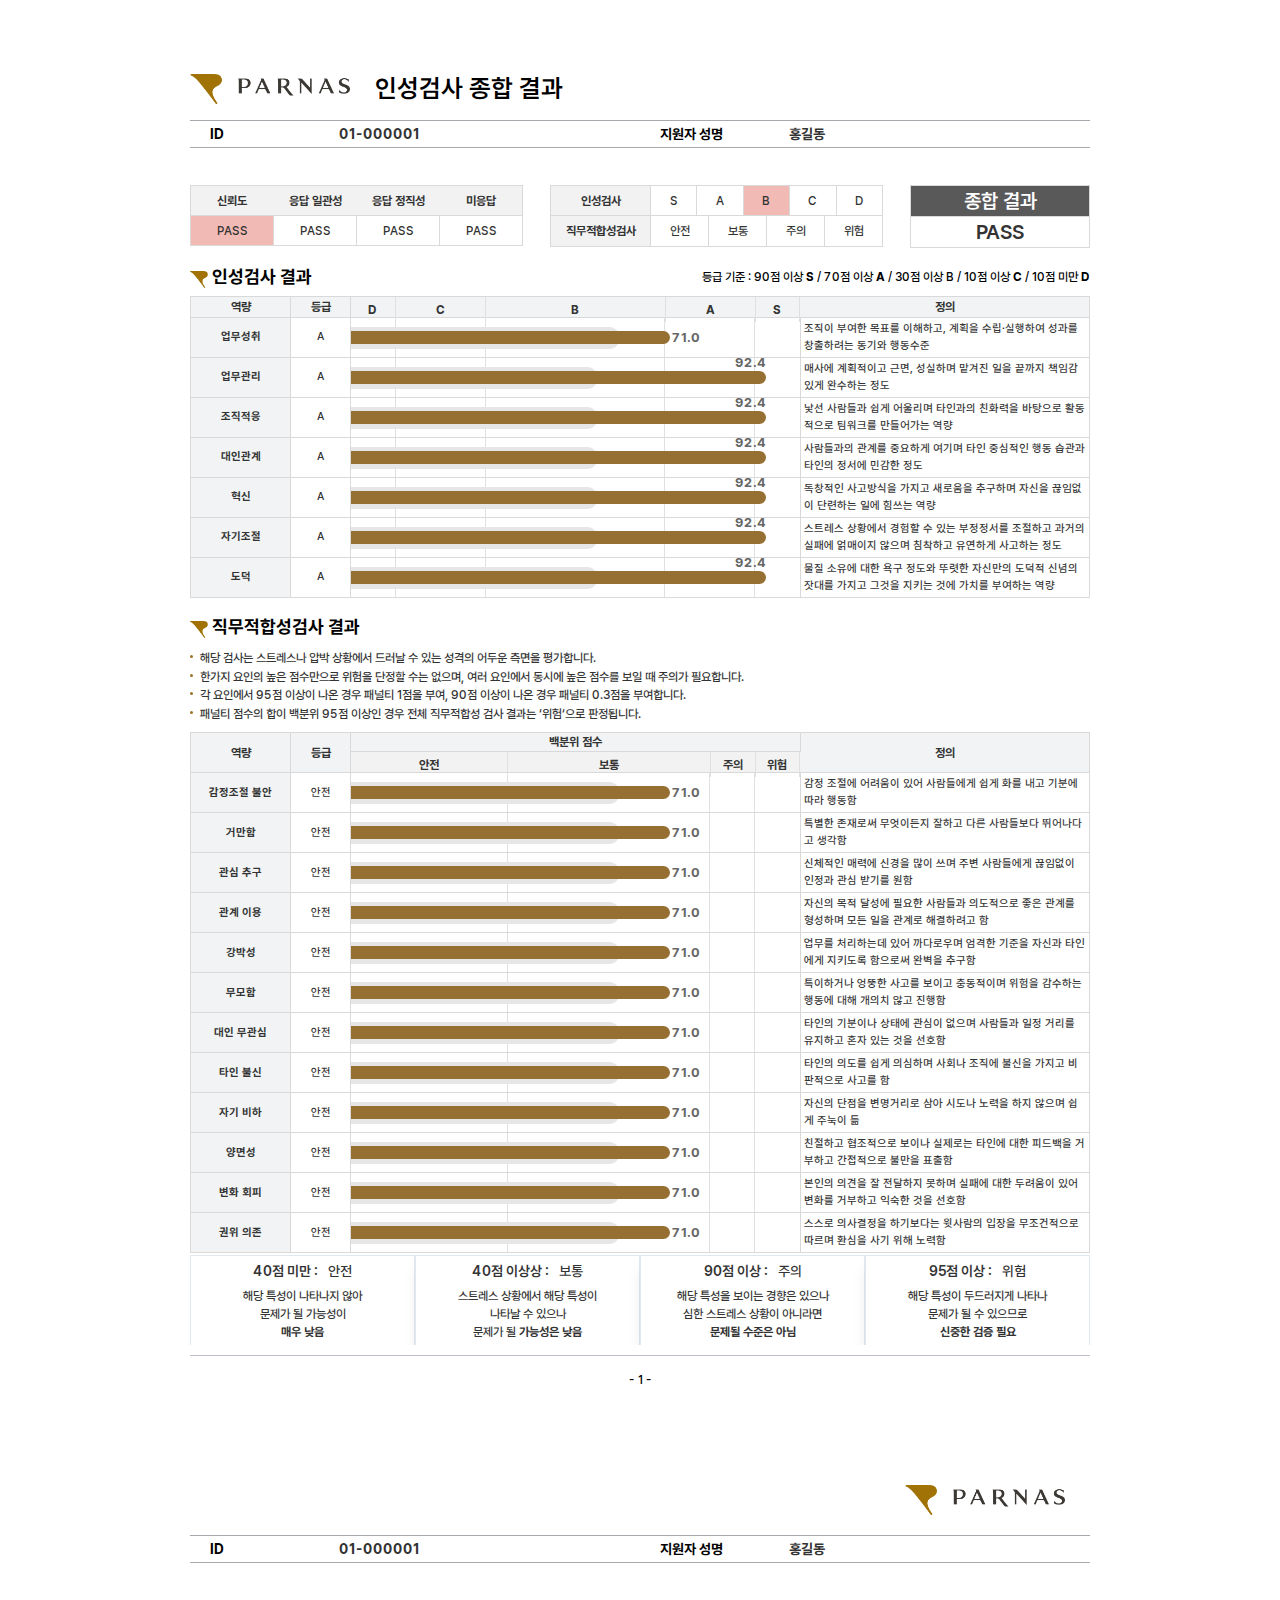
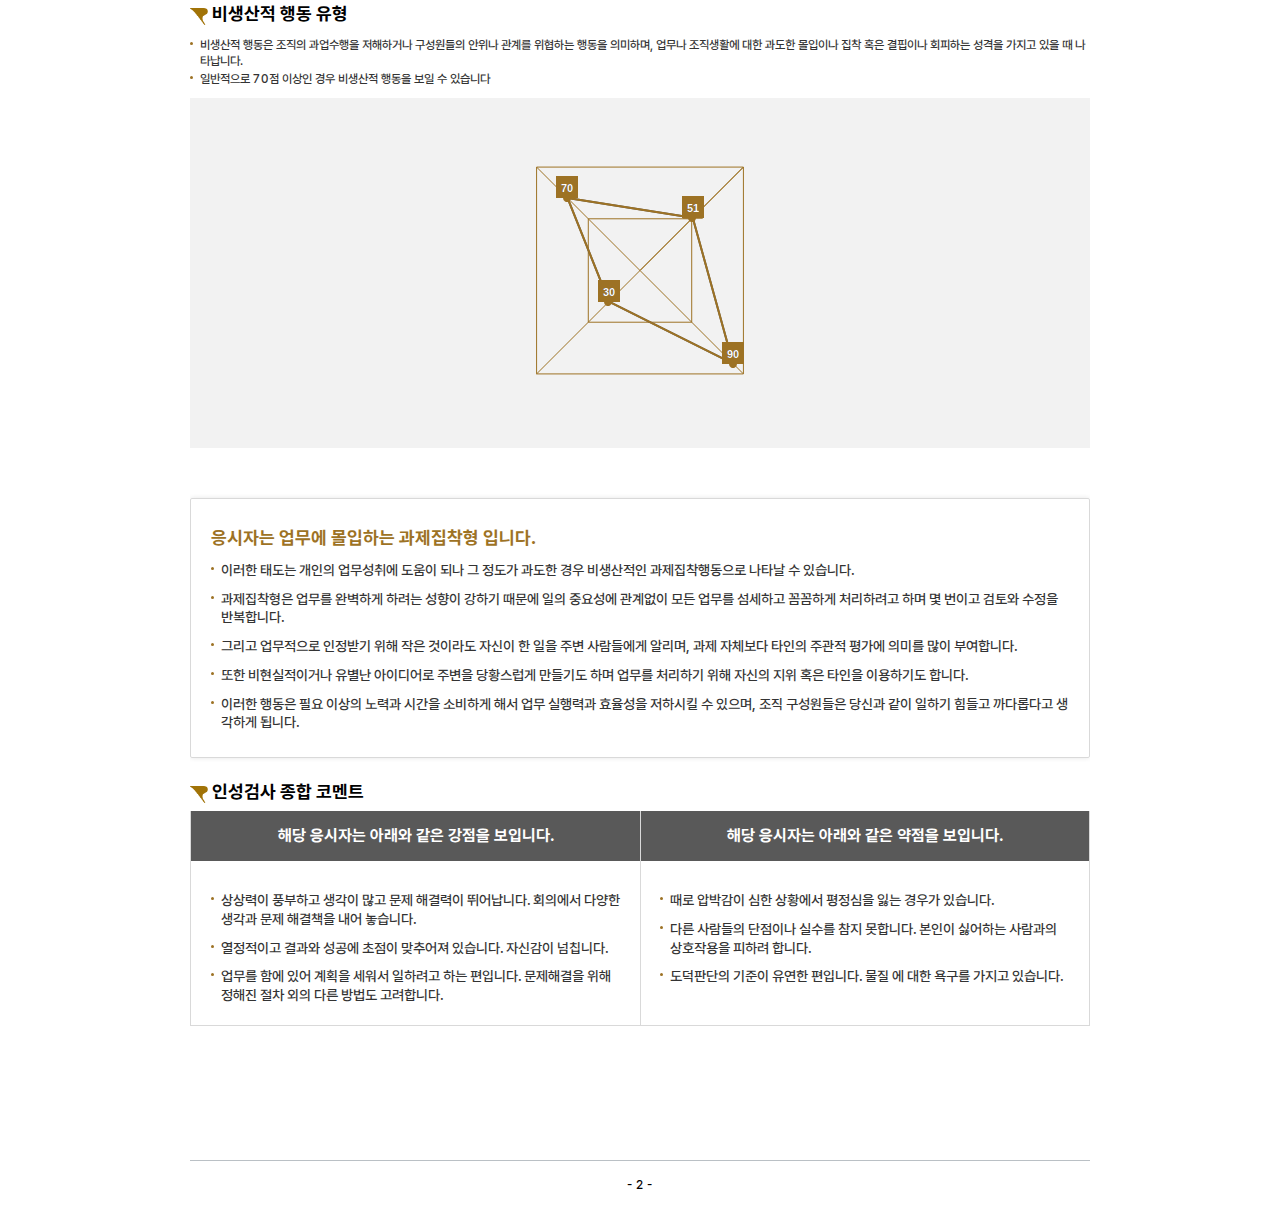
<file: index2.html>
<!DOCTYPE html>
<head>
	<meta http-equiv="Content-Type" content="text/html; charset=utf-8">
	<meta http-equiv="Content-Script-Type" content="text/javascript">
	<meta http-equiv="Content-Style-Type" content="text/css">
	<title>개인레포트</title>

	<script>//디버깅용
		// setTimeout(function(){location.reload();},5000*100); // 5000밀리초 = 5초
	</script>

	<link rel="stylesheet" type="text/css" href="./source/default.css">
	<link rel="stylesheet" type="text/css" href="./source/common.css">


	<!--공통-->
	<script src="./source/jquery.min.js"></script>
	<!-- '오비맥주 커스텀 -->

	<script src="./source/tools.common.js"></script>

	<script src="./source/waitMe.min.js" type="text/javascript"></script>

	<script src="./source/highcharts.js"></script>
	<script src="./source/highcharts-more.js"></script>
	<script src="./source/exporting.js"></script>
	<style>
		.--brisk-axd {
			filter: blur(4px);
			user-select: none;
		}
	</style>
</head>

<body class="">
	<form id="frmReport" name="frmReport" method="post"
		action="https://hrms.wiselection.com/tools/project/write/personal_report.asp">
		<input type="hidden" id="P_IDX" name="P_IDX" value="1077">
		<input type="hidden" id="PN_IDX" name="PN_IDX" value="2833">
		<input type="hidden" id="PS_IDX" name="PS_IDX" value="8295">
		<input type="hidden" id="PN_TITLE" name="PN_TITLE" value="온라인 인성검사">
		<input type="hidden" id="USER_SNs" name="USER_SNs" value="01-000647">
		<input type="hidden" id="MODE" name="MODE" value="">
		<!-- 우아한 형제들 -->
		<input type="hidden" id="arrUSER_NM" name="arrUSER_NM" value="">
		<input type="hidden" id="arrUSER_ID" name="arrUSER_ID" value="">
	</form>

	<div id="wrap">
		<style>
			.report121 {
				padding-bottom: 5px;
				line-height: 130%;
			}
		</style>
		<!-- page 1 STR -->
		<div id="page_layout">
			<div class="page_in">
				<div id="header" class="header">
					<div class="header_tit">
						<h1 class="page_title">인성검사 종합 결과</h1>
					</div>
					<div class="header_infor">
						<dl>
							<dt>ID</dt>
							<dd class="al_left">01-000001</dd>
						</dl>
						<dl>
							<dt>지원자 성명</dt>
							<dd class="al_left">홍길동</dd>
						</dl>
					</div>
				</div>
				<div id="container">
					<div class="section">
						<div class="result_grid">
							<div class="result_grid1 tb_style">
								<table>
									<thead>
										<tr>
											<th>신뢰도</th>
											<th>응답 일관성</th>
											<th>응답 정직성</th>
											<th>미응답</th>
										</tr>
									</thead>
									<tbody>
										<tr>
											<td class="aw_bg">PASS</td>
											<td>PASS</td>
											<td>PASS</td>
											<td>PASS</td>
										</tr>
									</tbody>
								</table>
							</div>
							<div class="result_grid2 tb_style2">
								<table>
									<colgroup>
										<col style="width: 100px;">
										<col style="width: calc((100% - 100px) / 5);">
										<col style="width: calc((100% - 100px) / 5);">
										<col style="width: calc((100% - 100px) / 5);">
										<col style="width: calc((100% - 100px) / 5);">
										<col style="width: calc((100% - 100px) / 5);">
									</colgroup>
									<tbody>
										<tr>
											<th>인성검사</th>
											<td>S</td>
											<td>A</td>
											<td class="aw_bg">B</td>
											<td>C</td>
											<td>D</td>
										</tr>
									</tbody>
								</table>
								<table class="bdt0">
									<colgroup>
										<col style="width: 100px;">
										<col style="width: calc((100% - 100px) / 4);">
										<col style="width: calc((100% - 100px) / 4);">
										<col style="width: calc((100% - 100px) / 4);">
										<col style="width: calc((100% - 100px) / 4);">
									</colgroup>
									<tbody>
										<tr class="bdt0">
											<th>직무적합성검사</th>
											<td>안전</td>
											<td>보통</td>
											<td>주의</td>
											<td>위험</td>
										</tr>
									</tbody>
								</table>
							</div>

							<div class="result_grid3">
								<table>
									<tbody>
										<tr>
											<th>종합 결과</th>
										</tr>
										<tr>
											<td>PASS</td>
										</tr>
									</tbody>
								</table>
							</div>
						</div>
					</div>

					<div class="section">
						<h2 class="page_title2">
							<strong>인성검사 결과</strong>
							<p class="notic-text">등급 기준 : 90점 이상 <b>S</b> / 70점 이상 <b>A</b> / 30점 이상 <b></b>B</b> / 10점 이상 <b>C</b> /
								10점 미만 <b>D</b></p>
						</h2>
						<div class="tb_style_score">
							<table class="">
								<colgroup>
									<col style="width: 100px;">
									<col style="width: 60px;">
									<col style="width: 450px;">
									<col>
								</colgroup>
								<thead>
									<tr class="bg-gray">
										<th>역량</th>
										<th class="bd_l1">등급</th>
										<th style="padding:0;" class="bd_l1">
											<div class="graph-container">
												<div>D</div>
												<div>C</div>
												<div>B</div>
												<div>A</div>
												<div>S</div>
											</div>
										</th>
										<th>정의</th>
									</tr>
								</thead>
								<tbody>
									<tr>
										<td class="bg-gray">업무성취</td>
										<td>A</td>
										<td class="graph-cell">
											<div class="grid-line">
												<div></div>
												<div></div>
												<div></div>
												<div></div>
												<div></div>
											</div>
											<div class="bar-wrapper">
												<div class="bar-gray" style="width: 60%;"></div>
												<div class="bar-brown" style="width: 71.0%;">
													<span class="score-text">71.0</span>
												</div>
											</div>
										</td>
										<td class="definition">조직이 부여한 목표를 이해하고, 계획을 수립·실행하여 성과를 창출하려는 동기와 행동수준</td>
									</tr>
									<tr>
										<td class="bg-gray">업무관리</td>
										<td>A</td>
										<td class="graph-cell">
											<div class="grid-line">
												<div></div>
												<div></div>
												<div></div>
												<div></div>
												<div></div>
											</div>
											<div class="bar-wrapper">
												<div class="bar-gray" style="width: 55%;"></div>
												<div class="bar-brown score-overflow" style="width: 92.4%;">
													<span class="score-text">92.4</span>
												</div>
											</div>
										</td>
										<td class="definition">매사에 계획적이고 근면, 성실하며 맡겨진 일을 끝까지 책임감 있게 완수하는 정도</td>
									</tr>

									<tr>
										<td class="bg-gray">조직적응</td>
										<td>A</td>
										<td class="graph-cell">
											<div class="grid-line">
												<div></div>
												<div></div>
												<div></div>
												<div></div>
												<div></div>
											</div>
											<div class="bar-wrapper">
												<div class="bar-gray" style="width: 55%;"></div>
												<div class="bar-brown score-overflow" style="width: 92.4%;">
													<span class="score-text">92.4</span>
												</div>
											</div>
										</td>
										<td class="definition">낯선 사람들과 쉽게 어울리며 타인과의 친화력을 바탕으로 활동적으로 팀워크를 만들어가는 역량</td>
									</tr>
									<tr>
										<td class="bg-gray">대인관계</td>
										<td>A</td>
										<td class="graph-cell">
											<div class="grid-line">
												<div></div>
												<div></div>
												<div></div>
												<div></div>
												<div></div>
											</div>
											<div class="bar-wrapper">
												<div class="bar-gray" style="width: 55%;"></div>
												<div class="bar-brown score-overflow" style="width: 92.4%;">
													<span class="score-text">92.4</span>
												</div>
											</div>
										</td>
										<td class="definition">사람들과의 관계를 중요하게 여기며 타인 중심적인 행동 습관과 타인의 정서에 민감한 정도</td>
									</tr>
									<tr>
										<td class="bg-gray">혁신</td>
										<td>A</td>
										<td class="graph-cell">
											<div class="grid-line">
												<div></div>
												<div></div>
												<div></div>
												<div></div>
												<div></div>
											</div>
											<div class="bar-wrapper">
												<div class="bar-gray" style="width: 55%;"></div>
												<div class="bar-brown score-overflow" style="width: 92.4%;">
													<span class="score-text">92.4</span>
												</div>
											</div>
										</td>
										<td class="definition">독창적인 사고방식을 가지고 새로움을 추구하며 자신을 끊임없이 단련하는 일에 힘쓰는 역량</td>
									</tr>
									<tr>
										<td class="bg-gray">자기조절</td>
										<td>A</td>
										<td class="graph-cell">
											<div class="grid-line">
												<div></div>
												<div></div>
												<div></div>
												<div></div>
												<div></div>
											</div>
											<div class="bar-wrapper">
												<div class="bar-gray" style="width: 55%;"></div>
												<div class="bar-brown score-overflow" style="width: 92.4%;">
													<span class="score-text">92.4</span>
												</div>
											</div>
										</td>
										<td class="definition">스트레스 상황에서 경험할 수 있는 부정정서를 조절하고 과거의 실패에 얽매이지 않으며 침착하고 유연하게 사고하는 정도</td>
									</tr>
									<tr>
										<td class="bg-gray">도덕</td>
										<td>A</td>
										<td class="graph-cell">
											<div class="grid-line">
												<div></div>
												<div></div>
												<div></div>
												<div></div>
												<div></div>
											</div>
											<div class="bar-wrapper">
												<div class="bar-gray" style="width: 55%;"></div>
												<div class="bar-brown score-overflow" style="width: 92.4%;">
													<span class="score-text">92.4</span>
												</div>
											</div>
										</td>
										<td class="definition">물질 소유에 대한 욕구 정도와 뚜렷한 자신만의 도덕적 신념의 잣대를 가지고 그것을 지키는 것에 가치를 부여하는 역량</td>
									</tr>
								</tbody>
							</table>
						</div>
					</div>

					<div class="section">
						<h2 class="page_title2">
							직무적합성검사 결과
						</h2>
						<ul class="list_sm_type">
							<li>해당 검사는 스트레스나 압박 상황에서 드러날 수 있는 성격의 어두운 측면을 평가합니다.</li>
							<li>한가지 요인의 높은 점수만으로 위험을 단정할 수는 없으며, 여러 요인에서 동시에 높은 점수를 보일 때 주의가 필요합니다.</li>
							<li>각 요인에서 95점 이상이 나온 경우 패널티 1점을 부여, 90점 이상이 나온 경우 패널티 0.3점을 부여합니다.</li>
							<li>패널티 점수의 합이 백분위 95점 이상인 경우 전체 직무적합성 검사 결과는 ‘위험‘으로 판정됩니다.</li>
						</ul>

						<div class="tb_style_score">
							<table class="v2">
								<colgroup>
									<col style="width: 100px;">
									<col style="width: 60px;">
									<col style="width: 450px;">
									<col>
								</colgroup>
								<thead>
									<tr class="bg-gray">
										<th rowspan="2">역량</th>
										<th rowspan="2" class="bd_l1">등급</th>
										<th class="bd_1">백분위 점수</th>
										<th rowspan="2">정의</th>
									</tr>
									<tr>
										<th style="padding:0;" class="bd_l1">
											<div class="graph-container">
												<div>안전</div>
												<div>보통</div>
												<div>주의</div>
												<div>위험</div>
											</div>
										</th>
									</tr>
								</thead>
								<tbody>
									<tr>
										<td class="bg-gray">감정조절 불안</td>
										<td>안전</td>
										<td class="graph-cell">
											<div class="grid-line">
												<div></div>
												<div></div>
												<div></div>
												<div></div>
											</div>
											<div class="bar-wrapper">
												<div class="bar-gray" style="width: 60%;"></div>
												<div class="bar-brown" style="width: 71.0%;">
													<span class="score-text">71.0</span>
												</div>
											</div>
										</td>
										<td class="definition">감정 조절에 어려움이 있어 사람들에게 쉽게 화를 내고 기분에 따라 행동함</td>
									</tr>
									<tr>
										<td class="bg-gray">거만함</td>
										<td>안전</td>
										<td class="graph-cell">
											<div class="grid-line">
												<div></div>
												<div></div>
												<div></div>
												<div></div>
											</div>
											<div class="bar-wrapper">
												<div class="bar-gray" style="width: 60%;"></div>
												<div class="bar-brown" style="width: 71.0%;">
													<span class="score-text">71.0</span>
												</div>
											</div>
										</td>
										<td class="definition">특별한 존재로써 무엇이든지 잘하고 다른 사람들보다 뛰어나다고 생각함</td>
									</tr>
									<tr>
										<td class="bg-gray">관심 추구</td>
										<td>안전</td>
										<td class="graph-cell">
											<div class="grid-line">
												<div></div>
												<div></div>
												<div></div>
												<div></div>
											</div>
											<div class="bar-wrapper">
												<div class="bar-gray" style="width: 60%;"></div>
												<div class="bar-brown" style="width: 71.0%;">
													<span class="score-text">71.0</span>
												</div>
											</div>
										</td>
										<td class="definition">신체적인 매력에 신경을 많이 쓰며 주변 사람들에게 끊임없이 인정과 관심 받기를 원함</td>
									</tr>
									<tr>
										<td class="bg-gray">관계 이용</td>
										<td>안전</td>
										<td class="graph-cell">
											<div class="grid-line">
												<div></div>
												<div></div>
												<div></div>
												<div></div>
											</div>
											<div class="bar-wrapper">
												<div class="bar-gray" style="width: 60%;"></div>
												<div class="bar-brown" style="width: 71.0%;">
													<span class="score-text">71.0</span>
												</div>
											</div>
										</td>
										<td class="definition">자신의 목적 달성에 필요한 사람들과 의도적으로 좋은 관계를 형성하며 모든 일을 관계로 해결하려고 함</td>
									</tr>
									<tr>
										<td class="bg-gray">강박성</td>
										<td>안전</td>
										<td class="graph-cell">
											<div class="grid-line">
												<div></div>
												<div></div>
												<div></div>
												<div></div>
											</div>
											<div class="bar-wrapper">
												<div class="bar-gray" style="width: 60%;"></div>
												<div class="bar-brown" style="width: 71.0%;">
													<span class="score-text">71.0</span>
												</div>
											</div>
										</td>
										<td class="definition">업무를 처리하는데 있어 까다로우며 엄격한 기준을 자신과 타인에게 지키도록 함으로써 완벽을 추구함</td>
									</tr>
									<tr>
										<td class="bg-gray">무모함</td>
										<td>안전</td>
										<td class="graph-cell">
											<div class="grid-line">
												<div></div>
												<div></div>
												<div></div>
												<div></div>
											</div>
											<div class="bar-wrapper">
												<div class="bar-gray" style="width: 60%;"></div>
												<div class="bar-brown" style="width: 71.0%;">
													<span class="score-text">71.0</span>
												</div>
											</div>
										</td>
										<td class="definition">특이하거나 엉뚱한 사고를 보이고 충동적이며 위험을 감수하는 행동에 대해 개의치 않고 진행함</td>
									</tr>
									<tr>
										<td class="bg-gray">대인 무관심</td>
										<td>안전</td>
										<td class="graph-cell">
											<div class="grid-line">
												<div></div>
												<div></div>
												<div></div>
												<div></div>
											</div>
											<div class="bar-wrapper">
												<div class="bar-gray" style="width: 60%;"></div>
												<div class="bar-brown" style="width: 71.0%;">
													<span class="score-text">71.0</span>
												</div>
											</div>
										</td>
										<td class="definition">타인의 기분이나 상태에 관심이 없으며 사람들과 일정 거리를 유지하고 혼자 있는 것을 선호함</td>
									</tr>
									<tr>
										<td class="bg-gray">타인 불신</td>
										<td>안전</td>
										<td class="graph-cell">
											<div class="grid-line">
												<div></div>
												<div></div>
												<div></div>
												<div></div>
											</div>
											<div class="bar-wrapper">
												<div class="bar-gray" style="width: 60%;"></div>
												<div class="bar-brown" style="width: 71.0%;">
													<span class="score-text">71.0</span>
												</div>
											</div>
										</td>
										<td class="definition">타인의 의도를 쉽게 의심하며 사회나 조직에 불신을 가지고 비판적으로 사고를 함</td>
									</tr>
									<tr>
										<td class="bg-gray">자기 비하</td>
										<td>안전</td>
										<td class="graph-cell">
											<div class="grid-line">
												<div></div>
												<div></div>
												<div></div>
												<div></div>
											</div>
											<div class="bar-wrapper">
												<div class="bar-gray" style="width: 60%;"></div>
												<div class="bar-brown" style="width: 71.0%;">
													<span class="score-text">71.0</span>
												</div>
											</div>
										</td>
										<td class="definition">자신의 단점을 변명거리로 삼아 시도나 노력을 하지 않으며 쉽게 주눅이 듦</td>
									</tr>
									<tr>
										<td class="bg-gray">양면성</td>
										<td>안전</td>
										<td class="graph-cell">
											<div class="grid-line">
												<div></div>
												<div></div>
												<div></div>
												<div></div>
											</div>
											<div class="bar-wrapper">
												<div class="bar-gray" style="width: 60%;"></div>
												<div class="bar-brown" style="width: 71.0%;">
													<span class="score-text">71.0</span>
												</div>
											</div>
										</td>
										<td class="definition">친절하고 협조적으로 보이나 실제로는 타인에 대한 피드백을 거부하고 간접적으로 불만을 표출함</td>
									</tr>
									<tr>
										<td class="bg-gray">변화 회피</td>
										<td>안전</td>
										<td class="graph-cell">
											<div class="grid-line">
												<div></div>
												<div></div>
												<div></div>
												<div></div>
											</div>
											<div class="bar-wrapper">
												<div class="bar-gray" style="width: 60%;"></div>
												<div class="bar-brown" style="width: 71.0%;">
													<span class="score-text">71.0</span>
												</div>
											</div>
										</td>
										<td class="definition">본인의 의견을 잘 전달하지 못하며 실패에 대한 두려움이 있어 변화를 거부하고 익숙한 것을 선호함</td>
									</tr>
									<tr>
										<td class="bg-gray">권위 의존</td>
										<td>안전</td>
										<td class="graph-cell">
											<div class="grid-line">
												<div></div>
												<div></div>
												<div></div>
												<div></div>
											</div>
											<div class="bar-wrapper">
												<div class="bar-gray" style="width: 60%;"></div>
												<div class="bar-brown" style="width: 71.0%;">
													<span class="score-text">71.0</span>
												</div>
											</div>
										</td>
										<td class="definition">스스로 의사결정을 하기보다는 윗사람의 입장을 무조건적으로 따르며 환심을 사기 위해 노력함</td>
									</tr>
								</tbody>
							</table>
						</div>
						<div class="status-card-area">
							<div class="status-card">
								<div class="status-header">
									<span class="text">40점 미만 :</span>
									<span class="badge-safe">안전</span>
								</div>
								<div class="status-desc">
									해당 특성이 나타나지 않아<br>
									문제가 될 가능성이 <br><strong>매우 낮음</strong>
								</div>
							</div>
							
							<div class="status-card">
								<div class="status-header">
									<span class="text">40점 이상상 :</span>
									<span class="badge-safe">보통</span>
								</div>
								<div class="status-desc">
									스트레스 상황에서 해당 특성이<br>
									나타날 수 있으나<br>
									문제가 될 <strong>가능성은 낮음</strong>
								</div>
							</div>
							<div class="status-card">
								<div class="status-header">
									<span class="text">90점 이상 : </span>
									<span class="badge-safe">주의</span>
								</div>
								<div class="status-desc">
									해당 특성을 보이는 경향은 있으나<br>
									심한 스트레스 상황이 아니라면<br>
									<b>문제될 수준은 아님</b>
								</div>
							</div>
							<div class="status-card">
								<div class="status-header">
									<span class="text">95점 이상 : </span>
									<span class="badge-safe">위험</span>
								</div>
								<div class="status-desc">
									해당 특성이 두드러지게 나타나<br>
									문제가 될 수 있으므로<br>
									<b>신중한 검증 필요</b>
								</div>
							</div>

						</div>
					</div>
				</div>
				<div id="footer">
					<p>- 1 -</p>
				</div>
			</div>
		</div>
		<!-- page 1 END -->

		<!-- page 2 STR -->
		<div id="page_layout" style="break-before:always;">
			<div class="page_in">
				<div id="header" class="header">
					<div class="header_tit">
						<h1 class="page_title sol"></h1>
					</div>
					<div class="header_infor">
						<dl>
							<dt>ID</dt>
							<dd class="al_left">01-000001</dd>
						</dl>
						<dl>
							<dt>지원자 성명</dt>
							<dd class="al_left">홍길동</dd>
						</dl>
					</div>
				</div>
				<div id="container">
					<div class="section">
						<h2 class="page_title2">비생산적 행동 유형</h2>
						<ul class="list_sm_type">
							<li>비생산적 행동은 조직의 과업수행을 저해하거나 구성원들의 안위나 관계를 위협하는 행동을 의미하며, 업무나 조직생활에 대한 과도한 몰입이나 집착 혹은 결핍이나 회피하는 성격을 가지고 있을
								때 나타납니다. </li>
							<li>일반적으로 70점 이상인 경우 비생산적 행동을 보일 수 있습니다</li>
						</ul>





						


						<div class="graph_diamond_areaNNN" style="height:350px;">
							<span style="color: rgb(255, 0, 0); ">
								<div id="divSpiderChartParnas_01-000647_P0180"
									style="min-width: 350px; max-width: 900px; height: 350px; margin: 0 0" data-highcharts-chart="0">
									
								</div>
							</span>
						</div>

						<div class="list_box_type">
							<h4>응시자는 업무에 몰입하는 과제집착형 입니다.</h4>
							<ul class="list_md_type">
								<li>이러한 태도는 개인의 업무성취에 도움이 되나 그 정도가 과도한 경우 비생산적인 과제집착행동으로 나타날 수 있습니다.</li>
								<li>과제집착형은 업무를 완벽하게 하려는 성향이 강하기 때문에 일의 중요성에 관계없이 모든 업무를 섬세하고 꼼꼼하게 처리하려고 하며 몇 번이고 검토와 수정을 반복합니다. </li>
								<li>그리고 업무적으로 인정받기 위해 작은 것이라도 자신이 한 일을 주변 사람들에게 알리며, 과제 자체보다 타인의 주관적 평가에 의미를 많이 부여합니다. </li>
								<li>또한 비현실적이거나 유별난 아이디어로 주변을 당황스럽게 만들기도 하며 업무를 처리하기 위해 자신의 지위 혹은 타인을 이용하기도 합니다.</li>
								<li>이러한 행동은 필요 이상의 노력과 시간을 소비하게 해서 업무 실행력과 효율성을 저하시킬 수 있으며, 조직 구성원들은 당신과 같이 일하기 힘들고 까다롭다고 생각하게 됩니다.</li>
							</ul>
						</div>
					</div>

					<div class="section">
						<h2 class="page_title2">인성검사 종합 코멘트</h2>
						<div class="comment_area">
							<div class="comment_item">
								<strong>해당 응시자는 아래와 같은 강점을 보입니다.</strong>
								<ul>
									<li>상상력이 풍부하고 생각이 많고 문제 해결력이 뛰어납니다. 회의에서 다양한 생각과 문제 해결책을 내어 놓습니다.</li>
									<li>열정적이고 결과와 성공에 초점이 맞추어져 있습니다. 자신감이 넘칩니다.</li>
									<li>업무를 함에 있어 계획을 세워서 일하려고 하는 편입니다. 문제해결을 위해 정해진 절차 외의 다른 방법도 고려합니다.</li>
								</ul>
							</div>
							<div class="comment_item">
								<strong>해당 응시자는 아래와 같은 약점을 보입니다.</strong>
								<ul>
									<li>때로 압박감이 심한 상황에서 평정심을 잃는 경우가 있습니다.</li>
									<li>다른 사람들의 단점이나 실수를 참지 못합니다. 본인이 싫어하는 사람과의 상호작용을 피하려 합니다.</li>
									<li>도덕판단의 기준이 유연한 편입니다. 물질 에 대한 욕구를 가지고 있습니다.</li>
								</ul>
							</div>
						</div>
					</div>



				</div>
				<div id="footer" style="margin-top: 0px;">
					<p>- 2 -</p>
				</div>
			</div>
		</div>
		<!-- page 2 END -->


<script>

USER_SN  = "01-000647";
tw_code = "P0180";

var strSpiGrp="<div id='divSpiderChartParnas_"+USER_SN+"_"+tw_code+"'></div>";
$("#wrap").append(strSpiGrp);

var arrTitle_SpiderChartParnas=[];
var arrData_SpiderChartParnas=[];

arrTitle_SpiderChartParnas=['','','',''];
arrData_SpiderChartParnas = [51,90,30,70]

SpiderChartParnas("divSpiderChartParnas_"+USER_SN+"_"+tw_code,arrTitle_SpiderChartParnas,arrData_SpiderChartParnas);


function SpiderChartParnas(obj_id,arr_title,arr_data){
	
 Highcharts.chart(obj_id, {

     chart: {
         polar: true,
         type: 'line',
         backgroundColor: '#F2F2F2',
         plotBackgroundImage: 'http://hrms.wiselection.com/resources/report/wicat_a/images/bar_graph_bg7.png',

		 events: {
				render: function () {
					const chart = this;
					const targetStroke = '#9D7224';
					const targetWidth  = 2;

					chart.series.forEach(s => {
						if (s.graph) {
							s.graph.attr({
							stroke: targetStroke,
							'stroke-width': targetWidth,
							'stroke-linejoin': 'round'
							});
						}
						if (s.tracker) {
							s.tracker.attr({
							stroke: '#9D7224',
							'stroke-width': 2
							});
						}
					});
				}
      }
     },
     title: {
         text: '',
         x: -80
     },
     pane: {
         size: '90%',
		 startAngle:45,//전체 로테이트
     },
     xAxis: {
         categories:arr_title,
         tickmarkPlacement: 'on',
         lineWidth: 0,
         gridLineColor: '#9D7224',
         useHtml: true,
         labels: {
          style : {'fontSize': '18px', 'font-weight': ':bold'}
         }
     },
     yAxis: {
         gridLineInterpolation: 'polygon',
         lineWidth: 0,
         min: 0,
         max: 100,
         gridLineColor: '#9D7224',
		 labels: 'off'
     },
     tooltip: {
         shared: true,
         pointFormat: '<span style=color:{series.color}>{series.name}: <b>{point.y:,.0f}</b><br/>'
     },
     legend: {
         enabled: false,
         align: 'right',
         verticalAlign: 'top',
         y: 70,
         layout: 'vertical'
     },
     plotOptions: {
             line: {
                 dataLabels: {
                     enabled: true,
					 backgroundColor: '#9D7224',
					 style:{'color':'#FFFFFF', 'fontSize': '11px', 'fontWeight': 'bold', 'textOutline': '0px contrast'}
                 }, animation: false
             },

        },
     exporting: {
                     enabled: false
        },
     credits: {
                     enabled: false
        },
     series: [{
         name: '점수',
         data: arr_data,
         pointPlacement: 'off',
         color: '#9D7224',
		 		 lineColor: '#9D7224',
         lineWidth: 2
     }]
 });
}
</script>
</body>

</html>
</file>
<file: source/default.css>
@charset "utf-8";

@font-face {
	font-family: 'Pretendard';
	font-weight: 700;
	font-display: swap;
	src: local('Pretendard Bold'), url(./font/woff2/Pretendard-Bold.woff2) format('woff2'), url(./font/woff/Pretendard-Bold.woff) format('woff');
}

@font-face {
	font-family: 'Pretendard';
	font-weight: 600;
	font-display: swap;
	src: local('Pretendard SemiBold'), url(./font/woff2/Pretendard-SemiBold.woff2) format('woff2'), url(./font/woff/Pretendard-SemiBold.woff) format('woff');
}

@font-face {
	font-family: 'Pretendard';
	font-weight: 500;
	font-display: swap;
	src: local('Pretendard Medium'), url(./font/woff2/Pretendard-Medium.woff2) format('woff2'), url(./font/woff/Pretendard-Medium.woff) format('woff');
}

@font-face {
	font-family: 'Pretendard';
	font-weight: 400;
	font-display: swap;
	src: local('Pretendard Regular'), url(./font/woff2/Pretendard-Regular.woff2) format('woff2'), url(./font/woff/Pretendard-Regular.woff) format('woff');
}



/* defalut */
html, body, address, blockquote, div, dl, form, h1, h2, h3, h4, h5, h6, ol, p, pre, table, ul,
dd, dt, li, tbody, td, tfoot, th, thead, tr, button, del, ins, map, object,
a, abbr, acronym, b, bdo, big, br, cite, code, dfn, em, i, img, kbd, q, samp, small, span,
strong, sub, sup, tt, var, legend, fieldset {margin:0;padding:0;font-family:"Pretendard", Malgun Gothic,'malgun',"돋움",Dotum,Arial,sans-serif;}

dl,ul,li {list-style:none;line-height: 100%;}
img {/*max-width:100%;*/height:auto;vertical-align:top;border:0 none;}
table {border-collapse:collapse;border-spacing:0;}
caption {width:0px;height:0px;line-height:0;overflow:hidden;font-size:0px;visibility:hidden;}
fieldset {border:0 none;}

a {color:#333;text-decoration:none;}
a:hover {text-decoration:none;}
button {border:0 none;background:none;cursor:pointer;}

html,body {line-height:150%;font-size:14px;font-family: "Pretendard", Malgun Gothic,'malgun',"돋움",Dotum,Arial,sans-serif;color:#333;letter-spacing:0em;}

table,input,textarea,select,legend {
	font-family:"Pretendard", Malgun Gothic,'malgun',"돋움",Dotum,Arial,sans-serif;
	font-size:12px;color:#333;
}
pre {
	font-family:"Pretendard", Malgun Gothic,'malgun',"돋움",Dotum,Arial,sans-serif;
	font-size:14px;color:#333;
}
code {font:inherit;}
* { box-sizing: border-box; }
</file>
<file: source/common.css>
@charset "utf-8";
@page { size:a4; page-break-after:always; }
*{margin:0; padding:0;}

/* base */
body{margin:0;color:#333;font-style:normal;font-size:14px;font-family:"Pretendard", Malgun Gothic,'malgun',"돋움",Dotum,Arial,sans-serif;line-height:1.5; font-weight: 500;}
form, fieldset, img{margin:0;padding:0;border:0;vertical-align:top;color:#333;}
address, caption, em{font-style:normal;}
a{text-decoration:none;color:#333;}
a:hover{text-decoration:underline;color:#4651AE;}
input, select, textarea{color:#333;border:1px solid #d2d2d2;vertical-align:middle;}
table{border-collapse:collapse;border-spacing:0;}
*html .png24{tmp:expression(setPng24(this));}/*스크립트 선언 후 사용*/
.clx:after{display:inline-block;content:'';overflow:hidden;clear:both;}
/* common */
#page_layout{margin:0 auto; width:1000px;height:1415px;}
#page_layout .page_in{padding:70px 50px 0;}

#header {height:90px;}
.header_tit{height:50px;overflow:hidden;}
.header_tit .page_title{float:left;font-weight:600;font-size:25px;color:#000;background: url(./logo.png) no-repeat 0 50%;background-size: auto 30px;}
.header_tit .page_title.sol{float: right;font-size: 0;height: 30px;width: 185px;padding-left: 0;}
.header_tit .page_title{padding-left: 185px;}
.bx_blue{display:block;padding:3px 10px 10px;background:#1561ae;border-radius:5px;font-weight:700;color:#fff;line-height: 110%}
.header_tit .bx_blue{float:right;margin-top:20px;padding:3px 10px 4px;background:#1561ae;border-radius:5px;font-size:16px;color:#fff;}
.header_infor{height:28px;border-top:1px solid #a6aaae;border-bottom:1px solid #a6aaae;color:#333;overflow: hidden;}
.header_infor dl{float:left;width:50%;padding-left: 20px;}
.header_infor dl dt{width:30%;text-align: left;line-height:26px;font-size:14px;color:#000;float:left}
.header_infor dl dt.sm{width: 10%;}
.header_infor dl dd{width:70%;text-align: left;line-height:26px;font-size:14px;color:#000;float: left;}
.header_infor dl dt{font-weight:700;}
.header_infor dl dd {font-weight:700;color:#333;}

#footer{height:60px;margin-top:10px;box-sizing:border-box;}
#footer p{padding-top:15px;border-top:1px solid #bac0c5;text-align:center;font-size:12px;color:#010101;}

/*면접에......whpark*/
#container {position:relative;margin-top:25px;overflow:hidden;}
#container {height:1160px;}
/*#container :not(#divTabViewArea #container) {height:1160px;}*/
#container_score {position:relative;height:1730px;margin-top:25px;overflow:hidden;}
/* container */
.section{clear:both;}
.section ~ .section{margin-top:15px;}

/* 제목 */
.page_title2 {padding:0 0 6px 22px;font-size:18px; color:#000;overflow: hidden;background: url(./tit.png) no-repeat 0 50%;background-size: auto 17px;}
.page_title2 .notic-text{float:right;font-size: 12px;font-weight: 500;padding-top: 5px;}
.page_title2 + p{margin-bottom:5px}
.section_tit {padding-bottom:15px;font-size: 20px;font-weight:800; } /* h3 */

.lst_type {margin-top:10px;clear:both;}
.lst_type li{font-size:12px;}


/* table */
.tb_style{width:100%;}
.tb_style table{table-layout:fixed;width:100%;border-collapse: collapse; border-spacing: 0;font-size:12px;border:1px solid #D9D9D9;}
.tb_style table thead{background-color: #F2F2F2;}
.tb_style table tbody{}
.tb_style table tbody td{padding: 5px;border:1px solid #D9D9D9;text-align: center;}
.tb_style table tbody td.aw_bg{background-color: #F2BAB4;}

.tb_style2{width:100%;}
.tb_style2 table{table-layout:fixed;width:100%;border-collapse: collapse; border-spacing: 0;font-size:12px;border:1px solid #D9D9D9;}

.tb_style2 table tbody th{background-color: #F2F2F2;}
.tb_style2 table tbody td{padding: 5px;border:1px solid #D9D9D9;text-align: center;}
.tb_style2 table tbody td.aw_bg{background-color: #F2BAB4;}

.tb_style2 table.bdt0{border-top: 0;}
.tb_style2 table tbody tr.bdt0 td{border-top: 0}


.highcharts-label-box.highcharts-data-label-box{
    fill: #9D7224 !important;
}

.highcharts-series .highcharts-graph{
    stroke: #595959 !important;
}

.list_box_type{
    border: 1px solid #D9D9D9;
    border-radius: 2px;
    box-shadow: 0 0 5px 0 rgba(0, 0, 0, 0.1);
    padding: 25px 20px;
    margin-bottom: 20px;
    margin-top: 50px;
}
.list_box_type h4{
    font-size: 18px;
    font-weight: 700;
    margin-bottom: 10px;
    color: #9D7224;
}
.list_md_type{
    font-size: 18px;
    line-height: 1.4;
}
.list_md_type li{
    position: relative;
    padding-left: 10px;
    font-size: 14px;
    line-height: 1.34;
}
.list_md_type li+li{
    margin-top: 10px;
}
.list_md_type li::before{
    content: '';
    position: absolute;
    left: 0;
    top: 6px;
    width: 3px;
    height: 3px;
    background-color: #9D7224;
    border-radius: 50%;
}

.comment_area{
    overflow: hidden;
    border: 1px solid #D9D9D9;
    border-top: 0;
    position: relative;
}

.comment_area::before{
    content: '';
    position: absolute;
    left: 50%;
    top: 0;
    width: 1px;
    height: 100%;
    background-color: #D9D9D9;
}
.comment_item{
    float: left;
    width: 50%;
}

.comment_item strong{
    display: block;
    font-size: 16px;
    font-weight: 700;
    margin-bottom: 10px;
    color: #fff;
    text-align: center;
    background-color: #595959;
    padding: 13px 0;
}
.comment_item ul{
    padding: 20px;
    font-size: 14px;
}
.comment_item ul li{
    position: relative;
    padding-left: 10px;
    font-size: 14px;
    line-height: 1.34;
}
.comment_item ul li+li{
    margin-top: 10px;
}
.comment_item ul li::before{
    content: '';
    position: absolute;
    left: 0;
    top: 6px;
    width: 3px;
    height: 3px;
    border-radius: 50%;
    background-color: #9D7224;
}

.list_sm_type{
    padding: 5px 0 10px;
}
.list_sm_type li{
    position: relative;
    padding-left: 10px;
    font-size: 12px;
    line-height: 1.3;
}
.list_sm_type li+li{margin-top: 3px;}
.list_sm_type li::before{
    content: '';
    position: absolute;
    left: 0;
    top: 4px;
    width: 3px;
    height: 3px;
    background-color: #9D7224;
    border-radius: 50%;
}

.result_grid{
    overflow: hidden;
}
.result_grid1{
    float: left;
    width: 37%;
    margin-right: 3%;
    box-sizing: border-box;
}
.result_grid2{
    float: left;
    width: 37%;
    margin-right: 3%;
    box-sizing: border-box;
}
.result_grid3{
    width: 20%;
    float: left;
}

.result_grid1 table th,
.result_grid1 table td{
    height: 30px;
}

.result_grid2 table th,
.result_grid2 table td{
    height: 30px;
}
.result_grid3{}
.result_grid3 table{table-layout:fixed;width:100%;border-collapse: collapse; border-spacing: 0;font-size:13px;border:1px solid #D9D9D9;}
.result_grid3 table th{text-align: center;background-color: #595959;color: #fff;font-size: 20px;font-weight:600;height: 15px;}
.result_grid3 table td{border:1px solid #D9D9D9;text-align: center;font-size: 20px;font-weight: 600;height: 15px;}


.bg-gray { background-color: #f1f3f5; font-weight: bold; }

.graph-container {
    display: grid;
    grid-template-columns: 10% 20% 40% 20% 10%;
    position: relative;
    height: 20px;
    padding: 0;
    border: none;
}
.v2 .graph-container{
    grid-template-columns: 35% 45% 10% 10%;
}
/* td 라인이 그래프 배경을 뚫고 보이도록 설정 */
.graph-cell { padding: 0; position: relative; }
.grid-line {
    position: absolute;
    top: 0; left: 0; right: 0; bottom: 0;
    display: grid;
    grid-template-columns: 10% 20% 40% 20% 10%;
    pointer-events: none;
}
.v2 .grid-line{
    grid-template-columns: 35% 45% 10% 10%;
}
.grid-line div { border-right: 1px solid #e0e0e0; height: 100%; }
.grid-line div:last-child { border-right: none; }

/* 4. 그래프 바 스타일 */
.bar-wrapper {
    position: absolute;
    top: 50%; left: 0;
    transform: translateY(-50%);
    width: 100%;
    height: 22px;
    z-index: 1;
}

/* 회색 배경 바 (내부 계산 수치용) */
.bar-gray {
    position: absolute;
    height: 100%;
    background-color: #e6e6e6;
    border-radius: 0 12px 12px 0;
    z-index: 1;
}

/* 갈색 메인 바 (결과 수치용) */
.bar-brown {
    position: absolute;
    height: 60%;
    top: 20%;
    background-color: #966f33;
    border-radius: 0 12px 12px 0;
    z-index: 2;
    display: flex;
    align-items: center;
}

/* 5. 점수 라벨 위치 설정 */
.score-text {
    position: absolute;
    right: -30px; /* 바 오른쪽에 위치 */
    font-size: 13px;
    font-weight: bold;
    color: #666;
}

/* 점수가 너무 높아 정의 칸으로 넘어갈 때 (예: 85점 이상) */
/* 해당 바에 .score-overflow 클래스를 추가하면 위로 올라갑니다 */
.score-overflow .score-text {
    right: 0;
    top: -18px;
}
.tb_style_score table{table-layout:fixed;width:100%;border-collapse: collapse; border-spacing: 0;font-size:12px;border:1px solid #D9D9D9;}
.tb_style_score table thead{background-color: #F2F2F2;}
.tb_style_score table tbody{}
.tb_style_score table tbody td{padding: 3px;border:1px solid #D9D9D9;text-align: center;font-size: 11px;}


/* 정의 칸 텍스트 정렬 */
.definition { text-align: left !important; font-size: 12px; line-height: 1.5; padding: 10px 15px; }

.graph-container div{
    /* display: grid; grid-template-columns: 10% 15% 35% 25% 15%; height: 35px; align-items: center; */
    display: flex;
    align-items: center;
    justify-content: center;
    height: 25px;
    border-right: 1px solid #e0e0e0;
}

.bd_l1{border-left: 1px solid #D9D9D9 !important;}
.bd_1{border-right: 1px solid #D9D9D9 !important;border-left: 1px solid #D9D9D9 !important;border-bottom: 1px solid #D9D9D9 !important;}

.status-card-area{
    overflow: hidden;
    margin-top: 2px;
}

.status-card {
    float: left;
    width: 25%;
    padding:5px;
    background-color: #fff;
    border: 1px solid #e2e8f0;
    box-shadow: 0 10px 15px -3px rgba(0, 0, 0, 0.1);
}



.status-header {
    display: flex;
    align-items: center;
    justify-content: center;
    gap: 10px;
    margin-bottom: 5px;
}

.status-header .text {
    font-size:14px;
    font-weight: 600;
}

.status-desc {
    font-size: 12px;
    text-align: center;
}
</file>
